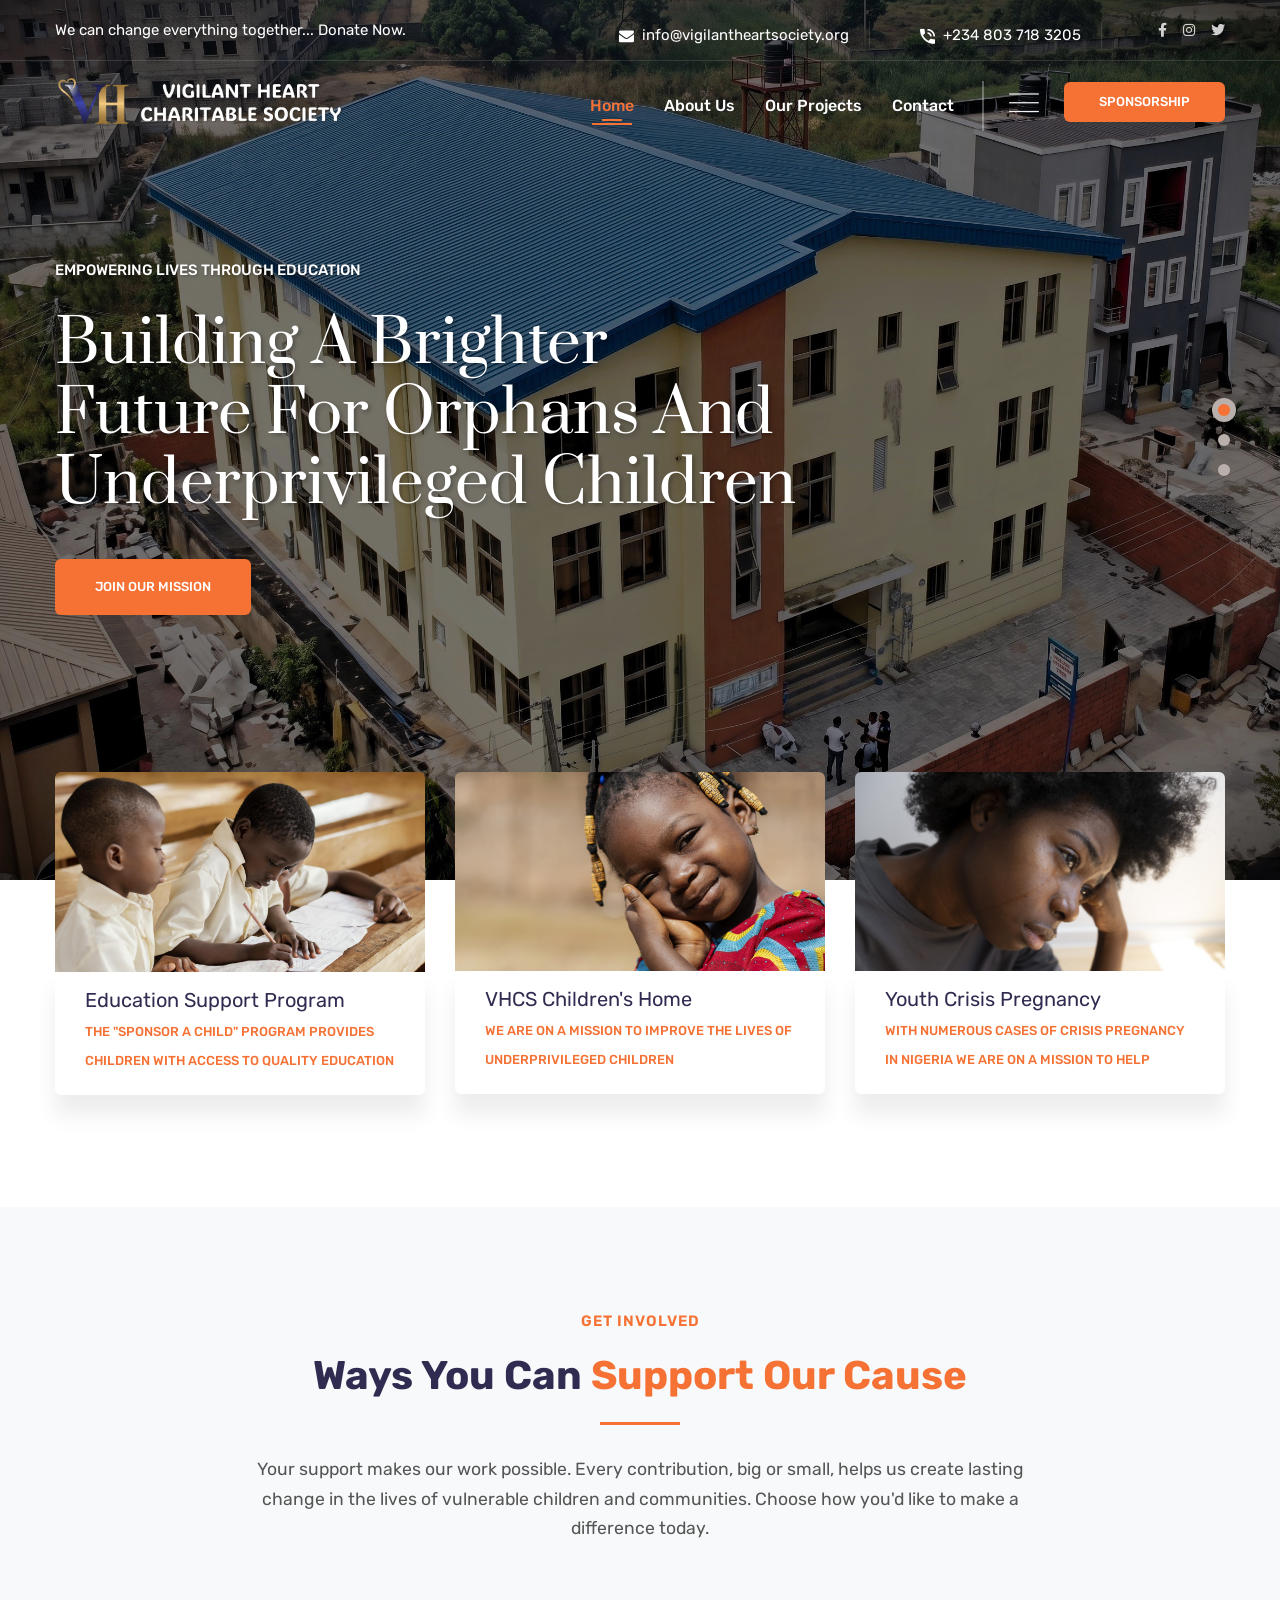
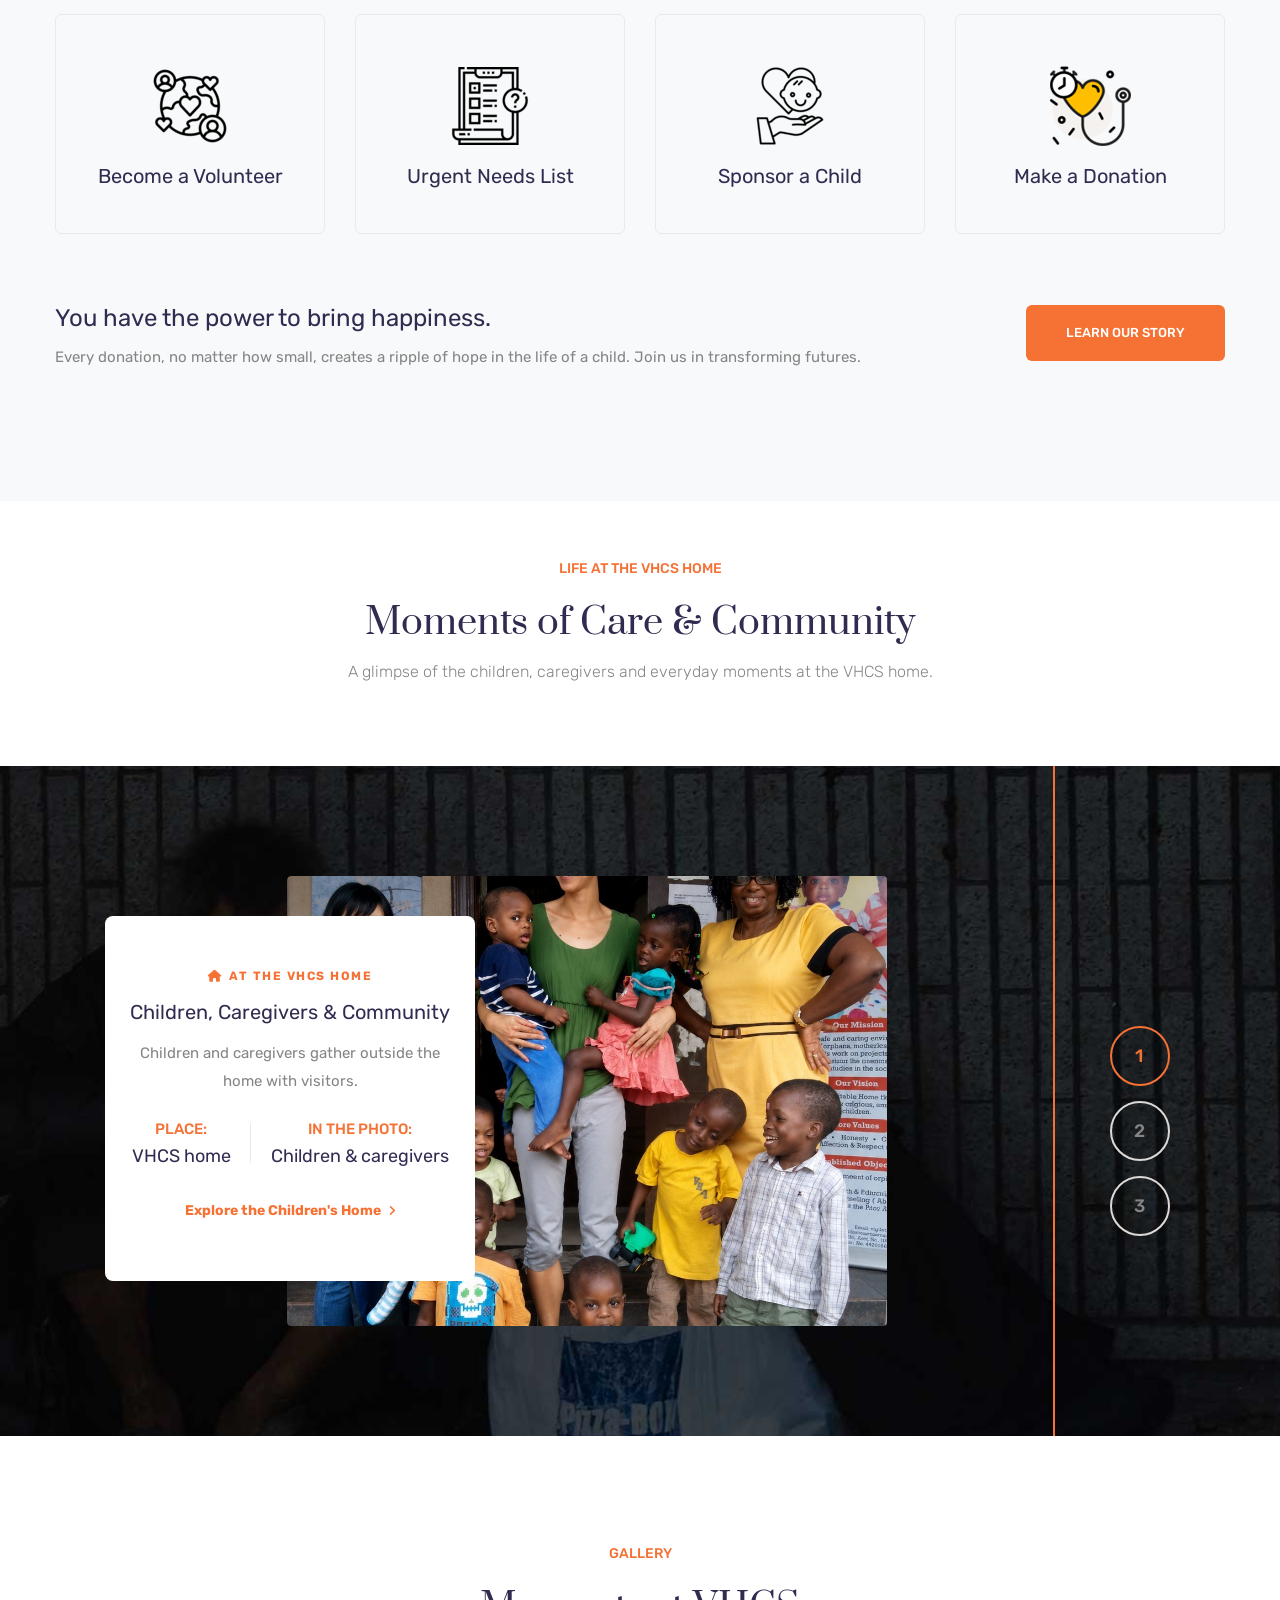
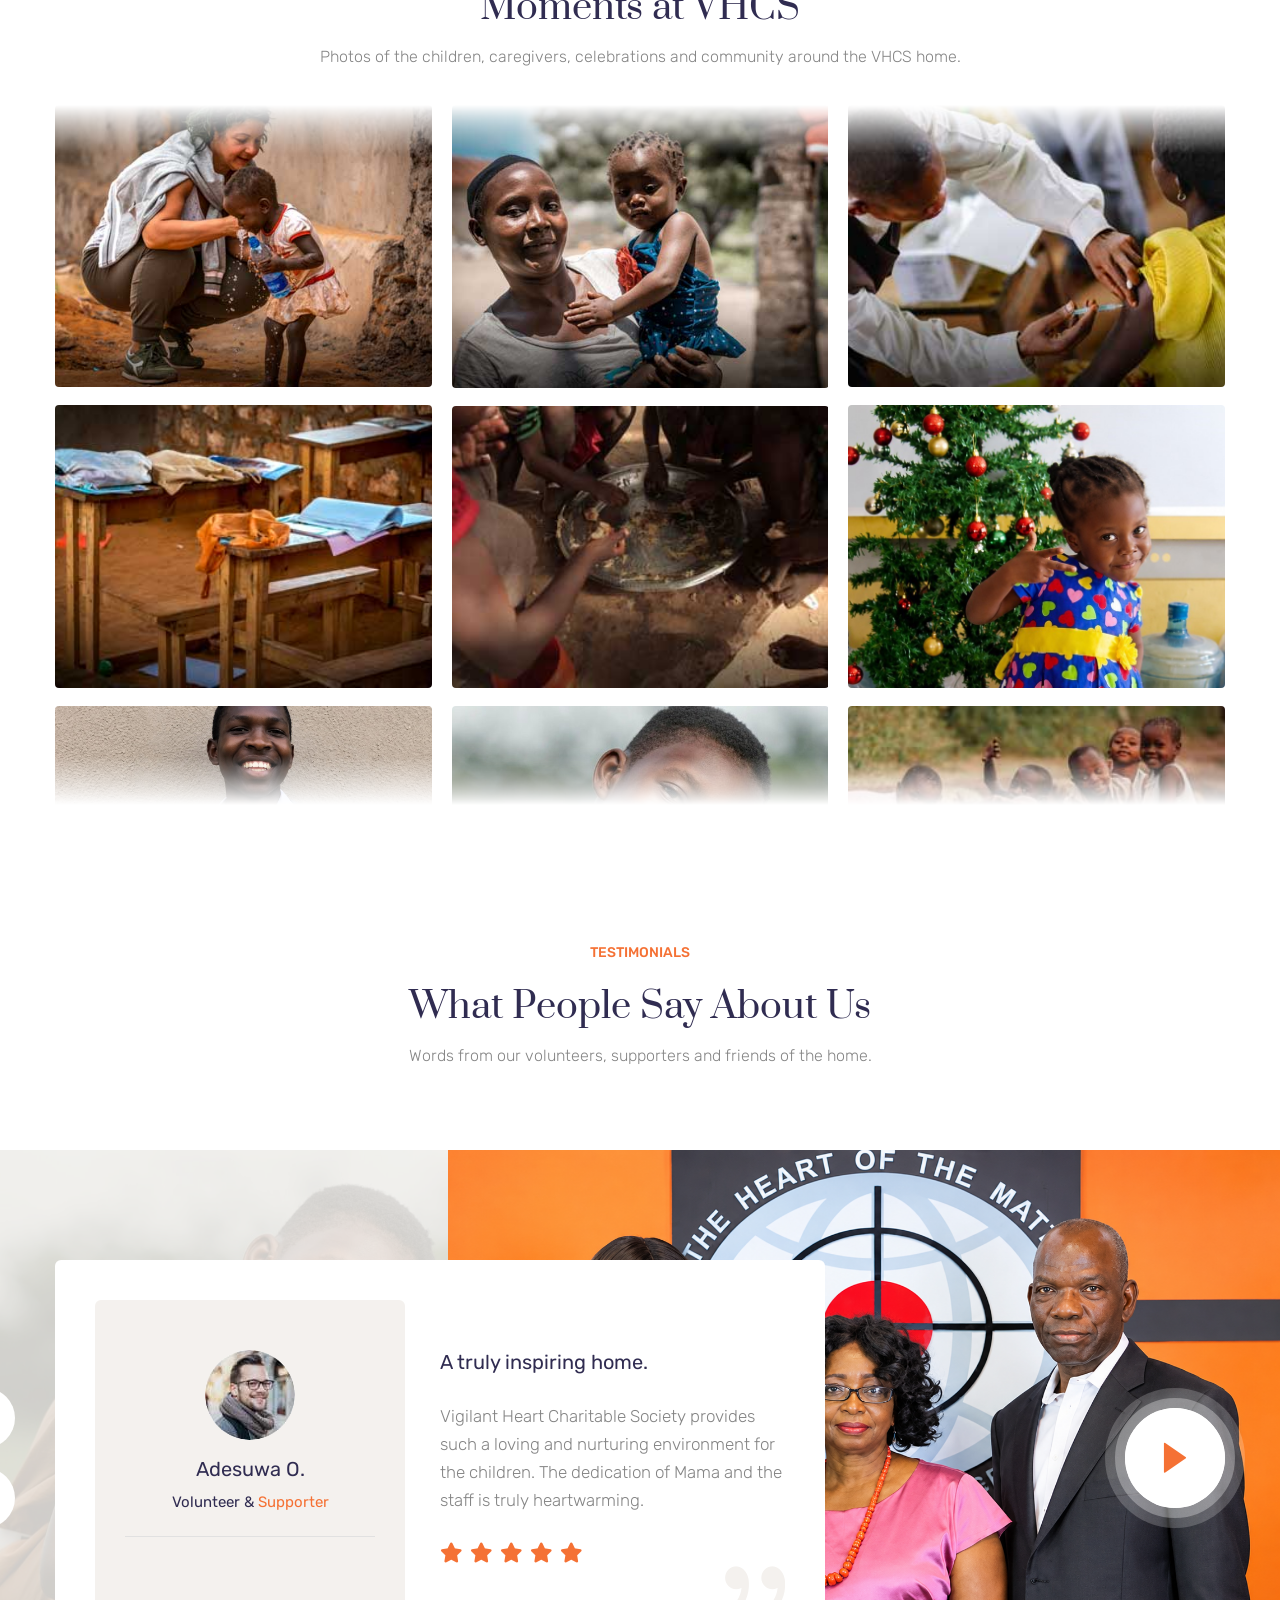
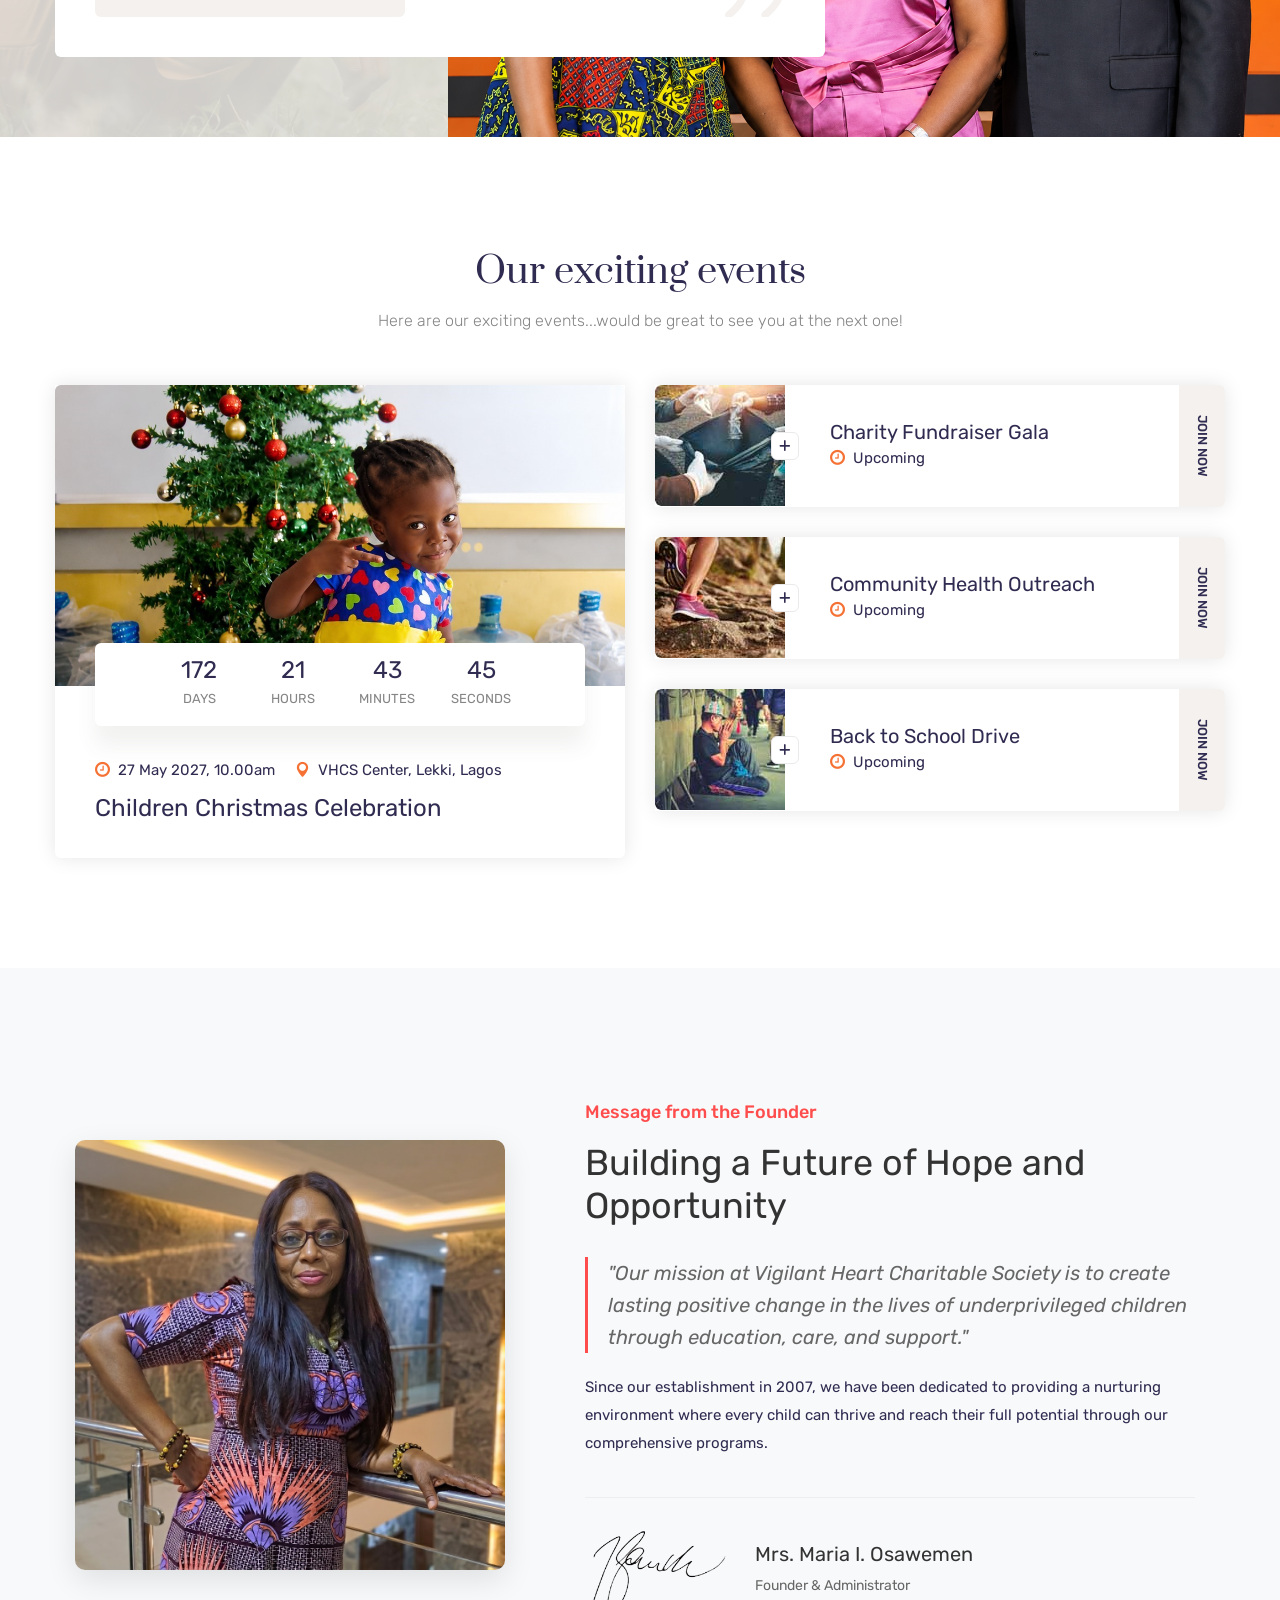
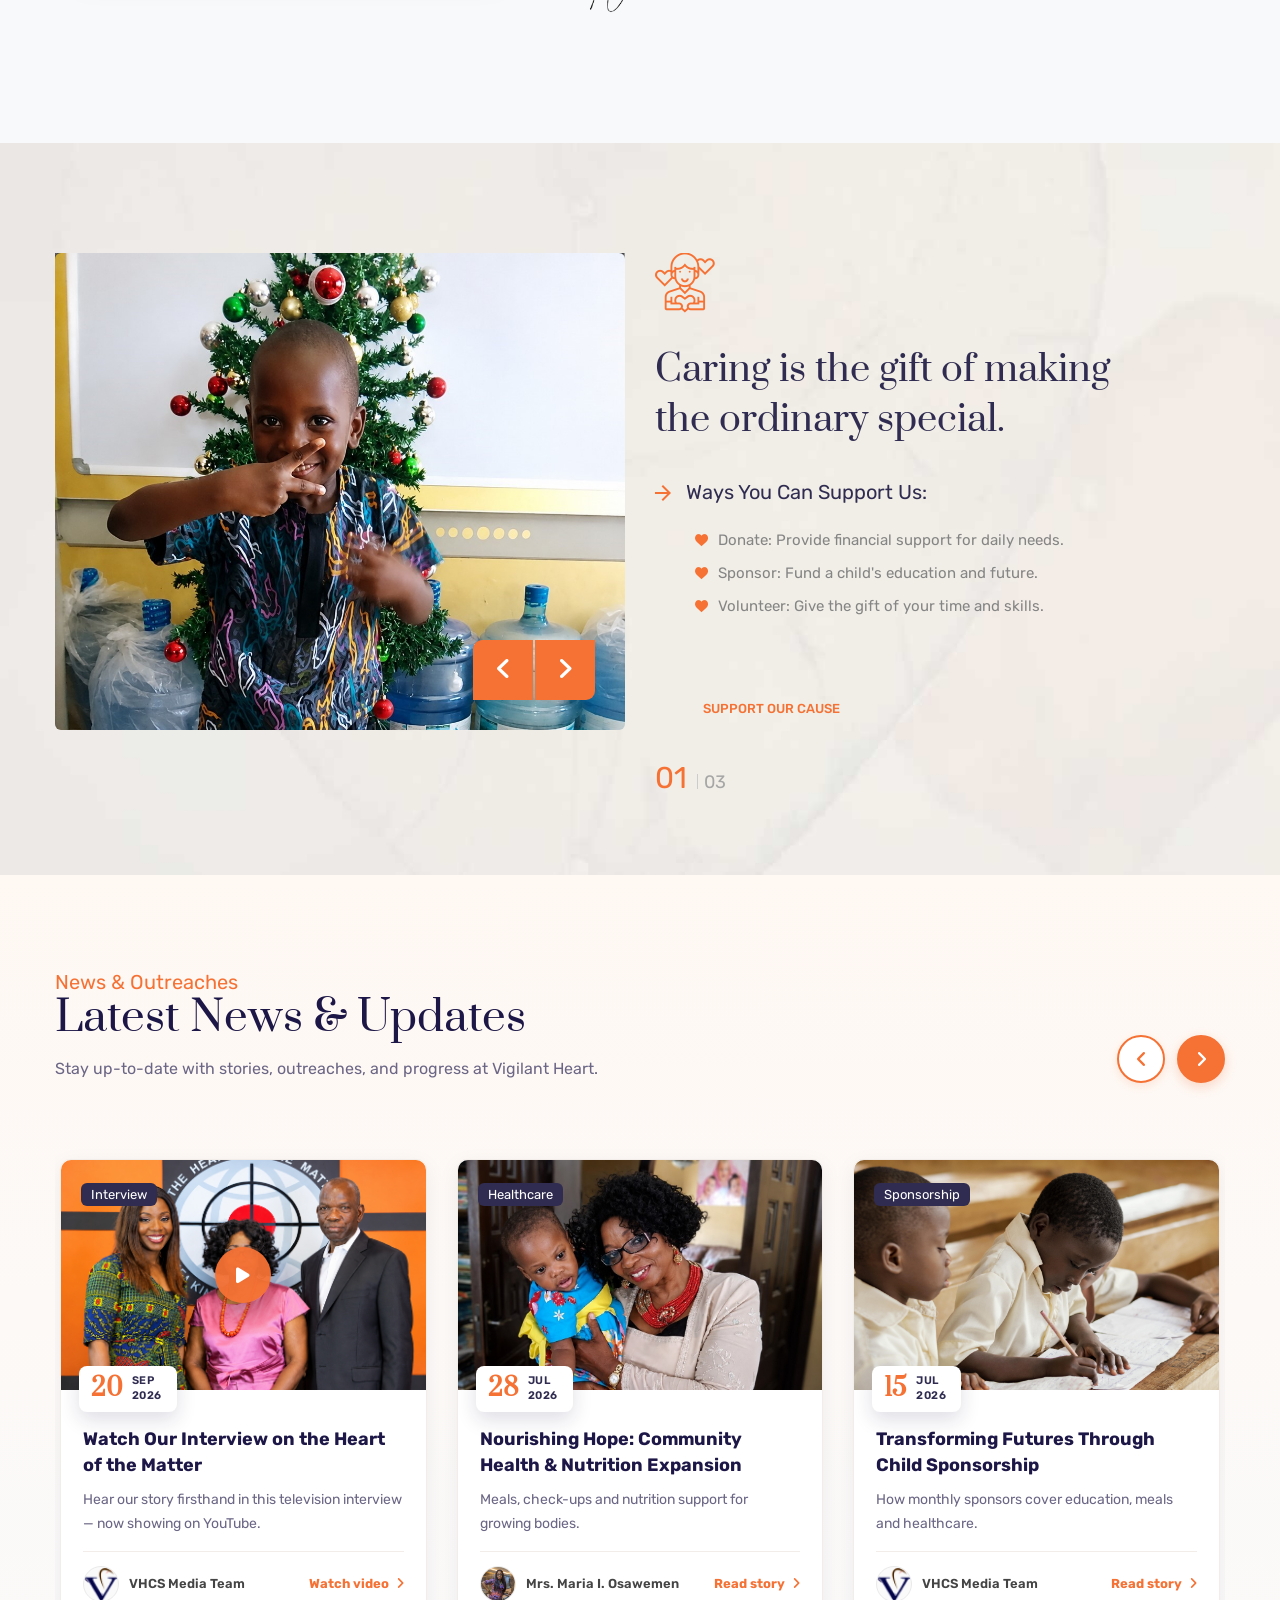
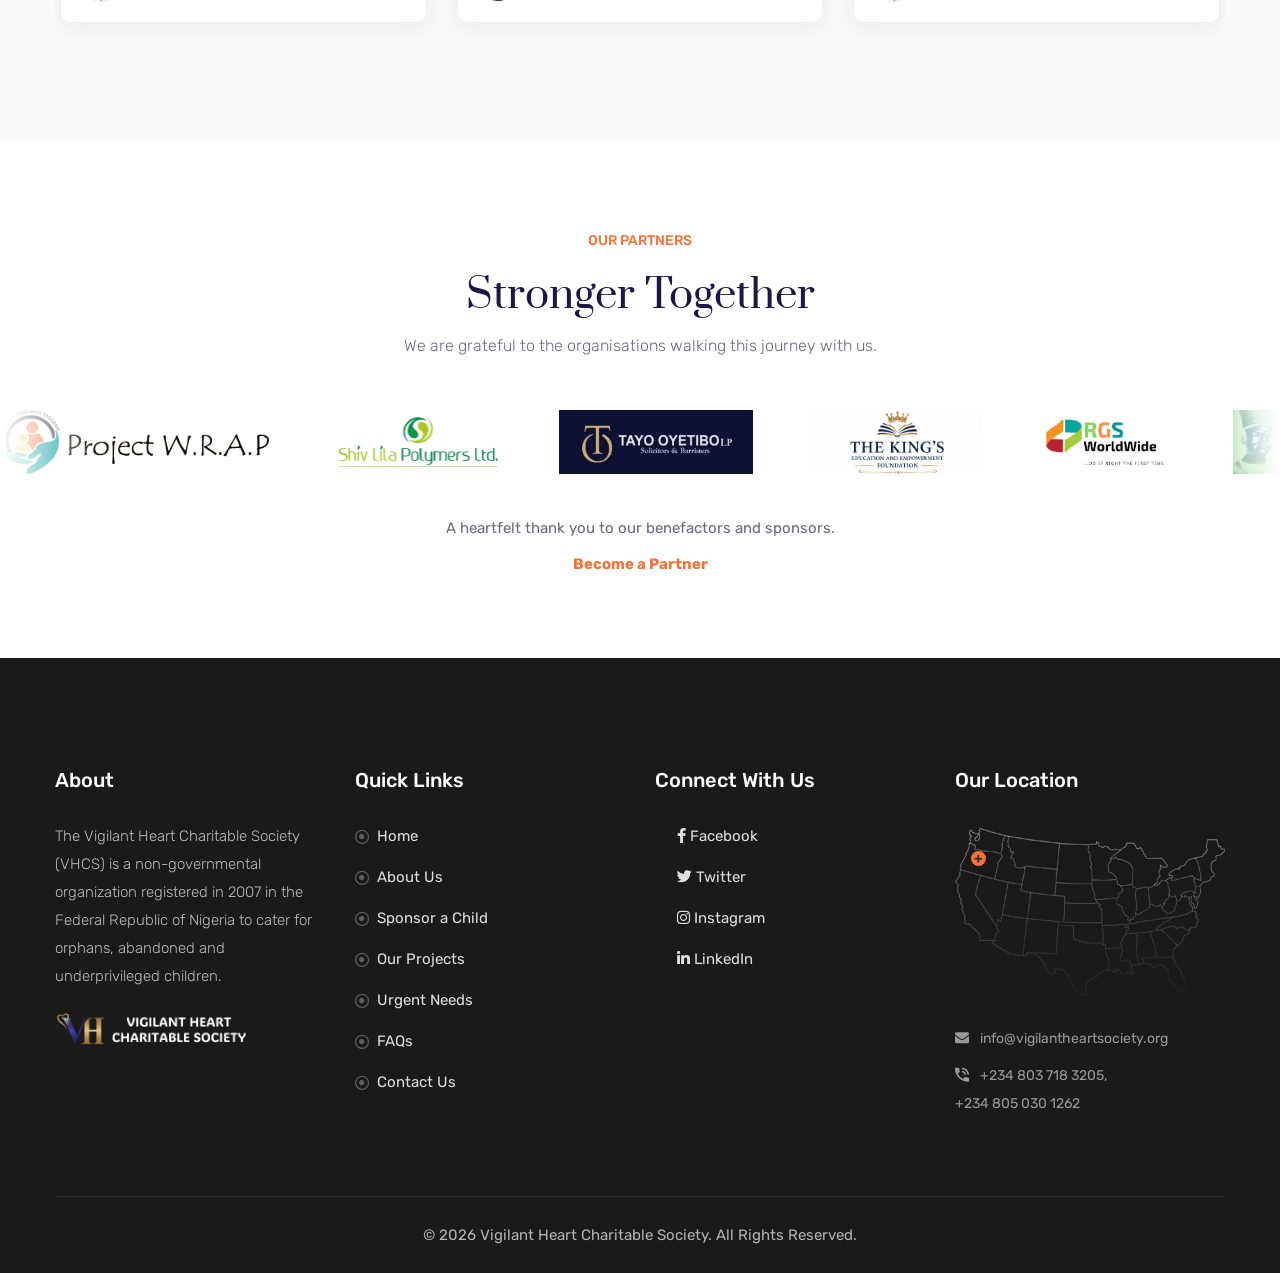
<file: index.html>
<!DOCTYPE html>
<html lang="en">

<head>
    <meta charset="utf-8">
    <meta name="description" content="Vigilant Heart Charitable Society is an orphanage and support center in Lagos, Nigeria, dedicated to caring for orphans, abandoned children, and underprivileged youth.">
    <title>We can change everything together | Vigilant Heart Charitable Society</title>

    <link rel="shortcut icon" href="images/favicon-2.png" type="image/x-icon">
    <link rel="icon" href="images/favicon-2.png" type="image/x-icon">

    <!-- Google Fonts -->
    <link href="https://fonts.googleapis.com/css?family=Prata|Rubik:300,400,500,700&amp;display=swap" rel="stylesheet">

    <!-- Stylesheets -->
    <link href="css/bootstrap.css" rel="stylesheet">
    <link href="css/jquery-ui.css" rel="stylesheet">
    <link href="css/swiper.min.css" rel="stylesheet">
    <link href="css/flaticon.css" rel="stylesheet">
    <link href="css/font-awesome.css" rel="stylesheet">
    <link href="css/animate.css" rel="stylesheet">
    <link href="css/custom-animate.css" rel="stylesheet">
    <link href="css/jquery.fancybox.min.css" rel="stylesheet">
    <link href="css/owl.css" rel="stylesheet">
    <link href="css/style.css" rel="stylesheet">
    <link href="css/sidebar-style.css" rel="stylesheet">
    <link href="css/responsive.css" rel="stylesheet">
    <link href="css/vhcs-custom.css" rel="stylesheet">
    <link href="https://cdnjs.cloudflare.com/ajax/libs/font-awesome/6.0.0-beta3/css/all.min.css" rel="stylesheet">

    <!-- Responsive -->
    <meta http-equiv="X-UA-Compatible" content="IE=edge">
    <meta name="viewport" content="width=device-width, initial-scale=1.0, maximum-scale=1.0, user-scalable=0">

</head>

<body>

    <div class="page-wrapper">
        <!-- Preloader -->
        <div class="loader-wrap">
            <div class="preloader"></div>
            <div class="layer layer-one"><span class="overlay"></span></div>
            <div class="layer layer-two"><span class="overlay"></span></div>
            <div class="layer layer-three"><span class="overlay"></span></div>
        </div>

        <!-- Main Header-->
        <header class="main-header style-two">
            <!-- Top bar -->
            <div class="top-bar style-two">
                <div class="auto-container">
                    <div class="wrapper-box">
                        <div class="left-content">
                            <div class="text">We can change everything together... <a href="#"
                                    class="donate-box-btn">Donate Now.</a></div>
                        </div>
                        <div class="right-content d-flex align-items-center">
                            <ul class="contact-info">
                                <li><span class="flaticon-mail"></span><a
                                        href="mailto:info@vigilantheartsociety.org">info@vigilantheartsociety.org</a>
                                </li>
                                <li><span class="flaticon-phone"></span><a href="tel:+2348050301262">+234 803 718 3205</a></li>
                            </ul>
                            <ul class="top-social-icons d-flex align-items-center">
                                <li><a href="#"><span class="fab fa-facebook-f"></span></a></li>
                                <li><a href="#"><span class="fab fa-instagram"></span></a></li>
                                <li><a href="#"><span class="fab fa-twitter"></span></a></li>
                            </ul>
                        </div>
                    </div>
                </div>
            </div>

            <!-- Header Upper -->
            <div class="header-upper style-two">
                <div class="auto-container">
                    <div class="wrapper-box">
                        <div class="logo-column">
                            <div class="logo-box">
                                <div class="logo"><a href="index.html"><img src="images/logo-2.png" alt="" title=""></a>
                                </div>
                            </div>
                        </div>
                        <div class="right-column">
                            <div class="option-wrapper">
                                <div class="nav-outer">

                                    <!-- Main Menu -->
                                    <nav class="main-menu navbar-expand-xl navbar-dark">

                                        <div class="collapse navbar-collapse">
                                            <ul class="navigation">
                                                <li class="current"><a href="index.html">Home</a>
                                                </li>
                                                <li class="dropdown"><a href="about.html">About Us</a>
                                                    <ul>
                                                        <li><a href="about.html#our-story">Our Story</a></li>
                                                        <li><a href="about.html#our-mission">Mission &amp; Vision</a></li>
                                                        <li><a href="about.html#our-team">Our Team</a></li>
                                                        <li><a href="about.html#faqs">FAQs</a>
                                                        </li>
                                                    </ul>
                                                </li>

                                                <li class="dropdown"><a href="projects.html">Our Projects</a>
                                                    <ul>
                                                        <li><a href="sponsor.html">Sponsor a Child</a></li>
                                                        <li><a href="child-welfare.html">VHCS Children's Home</a></li>
                                                        <li><a href="crisis-pregnancy.html">Youth Crisis Pregnancy</a></li>
                                                        <li><a href="documents/urgent-needs-list.pdf" target="_blank">Urgent Needs</a></li>
                                                    </ul>
                                                </li>
                                                <li><a href="contact.html">Contact</a></li>
                                            </ul>
                                        </div>
                                    </nav><!-- Main Menu End-->

                                </div>

                                <div class="navbar-btn-wrap">
                                    <button class="anim-menu-btn">
                                        <i class="flaticon-menu"></i>
                                    </button>
                                </div>
                                <div class="link-btn volunteer-btn">
                                    <a href="#" class="theme-btn btn-style-four"><span>Sponsorship</span></a>
                                </div>
                            </div>
                        </div>
                    </div>
                </div>
            </div>
            <!--End Header Upper-->

            <!--End Header Upper-->
            <div class="sticky-header style-two">
                <div class="auto-container">
                    <div class="wrapper-box">
                        <div class="logo-column">
                            <div class="logo-box">
                                <div class="logo"><a href="index.html"><img src="images/vhcs-logo.png" alt=""
                                            title=""></a></div>
                            </div>
                        </div>
                        <div class="menu-column">
                            <div class="nav-outer">

                                <div class="nav-inner">

                                    <!-- Main Menu -->
                                    <nav class="main-menu navbar-expand-xl navbar-dark">

                                        <div class="collapse navbar-collapse">
                                            <ul class="navigation">
                                            </ul>
                                        </div>
                                    </nav><!-- Main Menu End-->

                                </div>
                            </div>
                        </div>
                            <button type="button" class="anim-menu-btn sticky-menu-btn" aria-label="Open menu"><span class="flaticon-menu"></span></button>
                    </div>
                </div>
            </div>

            <!-- Mobile Menu  -->
            <div class="mobile-menu style-two">
                <div class="menu-box">
                    <div class="logo"><a href="index.html"><img src="images/logo-2.png" alt=""></a></div>
                    <!-- Main Menu -->
                    <nav class="main-menu navbar-expand-xl navbar-dark">
                        <div class="navbar-header">
                            <!-- Toggle Button -->
                            <button type="button" class="navbar-toggle" data-toggle="collapse"
                                data-target="#navbarSupportedContent" aria-controls="navbarSupportedContent"
                                aria-expanded="false" aria-label="Toggle navigation">
                                <span class="flaticon-menu"></span>
                            </button>
                        </div>

                        <div class="collapse navbar-collapse" id="navbarSupportedContent">
                            <ul class="navigation">

                            </ul>
                        </div>
                    </nav>
                    <!-- Main Menu End-->
                </div>

            </div>
            <!-- End Mobile Menu -->

            <div class="nav-overlay">
                <div class="cursor"></div>
                <div class="cursor-follower"></div>
            </div>
        </header>
        <!-- End Main Header -->

        <!-- Hidden Sidebar -->
        <section class="hidden-sidebar style-two close-sidebar">
            <div class="sidebar-backdrop"></div>
            <div class="sidebar-content">
                <div class="hidden-sidebar-close"><span class="flaticon-cross"></span></div>
                <div class="logo"><a href="#"><img src="images/vhcs-logo.png" alt=""></a></div>

                <div class="sidebar-inner-content">

                    <div class="sidebar-header">
                        <h3 class="title">A Glimpse of Hope</h3>
                        <p class="quote">"The smallest act of kindness is worth more than the grandest intention."</p>
                    </div>

                    <div class="stories-of-change">
                        <h4 class="stories-title">Stories of Change</h4>
                        <div class="story-card-wrapper">
                            <!-- Story Card 1 -->
                            <a href="#" class="story-card">
                                <div class="story-card-image"
                                    style="background-image: url('images/resource/cause-4.jpg');"></div>
                                <div class="story-card-content">
                                    <h5>Empowering Futures</h5>
                                    <p>Providing education to over 80 children in the home and rural communities.</p>
                                </div>
                            </a>
                            <!-- Story Card 2 -->
                            <a href="#" class="story-card">
                                <div class="story-card-image"
                                    style="background-image: url('images/resource/cause-5.jpg');"></div>
                                <div class="story-card-content">
                                    <h5>Nourishing Hope</h5>
                                    <p>Delivering daily meals to children and families in need.</p>
                                </div>
                            </a>
                            <!-- Story Card 3 -->
                            <a href="#" class="story-card">
                                <div class="story-card-image"
                                    style="background-image: url('images/resource/cause-6.jpg');"></div>
                                <div class="story-card-content">
                                    <h5>Building Health</h5>
                                    <p>Offering free medical check-ups and healthcare services.</p>
                                </div>
                            </a>
                        </div>
                    </div>

                    <div class="sidebar-footer">
                        <div class="action-icons">
                            <a href="#" class="action-icon donate-box-btn">
                                <i class="fa fa-heart"></i>
                                <span>Donate</span>
                            </a>
                            <a href="#" class="action-icon volunteer-btn">
                                <i class="fa fa-users"></i>
                                <span>Volunteer</span>
                            </a>
                            <a href="#project" class="action-icon">
                                <i class="fa fa-briefcase"></i>
                                <span>Projects</span>
                            </a>
                        </div>
                        <div class="social-links-sidebar">
                            <a href="#"><i class="fab fa-whatsapp"></i></a>
                            <a href="#"><i class="fab fa-twitter"></i></a>
                            <a href="#"><i class="fab fa-instagram"></i></a>
                            <a href="#"><i class="fab fa-linkedin"></i></a>
                        </div>
                    </div>

                </div>
            </div>
        </section>

        <!-- Bnner Section -->
        <section class="banner-section style-two">
            <div class="swiper-container banner-slider">
                <div class="swiper-wrapper">
                    <!-- Slide Item -->
                    <div class="swiper-slide" style="background-image: url(images/main-slider/1.jpg);">
                        <div class="content-outer">
                            <div class="content-box">
                                <div class="inner">
                                    <h4>Empowering Lives Through Education</h4>
                                    <h1>Building a Brighter <br>Future for Orphans and <br>Underprivileged Children</h1>
                                    <div class="link-box"><a href="#project" class="theme-btn btn-style-five"><span>Join Our
                                                Mission</span></a></div>
                                </div>
                            </div>
                        </div>
                    </div>

                    <!-- Slide Item -->
                    <div class="swiper-slide" style="background-image: url(images/main-slider/2.jpg);">
                        <div class="content-outer">
                            <div class="content-box justify-content-end">
                                <div class="inner">
                                    <h4>Making Dreams Possible</h4>
                                    <h1>Every Child Deserves <br>a Chance to <br>Thrive and Succeed</h1>
                                    <div class="link-box"><a href="#"
                                            class="theme-btn btn-style-five donate-box-btn"><span>Support Our
                                                Cause</span></a></div>
                                </div>
                            </div>
                        </div>
                    </div>

                    <!-- Slide Item -->
                    <div class="swiper-slide" style="background-image: url(images/main-slider/3.jpg);">
                        <div class="content-outer">
                            <div class="content-box">
                                <div class="inner">
                                    <h4>Creating Lasting Impact</h4>
                                    <h1>Transforming Lives <br>Through Care, <br>Education & Support</h1>
                                    <div class="link-box"><a href="#"
                                            class="theme-btn btn-style-five volunteer-btn"><span>Become a
                                                Volunteer</span></a></div>
                                </div>
                            </div>
                        </div>
                    </div>
                </div>
                <div class="banner-slider-pagination style-three"></div>
            </div>
        </section>
        <!-- End Bnner Section -->

        <!-- Causes Section Two -->
        <section class="causes-section-two">
            <div class="auto-container">
                <div class="cause-wrapper">
                    <div class="row">
                        <!-- Cause Block two -->
                        <div class="cause-block-two col-lg-4">
                            <div class="inner-box">
                                <div class="image">
                                    <img src="images/resource/sponosor-a-child.jpg" alt="">
                                    <div class="overlay">
                                        <a href="sponsor.html" class="theme-btn btn-style-seven"><span>Sponsor a
                                                Child</span></a>
                                    </div>
                                </div>
                                <div class="lower-content">
                                    <!--Progress Levels-->
                                    <div class="progress-levels style-two">

                                        <!--Skill Box-->
                                        <!-- <div class="progress-box wow fadeInRight" data-wow-delay="100ms" data-wow-duration="1500ms">
                                        <div class="inner">
                                            <div class="bar">
                                                <div class="bar-innner"><div class="bar-fill" data-percent="60"><div class="percent"></div></div></div>
                                            </div>
                                        </div>
                                    </div> -->
                                    </div>
                                    <div class="wrapper-box">
                                        <h4><a href="sponsor.html">Education Support Program</a></h4>
                                        <div class="info-box">
                                            <a href="sponsor.html"><span>The "Sponsor a Child" program provides children with
                                                    access to quality education</span></a>
                                        </div>
                                    </div>
                                </div>
                            </div>
                        </div>
                        <!-- Cause Block two -->
                        <div class="cause-block-two col-lg-4">
                            <div class="inner-box">
                                <div class="image">
                                    <img src="images/resource/portrait-smiley-young-african-boy_23-2148852718.jpg"
                                        alt="">
                                    <div class="overlay">
                                        <a href="child-welfare.html" class="theme-btn btn-style-seven"><span>More
                                                Details</span></a>
                                    </div>
                                </div>
                                <div class="lower-content">
                                    <!--Progress Levels-->
                                    <div class="progress-levels style-two">

                                        <!--Skill Box-->
                                        <!-- <div class="progress-box wow fadeInRight" data-wow-delay="100ms" data-wow-duration="1500ms">
                                        <div class="inner">
                                            <div class="bar">
                                                <div class="bar-innner"><div class="bar-fill" data-percent="82"><div class="percent"></div></div></div>
                                            </div>
                                        </div>
                                    </div> -->
                                    </div>
                                    <div class="wrapper-box">
                                        <h4><a href="child-welfare.html">VHCS Children's Home</a></h4>
                                        <div class="info-box">
                                            <a href="child-welfare.html"><span>We are on a mission to improve the lives of
                                                    underprivileged children</span></a>
                                        </div>
                                    </div>
                                </div>
                            </div>
                        </div>
                        <!-- Cause Block two -->
                        <div class="cause-block-two col-lg-4">
                            <div class="inner-box">
                                <div class="image">
                                    <img src="images/resource/young-depressed-adult-home.jpg" alt="">
                                    <div class="overlay">
                                        <a href="crisis-pregnancy.html" class="theme-btn btn-style-seven"><span>More
                                                Details</span></a>
                                    </div>
                                </div>
                                <div class="lower-content">
                                    <!--Progress Levels-->
                                    <div class="progress-levels style-two">

                                        <!--Skill Box-->
                                        <!-- <div class="progress-box wow fadeInRight" data-wow-delay="100ms" data-wow-duration="1500ms">
                                        <div class="inner">
                                            <div class="bar">
                                                <div class="bar-innner"><div class="bar-fill" data-percent="52"><div class="percent"></div></div></div>
                                            </div>
                                        </div>
                                    </div> -->
                                    </div>
                                    <div class="wrapper-box">
                                        <h4><a href="crisis-pregnancy.html">Youth Crisis Pregnancy</a></h4>
                                        <div class="info-box">
                                            <a href="crisis-pregnancy.html"><span>With numerous cases of crisis pregnancy in Nigeria we are
                                                    on a mission to help</span></a>
                                        </div>
                                    </div>
                                </div>
                            </div>
                        </div>
                    </div>
                </div>
            </div>
        </section>

        <!-- Feature Section -->
        <section class="feature-section bg-light" style="padding: 100px 0;">
            <div class="auto-container">
                <div class="text-center mb-5" style="margin-bottom: 70px !important;">
                    <span class="subtitle"
                        style="color: var(--theme-color-two); font-weight: 600; letter-spacing: 1px; text-transform: uppercase; display: block; margin-bottom: 15px;">Get
                        Involved</span>
                    <h1 style="font-size: 2.5rem; font-weight: 700; line-height: 1.3; margin-bottom: 20px;">Ways You Can
                        <span style="color: var(--theme-color-two);">Support Our Cause</span></h1>
                    <div class="divider mx-auto"
                        style="width: 80px; height: 3px; background: var(--theme-color-two); margin: 0 auto 30px;">
                    </div>
                    <p style="font-size: 1.1rem; color: #555; max-width: 800px; margin: 0 auto; line-height: 1.7;">
                        Your support makes our work possible. Every contribution, big or small, helps us create lasting
                        change in the lives of vulnerable children and communities.
                        Choose how you'd like to make a difference today.
                    </p>
                </div>
                <div class="row">
                    <!-- Feature Block Two -->
                    <div class="col-lg-3 col-md-6 feature-block-two">
                        <div class="inner-box">
                            <div class="icon-box">
                                <img src="images/icons/icon-6.png" alt="Volunteer">
                            </div>
                            <h4>Become a Volunteer</h4>
                            <div class="overlay">
                                <h4>Join Our Team</h4>
                                <div class="text">Make a direct impact by sharing your time and skills to support
                                    vulnerable children and communities.</div>
                                <div class="link-btn volunteer-btn"><a href="#" class="theme-btn btn-style-five"><span>Volunteer
                                            Now</span></a></div>
                            </div>
                        </div>
                    </div>
                    <!-- Feature Block Two -->
                    <div class="col-lg-3 col-md-6 feature-block-two">
                        <div class="inner-box">
                            <div class="icon-box">
                                <img src="images/icons/icon-7.png" alt="Urgent Needs">
                            </div>
                            <h4>Urgent Needs List</h4>
                            <div class="overlay">
                                <h4>Orphanage Needs</h4>
                                <div class="text">View and download our current list of urgent items needed at our
                                    orphanages and care centers.</div>
                                <div class="link-btn">
                                    <a href="documents/urgent-needs-list.pdf" class="theme-btn btn-style-five"
                                        target="_blank" download="VHCS-Urgent-Needs-List.pdf">
                                        <span>Download List</span>
                                    </a>
                                </div>
                            </div>
                        </div>
                    </div>
                    <!-- Feature Block Two -->
                    <div class="col-lg-3 col-md-6 feature-block-two">
                        <div class="inner-box">
                            <div class="icon-box">
                                <img src="images/icons/icon-8.png" alt="Sponsor">
                            </div>
                            <h4>Sponsor a Child</h4>
                            <div class="overlay">
                                <h4>Change a Life</h4>
                                <div class="text">Provide education, healthcare, and hope to a child in need through our
                                    sponsorship program.</div>
                                <div class="link-btn"><a href="#" class="theme-btn btn-style-five"><span>Sponsor
                                            Now</span></a></div>
                            </div>
                        </div>
                    </div>
                    <!-- Feature Block Two -->
                    <div class="col-lg-3 col-md-6 feature-block-two">
                        <div class="inner-box">
                            <div class="icon-box">
                                <img src="images/icons/icon-9.png" alt="Donate">
                            </div>
                            <h4>Make a Donation</h4>
                            <div class="overlay">
                                <h4>Support Our Cause</h4>
                                <div class="text">Your generous contribution helps us<br> provide essential services and
                                    <br>support to those in need.</div>
                                <div class="link-btn"><a href="#"
                                        class="theme-btn btn-style-five donate-box-btn"><span>Donate Now</span></a>
                                </div>
                            </div>
                        </div>
                    </div>
                </div>
            </div>
            <div class="call-to-action">
                <div class="auto-container">
                    <div class="wrapper-box">
                        <div class="left-content">
                            <h3>You have the power to bring happiness.</h3>
                            <div class="text">Every donation, no matter how small, creates a ripple of hope in the life of a child. Join us in transforming futures.</div>
                        </div>
                        <div class="right-content">
                            <a href="about.html" class="theme-btn btn-style-five"><span>Learn Our Story</span></a>
                        </div>
                    </div>
                </div>
            </div>
        </section>

        <!-- Recent Achievements Section -->
        <div class="auto-container">
            <div class="sec-title vhcs-sec-center">
                <h5 style="color: #f57134;">Life at the VHCS Home</h5>
                <h1>Moments of Care &amp; Community</h1>
                <div class="text">A glimpse of the children, caregivers and everyday moments at the VHCS home.</div>
            </div>
        </div>
        <section class="causes-section-three" style="background-image: url(images/background/bg-3.jpg);">
            <div class="auto-container">
                <div class="cause-carousel-wrapper">
                    <div class="single-item-carousel owl-theme owl-carousel owl-dot-style-one owl-nav-none">
                        <!-- Cause Block three -->
                        <div class="cause-block-three">
                            <div class="inner-box">
                                <div class="image">
                                    <img src="images/resource/image-14.jpg" alt="Children, caregivers and visitors gathered at the VHCS home">
                                </div>
                                <div class="content-wrapper">
                                    <div class="content">
                                        <span class="vhcs-achv-date"><i class="fa fa-home"></i>At the VHCS home</span>
                                        <h4><a href="child-welfare.html">Children, Caregivers &amp; Community</a></h4>
                                        <div class="text">Children and caregivers gather outside the home with visitors.</div>
                                        <ul class="info-box">
                                            <li><a href="child-welfare.html"><span>Place:</span> <br>VHCS home</a></li>
                                            <li><a href="child-welfare.html"><span>In the photo:</span> <br>Children &amp; caregivers</a></li>
                                        </ul>
                                        <a class="vhcs-read-more" href="child-welfare.html">Explore the Children's Home <i class="fa fa-angle-right"></i></a>
                                    </div>
                                </div>
                            </div>
                        </div>
                        <!-- Cause Block three -->
                        <div class="cause-block-three">
                            <div class="inner-box">
                                <div class="image">
                                    <img src="images/resource/image-12.jpg" alt="A child celebrating beside a Christmas tree">
                                </div>
                                <div class="content-wrapper">
                                    <div class="content">
                                        <span class="vhcs-achv-date"><i class="fa fa-gift"></i>Christmas at VHCS</span>
                                        <h4><a href="child-welfare.html">A Christmas Moment</a></h4>
                                        <div class="text">A child smiles beside the Christmas tree during the holiday season.</div>
                                        <ul class="info-box">
                                            <li><a href="child-welfare.html"><span>Occasion:</span> <br>Christmas</a></li>
                                            <li><a href="child-welfare.html"><span>Setting:</span> <br>Children's home</a></li>
                                        </ul>
                                        <a class="vhcs-read-more" href="child-welfare.html">Explore the Children's Home <i class="fa fa-angle-right"></i></a>
                                    </div>
                                </div>
                            </div>
                        </div>
                        <!-- Cause Block three -->
                        <div class="cause-block-three">
                            <div class="inner-box">
                                <div class="image">
                                    <img src="images/resource/image-13.jpg" alt="A caregiver holding a baby at the VHCS home">
                                </div>
                                <div class="content-wrapper">
                                    <div class="content">
                                        <span class="vhcs-achv-date"><i class="fa fa-heart"></i>Everyday care</span>
                                        <h4><a href="child-welfare.html">Care and Connection</a></h4>
                                        <div class="text">A caregiver holds a young child at the VHCS home.</div>
                                        <ul class="info-box">
                                            <li><a href="child-welfare.html"><span>Focus:</span> <br>Children's care</a></li>
                                            <li><a href="child-welfare.html"><span>In the photo:</span> <br>Caregiver &amp; child</a></li>
                                        </ul>
                                        <a class="vhcs-read-more" href="child-welfare.html">Explore the Children's Home <i class="fa fa-angle-right"></i></a>
                                    </div>
                                </div>
                            </div>
                        </div>
                    </div>
                </div>
            </div>
        </section>

        <!-- Projects Section -->
        <section class="projects-section vhcs-gallery-section" id="project">
            <div class="auto-container">
                <div class="sec-title text-center">
                    <h5 style="color: #f57134;">Gallery</h5>
                    <h1>Moments at VHCS</h1>
                    <div class="text">Photos of the children, caregivers, celebrations and community around the VHCS home.</div>
                </div>
                <div class="vhcs-photo-gallery" role="region" aria-label="A moving gallery of VHCS photos">
                    <div class="vhcs-photo-column vhcs-photo-up">
                        <div class="vhcs-photo-track">
                            <div class="vhcs-photo-group">
                                <figure class="vhcs-photo-card"><img src="images/resource/project-1.jpg" alt="A caregiver helping a child drink water outdoors" loading="lazy" decoding="async"></figure>
                                <figure class="vhcs-photo-card"><img src="images/resource/project-3.jpg" alt="A classroom prepared for learning" loading="lazy" decoding="async"></figure>
                                <figure class="vhcs-photo-card"><img src="images/main-slider/55.jpg" alt="A student in school uniform" loading="lazy" decoding="async"></figure>
                            </div>
                            <div class="vhcs-photo-group" aria-hidden="true">
                                <figure class="vhcs-photo-card"><img src="images/resource/project-1.jpg" alt="" loading="lazy" decoding="async"></figure>
                                <figure class="vhcs-photo-card"><img src="images/resource/project-3.jpg" alt="" loading="lazy" decoding="async"></figure>
                                <figure class="vhcs-photo-card"><img src="images/main-slider/55.jpg" alt="" loading="lazy" decoding="async"></figure>
                            </div>
                        </div>
                    </div>
                    <div class="vhcs-photo-column vhcs-photo-down">
                        <div class="vhcs-photo-track">
                            <div class="vhcs-photo-group">
                                <figure class="vhcs-photo-card"><img src="images/resource/project-2.jpg" alt="A caregiver holding a young child outdoors" loading="lazy" decoding="async"></figure>
                                <figure class="vhcs-photo-card"><img src="images/resource/project-4.jpg" alt="Children sharing a meal" loading="lazy" decoding="async"></figure>
                                <figure class="vhcs-photo-card"><img src="images/resource/event-n4.jpg" alt="A smiling boy outdoors" loading="lazy" decoding="async"></figure>
                            </div>
                            <div class="vhcs-photo-group" aria-hidden="true">
                                <figure class="vhcs-photo-card"><img src="images/resource/project-2.jpg" alt="" loading="lazy" decoding="async"></figure>
                                <figure class="vhcs-photo-card"><img src="images/resource/project-4.jpg" alt="" loading="lazy" decoding="async"></figure>
                                <figure class="vhcs-photo-card"><img src="images/resource/event-n4.jpg" alt="" loading="lazy" decoding="async"></figure>
                            </div>
                        </div>
                    </div>
                    <div class="vhcs-photo-column vhcs-photo-up vhcs-photo-third">
                        <div class="vhcs-photo-track">
                            <div class="vhcs-photo-group">
                                <figure class="vhcs-photo-card"><img src="images/resource/project-5.jpg" alt="A health worker caring for a child" loading="lazy" decoding="async"></figure>
                                <figure class="vhcs-photo-card"><img src="images/resource/event-4.jpg" alt="A child celebrating beside the Christmas tree" loading="lazy" decoding="async"></figure>
                                <figure class="vhcs-photo-card"><img src="images/resource/news-5.jpg" alt="Children together outdoors" loading="lazy" decoding="async"></figure>
                            </div>
                            <div class="vhcs-photo-group" aria-hidden="true">
                                <figure class="vhcs-photo-card"><img src="images/resource/project-5.jpg" alt="" loading="lazy" decoding="async"></figure>
                                <figure class="vhcs-photo-card"><img src="images/resource/event-4.jpg" alt="" loading="lazy" decoding="async"></figure>
                                <figure class="vhcs-photo-card"><img src="images/resource/news-5.jpg" alt="" loading="lazy" decoding="async"></figure>
                            </div>
                        </div>
                    </div>
                </div>
            </div>
        </section>

        <!-- Testimonial Section -->
        <div class="auto-container">
            <div class="sec-title vhcs-sec-center">
                <h5 style="color: #f57134;">Testimonials</h5>
                <h1>What People Say About Us</h1>
                <div class="text">Words from our volunteers, supporters and friends of the home.</div>
            </div>
        </div>
        <section class="testimonial-section">
            <div class="sec-bg-one" style="background-image: url(images/background/bg-6.jpg);"></div>
            <div class="sec-bg-two" style="background-image: url(images/background/bg-4.jpg);"></div>
            <div class="auto-container">
                <div class="row align-items-lg-center justify-content-lg-between">
                    <div class="col-lg-8">
                        <div class="testimonial-carousel-wrapper">
                            <div class="single-item-carousel owl-carousel owl-theme">
                                <div class="testimonial-block-one">
                                    <div class="inner-box">
                                        <div class="author-box">
                                            <div class="author-info">
                                                <div class="image"><img src="images/resource/client-thumb-1.jpg" alt="">
                                                </div>
                                                <div class="author-title">Adesuwa O.</div>
                                                <div class="designation">Volunteer & <a href="#">Supporter</a></div>
                                                <div class="logo"></div>
                                            </div>
                                        </div>
                                        <div class="content-box">
                                            <h4>A truly inspiring home.</h4>
                                            <div class="text">Vigilant Heart Charitable Society provides such a loving and nurturing environment for the children. The dedication of Mama and the staff is truly heartwarming.</div>
                                            <div class="rating">
                                                <a href="#"><span class="fa fa-star"></span></a>
                                                <a href="#"><span class="fa fa-star"></span></a>
                                                <a href="#"><span class="fa fa-star"></span></a>
                                                <a href="#"><span class="fa fa-star"></span></a>
                                                <a href="#"><span class="fa fa-star"></span></a>
                                            </div>
                                            <div class="quote"><span class="flaticon-quote"></span></div>
                                        </div>
                                    </div>
                                </div>
                                <div class="testimonial-block-one">
                                    <div class="inner-box">
                                        <div class="author-box">
                                            <div class="author-info">
                                                <div class="image"><img src="images/resource/client-thumb-1.jpg" alt="">
                                                </div>
                                                <div class="author-title">Adesuwa O.</div>
                                                <div class="designation">Volunteer & <a href="#">Supporter</a></div>
                                                <div class="logo"></div>
                                            </div>
                                        </div>
                                        <div class="content-box">
                                            <h4>A truly inspiring home.</h4>
                                            <div class="text">Vigilant Heart Charitable Society provides such a loving and nurturing environment for the children. The dedication of Mama and the staff is truly heartwarming.</div>
                                            <div class="rating">
                                                <a href="#"><span class="fa fa-star"></span></a>
                                                <a href="#"><span class="fa fa-star"></span></a>
                                                <a href="#"><span class="fa fa-star"></span></a>
                                                <a href="#"><span class="fa fa-star"></span></a>
                                                <a href="#"><span class="fa fa-star"></span></a>
                                            </div>
                                            <div class="quote"><span class="flaticon-quote"></span></div>
                                        </div>
                                    </div>
                                </div>
                            </div>
                        </div>
                    </div>
                    <div class="col-lg-4">
                        <div class="default-video-box">
                            <a href="https://www.youtube.com/watch?v=fhUwT9e5NNs"
                                class="overlay-link lightbox-image video-fancybox ripple"><span
                                    class="flaticon-multimedia-1"></span></a>
                        </div>
                    </div>
                </div>
            </div>
        </section>

        <!-- Events Section Two -->
        <section class="events-section-two">
            <div class="auto-container">
                <div class="sec-title text-center">
                    <h1>Our exciting events</h1>
                    <div class="text">Here are our exciting events...would be great to see you at the next one!</div>
                </div>
                <div class="row">
                    <div class="col-lg-6">
                        <div class="event-block-two">
                            <div class="inner-box">
                                <div class="image"><a href="event-details.html"><img src="images/resource/event-4.jpg"
                                            alt=""></a></div>
                                <div class="lower-content">
                                    <div class="countdown-timer">
                                        <div class="default-coundown">
                                            <div class="box">
                                                <div class="countdown time-countdown-two"
                                                    data-countdown-time="2027/05/27"></div>
                                            </div>
                                        </div>
                                    </div>
                                    <div class="event-info">
                                        <div class="time"><span class="flaticon-clock"></span>27 May 2027, 10.00am</div>
                                        <div class="location"><span class="flaticon-point"></span>VHCS Center, Lekki, Lagos
                                        </div>
                                    </div>
                                    <h3><a href="#">Children Christmas Celebration</a></h3>
                                </div>
                            </div>
                        </div>
                    </div>
                    <div class="col-lg-6">
                        <div class="event-block-three">
                            <div class="inner-box">
                                <div class="image"><a href="event-details.html"><img src="images/resource/event-5.jpg"
                                            alt=""></a></div>
                                <div class="content">
                                    <div class="toggle-btn"><span class="fa fa-plus"></span></div>
                                    <h4><a href="#">Charity Fundraiser Gala</a></h4>
                                    <div class="time"><span class="flaticon-clock"></span>Upcoming</div>
                                    <div class="text">Join us for an evening of giving back and supporting <br>the children's education fund.</div>
                                </div>
                                <a href="event-details.html" class="join-btn">Join Now</a>
                            </div>
                        </div>
                        <div class="event-block-three">
                            <div class="inner-box">
                                <div class="image"><a href="event-details.html"><img src="images/resource/event-6.jpg"
                                            alt=""></a></div>
                                <div class="content">
                                    <div class="toggle-btn"><span class="fa fa-plus"></span></div>
                                    <h4><a href="#">Community Health Outreach</a></h4>
                                    <div class="time"><span class="flaticon-clock"></span>Upcoming</div>
                                    <div class="text">Providing free medical check-ups and supplies <br>to underprivileged families in our community.</div>
                                </div>
                                <a href="event-details.html" class="join-btn">Join Now</a>
                            </div>
                        </div>
                        <div class="event-block-three">
                            <div class="inner-box">
                                <div class="image"><a href="event-details.html"><img src="images/resource/event-7.jpg"
                                            alt=""></a></div>
                                <div class="content">
                                    <div class="toggle-btn"><span class="fa fa-plus"></span></div>
                                    <h4><a href="#">Back to School Drive</a></h4>
                                    <div class="time"><span class="flaticon-clock"></span>Upcoming</div>
                                    <div class="text">Help us equip our children with the necessary <br>books, bags, and stationery for the new term.</div>
                                </div>
                                <a href="event-details.html" class="join-btn">Join Now</a>
                            </div>
                        </div>
                    </div>
                </div>
            </div>
        </section>

        <!-- Message from Founder Section -->
        <section class="founder-message-section" style="background-color: #f8f9fa;">
            <div class="auto-container">
                <div class="row align-items-center">
                    <!-- Founder Image Column -->
                    <div class="col-lg-5 col-md-12">
                        <div class="founder-image-wrapper">
                            <div class="image-box">
                                <img src="images/resource/founder-image.jpg" alt="Founder" class="main-image">
                            </div>
                        </div>
                    </div>
                    <!-- Founder Message Column -->
                    <div class="col-lg-7 col-md-12">
                        <div class="founder-content">
                            <div class="sec-title">
                                <span class="sub-title">Message from the Founder</span>
                                <h2>Building a Future of Hope and Opportunity</h2>
                            </div>
                            <div class="text-content">
                                <p class="lead-text">"Our mission at Vigilant Heart Charitable Society is to create
                                    lasting positive change in the lives of underprivileged children through education,
                                    care, and support."</p>
                                <p>Since our establishment in 2007, we have been dedicated to providing a nurturing
                                    environment where every child can thrive and reach their full potential through our
                                    comprehensive programs.</p>

                                <div class="founder-signature">
                                    <img src="images/resource/signature.png" alt="Founder's Signature">
                                    <div class="founder-info">
                                        <h4>Mrs. Maria I. Osawemen</h4>
                                        <span>Founder & Administrator</span>
                                    </div>
                                </div>
                            </div>
                        </div>
                    </div>
                </div>
            </div>
        </section>

        <!-- Volunteer Section Two -->
        <section class="volunteer-section-two" style="background-image: url(images/background/bg-7.jpg);">
            <div class="auto-container">
                <div class="volunteer-carousel">
                    <div class="row">
                        <div class="col-lg-6">
                            <div class="swiper-container volunteer-image">
                                <div class="swiper-wrapper">
                                    <div class="swiper-slide">
                                        <div class="author-thumb"><img src="images/resource/image-12.jpg" alt=""></div>
                                    </div>
                                    <div class="swiper-slide">
                                        <div class="author-thumb"><img src="images/resource/image-13.jpg" alt=""></div>
                                    </div>
                                    <div class="swiper-slide">
                                        <div class="author-thumb"><img src="images/resource/image-14.jpg" alt=""></div>
                                    </div>
                                </div>
                                <div class="swiper-nav-button">
                                    <!-- Add Arrows -->
                                    <div class="swiper-button-next"><i class="fa fa-angle-right"></i></div>
                                    <div class="swiper-button-prev"><i class="fa fa-angle-left"></i></div>
                                </div>
                            </div>
                        </div>
                        <div class="col-lg-6">
                            <div class="swiper-container volunteer-content">
                                <div class="swiper-wrapper">
                                    <div class="swiper-slide">
                                        <!-- Support Block 1: Ways to Support -->
                                        <div class="volunteer-block">
                                            <div class="inner-box">
                                                <div class="icon-box"><span class="flaticon-love"></span></div>
                                                <h1>Caring is the gift of making <br>the ordinary special.</h1>
                                                <h4><span class="flaticon-next"></span>Ways You Can Support Us:</h4>
                                                <ul class="list">
                                                    <li>Donate: Provide financial support for daily needs.</li>
                                                    <li>Sponsor: Fund a child's education and future.</li>
                                                    <li>Volunteer: Give the gift of your time and skills.</li>
                                                </ul>
                                                <a href="#" class="theme-btn btn-style-one donate-box-btn mt-4"><span>Support Our Cause</span></a>
                                            </div>
                                        </div>
                                    </div>
                                    <div class="swiper-slide">
                                        <!-- Support Block 2: Core Values -->
                                        <div class="volunteer-block">
                                            <div class="inner-box">
                                                <div class="icon-box"><span class="flaticon-love"></span></div>
                                                <h1>Our core values drive <br>everything we do.</h1>
                                                <h4><span class="flaticon-next"></span>Our Core Values:</h4>
                                                <ul class="list">
                                                    <li>Education: Nurturing every child's potential.</li>
                                                    <li>Family: Providing a loving, safe home.</li>
                                                    <li>Integrity: Building strong character for the future.</li>
                                                </ul>
                                                <a href="about.html" class="theme-btn btn-style-one mt-4"><span>Learn More</span></a>
                                            </div>
                                        </div>
                                    </div>
                                    <div class="swiper-slide">
                                        <!-- Support Block 3: Volunteer Guide -->
                                        <div class="volunteer-block">
                                            <div class="inner-box">
                                                <div class="icon-box"><span class="flaticon-love"></span></div>
                                                <h1>Give the gift of your <br>time and skills.</h1>
                                                <h4><span class="flaticon-next"></span>How to Start Volunteering:</h4>
                                                <ul class="list">
                                                    <li>Why: Make a direct impact on a child's life.</li>
                                                    <li>Roles: Mentoring, healthcare, event organization.</li>
                                                    <li>How: Fill out our simple online form to get started.</li>
                                                </ul>
                                                <a href="#" class="theme-btn btn-style-one volunteer-btn mt-4"><span>Volunteer Now</span></a>
                                            </div>
                                        </div>
                                    </div>
                                </div>
                                <div class="swiper-counter-two">
                                    <div id="current">01</div>
                                    <div id="total"></div>
                                </div>
                            </div>
                        </div>
                    </div>
                </div>
            </div>
        </section>

        <style>
            .founder-message-section {
                padding: 100px 0;
                position: relative;
                overflow: hidden;
            }

            .volunteer-block .btn-style-one {
                border-color: #f57134;
                color: #f57134;
            }
            
            .volunteer-block .btn-style-one:hover {
                background-color: #f57134;
                color: #ffffff;
            }

            .founder-image-wrapper {
                position: relative;
                padding: 20px;
            }

            .founder-image-wrapper .image-box {
                position: relative;
                border-radius: 10px;
                overflow: visible;
                box-shadow: 0 10px 30px rgba(0, 0, 0, 0.1);
            }

            .founder-image-wrapper .main-image {
                width: 100%;
                height: auto;
                border-radius: 10px;
                transition: transform 0.3s ease;
            }

            .founder-image-wrapper:hover .main-image {
                transform: scale(1.02);
            }

            .founder-content {
                padding: 30px;
            }

            .founder-content .sec-title {
                margin-bottom: 30px;
            }

            .founder-content .sub-title {
                color: #ff4d4d;
                font-size: 18px;
                font-weight: 500;
                margin-bottom: 15px;
                display: block;
            }

            .founder-content h2 {
                font-size: 36px;
                line-height: 1.2;
                margin-bottom: 20px;
                color: #333333;
            }

            .founder-content .lead-text {
                font-size: 20px;
                line-height: 1.6;
                color: #666666;
                font-style: italic;
                margin-bottom: 20px;
                padding-left: 20px;
                border-left: 3px solid #ff4d4d;
            }

            .feature-grid {
                display: grid;
                grid-template-columns: repeat(2, 1fr);
                gap: 30px;
                margin: 40px 0;
            }

            .feature-item {
                text-align: center;
                padding: 20px;
                background: #ffffff;
                border-radius: 10px;
                box-shadow: 0 5px 15px rgba(0, 0, 0, 0.05);
                transition: transform 0.3s ease;
            }

            .feature-item:hover {
                transform: translateY(-5px);
            }

            .feature-item .icon-box {
                width: 70px;
                height: 70px;
                background: #fff5f5;
                border-radius: 50%;
                display: flex;
                align-items: center;
                justify-content: center;
                margin: 0 auto 15px;
            }

            .feature-item .icon-box span {
                font-size: 30px;
                color: #ff4d4d;
            }

            .feature-item h4 {
                font-size: 18px;
                margin-bottom: 10px;
                color: #333333;
            }

            .feature-item p {
                font-size: 14px;
                color: #666666;
                margin: 0;
            }

            .founder-signature {
                display: flex;
                align-items: center;
                margin-top: 40px;
                padding-top: 30px;
                border-top: 1px solid #eeeeee;
            }

            .founder-signature img {
                max-width: 150px;
                margin-right: 20px;
            }

            .founder-info h4 {
                font-size: 20px;
                margin-bottom: 5px;
                color: #333333;
            }

            .founder-info span {
                font-size: 14px;
                color: #666666;
            }

            @media (max-width: 991px) {
                .founder-message-section {
                    padding: 60px 0;
                }

                .founder-content {
                    padding: 30px 0;
                }

                .feature-grid {
                    grid-template-columns: 1fr;
                }

                .founder-image-wrapper {
                    margin-bottom: 40px;
                }

                /* Social Media & Contact Styles */
                .social-links a {
                    transition: all 0.3s ease;
                    padding: 10px 0;
                    border-radius: 5px;
                }

                .social-links a:hover {
                    transform: translateX(5px);
                    color: #ff6b6b !important;
                }

                .social-icon {
                    width: 36px;
                    height: 36px;
                    background: rgba(255, 255, 255, 0.1);
                    border-radius: 5px;
                    transition: all 0.3s ease;
                }

                .social-links a:hover .social-icon {
                    background: #ff6b6b;
                }

                .contact-info i {
                    color: #ff6b6b;
                    min-width: 20px;
                    text-align: center;
                }

                .contact-info a:hover {
                    color: #ff6b6b !important;
                    text-decoration: none !important;
                }

                /* Social Media & Contact Icons */
                .social-icon {
                    display: inline-flex;
                    align-items: center;
                    justify-content: center;
                    width: 40px;
                    height: 40px;
                    background: rgba(255, 255, 255, 0.1);
                    border-radius: 5px;
                    font-size: 16px;
                    transition: all 0.3s ease;
                    margin-right: 0;
                }

                .social-icon i {
                    font-size: 18px;
                    color: #ffffff;
                }

                .social-item a {
                    transition: all 0.3s ease;
                    text-decoration: none !important;
                }

                .social-item:hover .social-icon {
                    background: #ff6b6b;
                    transform: translateX(5px);
                }

                .social-item:hover a {
                    color: #ff6b6b !important;
                }

                .contact-icon {
                    color: #ff6b6b;
                    font-size: 18px;
                    min-width: 24px;
                    margin-top: 2px;
                }

                .contact-item a {
                    transition: color 0.3s ease;
                    text-decoration: none !important;
                }

                .contact-item a:hover {
                    color: #ff6b6b !important;
                }
            } /* End of max-width: 991px */
                
            /* Top Bar Enhancements */
                .top-social-icons {
                    margin-bottom: 0;
                    padding-left: 5px;
                    margin-left: 15px;
                }
                .top-social-icons li a {
                    color: #ffffff;
                    opacity: 0.8;
                    transition: all 0.3s ease;
                    margin-left: 16px;
                    font-size: 14px;
                }
                .top-social-icons li a:hover {
                    opacity: 1;
                    color: #f57134;
                    transform: scale(1.1);
                }
                
                /* Dropdown Enhancements */
                .main-menu .navigation > li > ul {
                    box-shadow: 0 10px 30px rgba(0, 0, 0, 0.08) !important;
                    border-radius: 6px !important;
                    padding: 15px 0 !important;
                    border: none !important;
                }
                .main-menu .navigation > li > ul > li > a {
                    transition: all 0.3s ease !important;
                }
                .main-menu .navigation > li > ul > li:hover > a {
                    background-color: rgba(245, 113, 52, 0.05) !important;
                    color: #f57134 !important;
                    padding-left: 35px !important;
                }
        </style>

        <!-- Blog Section -->
        <section class="blog-section vhcs-blog">
            <div class="auto-container">
                <div class="vhcs-blog-head">
                    <div>
                        <h5 style="color: #f57134;">News &amp; Outreaches</h5>
                        <h2>Latest News &amp; Updates</h2>
                        <p>Stay up-to-date with stories, outreaches, and progress at Vigilant Heart.</p>
                    </div>
                    <div class="vhcs-blog-nav">
                        <button class="blog-slider-prev" aria-label="Previous stories"><i class="fa fa-angle-left"></i></button>
                        <button class="blog-slider-next" aria-label="Next stories"><i class="fa fa-angle-right"></i></button>
                    </div>
                </div>

                <!-- Swiper Container -->
                <div class="swiper-container blog-slider">
                    <div class="swiper-wrapper">
                        <!-- Slide 1 -->
                        <div class="swiper-slide">
                            <article class="vhcs-post">
                                <div class="vhcs-post-media">
                                    <a class="img-wrap" href="https://www.youtube.com/watch?v=fhUwT9e5NNs" target="_blank" rel="noopener"><img src="images/background/bg-4.jpg" alt="VHCS television interview"></a>
                                    <a class="vhcs-post-play" href="https://www.youtube.com/watch?v=fhUwT9e5NNs" target="_blank" rel="noopener" aria-label="Watch interview on YouTube"><i class="fa fa-play"></i></a>
                                    <div class="category"><a href="https://www.youtube.com/watch?v=fhUwT9e5NNs" target="_blank" rel="noopener">Interview</a></div>
                                    <div class="vhcs-post-date"><strong>20</strong><span>Sep<br>2026</span></div>
                                </div>
                                <div class="vhcs-post-body">
                                    <h4><a href="https://www.youtube.com/watch?v=fhUwT9e5NNs" target="_blank" rel="noopener">Watch Our Interview on the Heart of the Matter</a></h4>
                                    <p>Hear our story firsthand in this television interview — now showing on YouTube.</p>
                                    <div class="vhcs-post-foot">
                                        <div class="vhcs-post-author"><span class="ava"><img src="images/favicon-2.png" alt="VHCS"></span><span>VHCS Media Team</span></div>
                                        <a class="vhcs-post-link" href="https://www.youtube.com/watch?v=fhUwT9e5NNs" target="_blank" rel="noopener">Watch video <i class="fa fa-angle-right"></i></a>
                                    </div>
                                </div>
                            </article>
                        </div>
                        <!-- Slide 2 -->
                        <div class="swiper-slide">
                            <article class="vhcs-post">
                                <div class="vhcs-post-media">
                                    <a class="img-wrap" href="#"><img src="images/resource/cause-4.jpg" alt="Health and Nutrition"></a>
                                    <div class="category"><a href="#">Healthcare</a></div>
                                    <div class="vhcs-post-date"><strong>28</strong><span>Jul<br>2026</span></div>
                                </div>
                                <div class="vhcs-post-body">
                                    <h4><a href="#">Nourishing Hope: Community Health &amp; Nutrition Expansion</a></h4>
                                    <p>Meals, check-ups and nutrition support for growing bodies.</p>
                                    <div class="vhcs-post-foot">
                                        <div class="vhcs-post-author"><span class="ava"><img src="images/resource/founder-image.jpg" alt="Mrs. Maria I. Osawemen"></span><span>Mrs. Maria I. Osawemen</span></div>
                                        <a class="vhcs-post-link" href="#">Read story <i class="fa fa-angle-right"></i></a>
                                    </div>
                                </div>
                            </article>
                        </div>
                        <!-- Slide 3 -->
                        <div class="swiper-slide">
                            <article class="vhcs-post">
                                <div class="vhcs-post-media">
                                    <a class="img-wrap" href="sponsor.html"><img src="images/resource/sponosor-a-child.jpg" alt="Child Sponsorship"></a>
                                    <div class="category"><a href="sponsor.html">Sponsorship</a></div>
                                    <div class="vhcs-post-date"><strong>15</strong><span>Jul<br>2026</span></div>
                                </div>
                                <div class="vhcs-post-body">
                                    <h4><a href="sponsor.html">Transforming Futures Through Child Sponsorship</a></h4>
                                    <p>How monthly sponsors cover education, meals and healthcare.</p>
                                    <div class="vhcs-post-foot">
                                        <div class="vhcs-post-author"><span class="ava"><img src="images/favicon-2.png" alt="VHCS"></span><span>VHCS Media Team</span></div>
                                        <a class="vhcs-post-link" href="sponsor.html">Read story <i class="fa fa-angle-right"></i></a>
                                    </div>
                                </div>
                            </article>
                        </div>
                        <!-- Slide 4 -->
                        <div class="swiper-slide">
                            <article class="vhcs-post">
                                <div class="vhcs-post-media">
                                    <a class="img-wrap" href="#"><img src="images/resource/cause-5.jpg" alt="Recreation"></a>
                                    <div class="category"><a href="#">Recreation</a></div>
                                    <div class="vhcs-post-date"><strong>30</strong><span>Jun<br>2026</span></div>
                                </div>
                                <div class="vhcs-post-body">
                                    <h4><a href="#">Spreading Smiles: Weekend Skills &amp; Creative Outreaches</a></h4>
                                    <p>Weekend skills, games and creative sessions that spark joy.</p>
                                    <div class="vhcs-post-foot">
                                        <div class="vhcs-post-author"><span class="ava"><i class="fa fa-user"></i></span><span>VHCS Volunteer Team</span></div>
                                        <a class="vhcs-post-link" href="#">Read story <i class="fa fa-angle-right"></i></a>
                                    </div>
                                </div>
                            </article>
                        </div>
                        <!-- Slide 5 -->
                        <div class="swiper-slide">
                            <article class="vhcs-post">
                                <div class="vhcs-post-media">
                                    <a class="img-wrap" href="#"><img src="images/resource/project-1.jpg" alt="Facility Upgrades"></a>
                                    <div class="category"><a href="#">Facility</a></div>
                                    <div class="vhcs-post-date"><strong>12</strong><span>Jun<br>2026</span></div>
                                </div>
                                <div class="vhcs-post-body">
                                    <h4><a href="#">Building a Safer Home: Facility Upgrades at VHCS Center</a></h4>
                                    <p>Renovations and safety upgrades across the VHCS home.</p>
                                    <div class="vhcs-post-foot">
                                        <div class="vhcs-post-author"><span class="ava"><i class="fa fa-user"></i></span><span>Barr. Mathew Osawemen</span></div>
                                        <a class="vhcs-post-link" href="#">Read story <i class="fa fa-angle-right"></i></a>
                                    </div>
                                </div>
                            </article>
                        </div>
                        <!-- Slide 6 -->
                        <div class="swiper-slide">
                            <article class="vhcs-post">
                                <div class="vhcs-post-media">
                                    <a class="img-wrap" href="#"><img src="images/resource/project-2.jpg" alt="Volunteer Story"></a>
                                    <div class="category"><a href="#">Volunteers</a></div>
                                    <div class="vhcs-post-date"><strong>25</strong><span>May<br>2026</span></div>
                                </div>
                                <div class="vhcs-post-body">
                                    <h4><a href="#">Voices of Hope: How Giving Your Time Transforms Lives</a></h4>
                                    <p>Volunteer stories from tutors, mentors and weekend helpers.</p>
                                    <div class="vhcs-post-foot">
                                        <div class="vhcs-post-author"><span class="ava"><i class="fa fa-user"></i></span><span>Volunteer Coordinator</span></div>
                                        <a class="vhcs-post-link" href="#">Read story <i class="fa fa-angle-right"></i></a>
                                    </div>
                                </div>
                            </article>
                        </div>
                    </div>
                </div>
            </div>
        </section>
    
        <!-- Partners Section -->
        <section class="vhcs-partners">
            <div class="auto-container">
                <div class="sec-title text-center">
                    <h5 style="color: #f57134;">Our Partners</h5>
                    <h1>Stronger Together</h1>
                    <div class="text">We are grateful to the organisations walking this journey with us.</div>
                </div>
            </div>
            <!-- Add partner logos as images/partners/partner-1.png to partner-6.png -->
            <div class="vhcs-marquee" aria-label="Our partners">
                <div class="vhcs-marquee-track">
                    <img class="vhcs-partner-img" src="images/partners/partner-1.png" alt="Partner 1">
                    <img class="vhcs-partner-img" src="images/partners/partner-2.png" alt="Partner 2">
                    <img class="vhcs-partner-img" src="images/partners/partner-3.png" alt="Partner 3">
                    <img class="vhcs-partner-img" src="images/partners/partner-4.png" alt="Partner 4">
                    <img class="vhcs-partner-img" src="images/partners/partner-5.png" alt="Partner 5">
                    <img class="vhcs-partner-img" src="images/partners/partner-6.png" alt="Partner 6">
                    <img class="vhcs-partner-img" src="images/partners/partner-7.png" alt="Partner 7">
                    <img class="vhcs-partner-img" src="images/partners/partner-8.png" alt="Partner 8">
                    <img class="vhcs-partner-img" src="images/partners/partner-1.png" alt="" aria-hidden="true">
                    <img class="vhcs-partner-img" src="images/partners/partner-2.png" alt="" aria-hidden="true">
                    <img class="vhcs-partner-img" src="images/partners/partner-3.png" alt="" aria-hidden="true">
                    <img class="vhcs-partner-img" src="images/partners/partner-4.png" alt="" aria-hidden="true">
                    <img class="vhcs-partner-img" src="images/partners/partner-5.png" alt="" aria-hidden="true">
                    <img class="vhcs-partner-img" src="images/partners/partner-6.png" alt="" aria-hidden="true">
                    <img class="vhcs-partner-img" src="images/partners/partner-7.png" alt="" aria-hidden="true">
                    <img class="vhcs-partner-img" src="images/partners/partner-8.png" alt="" aria-hidden="true">
                </div>
            </div>
            <div class="auto-container text-center">
                <p class="vhcs-thanks">A heartfelt thank you to our benefactors and sponsors.</p>
                <a href="contact.html" class="vhcs-partner-link">Become a Partner</a>
            </div>
        </section>

        <!-- Main Footer -->
        <footer class="main-footer style-two">
            <div class="auto-container">
                <div class="widget-wrapper">
                    <div class="row">
                        <!-- About Widget -->
                        <div class="col-lg-3 col-md-6 about-widget-two footer-widget">
                            <h4 class="widget-title">About</h4>
                            <div class="text-small">The Vigilant Heart Charitable Society (VHCS) is a non-governmental
                                organization registered in 2007 in the Federal Republic of Nigeria to cater for orphans,
                                abandoned and underprivileged children.</div>
                            <div class="logo"><a href="index.html"><img src="images/logo-2.png" alt="" width="200"></a>
                            </div>
                        </div>
                        <!-- Link Widget -->
                        <div class="col-lg-3 col-md-6 link-widget-two footer-widget">
                            <h4 class="widget-title">Quick Links</h4>
                            <ul>
                                <li><a href="index.html">Home</a></li>
                                <li><a href="about.html">About Us</a></li>
                                <li><a href="sponsor.html">Sponsor a Child</a></li>
                                <li><a href="projects.html">Our Projects</a></li>
                                <li><a href="documents/urgent-needs-list.pdf" target="_blank">Urgent Needs</a></li>
                                <li><a href="about.html#faqs">FAQs</a></li>
                                <li><a href="contact.html">Contact Us</a></li>
                            </ul>
                        </div>
                        <!-- Post Widget -->
                        <div class="col-lg-3 col-md-6 social-widget-two link-widget-two footer-widget">
                            <h4 class="widget-title">Connect With Us</h4>
                            <ul>
                                <li><a href="#"><i class="fab fa-facebook-f"></i> Facebook</a></li>
                                <li><a href="#"><i class="fab fa-twitter"></i> Twitter</a></li>
                                <li><a href="#"><i class="fab fa-instagram"></i> Instagram</a></li>
                                <li><a href="#"><i class="fab fa-linkedin-in"></i> LinkedIn</a></li>
                            </ul>
                        </div>
                        <!-- Location Widget -->
                        <div class="col-lg-3 col-md-6 office-location-widget footer-widget">
                            <h4 class="widget-title">Our Location</h4>
                            <div class="wrapper-box">
                                <div class="location-point">
                                    <div class="content">
                                        <div class="text">No 18, Matthew Osawemen Street, Aro Ologo Road, Lekki, Lagos, Nigeria</div>
                                    </div>
                                    <span class="point"></span>
                                </div>
                            </div>
                            <div class="footer-contact-info" style="margin-top: 15px;">
                                <p style="color: #999; font-size: 14px; margin-bottom: 8px;"><i class="flaticon-mail" style="margin-right: 8px;"></i> info@vigilantheartsociety.org</p>
                                <p style="color: #999; font-size: 14px; margin-bottom: 8px;"><i class="flaticon-phone" style="margin-right: 8px;"></i> +234 803 718 3205, <br> +234 805 030 1262</p>
                            </div>
                        </div>
                    </div>
                </div>
                <div class="footer-bottom-two">
                    <div class="copy-right-text">© <span id="current-year"></span> Vigilant Heart Charitable Society.
                        All Rights Reserved.</div>
                </div>
            </div>
            <!--Scroll to top-->
            <div class="scroll-to-top scroll-to-target style-two" data-target="html"><span
                    class="icon flaticon-next"></span></div>
        </footer>

        <!-- Donate Popup -->
        <div id="donate-popup" class="donate-popup style-two">

            <div class="popup-overlay"></div>

            <!-- Donate Modal Cursor Overlay -->
            <div class="donate-nav-overlay">
                <div class="cursor-follower">
                    <div class="cursor"></div>
                </div>
            </div>

            <div class="donate-form-area">
                <div class="donate-form-wrapper">
                    <div class="close-donate theme-btn"><span class="flaticon-close"></span></div>

                    <!-- Bank Account Details -->
                    <div class="bank-details">
                        <h3>Bank Transfer Details</h3>
                        <div class="account-cards">
                            <div class="account-card">
                                <div class="bank-logo">
                                    <img src="./images/zenith.png" width="35">
                                </div>
                                <div class="account-info">
                                    <h4>Vigilant Heart Charitable Society</h4>
                                    <div class="account-number">
                                        <span class="label">Account Number:</span>
                                        <span class="number">1011941681</span>
                                        <button class="copy-btn" data-clipboard-text="1011941681">
                                            <i class="fa fa-copy"></i>
                                            <span class="copy-text">Copy</span>
                                        </button>
                                    </div>
                                    <div class="bank-name">Zenith Bank</div>
                                </div>
                            </div>

                            <div class="account-card">
                                <div class="bank-logo">
                                    <img src="./images/globus.png">
                                </div>
                                <div class="account-info">
                                    <h4>Vigilant Heart Charitable Society</h4>
                                    <div class="account-number">
                                        <span class="label">Account Number:</span>
                                        <span class="number">1000002999</span>
                                        <button class="copy-btn" data-clipboard-text="1000002999">
                                            <i class="fa fa-copy"></i>
                                            <span class="copy-text">Copy</span>
                                        </button>
                                    </div>
                                    <div class="bank-name">Globus Bank</div>
                                </div>
                            </div>

                            <div class="account-card">
                                <div class="bank-logo">
                                    <img src="./images/eco.jpg">
                                </div>
                                <div class="account-info">
                                    <h4>Vigilant Heart Charitable Society</h4>
                                    <div class="account-number">
                                        <span class="label">Account Number:</span>
                                        <span class="number">4242016282</span>
                                        <button class="copy-btn" data-clipboard-text="4242016282">
                                            <i class="fa fa-copy"></i>
                                            <span class="copy-text">Copy</span>
                                        </button>
                                    </div>
                                    <div class="bank-name">EcoBank</div>
                                </div>
                            </div>
                        </div>
                    </div>

                    <!-- In-Kind Donations Accepted -->

                    <div class="inkind-note">

                        <i class="fa fa-gift"></i>

                        <p><strong>More ways to give:</strong> beyond cash transfers, we gladly welcome in-kind donations &mdash; clothing, books, foodstuffs, toiletries and other essentials for the children. Our home is open from 9am to 6pm for drop-offs.</p>

                    </div>

                    <!-- Alternative Payment Methods -->
                    <div class="payment-methods">
                        <h3>Other Payment Options</h3>
                        <div class="method-grid">
                            <div class="method-card">
                                <div class="method-icon">
                                    <i class="flaticon-phone"></i>
                                </div>
                                <h4>USSD Transfer</h4>
                                <p>Dial *966# and follow the procedures to transfer instantly</p>
                            </div>
                            <div class="method-card">
                                <div class="method-icon">
                                    <i class="fa fa-whatsapp"></i>
                                </div>
                                <h4>WhatsApp Payment</h4>
                                <p>Send us a message at +234 803 718 3205, <br> +234 805 030 1262</p>
                            </div>
                        </div>
                    </div>

                    <!-- Call to Action -->
                    <div class="donate-cta">
                        <div class="cta-message">
                            <p><strong>After making your transfer, please send us a screenshot or reference number
                                    to:</strong></p>
                            <div class="contact-info">
                                <div class="contact-item">
                                    <i class="flaticon-mail"></i>
                                    <span>info@vigilantheartsociety.org</span>
                                </div>
                                <div class="contact-item">
                                    <i class="flaticon-phone"></i>
                                    <span>+234 803 718 3205, +234 805 030 1262</span>
                                </div>
                            </div>
                        </div>
                        <div class="cta-buttons">
                            <button class="theme-btn btn-style-eight share-btn">
                                <i class="flaticon-share"></i>
                                <span>Share Our Cause</span>
                            </button>
                            <button class="theme-btn btn-style-five volunteer-btn">
                                <i class="flaticon-volunteer"></i>
                                <span>Become a Volunteer</span>
                            </button>
                        </div>
                    </div>

                    <!-- Gratitude Message -->
                    <div class="gratitude-message">
                        <div class="quote-icon">
                            <i class="flaticon-quote"></i>
                        </div>
                        <p>"Your generosity today creates a brighter tomorrow for children who need it most. Thank you
                            for being part of our mission to transform lives through education."</p>
                        <div class="signature">
                            <span>- VHCS Team</span>
                        </div>
                    </div>
                </div>
            </div>
        </div>

        <!-- Volunteer Contact Popup Modal -->
        <div id="volunteer-popup" class="donate-popup style-two">
            <div class="popup-overlay"></div>
            <div class="donate-form-area">
                <div class="donate-form-wrapper">
                    <div class="donate-header">
                        <h1>Become a Volunteer</h1>
                        <p class="subtitle">We are excited to have you join our mission!</p>
                    </div>
                    <div class="impact-message">
                        <div class="message-card">
                            <div class="message-icon"><i class="fa fa-users"></i></div>
                            <h3>Contact Us to Volunteer</h3>
                            <p>To become a volunteer, please contact us using the details below. Our team will get in
                                touch with you as soon as possible!</p>
                            <div class="contact-info">
                                <div class="contact-item">
                                    <i class="flaticon-mail"></i>
                                    <span>info@vigilantheartsociety.org</span>
                                </div>
                                <div class="contact-item">
                                    <i class="flaticon-phone"></i>
                                    <span>+234 803 718 3205, +234 805 030 1262</span>
                                </div>
                            </div>
                        </div>
                    </div>
                    <div class="cta-buttons">
                        <button class="theme-btn btn-style-eight close-volunteer"><span>Close</span></button>
                    </div>
                </div>
            </div>
        </div>

    </div>
<!-- Home Flyer Popup -->
        <style>
            .flyer-popup {
                position: fixed;
                top: 0;
                left: 0;
                width: 100%;
                height: 100%;
                z-index: 10000;
                display: flex;
                align-items: center;
                justify-content: center;
                padding: 20px;
                opacity: 0;
                visibility: hidden;
                transition: opacity .45s ease, visibility .45s ease;
            }
            .flyer-popup.flyer-popup-open {
                opacity: 1;
                visibility: visible;
            }
            .flyer-popup-overlay {
                position: absolute;
                top: 0;
                left: 0;
                right: 0;
                bottom: 0;
                background: rgba(20, 17, 40, 0.82);
                -webkit-backdrop-filter: blur(3px);
                backdrop-filter: blur(3px);
            }
            .flyer-popup-content {
                position: relative;
                max-width: 90vw;
                max-height: 90vh;
                display: flex;
                align-items: center;
                justify-content: center;
                transform: scale(0.92);
                transition: transform .45s ease;
            }
            .flyer-popup.flyer-popup-open .flyer-popup-content {
                transform: scale(1);
            }
            .flyer-popup-content img {
                max-width: 90vw;
                max-height: 90vh;
                width: auto;
                height: auto;
                object-fit: contain;
                display: block;
                box-shadow: 0 25px 60px rgba(0, 0, 0, 0.5);
            }
            .flyer-popup-close {
                position: absolute;
                top: 14px;
                right: 14px;
                z-index: 2;
                width: 42px;
                height: 42px;
                display: flex;
                align-items: center;
                justify-content: center;
                border-radius: 50%;
                background: #ffffff;
                color: #302c51;
                border: none;
                font-size: 18px;
                cursor: pointer;
                box-shadow: 0 8px 20px rgba(0, 0, 0, 0.25);
                transition: all .3s ease;
            }
            .flyer-popup-close:hover {
                background: #f57134;
                color: #ffffff;
                transform: rotate(90deg);
            }
            .flyer-actions {
                position: absolute;
                top: 22px;
                right: 22px;
                display: flex;
                gap: 18px;
                z-index: 3;
            }
            .flyer-action-link {
                background: none;
                border: none;
                padding: 0;
                font-size: 15px;
                font-weight: 500;
                font-family: 'Rubik', sans-serif;
                color: rgba(255, 255, 255, 0.92);
                text-decoration: none;
                cursor: pointer;
                transition: color .25s ease;
                text-shadow: 0 1px 3px rgba(0, 0, 0, 0.55);
            }
            .flyer-action-link:hover,
            .flyer-action-link:focus {
                color: #f57134;
            }
            @media (max-width: 575px) {
                .flyer-popup {
                    padding: 10px;
                }
                .flyer-popup-content,
                .flyer-popup-content img {
                    max-height: 85vh;
                }
                .flyer-actions {
                    top: 14px;
                    right: 14px;
                    gap: 12px;
                }
                .flyer-action-link {
                    font-size: 13px;
                }
            }
        </style>
        <div id="flyer-popup" class="flyer-popup" role="dialog" aria-modal="true" aria-label="Welcome to Vigilant Heart Charitable Society">
            <div class="flyer-popup-overlay"></div>
            <div class="flyer-actions">
                <a class="flyer-action-link" href="images/home-flyer.jpg" download="VHCS-Flyer.jpg" id="flyer-download">Download Flyer</a>
                <button type="button" class="flyer-action-link" id="flyer-share">Share Flyer</button>
            </div>
            <div class="flyer-popup-content">
                <button type="button" class="flyer-popup-close" aria-label="Close"><span class="fa fa-times"></span></button>
                <a href="index.html" aria-label="View VHCS home flyer">
                    <img src="images/home-flyer.jpg" alt="VHCS Home Flyer - Welcome to Vigilant Heart Charitable Society">
                </a>
            </div>
        </div>

    
<!-- JS -->
    <script src="js/jquery.js"></script>
    <script src="js/popper.min.js"></script>
    <script src="js/bootstrap.min.js"></script>
    <script src="js/TweenMax.min.js"></script>
    <script src="js/wow.js"></script>
    <script src="js/owl.js"></script>
    <script src="js/appear.js"></script>
    <script src="js/swiper.min.js"></script>
    <script src="js/jquery.fancybox.js"></script>
    <script src="js/menu-nav-btn.js"></script>
    <script src="js/jquery-ui.js"></script>
    <script src="js/jquery.countdown.min.js"></script>
    <!-- Custom JS -->
    <script src="js/script.js"></script>
    <script>
        // Update copyright year automatically
        document.getElementById('current-year').textContent = new Date().getFullYear();

        // Add custom styles for banner overlay and mobile navigation
        document.addEventListener('DOMContentLoaded', function () {
            const style = document.createElement('style');
            style.textContent = `
            /* Banner overlay for better text readability */
            .banner-section .swiper-slide::before {
                content: '';
                position: absolute;
                top: 0;
                left: 0;
                right: 0;
                bottom: 0;
                background: linear-gradient(to bottom, rgba(0, 0, 0, 0.7), rgba(0, 0, 0, 0.5));
                z-index: 1;
            }
            .banner-section .content-outer {
                position: relative;
                z-index: 2;
            }
            .banner-section .content-box {
                position: relative;
                z-index: 2;
            }
            .banner-section .inner {
                position: relative;
                z-index: 2;
            }
            .banner-section .inner h1 {
                text-shadow: 2px 2px 4px rgba(0, 0, 0, 0.3);
            }
            .banner-section .inner h4 {
                text-shadow: 1px 1px 3px rgba(0, 0, 0, 0.3);
            }

            /* New Donate Modal Styles */
            .donate-popup {
                position: fixed;
                top: 0;
                left: 0;
                width: 100%;
                height: 100%;
                z-index: 9999;
                opacity: 0;
                visibility: hidden;
                transition: all 0.3s ease;
            }

            .donate-popup.popup-visible {
                opacity: 1;
                visibility: visible;
            }

            .popup-overlay {
                position: absolute;
                top: 0;
                left: 0;
                width: 100%;
                height: 100%;
                background: rgba(0, 0, 0, 0.8);
                backdrop-filter: blur(5px);
            }

            .donate-form-area {
                position: absolute;
                top: 50%;
                left: 50%;
                transform: translate(-50%, -50%);
                width: 90%;
                max-width: 800px;
                max-height: 90vh;
                overflow-y: auto;
                scrollbar-width: none; /* Firefox */
                -ms-overflow-style: none; /* Internet Explorer 10+ */
            }

            .donate-form-area::-webkit-scrollbar {
                display: none; /* Chrome, Safari, Opera */
            }

            .donate-form-wrapper {
                background: linear-gradient(135deg, #ffffff 0%, #f8f9fa 100%);
                border-radius: 20px;
                padding: 40px;
                box-shadow: 0 20px 60px rgba(0, 0, 0, 0.3);
                position: relative;
                border: 1px solid rgba(245, 113, 52, 0.1);
            }

            .close-donate {
                position: absolute;
                top: 20px;
                right: 20px;
                width: 40px;
                height: 40px;
                border-radius: 50%;
                color: white;
                border: none;
                cursor: pointer;
                display: flex;
                align-items: center;
                justify-content: center;
                transition: all 0.3s ease;
                z-index: 10;
            }

            .close-donate:hover {
                background: #d40032;
                transform: scale(1.1);
            }

            /* Header Section */
            .donate-header {
                margin-bottom: 30px;
                text-align: center;
                padding-bottom: 30px;
                border-bottom: 2px solid rgba(245, 113, 52, 0.1);
            }

            .heart-icon {
                width: 80px;
                height: 80px;
                background: linear-gradient(135deg, #f57134, #d40032);
                border-radius: 50%;
                display: flex;
                align-items: center;
                justify-content: center;
                margin: 0 auto 20px;
                box-shadow: 0 10px 30px rgba(245, 113, 52, 0.3);
            }

            .heart-icon i {
                font-size: 36px;
                color: white;
            }

            .donate-header h1 {
                font-size: 2.5rem;
                color: #302c51;
                margin-bottom: 10px;
                font-weight: 700;
            }

            .donate-header .subtitle {
                font-size: 1.1rem;
                color: #858585;
                margin: 0;
            }

            /* Impact Message */
            .impact-message {
                margin-bottom: 30px;
            }

            .message-card {
                background: linear-gradient(135deg, #f57134, #d40032);
                color: white;
                padding: 30px;
                border-radius: 15px;
                text-align: center;
                position: relative;
                overflow: hidden;
            }

            .message-card::before {
                content: '';
                position: absolute;
                top: -50%;
                right: -50%;
                width: 200%;
                height: 200%;
                background: rgba(255, 255, 255, 0.1);
                border-radius: 50%;
                animation: float 6s ease-in-out infinite;
            }

            @keyframes float {
                0%, 100% { transform: translateY(0px) rotate(0deg); }
                50% { transform: translateY(-20px) rotate(180deg); }
            }

            .message-icon {
                font-size: 48px;
                margin-bottom: 20px;
                position: relative;
                z-index: 2;
            }

            .message-card h3 {
                font-size: 1.8rem;
                margin-bottom: 15px;
                position: relative;
                z-index: 2;
            }

            .message-card p {
                font-size: 1rem;
                line-height: 1.6;
                margin-bottom: 25px;
                position: relative;
                z-index: 2;
            }

            .impact-stats {
                display: flex;
                justify-content: space-around;
                position: relative;
                z-index: 2;
            }

            .stat {
                text-align: center;
            }

            .stat .number {
                display: block;
                font-size: 2rem;
                font-weight: 700;
                margin-bottom: 5px;
            }

            .stat .label {
                font-size: 0.9rem;
                opacity: 0.9;
            }

            /* Donation Options */
            .donation-options {
                margin-bottom: 30px;
            }

            .donation-options h3 {
                text-align: center;
                color: #302c51;
                margin-bottom: 20px;
                font-size: 1.5rem;
            }

            .amount-grid {
                display: grid;
                grid-template-columns: repeat(auto-fit, minmax(150px, 1fr));
                gap: 15px;
            }

            .amount-card {
                background: white;
                border: 2px solid #e9ecef;
                border-radius: 12px;
                padding: 20px;
                text-align: center;
                cursor: pointer;
                transition: all 0.3s ease;
                position: relative;
                overflow: hidden;
            }

            .amount-card::before {
                content: '';
                position: absolute;
                top: 0;
                left: -100%;
                width: 100%;
                height: 100%;
                background: linear-gradient(90deg, transparent, rgba(245, 113, 52, 0.1), transparent);
                transition: left 0.5s ease;
            }

            .amount-card:hover::before {
                left: 100%;
            }

            .amount-card:hover,
            .amount-card.active {
                border-color: #f57134;
                transform: translateY(-5px);
                box-shadow: 0 10px 30px rgba(245, 113, 52, 0.2);
            }

            .amount-card .amount {
                font-size: 1.5rem;
                font-weight: 700;
                color: #f57134;
                margin-bottom: 8px;
            }

            .amount-card .description {
                font-size: 0.9rem;
                color: #858585;
                line-height: 1.4;
            }

            /* Bank Details */
            .bank-details {
                margin-bottom: 30px;
                padding-top: 20px;
            }

            .bank-details h3 {
                text-align: center;
                color: #302c51;
                margin-bottom: 30px;
                font-size: 2rem;
                font-weight: 700;
            }

            .account-cards {
                display: grid;
                grid-template-columns: repeat(auto-fit, minmax(300px, 1fr));
                gap: 20px;
            }

            .account-card {
                background: white;
                border: 2px solid #e9ecef;
                border-radius: 15px;
                padding: 25px;
                display: flex;
                align-items: flex-start;
                gap: 20px;
                transition: all 0.3s ease;
                position: relative;
                overflow: visible;
            }

            .account-card::before {
                content: '';
                position: absolute;
                top: 0;
                left: 0;
                width: 4px;
                height: 100%;
                background: linear-gradient(to bottom, #f57134, #d40032);
                transition: width 0.3s ease;
            }

            .account-card:hover::before {
                width: 100%;
                opacity: 0.1;
            }

            .account-card:hover {
                border-color: #f57134;
                transform: translateY(-3px);
                box-shadow: 0 10px 30px rgba(245, 113, 52, 0.15);
            }

            .bank-logo {
                width: 60px;
                height: 60px;
                display: flex;
                align-items: center;
                justify-content: center;
                flex-shrink: 0;
            }

            .account-info {
                flex: 1;
            }

            .account-info h4 {
                color: #302c51;
                margin-bottom: 10px;
                font-size: 1.1rem;
            }

            .account-number {
                display: flex;
                align-items: center;
                gap: 10px;
                margin-bottom: 8px;
                background: #f8f9fa;
                padding: 12px;
                border-radius: 8px;
                border: 1px solid #e9ecef;
                position: relative;
                flex-wrap: wrap;
                min-height: 50px;
            }

            .account-number .label {
                font-size: 0.9rem;
                color: #858585;
                font-weight: 500;
                white-space: nowrap;
                min-width: 120px;
            }

            .account-number .number {
                font-family: 'Courier New', monospace;
                font-size: 1.1rem;
                font-weight: 700;
                color: #302c51;
                letter-spacing: 1px;
                background: white;
                padding: 6px 10px;
                border-radius: 4px;
                border: 1px solid #dee2e6;
                flex: 1;
                min-width: 150px;
                text-align: center;
            }

            .copy-btn {
                background: #f57134;
                color: white;
                border: 2px solid #f57134;
                border-radius: 6px;
                padding: 8px 12px;
                cursor: pointer;
                transition: all 0.3s ease;
                font-size: 0.8rem;
                display: flex;
                align-items: center;
                gap: 5px;
                font-weight: 500;
                min-width: 70px;
                justify-content: center;
                position: relative;
                flex-shrink: 0;
                white-space: nowrap;
                height: 36px;
                box-shadow: 0 2px 8px rgba(245, 113, 52, 0.2);
            }

            .copy-btn:hover {
                background: #d40032;
                border-color: #d40032;
                transform: scale(1.05);
                box-shadow: 0 4px 12px rgba(245, 113, 52, 0.3);
            }

            .copy-btn.copied {
                background: #02c06d;
                animation: pulse 0.6s ease;
            }

            .copy-btn .copy-text {
                font-size: 0.75rem;
                font-weight: 600;
            }

            .copy-btn i {
                font-size: 0.9rem;
            }

            @keyframes pulse {
                0% { transform: scale(1); }
                50% { transform: scale(1.1); }
                100% { transform: scale(1); }
            }

            .bank-name {
                font-size: 0.9rem;
                color: #858585;
                font-weight: 500;
            }

            /* Payment Methods */
            .payment-methods {
                margin-bottom: 30px;
            }

            .payment-methods h3 {
                text-align: center;
                color: #302c51;
                margin-bottom: 20px;
                font-size: 1.5rem;
            }

            .method-grid {
                display: grid;
                grid-template-columns: repeat(auto-fit, minmax(200px, 1fr));
                gap: 20px;
            }

            .method-card {
                background: white;
                border: 2px solid #e9ecef;
                border-radius: 12px;
                padding: 25px;
                text-align: center;
                transition: all 0.3s ease;
            }

            .method-card:hover {
                border-color: #f57134;
                transform: translateY(-3px);
                box-shadow: 0 10px 30px rgba(245, 113, 52, 0.15);
            }

            .method-icon {
                width: 60px;
                height: 60px;
                background: linear-gradient(135deg, #02c06d, #18bec2);
                border-radius: 50%;
                display: flex;
                align-items: center;
                justify-content: center;
                margin: 0 auto 15px;
            }

            .method-icon i {
                font-size: 28px;
                color: white;
            }

            .method-card h4 {
                color: #302c51;
                margin-bottom: 10px;
                font-size: 1.1rem;
            }

            .method-card p {
                color: #858585;
                font-size: 0.9rem;
                margin: 0;
            }

            /* CTA Section */
            .donate-cta {
                background: linear-gradient(135deg, #f8f9fa, #e9ecef);
                border-radius: 15px;
                padding: 30px;
                margin-bottom: 30px;
                text-align: center;
            }

            .cta-message {
                margin-bottom: 25px;
            }

            .cta-message p {
                color: #302c51;
                font-size: 1rem;
                margin-bottom: 20px;
            }

            .contact-info {
                display: flex;
                justify-content: center;
                gap: 30px;
                flex-wrap: wrap;
                margin-top: 10px;
            }

            .contact-item {
                display: flex;
                align-items: center;
                gap: 10px;
                background: white;
                padding: 12px 20px;
                border-radius: 25px;
                color: #302c51;
                font-weight: 600;
                box-shadow: 0 5px 15px rgba(0, 0, 0, 0.1);
                cursor: pointer;
                transition: all 0.3s ease;
                word-break: break-all;
                justify-content: center;
            }

            .contact-item:hover {
                transform: translateY(-2px);
                box-shadow: 0 8px 25px rgba(0, 0, 0, 0.15);
            }

            @media (max-width: 600px) {
                .contact-info {
                    flex-direction: column;
                    align-items: center;
                    gap: 15px;
                }
                .contact-item {
                    width: 100%;
                    min-width: 0;
                    justify-content: center;
                    text-align: center;
                    padding: 14px 10px;
                    font-size: 1rem;
                }
            }

            .cta-buttons {
                display: flex;
                justify-content: center;
                gap: 20px;
                flex-wrap: wrap;
            }

            .cta-buttons .theme-btn {
                padding: 12px 25px;
                border-radius: 25px;
                font-weight: 600;
                transition: all 0.3s ease;
            }

            .cta-buttons .theme-btn:hover {
                transform: translateY(-3px);
                box-shadow: 0 10px 30px rgba(245, 113, 52, 0.3);
            }

            /* Gratitude Message */
            .gratitude-message {
                background: linear-gradient(135deg, #302c51, #4a4a6a);
                color: white;
                padding: 30px;
                border-radius: 15px;
                text-align: center;
                position: relative;
                overflow: hidden;
            }

            .gratitude-message::before {
                content: '';
                position: absolute;
                top: 0;
                left: 0;
                right: 0;
                bottom: 0;
                background: url('data:image/svg+xml,<svg xmlns="http://www.w3.org/2000/svg" viewBox="0 0 100 100"><defs><pattern id="grain" width="100" height="100" patternUnits="userSpaceOnUse"><circle cx="25" cy="25" r="1" fill="white" opacity="0.1"/><circle cx="75" cy="75" r="1" fill="white" opacity="0.1"/><circle cx="50" cy="10" r="0.5" fill="white" opacity="0.1"/><circle cx="10" cy="60" r="0.5" fill="white" opacity="0.1"/><circle cx="90" cy="40" r="0.5" fill="white" opacity="0.1"/></pattern></defs><rect width="100" height="100" fill="url(%23grain)"/></svg>');
                opacity: 0.3;
            }

            .quote-icon {
                font-size: 48px;
                color: rgba(255, 255, 255, 0.3);
                margin-bottom: 20px;
                position: relative;
                z-index: 2;
            }

            .gratitude-message p {
                font-size: 1.1rem;
                line-height: 1.6;
                margin-bottom: 20px;
                position: relative;
                z-index: 2;
                font-style: italic;
            }

            .signature {
                font-weight: 600;
                color: #f57134;
                position: relative;
                z-index: 2;
            }

            /* Responsive Design */
            @media (max-width: 768px) {
                .donate-form-wrapper {
                    padding: 25px;
                    margin: 20px;
                }

                .donate-header h1 {
                    font-size: 2rem;
                }

                .amount-grid {
                    grid-template-columns: repeat(2, 1fr);
                }

                .account-cards {
                    grid-template-columns: 1fr;
                }

                .method-grid {
                    grid-template-columns: 1fr;
                }

                .contact-info {
                    flex-direction: column;
                    align-items: center;
                }

                .cta-buttons {
                    flex-direction: column;
                    align-items: center;
                }

                .impact-stats {
                    flex-direction: column;
                    gap: 15px;
                }

                /* Mobile account number improvements */
                .account-number {
                    flex-direction: column;
                    align-items: stretch;
                    gap: 8px;
                }

                .account-number .label {
                    min-width: auto;
                    text-align: center;
                }

                .account-number .number {
                    min-width: auto;
                    text-align: center;
                }

                .copy-btn {
                    align-self: center;
                    margin-top: 5px;
                }
            }

            @media (max-width: 480px) {
                .donate-form-wrapper {
                    padding: 20px;
                }

                .amount-grid {
                    grid-template-columns: 1fr;
                }

                .account-card {
                    flex-direction: column;
                    text-align: center;
                }

                .account-number {
                    flex-direction: column;
                    align-items: stretch;
                    gap: 8px;
                }

                .account-number .label {
                    min-width: auto;
                    text-align: center;
                }

                .account-number .number {
                    min-width: auto;
                    text-align: center;
                }

                .copy-btn {
                    align-self: center;
                    margin-top: 5px;
                    width: 100%;
                    max-width: 120px;
                }
            }

            /* Existing mobile navigation styles */
            @media (max-width: 991px) {
                .header-upper .logo-box,
                .header-upper .navbar-btn-wrap {
                    background: transparent !important;
                }
                .header-upper .logo-box .logo,
                .header-upper .navbar-btn-wrap .anim-menu-btn {
                    background: transparent !important;
                }
                .mobile-menu .menu-box {
                    background: transparent !important;
                }
                .mobile-menu .navbar-toggle {
                    background: transparent !important;
                }
                /* Mobile logo size adjustments */
                .header-upper .logo-box .logo img {
                    max-width: 120px !important;
                    height: auto !important;
                }
                .mobile-menu .logo img {
                    max-width: 170px !important;
                    height: auto !important;
                }
                .sticky-header .logo img {
                    max-width: 120px !important;
                    height: auto !important;
                }
                /* Mobile navigation styles */
                .mobile-menu .navigation {
                    background: #ffffff !important;
                }
                .mobile-menu .navigation li {
                    background: #ffffff !important;
                }
                .mobile-menu .navigation li a {
                    color: #333333 !important;
                    border-bottom: 1px solid #f0f0f0 !important;
                }
                .mobile-menu .navigation li.dropdown .dropdown-btn {
                    color: #333333 !important;
                }
                .mobile-menu .navigation li.dropdown .dropdown-menu {
                    background: #ffffff !important;
                }
                .mobile-menu .navigation li.dropdown .dropdown-menu li a {
                    color: #333333 !important;
                }
                /* White collapse icon */
                .navbar-toggle .icon-bar,
                .navbar-toggle .icon-bar:before,
                .navbar-toggle .icon-bar:after {
                    background-color: #ffffff !important;
                }
                .navbar-toggle:hover .icon-bar,
                .navbar-toggle:hover .icon-bar:before,
                .navbar-toggle:hover .icon-bar:after {
                    background-color: #ffffff !important;
                }
                .navbar-toggle .flaticon-menu {
                    color: #ffffff !important;
                }
                .navbar-toggle:hover .flaticon-menu {
                    color: #ffffff !important;
                }
                .anim-menu-btn .flaticon-menu {
                    color: #ffffff !important;
                }
                .anim-menu-btn:hover .flaticon-menu {
                    color: #ffffff !important;
                }
            }

            /* Donate Modal Cursor Overlay */
            .donate-nav-overlay {
                position: fixed;
                top: 0;
                left: 0;
                width: 100%;
                height: 100%;
                pointer-events: none;
                z-index: 9998;
                display: none;
            }

            .donate-nav-overlay.active {
                display: block;
            }

            .donate-nav-overlay .cursor-follower {
                position: fixed;
                width: 60px;
                height: 60px;
                background: rgba(255, 255, 255, 0.3);
                border-radius: 50%;
                pointer-events: none;
                z-index: 9998;
                transform: translate(-50%, -50%);
                display: flex;
                align-items: center;
                justify-content: center;
            }

            .donate-nav-overlay .cursor {
                position: absolute;
                width: 12px;
                height: 12px;
                background: rgba(255, 255, 255, 0.8);
                border-radius: 50%;
                pointer-events: none;
                z-index: 9999;
                transform: translate(-50%, -50%);
            }

            .donate-nav-overlay .cursor-follower.active {
                transform: translate(-50%, -50%) scale(1.2);
                background: rgba(255, 255, 255, 0.5);
            }

            .donate-nav-overlay .cursor.active {
                background: rgba(255, 255, 255, 1);
                transform: translate(-50%, -50%) scale(1.2);
            }

            .donate-nav-overlay .cursor-follower.close-cursor {
                background: rgba(255, 255, 255, 0.8);
                transform: translate(-50%, -50%) scale(1.1);
            }

            /* Donate Modal Styles */
        `;
            document.head.appendChild(style);

            // Enhanced Donate Modal Functionality
            function initDonateModal() {
                console.log('Initializing donate modal...');

                // Copy to clipboard functionality
                const copyButtons = document.querySelectorAll('.copy-btn');
                console.log('Found copy buttons:', copyButtons.length);
                copyButtons.forEach((button, index) => {
                    console.log(`Setting up copy button ${index + 1}:`, button);
                    button.addEventListener('click', async function (e) {
                        e.preventDefault();
                        e.stopPropagation();

                        const textToCopy = this.getAttribute('data-clipboard-text');
                        console.log('Copying text:', textToCopy);

                        try {
                            await navigator.clipboard.writeText(textToCopy);

                            // Visual feedback
                            this.classList.add('copied');
                            this.innerHTML = '<i class="fa fa-check"></i><span class="copy-text">Copied!</span>';

                            // Reset after 2 seconds
                            setTimeout(() => {
                                this.classList.remove('copied');
                                this.innerHTML = '<i class="fa fa-copy"></i><span class="copy-text">Copy</span>';
                            }, 2000);

                            // Show success message
                            showNotification('Account number copied to clipboard!', 'success');

                        } catch (err) {
                            console.log('Clipboard API failed, using fallback:', err);
                            // Fallback for older browsers
                            const textArea = document.createElement('textarea');
                            textArea.value = textToCopy;
                            document.body.appendChild(textArea);
                            textArea.select();
                            document.execCommand('copy');
                            document.body.removeChild(textArea);

                            // Visual feedback
                            this.classList.add('copied');
                            this.innerHTML = '<i class="fa fa-check"></i><span class="copy-text">Copied!</span>';

                            setTimeout(() => {
                                this.classList.remove('copied');
                                this.innerHTML = '<i class="fa fa-copy"></i><span class="copy-text">Copy</span>';
                            }, 2000);

                            showNotification('Account number copied to clipboard!', 'success');
                        }
                    });
                });

                // Contact item click functionality
                const contactItems = document.querySelectorAll('.contact-item');
                contactItems.forEach(item => {
                    item.addEventListener('click', function () {
                        const text = this.querySelector('span').textContent;

                        if (text.includes('@')) {
                            // Email
                            window.open(`mailto:${text}?subject=Donation Confirmation&body=Hi, I have made a donation to VHCS. Please find the transaction details attached.`);
                        } else if (text.includes('+')) {
                            // Phone
                            window.open(`tel:${text}`);
                        }
                    });
                });

                // Share functionality
                const shareBtn = document.querySelector('.share-btn');
                if (shareBtn) {
                    shareBtn.addEventListener('click', function () {
                        const shareData = {
                            title: 'Support VHCS - Make a Difference Today',
                            text: 'Join us in transforming lives through education. Every donation helps underprivileged children access quality education.',
                            url: window.location.href
                        };

                        if (navigator.share) {
                            navigator.share(shareData);
                        } else {
                            // Fallback: copy URL to clipboard
                            navigator.clipboard.writeText(window.location.href);
                            showNotification('Link copied to clipboard!', 'success');
                        }
                    });
                }

                // Volunteer button functionality
                const volunteerBtn = document.querySelector('.volunteer-btn');
                if (volunteerBtn) {
                    volunteerBtn.addEventListener('click', function () {
                        // Close donate modal
                        const donatePopup = document.getElementById('donate-popup');
                        if (donatePopup) {
                            donatePopup.classList.remove('popup-visible');
                            document.querySelector('.popup-overlay').style.display = 'none';
                        }

                        // Scroll to volunteer section or show volunteer modal
                        showNotification('Thank you for your interest in volunteering! We\'ll contact you soon.', 'info');
                    });
                }

                // Enhanced close functionality
                const closeBtn = document.querySelector('.close-donate');
                const overlay = document.querySelector('.popup-overlay');

                if (closeBtn) {
                    closeBtn.addEventListener('click', closeDonateModal);
                }

                if (overlay) {
                    overlay.addEventListener('click', closeDonateModal);
                }

                // ESC key to close
                document.addEventListener('keydown', function (e) {
                    if (e.key === 'Escape') {
                        closeDonateModal();
                    }
                });
            }

            // Close donate modal function
            function closeDonateModal() {
                const donatePopup = document.getElementById('donate-popup');
                if (donatePopup) {
                    donatePopup.classList.remove('popup-visible');
                    document.querySelector('.popup-overlay').style.display = 'none';
                }
            }

            // Notification system
            function showNotification(message, type = 'info') {
                // Remove existing notifications
                const existingNotifications = document.querySelectorAll('.notification');
                existingNotifications.forEach(notification => notification.remove());

                // Create notification element
                const notification = document.createElement('div');
                notification.className = `notification notification-${type}`;
                notification.innerHTML = `
                <div class="notification-content">
                    <i class="flaticon-${type === 'success' ? 'check' : type === 'error' ? 'close' : 'info'}"></i>
                    <span>${message}</span>
                </div>
            `;

                // Add styles for notification
                const notificationStyles = document.createElement('style');
                notificationStyles.textContent = `
                .notification {
                    position: fixed;
                    top: 20px;
                    right: 20px;
                    background: white;
                    border-radius: 10px;
                    padding: 15px 20px;
                    box-shadow: 0 10px 30px rgba(0, 0, 0, 0.2);
                    z-index: 10000;
                    transform: translateX(400px);
                    transition: transform 0.3s ease;
                    border-left: 4px solid #f57134;
                }
                .notification.notification-success {
                    border-left-color: #02c06d;
                }
                .notification.notification-error {
                    border-left-color: #d40032;
                }
                .notification.notification-info {
                    border-left-color: #18bec2;
                }
                .notification.show {
                    transform: translateX(0);
                }
                .notification-content {
                    display: flex;
                    align-items: center;
                    gap: 10px;
                }
                .notification-content i {
                    font-size: 1.2rem;
                    color: #f57134;
                }
                .notification.notification-success .notification-content i {
                    color: #02c06d;
                }
                .notification.notification-error .notification-content i {
                    color: #d40032;
                }
                .notification.notification-info .notification-content i {
                    color: #18bec2;
                }
                .notification-content span {
                    color: #302c51;
                    font-weight: 500;
                }
            `;
                document.head.appendChild(notificationStyles);

                // Add to page
                document.body.appendChild(notification);

                // Show notification
                setTimeout(() => {
                    notification.classList.add('show');
                }, 100);

                // Hide after 4 seconds
                setTimeout(() => {
                    notification.classList.remove('show');
                    setTimeout(() => {
                        notification.remove();
                    }, 300);
                }, 4000);
            }

            // Initialize donate modal when DOM is loaded
            if (document.getElementById('donate-popup')) {
                initDonateModal();
            }

            // Enhanced donate button functionality
            const donateButtons = document.querySelectorAll('.donate-box-btn');
            donateButtons.forEach(button => {
                button.addEventListener('click', function (e) {
                    e.preventDefault();

                    // Show donate modal
                    const donatePopup = document.getElementById('donate-popup');
                    if (donatePopup) {
                        donatePopup.classList.add('popup-visible');
                        document.querySelector('.popup-overlay').style.display = 'block';

                        // Analytics tracking
                        if (typeof gtag !== 'undefined') {
                            gtag('event', 'open_donate_modal', {
                                'event_category': 'donation',
                                'event_label': 'donate_modal_opened'
                            });
                        }
                    }
                });
            });

            // Donate Modal Functionality
        });

        // Donate Modal Cursor System
        function initDonateCursor() {
            const donateNavOverlay = document.querySelector('.donate-nav-overlay');
            const donateCursor = document.querySelector('.donate-nav-overlay .cursor');
            const donateCursorFollower = document.querySelector('.donate-nav-overlay .cursor-follower');
            const donateFormArea = document.querySelector('.donate-form-area');
            const donatePopup = document.getElementById('donate-popup');

            if (!donateNavOverlay || !donateCursor || !donateCursorFollower) return;

            let posX = 0, posY = 0;
            let mouseX = 0, mouseY = 0;

            // Animation loop using requestAnimationFrame
            function animateCursor() {
                if (donateNavOverlay.classList.contains('active')) {
                    // Smaller circle follows mouse directly
                    mouseX = mouseX;
                    mouseY = mouseY;

                    // Bigger circle follows smaller circle with delay
                    posX += (mouseX - posX) / 6;
                    posY += (mouseY - posY) / 6;

                    // Position the bigger circle (follower)
                    donateCursorFollower.style.left = posX + 'px';
                    donateCursorFollower.style.top = posY + 'px';

                    // Position the smaller circle at the center of the bigger circle
                    donateCursor.style.left = '50%';
                    donateCursor.style.top = '50%';
                }
                requestAnimationFrame(animateCursor);
            }

            // Track mouse movement
            document.addEventListener('mousemove', function (e) {
                const scrollTop = window.pageYOffset || document.documentElement.scrollTop;
                mouseX = e.pageX;
                mouseY = e.pageY - scrollTop;
            });

            // Show cursor when mouse is outside modal content
            document.addEventListener('mousemove', function (e) {
                if (donatePopup && donatePopup.classList.contains('popup-visible')) {
                    const rect = donateFormArea.getBoundingClientRect();
                    const isInsideModal = e.clientX >= rect.left && e.clientX <= rect.right &&
                        e.clientY >= rect.top && e.clientY <= rect.bottom;

                    if (!isInsideModal) {
                        donateNavOverlay.classList.add('active');
                    } else {
                        donateNavOverlay.classList.remove('active');
                    }
                }
            });

            // Button hover effects
            document.addEventListener('mouseenter', function (e) {
                if (e.target.matches('button, a') && donateNavOverlay.classList.contains('active')) {
                    donateCursor.classList.add('active');
                    donateCursorFollower.classList.add('active');
                }
            });

            document.addEventListener('mouseleave', function (e) {
                if (e.target.matches('button, a')) {
                    donateCursor.classList.remove('active');
                    donateCursorFollower.classList.remove('active');
                }
            });

            // Close cursor effect when hovering over overlay
            donateNavOverlay.addEventListener('mouseenter', function () {
                if (donateNavOverlay.classList.contains('active')) {
                    donateCursor.classList.add('close-cursor');
                    donateCursorFollower.classList.add('close-cursor');
                }
            });

            donateNavOverlay.addEventListener('mouseleave', function () {
                donateCursor.classList.remove('close-cursor');
                donateCursorFollower.classList.remove('close-cursor');
            });

            // Start animation
            animateCursor();
        }

        // Initialize donate cursor when DOM is loaded
        if (document.querySelector('.donate-nav-overlay')) {
            initDonateCursor();
        }

        // Donate Modal Functionality

        // Volunteer Modal Functionality
        document.addEventListener('DOMContentLoaded', function () {
            // Open volunteer modal
            document.querySelectorAll('.volunteer-btn').forEach(function (btn) {
                btn.addEventListener('click', function (e) {
                    e.preventDefault();
                    var volunteerPopup = document.getElementById('volunteer-popup');
                    if (volunteerPopup) {
                        volunteerPopup.classList.add('popup-visible');
                        volunteerPopup.querySelector('.popup-overlay').style.display = 'block';
                    }
                });
            });
            // Close volunteer modal
            document.querySelectorAll('.close-volunteer, #volunteer-popup .popup-overlay').forEach(function (btn) {
                btn.addEventListener('click', function () {
                    var volunteerPopup = document.getElementById('volunteer-popup');
                    if (volunteerPopup) {
                        volunteerPopup.classList.remove('popup-visible');
                        volunteerPopup.querySelector('.popup-overlay').style.display = 'none';
                    }
                });
            });
        });

        $(function () {
            $('.volunteer-btn').on('click', function (e) {
                e.preventDefault();
                $('#volunteer-popup').addClass('popup-visible');
                $('#volunteer-popup .popup-overlay').show();
            });
            $('.close-volunteer, #volunteer-popup .popup-overlay').on('click', function () {
                $('#volunteer-popup').removeClass('popup-visible');
                $('#volunteer-popup .popup-overlay').hide();
            });

            // Initialize Blog Slider
            if ($('.blog-slider').length && typeof Swiper !== 'undefined') {
                var blogSwiper = new Swiper('.blog-slider', {
                    slidesPerView: 3,
                    spaceBetween: 30,
                    loop: true,
                    autoplay: {
                        delay: 4500,
                        disableOnInteraction: false,
                    },
                    navigation: {
                        nextEl: '.blog-slider-next',
                        prevEl: '.blog-slider-prev',
                    },
                    breakpoints: {
                        1023: {
                            slidesPerView: 2,
                            spaceBetween: 20
                        },
                        767: {
                            slidesPerView: 1,
                            spaceBetween: 12
                        }
                    }
                });
            }
        });
    </script>

<script>
        (function() {
            var popup = document.getElementById('flyer-popup');
            if (!popup) return;
            var shown = false;

            function show() {
                if (shown) return;
                shown = true;
                popup.classList.add('flyer-popup-open');
                document.body.style.overflow = 'hidden';
            }

            function hide() {
                popup.classList.remove('flyer-popup-open');
                document.body.style.overflow = '';
            }
            setTimeout(show, 7000);
            var closeBtn = popup.querySelector('.flyer-popup-close');
            var overlay = popup.querySelector('.flyer-popup-overlay');
            var img = popup.querySelector('img');
            var shareBtn = popup.querySelector('#flyer-share');
            var downloadLink = popup.querySelector('#flyer-download');
            if (closeBtn) closeBtn.addEventListener('click', hide);
            if (overlay) overlay.addEventListener('click', hide);
            if (img) img.addEventListener('error', hide);
            document.addEventListener('keydown', function(e) {
                if (e.key === 'Escape') hide();
            });
            if (shareBtn) {
                shareBtn.addEventListener('click', function(e) {
                    e.preventDefault();
                    if (navigator.share) {
                        navigator.share({
                            title: 'Vigilant Heart Charitable Society',
                            text: 'Vigilant Heart Charitable Society (VHCS) - Help us bring hope to vulnerable children.',
                            url: window.location.href
                        }).catch(function() { fallbackShare(); });
                    } else {
                        fallbackShare();
                    }
                });
            }
            function fallbackShare() {
                var dummy = document.createElement('textarea');
                dummy.value = window.location.href;
                document.body.appendChild(dummy);
                dummy.select();
                try { document.execCommand('copy'); } catch (err) {}
                document.body.removeChild(dummy);
                shareBtn.textContent = 'Link copied!';
                setTimeout(function() { shareBtn.textContent = 'Share Flyer'; }, 2500);
            }
            if (downloadLink) {
                downloadLink.addEventListener('click', function(e) {
                    e.preventDefault();
                    var href = downloadLink.getAttribute('href');
                    function saveBlob(blob) {
                        var url = URL.createObjectURL(blob);
                        var a = document.createElement('a');
                        a.href = url;
                        a.download = 'VHCS-Flyer.jpg';
                        document.body.appendChild(a);
                        a.click();
                        document.body.removeChild(a);
                        setTimeout(function() { URL.revokeObjectURL(url); }, 1000);
                    }
                    try {
                        var xhr = new XMLHttpRequest();
                        xhr.open('GET', href, true);
                        xhr.responseType = 'blob';
                        xhr.onload = function() {
                            if (xhr.status === 200 || xhr.status === 0) {
                                saveBlob(xhr.response);
                            } else {
                                window.location.href = href;
                            }
                        };
                        xhr.onerror = function() { window.location.href = href; };
                        xhr.send();
                    } catch (err) {
                        window.location.href = href;
                    }
                });
            }
        })();
    </script>



</body></html>
</file>
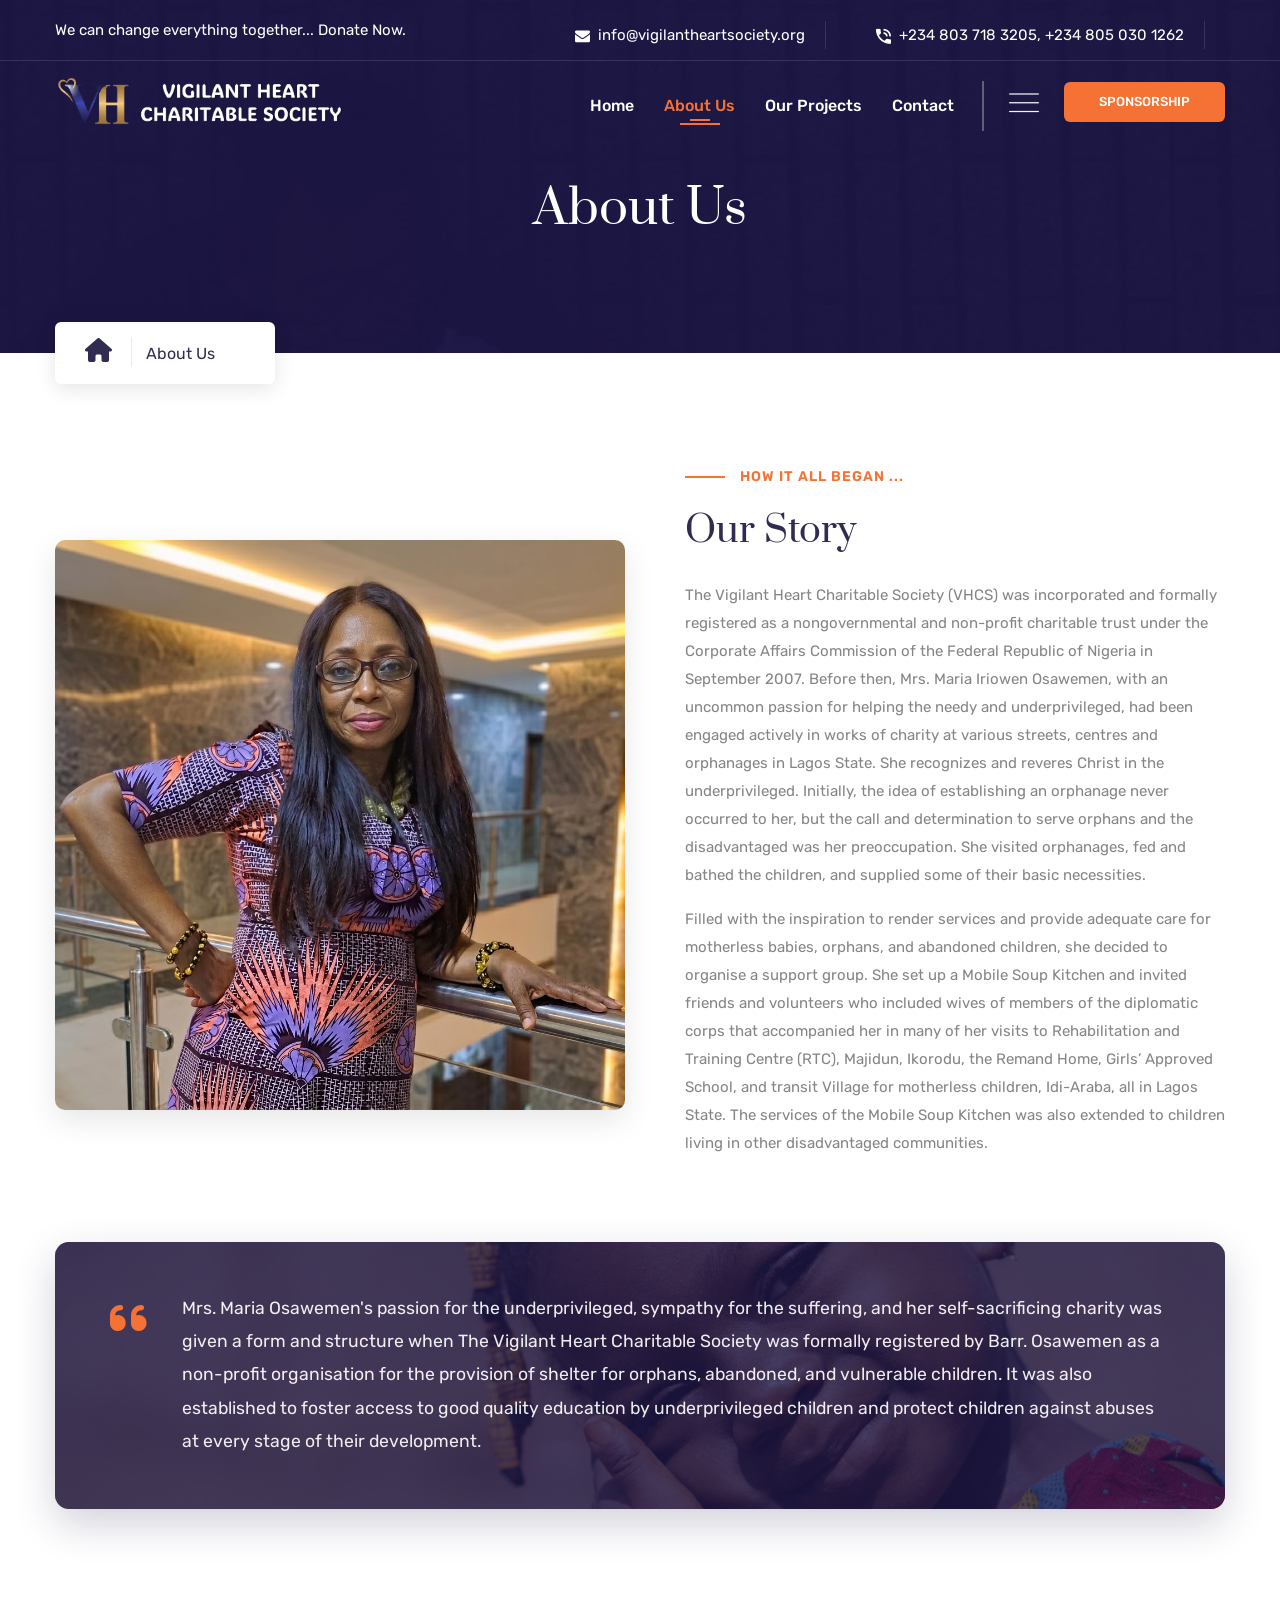
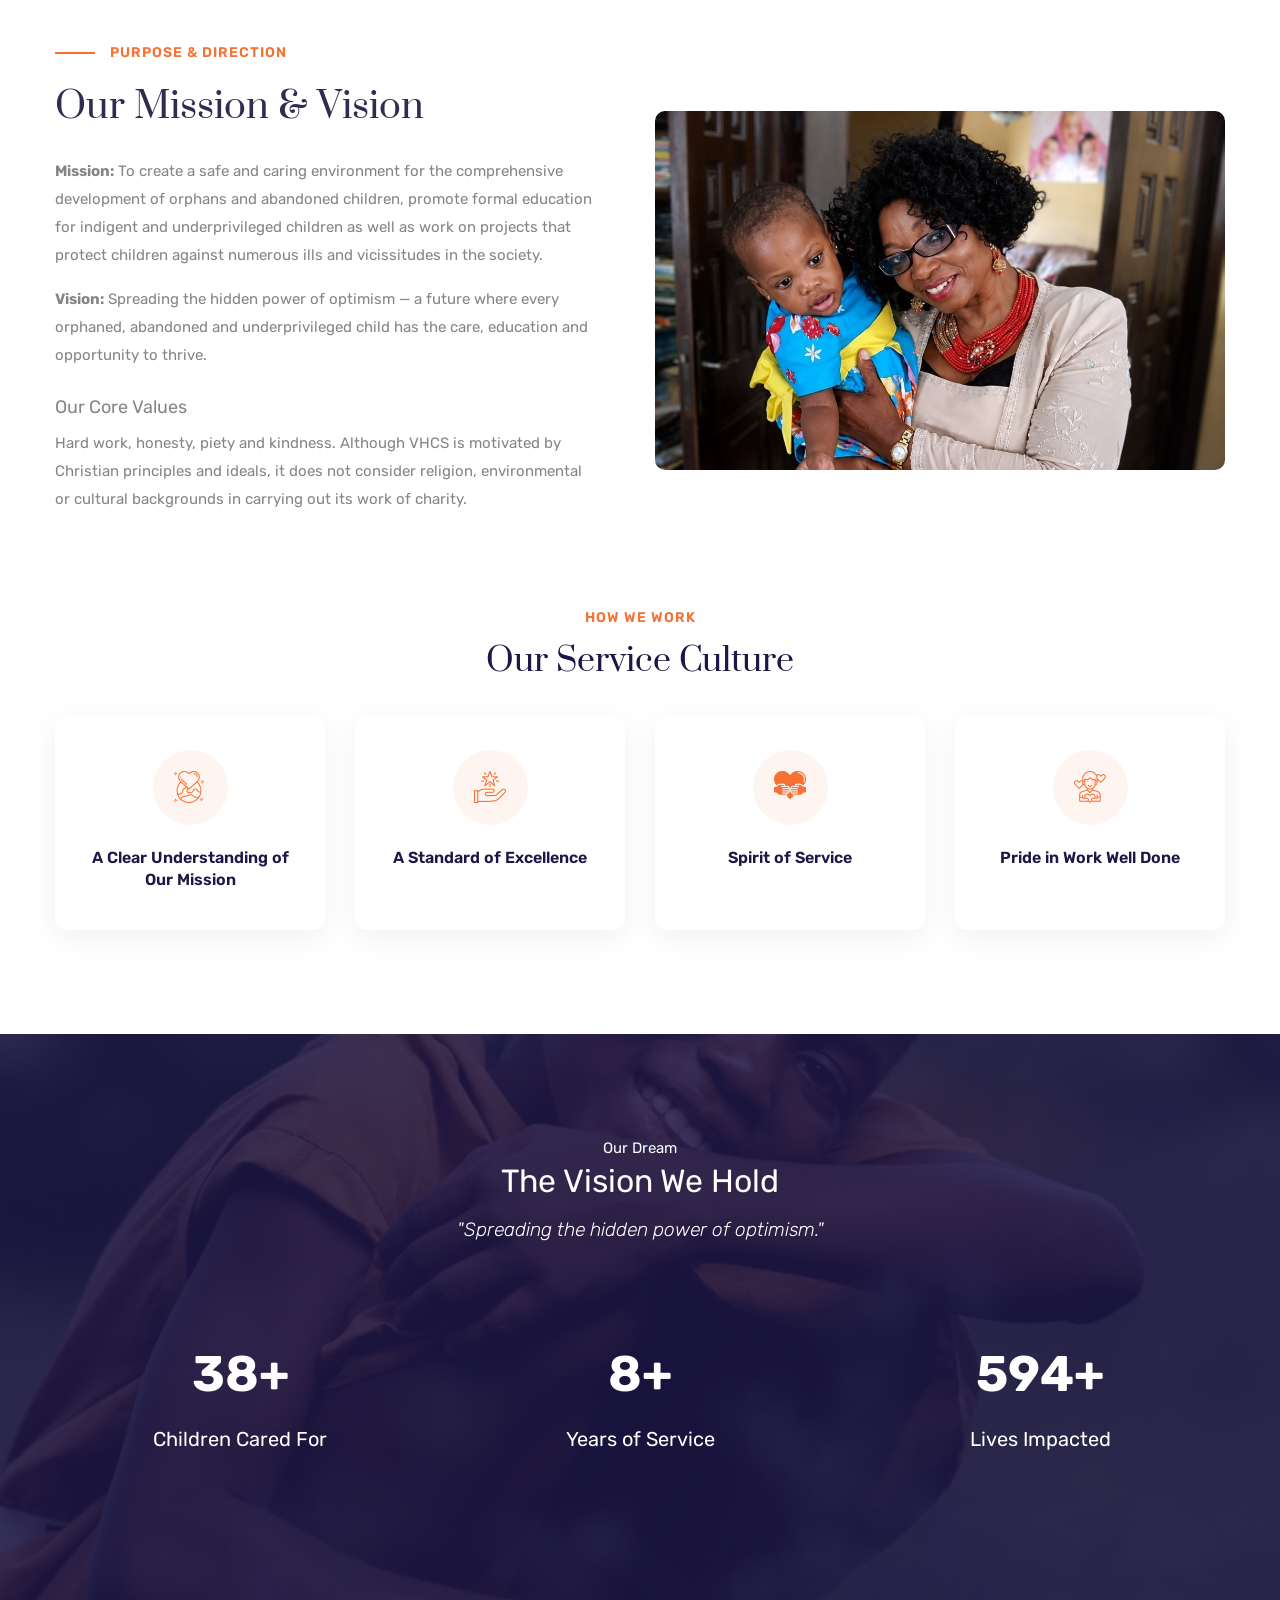
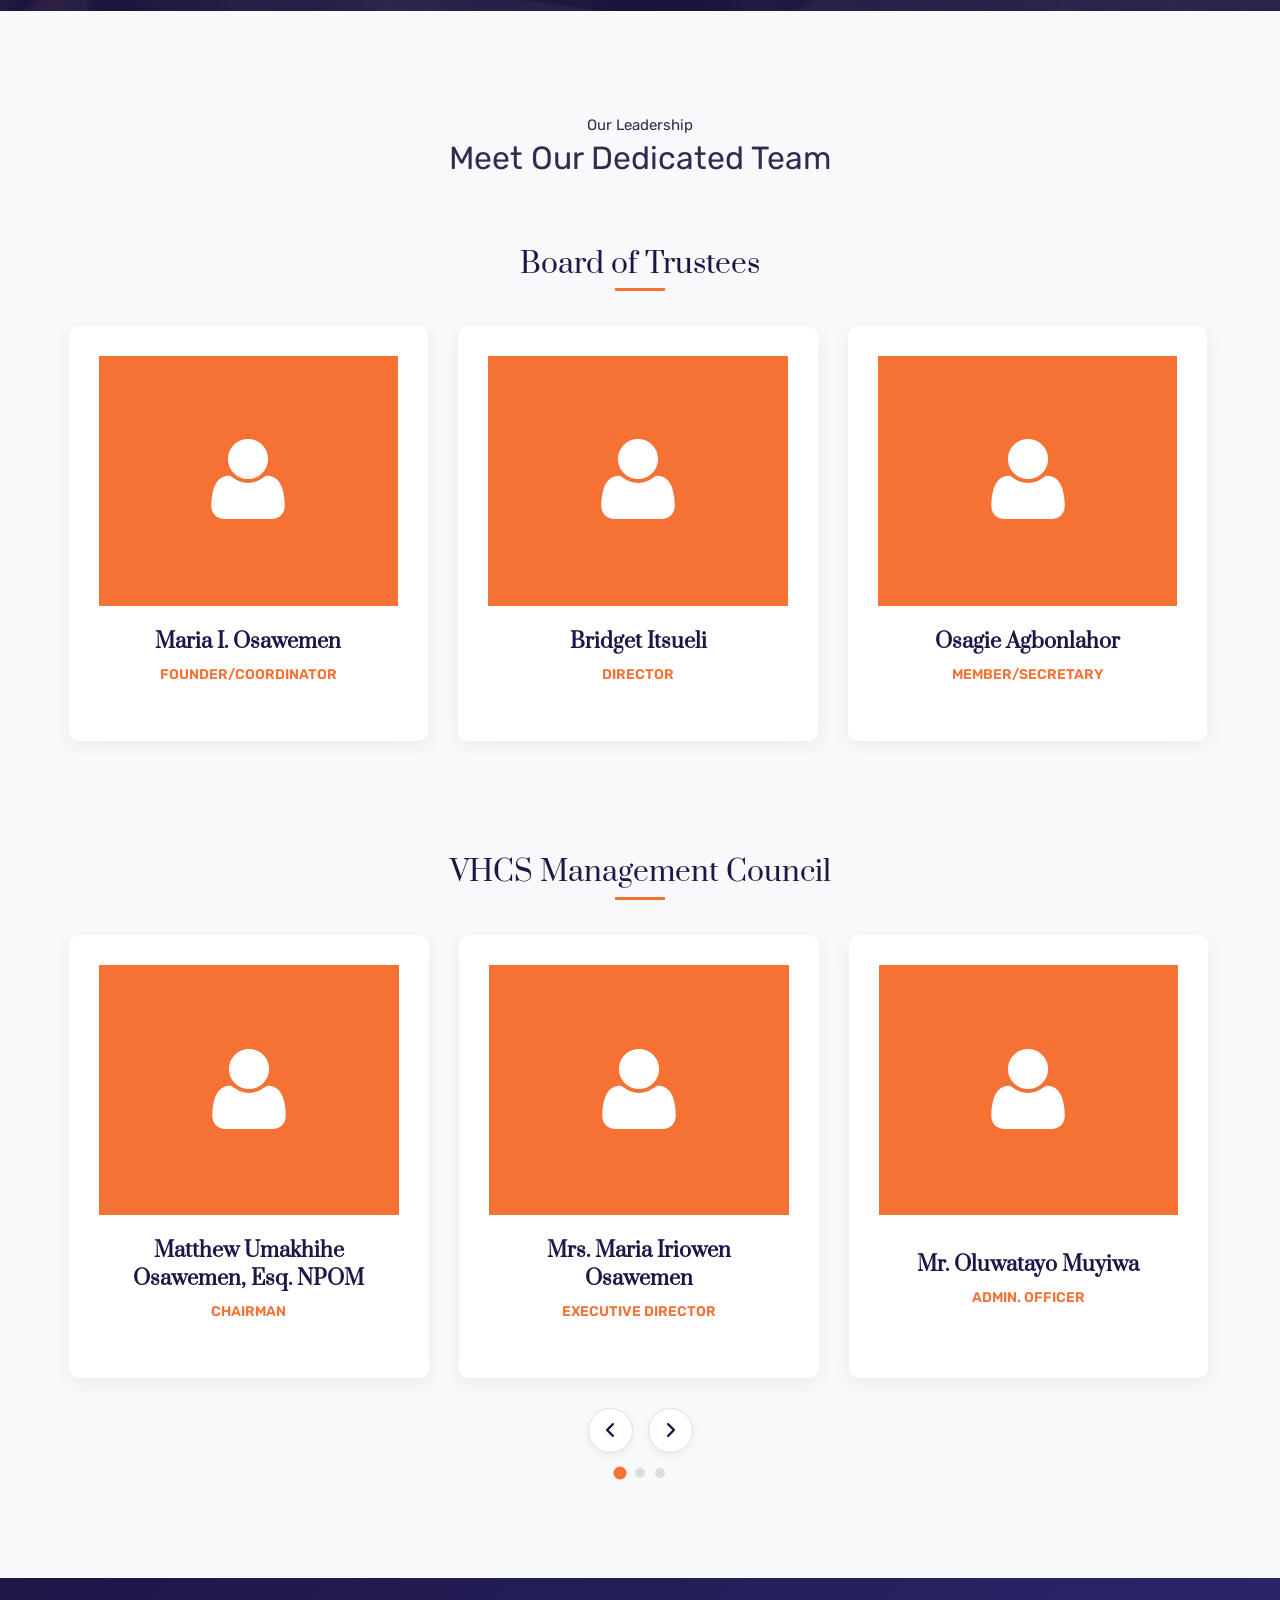
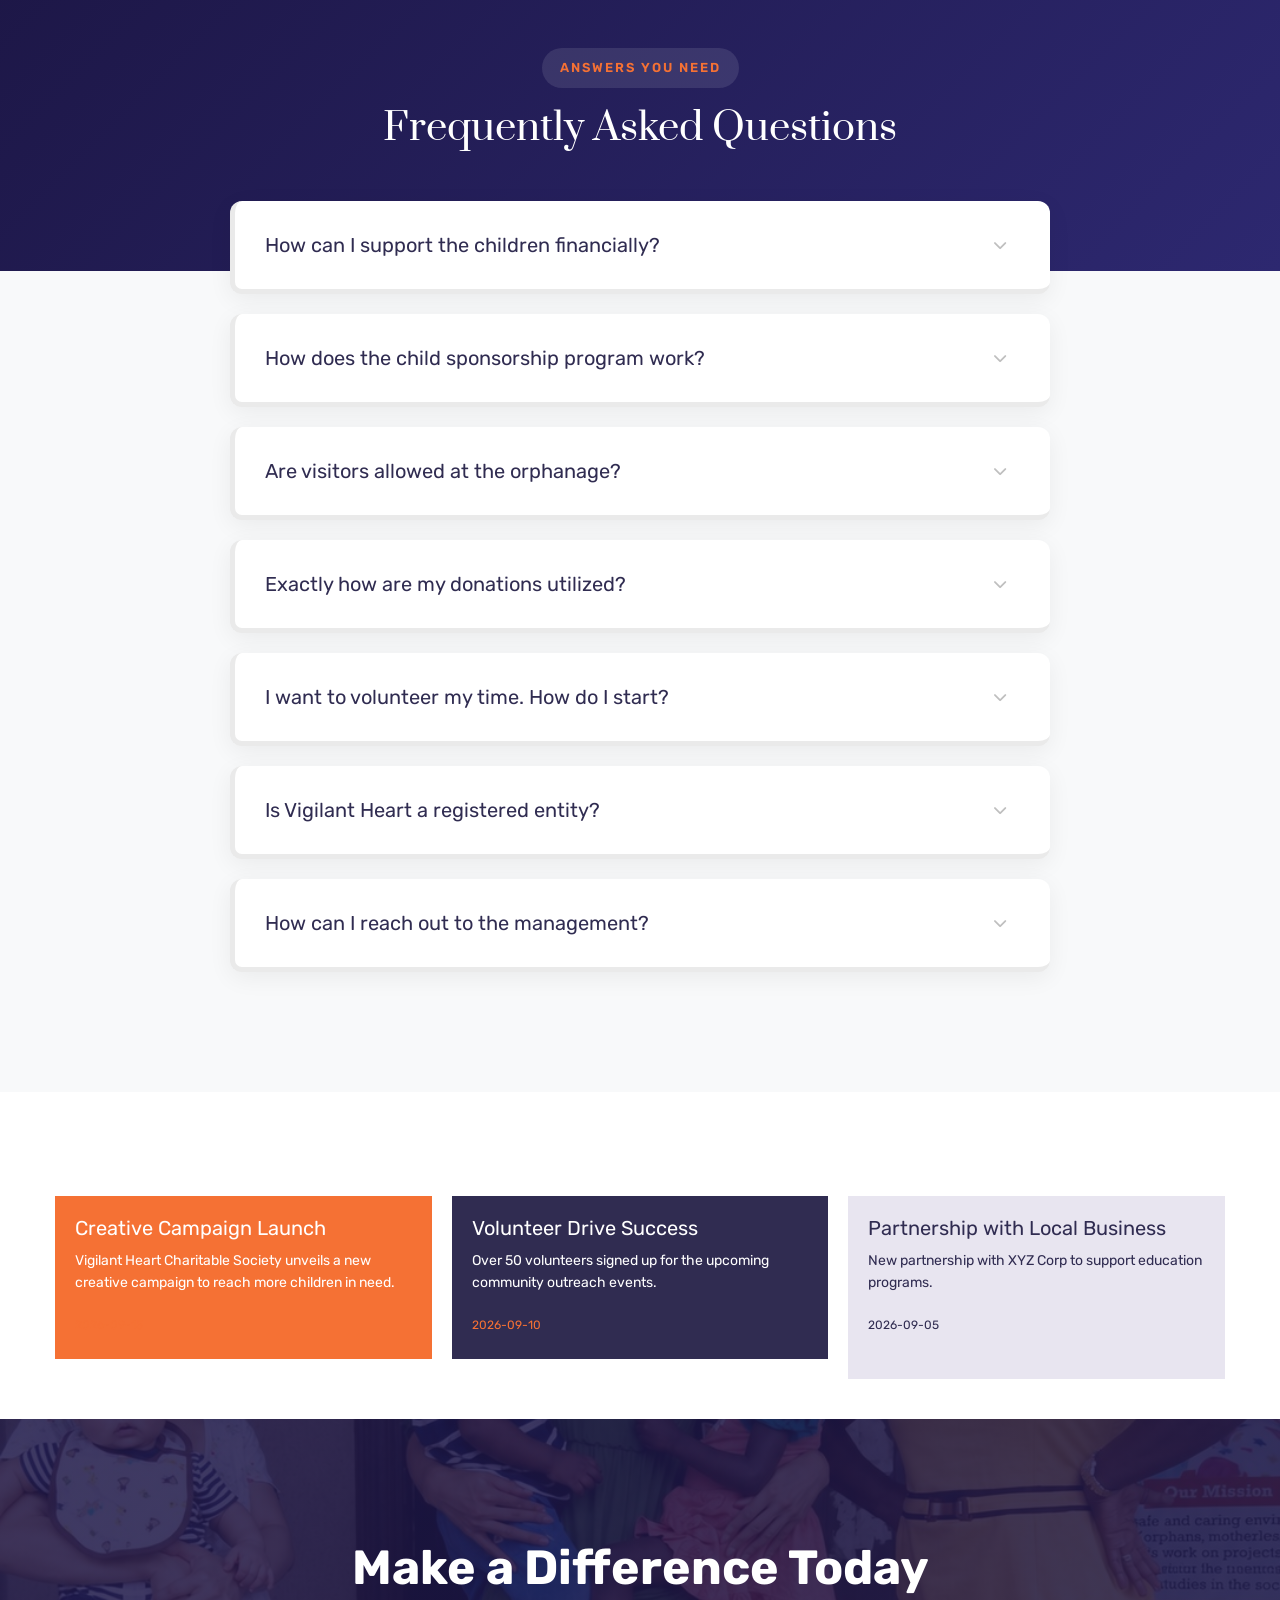
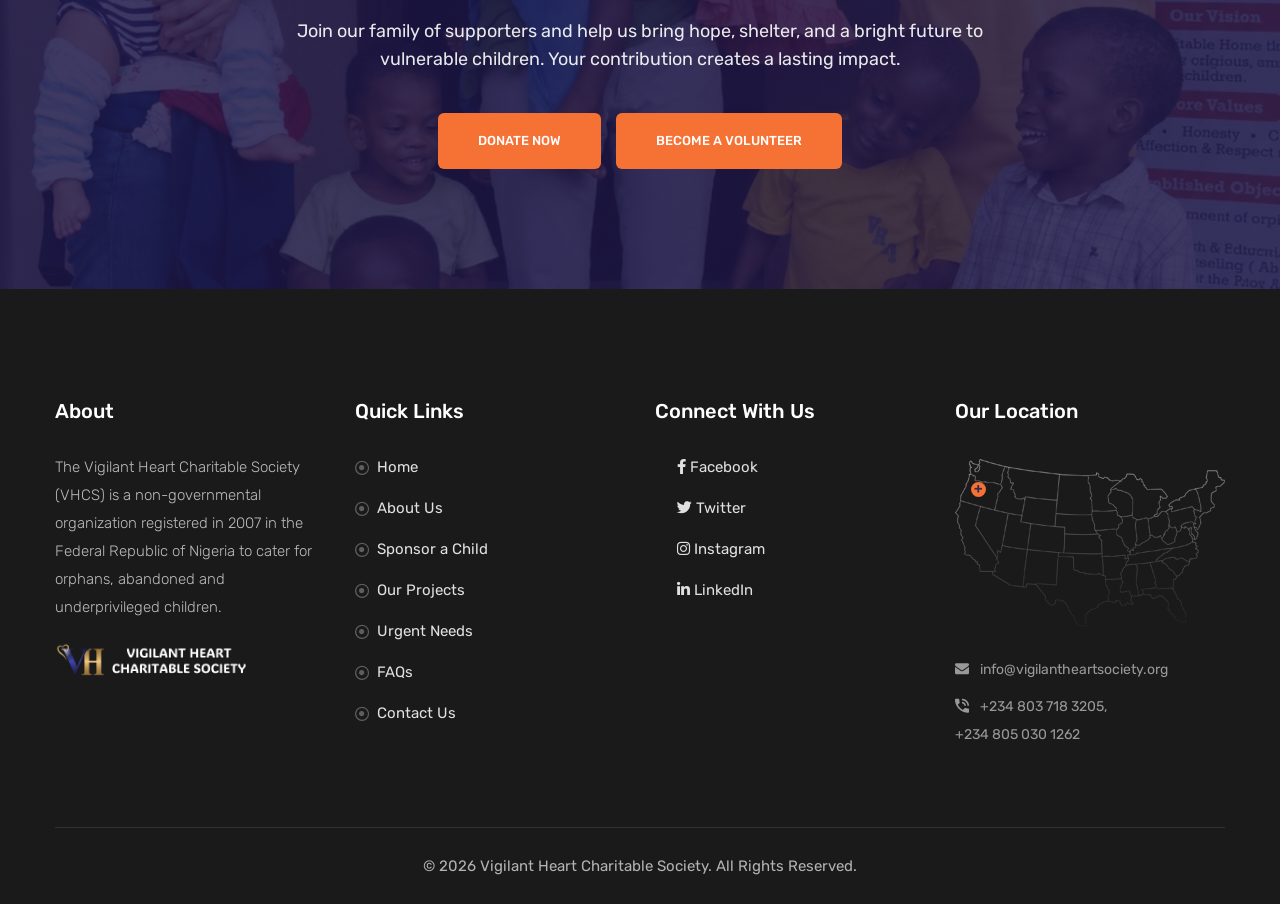
<file: about.html>
<!DOCTYPE html>
<html lang="en">

<head>
    <meta charset="utf-8">
    <meta name="description" content="Vigilant Heart Charitable Society is an orphanage and support center in Lagos, Nigeria, dedicated to caring for orphans, abandoned children, and underprivileged youth.">
    <title>We can change everything together | Vigilant Heart Charitable Society</title>

    <link rel="shortcut icon" href="images/favicon-2.png" type="image/x-icon">
    <link rel="icon" href="images/favicon-2.png" type="image/x-icon">

    <!-- Google Fonts -->
    <link href="https://fonts.googleapis.com/css?family=Prata|Rubik:300,400,500,700&amp;display=swap" rel="stylesheet">

    <!-- Stylesheets -->
    <link href="css/bootstrap.css" rel="stylesheet">
    <link href="css/jquery-ui.css" rel="stylesheet">
    <link href="css/swiper.min.css" rel="stylesheet">
    <link href="css/flaticon.css" rel="stylesheet">
    <link href="css/font-awesome.css" rel="stylesheet">
    <link href="css/animate.css" rel="stylesheet">
    <link href="css/custom-animate.css" rel="stylesheet">
    <link href="css/jquery.fancybox.min.css" rel="stylesheet">
    <link href="css/owl.css" rel="stylesheet">
    <link href="css/style.css" rel="stylesheet">
    <link href="css/sidebar-style.css" rel="stylesheet">
    <link href="css/responsive.css" rel="stylesheet">
    <link href="https://cdnjs.cloudflare.com/ajax/libs/font-awesome/6.0.0-beta3/css/all.min.css" rel="stylesheet">

    <!-- Responsive -->
    <meta http-equiv="X-UA-Compatible" content="IE=edge">
    <meta name="viewport" content="width=device-width, initial-scale=1.0, maximum-scale=1.0, user-scalable=0">

</head>

<body>

    <div class="page-wrapper">
        <!-- Preloader -->
        <div class="loader-wrap">
            <div class="preloader"></div>
            <div class="layer layer-one"><span class="overlay"></span></div>
            <div class="layer layer-two"><span class="overlay"></span></div>
            <div class="layer layer-three"><span class="overlay"></span></div>
        </div>

        <!-- Main Header-->
        <header class="main-header style-two">
            <!-- Top bar -->
            <div class="top-bar style-two">
                <div class="auto-container">
                    <div class="wrapper-box">
                        <div class="left-content">
                            <div class="text">We can change everything together... <a href="#"
                                    class="donate-box-btn">Donate Now.</a></div>
                        </div>
                        <div class="right-content">
                            <ul class="contact-info">
                                <li><span class="flaticon-mail"></span><a
                                        href="mailto:info@vigilantheartsociety.org">info@vigilantheartsociety.org</a>
                                </li>
                                <li><span class="flaticon-phone"></span><a href="tel:+2348050301262">+234 803 718 3205, </a><a href="tel:+2348050301262">+234 805 030 1262</a></li>
                            </ul>
                        </div>
                    </div>
                </div>
            </div>

            <!-- Header Upper -->
            <div class="header-upper style-two">
                <div class="auto-container">
                    <div class="wrapper-box">
                        <div class="logo-column">
                            <div class="logo-box">
                                <div class="logo"><a href="index.html"><img src="images/logo-2.png" alt="" title=""></a>
                                </div>
                            </div>
                        </div>
                        <div class="right-column">
                            <div class="option-wrapper">
                                <div class="nav-outer">

                                    <!-- Main Menu -->
                                    <nav class="main-menu navbar-expand-xl navbar-dark">

                                        <div class="collapse navbar-collapse">
                                            <ul class="navigation">
                                                <li><a href="index.html">Home</a>
                                                </li>
                                                <li class="dropdown current"><a href="about.html">About Us</a>
                                                    <ul>
                                                        <li><a href="about.html#our-story">Our Story</a></li>
                                                        <li><a href="about.html#our-mission">Mission &amp; Vision</a></li>
                                                        <li><a href="about.html#our-team">Our Team</a></li>
                                                        <li><a href="about.html#faqs">FAQs</a>
                                                        </li>
                                                    </ul>
                                                </li>

                                                <li class="dropdown"><a href="projects.html">Our Projects</a>
                                                    <ul>
                                                        <li><a href="sponsor.html">Sponsor a Child</a></li>
                                                        <li><a href="child-welfare.html">VHCS Children's Home</a></li>
                                                        <li><a href="crisis-pregnancy.html">Youth Crisis Pregnancy</a></li>
                                                        <li><a href="documents/urgent-needs-list.pdf" target="_blank">Urgent Needs</a></li>
                                                    </ul>
                                                </li>
                                                <li><a href="contact.html">Contact</a></li>
                                            </ul>
                                        </div>
                                    </nav><!-- Main Menu End-->

                                </div>

                                <div class="navbar-btn-wrap">
                                    <button class="anim-menu-btn">
                                        <i class="flaticon-menu"></i>
                                    </button>
                                </div>
                                <div class="link-btn volunteer-btn">
                                    <a href="#" class="theme-btn btn-style-four"><span>Sponsorship</span></a>
                                </div>
                            </div>
                        </div>
                    </div>
                </div>
            </div>
            <!--End Header Upper-->

            <!--End Header Upper-->
            <div class="sticky-header style-two">
                <div class="auto-container">
                    <div class="wrapper-box">
                        <div class="logo-column">
                            <div class="logo-box">
                                <div class="logo"><a href="index.html"><img src="images/vhcs-logo.png" alt=""
                                            title=""></a></div>
                            </div>
                        </div>
                        <div class="menu-column">
                            <div class="nav-outer">

                                <div class="nav-inner">

                                    <!-- Main Menu -->
                                    <nav class="main-menu navbar-expand-xl navbar-dark">

                                        <div class="collapse navbar-collapse">
                                            <ul class="navigation">
                                            </ul>
                                        </div>
                                    </nav><!-- Main Menu End-->

                                </div>
                            </div>
                        </div>
                            <button type="button" class="anim-menu-btn sticky-menu-btn" aria-label="Open menu"><span class="flaticon-menu"></span></button>
                    </div>
                </div>
            </div>

            <!-- Mobile Menu  -->
            <div class="mobile-menu style-two">
                <div class="menu-box">
                    <div class="logo"><a href="index.html"><img src="images/logo-2.png" alt=""></a></div>
                    <!-- Main Menu -->
                    <nav class="main-menu navbar-expand-xl navbar-dark">
                        <div class="navbar-header">
                            <!-- Toggle Button -->
                            <button type="button" class="navbar-toggle" data-toggle="collapse"
                                data-target="#navbarSupportedContent" aria-controls="navbarSupportedContent"
                                aria-expanded="false" aria-label="Toggle navigation">
                                <span class="flaticon-menu"></span>
                            </button>
                        </div>

                        <div class="collapse navbar-collapse" id="navbarSupportedContent">
                            <ul class="navigation">

                            </ul>
                        </div>
                    </nav>
                    <!-- Main Menu End-->
                </div>

            </div>
            <!-- End Mobile Menu -->

            <div class="nav-overlay">
                <div class="cursor"></div>
                <div class="cursor-follower"></div>
            </div>
        </header>
        <!-- End Main Header -->

        <!-- Hidden Sidebar -->
        <section class="hidden-sidebar style-two close-sidebar">
            <div class="sidebar-backdrop"></div>
            <div class="sidebar-content">
                <div class="hidden-sidebar-close"><span class="flaticon-cross"></span></div>
                <div class="logo"><a href="#"><img src="images/vhcs-logo.png" alt=""></a></div>

                <div class="sidebar-inner-content">

                    <div class="sidebar-header">
                        <h3 class="title">A Glimpse of Hope</h3>
                        <p class="quote">"The smallest act of kindness is worth more than the grandest intention."</p>
                    </div>

                    <div class="stories-of-change">
                        <h4 class="stories-title">Stories of Change</h4>
                        <div class="story-card-wrapper">
                            <!-- Story Card 1 -->
                            <a href="#" class="story-card">
                                <div class="story-card-image"
                                    style="background-image: url('images/resource/cause-4.jpg');"></div>
                                <div class="story-card-content">
                                    <h5>Empowering Futures</h5>
                                    <p>Providing education to over 80 children in the home and rural communities.</p>
                                </div>
                            </a>
                            <!-- Story Card 2 -->
                            <a href="#" class="story-card">
                                <div class="story-card-image"
                                    style="background-image: url('images/resource/cause-5.jpg');"></div>
                                <div class="story-card-content">
                                    <h5>Nourishing Hope</h5>
                                    <p>Delivering daily meals to children and families in need.</p>
                                </div>
                            </a>
                            <!-- Story Card 3 -->
                            <a href="#" class="story-card">
                                <div class="story-card-image"
                                    style="background-image: url('images/resource/cause-6.jpg');"></div>
                                <div class="story-card-content">
                                    <h5>Building Health</h5>
                                    <p>Offering free medical check-ups and healthcare services.</p>
                                </div>
                            </a>
                        </div>
                    </div>

                    <div class="sidebar-footer">
                        <div class="action-icons">
                            <a href="#" class="action-icon donate-box-btn">
                                <i class="fa fa-heart"></i>
                                <span>Donate</span>
                            </a>
                            <a href="#" class="action-icon volunteer-btn">
                                <i class="fa fa-users"></i>
                                <span>Volunteer</span>
                            </a>
                            <a href="#project" class="action-icon">
                                <i class="fa fa-briefcase"></i>
                                <span>Projects</span>
                            </a>
                        </div>
                        <div class="social-links-sidebar">
                            <a href="#"><i class="fab fa-whatsapp"></i></a>
                            <a href="#"><i class="fab fa-twitter"></i></a>
                            <a href="#"><i class="fab fa-instagram"></i></a>
                            <a href="#"><i class="fab fa-linkedin"></i></a>
                        </div>
                    </div>

                </div>
            </div>
        </section>

        <!-- Page Title -->
        <section class="page-title" style="background-image: url(images/background/bg-3.jpg);">
            <div class="auto-container">
                <div class="content-box">
                    <h1>About Us</h1>
                    <ul class="bread-crumb">
                        <li><a class="home" href="index.html"><span class="fa fa-home"></span></a></li>
                        <li>About Us</li>
                    </ul>
                </div>
            </div>
        </section>

        <!-- Our Story Section -->
        <section id="our-story" class="about-section" style="padding-bottom: 0px;">
            <div class="auto-container">
                <div class="row align-items-center">
                    <div class="col-lg-6 mb-4 mb-lg-0">
                        <div class="image-box">
                            <img src="images/resource/founder-image.jpg" alt="Mama Osawemen - Founder of VHCS" style="border-radius: 10px; width: 100%; box-shadow: 0 10px 30px rgba(0,0,0,0.1);">
                        </div>
                    </div>
                    <div class="col-lg-6">
                        <div class="about-content-block" style="padding-left: 30px;">
                            <div class="sec-title" style="margin-bottom: 25px;">
                                <span style="color: var(--theme-color-two); font-size: 14px; font-weight: 600; text-transform: uppercase; letter-spacing: 1px; display: flex; align-items: center; gap: 15px; margin-bottom: 15px;">
                                    <span style="display: inline-block; width: 40px; height: 2px; background-color: var(--theme-color-two);"></span>
                                    How It All Began ...
                                </span>
                                <h1>Our Story</h1>
                            </div>
                            <div class="text">
                                <p>The Vigilant Heart Charitable Society (VHCS) was incorporated and formally registered as a nongovernmental and non-profit charitable trust under the Corporate Affairs Commission of the Federal Republic of Nigeria in September 2007. Before then, Mrs. Maria Iriowen Osawemen, with an uncommon passion for helping the needy and underprivileged, had been engaged actively in works of charity at various streets, centres and orphanages in Lagos State. She recognizes and reveres Christ in the underprivileged. Initially, the idea of establishing an orphanage never occurred to her, but the call and determination to serve orphans and the disadvantaged was her preoccupation. She visited orphanages, fed and bathed the children, and supplied some of their basic necessities.</p>
                                <p>Filled with the inspiration to render services and provide adequate care for motherless babies, orphans, and abandoned children, she decided to organise a support group. She set up a Mobile Soup Kitchen and invited friends and volunteers who included wives of members of the diplomatic corps that accompanied her in many of her visits to Rehabilitation and Training Centre (RTC), Majidun, Ikorodu, the Remand Home, Girls’ Approved School, and transit Village for motherless children, Idi-Araba, all in Lagos State. The services of the Mobile Soup Kitchen was also extended to children living in other disadvantaged communities.</p>
                            </div>
                        </div>
                    </div>
                </div>
                <div class="row" style="margin-top: 55px; margin-bottom: 20px;">
                    <div class="col-12">
                        <div style="position: relative; border-radius: 14px; overflow: hidden; box-shadow: 0 15px 40px rgba(29,23,71,0.2);">
                            <div style="position: absolute; inset: 0; background: url('images/resource/portrait-smiley-young-african-boy_23-2148852718.jpg') center/cover no-repeat;"></div>
                            <div style="position: relative; background: rgba(29, 23, 71, 0.78); padding: 50px 55px; display: flex; align-items: flex-start; gap: 35px;">
                                <div style="flex-shrink: 0; padding-top: 5px;">
                                    <i class="fa fa-quote-left" style="font-size: 42px; color: var(--theme-color-two);"></i>
                                </div>
                                <p style="margin: 0; font-family: 'Rubik', sans-serif; font-size: 1.1rem; line-height: 1.9; color: rgba(255,255,255,0.92);">Mrs. Maria Osawemen's passion for the underprivileged, sympathy for the suffering, and her self-sacrificing charity was given a form and structure when The Vigilant Heart Charitable Society was formally registered by Barr. Osawemen as a non-profit organisation for the provision of shelter for orphans, abandoned, and vulnerable children. It was also established to foster access to good quality education by underprivileged children and protect children against abuses at every stage of their development.</p>
                            </div>
                        </div>
                    </div>
                </div>
            </div>
        </section>


        <!-- Our Mission & Vision -->
        <section id="our-mission" class="about-section">
            <div class="auto-container">
                <div class="row align-items-center">
                    <div class="col-lg-6">
                        <div class="about-content-block" style="padding-right: 30px;">
                            <div class="sec-title" style="margin-bottom: 25px;">
                                <span style="color: var(--theme-color-two); font-size: 14px; font-weight: 600; text-transform: uppercase; letter-spacing: 1px; display: flex; align-items: center; gap: 15px; margin-bottom: 15px;">
                                    <span style="display: inline-block; width: 40px; height: 2px; background-color: var(--theme-color-two);"></span>
                                    Purpose & Direction
                                </span>
                                <h1>Our Mission & Vision</h1>
                            </div>
                            <div class="text">
                                <p><strong>Mission:</strong> To create a safe and caring environment for the comprehensive development of orphans and abandoned children, promote formal education for indigent and underprivileged children as well as work on projects that protect children against numerous ills and vicissitudes in the society.</p>
                                <p><strong>Vision:</strong> Spreading the hidden power of optimism &mdash; a future where every orphaned, abandoned and underprivileged child has the care, education and opportunity to thrive.</p>
                                
                                <h4 class="mt-4 mb-2">Our Core Values</h4>
                                <p>Hard work, honesty, piety and kindness. Although VHCS is motivated by Christian principles and ideals, it does not consider religion, environmental or cultural backgrounds in carrying out its work of charity.</p>
                            </div>
                        </div>
                    </div>
                    <div class="col-lg-6">
                        <div class="image-box">
                            <img src="images/resource/cause-4.jpg" alt="Children at VHCS" style="border-radius: 10px; width: 100%;">
                        </div>
                    </div>
                </div>

                <!-- Service Culture Cards -->
                <style>
                    .service-culture-card {
                        background: #fff;
                        border-radius: 12px;
                        padding: 35px 25px;
                        text-align: center;
                        box-shadow: 0 8px 30px rgba(0,0,0,0.06);
                        transition: all 0.35s ease;
                        height: 100%;
                        border-bottom: 3px solid transparent;
                    }
                    .service-culture-card:hover {
                        transform: translateY(-8px);
                        border-bottom: 3px solid var(--theme-color-two);
                        box-shadow: 0 15px 40px rgba(0,0,0,0.1);
                    }
                    .service-culture-card .icon-wrap {
                        width: 75px;
                        height: 75px;
                        border-radius: 50%;
                        background: #fff5f0;
                        display: flex;
                        align-items: center;
                        justify-content: center;
                        margin: 0 auto 22px;
                        transition: all 0.35s ease;
                    }
                    .service-culture-card:hover .icon-wrap {
                        background: var(--theme-color-two);
                    }
                    .service-culture-card .icon-wrap span {
                        font-size: 32px;
                        color: var(--theme-color-two);
                        transition: all 0.35s ease;
                    }
                    .service-culture-card:hover .icon-wrap span {
                        color: #fff;
                    }
                    .service-culture-card h5 {
                        font-family: 'Rubik', sans-serif;
                        font-size: 16px;
                        font-weight: 600;
                        color: #1d1747;
                        margin: 0;
                        line-height: 1.4;
                    }
                </style>
                <div class="row" style="margin-top: 60px;">
                    <div class="col-12 text-center" style="margin-bottom: 35px;">
                        <span style="color: var(--theme-color-two); font-size: 14px; font-weight: 600; text-transform: uppercase; letter-spacing: 1px;">How We Work</span>
                        <h2 style="font-family: 'Prata', serif; color: #1d1747; margin-top: 10px;">Our Service Culture</h2>
                    </div>
                    <div class="col-lg-3 col-md-6 mb-4">
                        <div class="service-culture-card">
                            <div class="icon-wrap">
                                <span class="flaticon-world"></span>
                            </div>
                            <h5>A Clear Understanding of Our Mission</h5>
                        </div>
                    </div>
                    <div class="col-lg-3 col-md-6 mb-4">
                        <div class="service-culture-card">
                            <div class="icon-wrap">
                                <span class="flaticon-reward"></span>
                            </div>
                            <h5>A Standard of Excellence</h5>
                        </div>
                    </div>
                    <div class="col-lg-3 col-md-6 mb-4">
                        <div class="service-culture-card">
                            <div class="icon-wrap">
                                <span class="flaticon-hands-and-gestures"></span>
                            </div>
                            <h5>Spirit of Service</h5>
                        </div>
                    </div>
                    <div class="col-lg-3 col-md-6 mb-4">
                        <div class="service-culture-card">
                            <div class="icon-wrap">
                                <span class="flaticon-love"></span>
                            </div>
                            <h5>Pride in Work Well Done</h5>
                        </div>
                    </div>
                </div>
            </div>
        </section>

        <!-- Our Vision Section / Funfacts -->
        <section id="our-vision" class="funfacts-section" style="background: linear-gradient(rgba(29, 23, 71, 0.85), rgba(29, 23, 71, 0.85)), url(images/background/bg-6.jpg) center/cover; padding: 100px 0;">
            <div class="auto-container">
                <div class="sec-title text-center text-white mb-5">
                    <span class="subtitle">Our Dream</span>
                    <h2 class="text-white">The Vision We Hold</h2>
                    <div class="text text-white mt-3">
                        <p class="quote-text" style="font-size: 1.2rem; font-style: italic;">"Spreading the hidden power of optimism."</p>
                    </div>
                </div>
                <div class="row">
                    <div class="col-lg-4 col-md-6 counter-block">
                        <div class="inner-box text-center" style="border: none;">
                            <div class="count-outer count-box" style="font-size: 50px; font-weight: 700; color: #fff;">
                                <span class="count-text" data-speed="3000" data-stop="80">0</span>+
                            </div>
                            <h4 style="color: #fff; margin-top: 15px;">Children Cared For</h4>
                        </div>
                    </div>
                    <div class="col-lg-4 col-md-6 counter-block">
                        <div class="inner-box text-center" style="border: none;">
                            <div class="count-outer count-box" style="font-size: 50px; font-weight: 700; color: #fff;">
                                <span class="count-text" data-speed="3000" data-stop="18">0</span>+
                            </div>
                            <h4 style="color: #fff; margin-top: 15px;">Years of Service</h4>
                        </div>
                    </div>
                    <div class="col-lg-4 col-md-6 counter-block">
                        <div class="inner-box text-center" style="border: none;">
                            <div class="count-outer count-box" style="font-size: 50px; font-weight: 700; color: #fff;">
                                <span class="count-text" data-speed="3000" data-stop="1250">0</span>+
                            </div>
                            <h4 style="color: #fff; margin-top: 15px;">Lives Impacted</h4>
                        </div>
                    </div>
                </div>
            </div>
        </section>

        <!-- Our Team Section -->
        <section id="our-team" class="team-section-custom" style="padding: 100px 0; background: #f8f9fa;">
            <style>
                .team-section-custom .group-title {
                    font-family: 'Prata', serif;
                    color: #1d1747;
                    font-size: 28px;
                    margin-bottom: 20px;
                    margin-top: 40px;
                    padding-bottom: 10px;
                    position: relative;
                    display: inline-block;
                }
                .team-section-custom .group-title::after {
                    content: '';
                    position: absolute;
                    left: 50%;
                    transform: translateX(-50%);
                    bottom: 0;
                    width: 50px;
                    height: 3px;
                    background: var(--theme-color-two);
                }
                .team-placeholder-img {
                    height: 250px; 
                    background-color: var(--theme-color-two); 
                    display: flex; 
                    align-items: center; 
                    justify-content: center;
                    transition: all 0.3s ease;
                }
                .news-block-two .inner-box:hover .team-placeholder-img {
                    background-color: #1d1747;
                }
                .team-section-custom .owl-nav {
                    display: flex;
                    justify-content: center;
                    gap: 15px;
                    margin-top: 15px;
                }
                .team-section-custom .owl-nav .owl-prev,
                .team-section-custom .owl-nav .owl-next {
                    width: 45px;
                    height: 45px;
                    background: #fff !important;
                    border: 1px solid #e0e0e0 !important;
                    border-radius: 50% !important;
                    display: flex !important;
                    align-items: center;
                    justify-content: center;
                    color: #1d1747 !important;
                    font-size: 18px !important;
                    transition: all 0.3s ease !important;
                    box-shadow: 0 4px 10px rgba(0,0,0,0.05);
                }
                .team-section-custom .owl-nav .owl-prev:hover,
                .team-section-custom .owl-nav .owl-next:hover {
                    background: var(--theme-color-two) !important;
                    color: #fff !important;
                    border-color: var(--theme-color-two) !important;
                    box-shadow: 0 4px 15px rgba(245, 113, 52, 0.3);
                }
                .team-section-custom .owl-dots {
                    display: flex;
                    justify-content: center;
                    margin-top: 15px;
                }
                .team-section-custom .owl-dots .owl-dot {
                    width: 10px;
                    height: 10px;
                    border-radius: 50%;
                    background: #ddd !important;
                    margin: 0 5px;
                    transition: all 0.3s ease;
                }
                .team-section-custom .owl-dots .owl-dot.active {
                    background: var(--theme-color-two) !important;
                    transform: scale(1.3);
                }
                /* Equal height cards for carousel */
                .team-section-custom .owl-stage {
                    display: flex;
                    align-items: stretch;
                }
                .team-section-custom .owl-item {
                    display: flex;
                }
                .team-section-custom .news-block-two {
                    display: flex;
                    width: 100%;
                }
                .team-section-custom .news-block-two .inner-box {
                    display: flex;
                    flex-direction: column;
                    width: 100%;
                }
                .team-section-custom .news-block-two .lower-content {
                    flex-grow: 1;
                    display: flex;
                    flex-direction: column;
                    justify-content: center;
                }
            </style>
            <div class="auto-container">
                <div class="sec-title text-center" style="margin-bottom: 30px;">
                    <span class="subtitle">Our Leadership</span>
                    <h2>Meet Our Dedicated Team</h2>
                </div>
                
                <!-- Board of Trustees -->
                <div class="row">
                    <div class="col-12 text-center">
                        <h3 class="group-title">Board of Trustees</h3>
                    </div>
                </div>
                <div class="three-item-carousel owl-carousel owl-theme">
                    <!-- Card 1 -->
                    <div class="news-block-two" style="margin-bottom: 0;">
                        <div class="inner-box" style="border-radius: 10px; overflow: hidden; box-shadow: 0 5px 20px rgba(0,0,0,0.06); background: #fff; margin: 15px;">
                            <div class="image">
                                <!-- 
                                IMPORTANT: To use a real photo, uncomment the <img> tag below 
                                and delete the <div class="team-placeholder-img"> block.
                                -->
                                <!-- <img src="images/resource/team-1.jpg" alt="Team Member" style="height: 250px; width: 100%; object-fit: cover;"> -->
                                <div class="team-placeholder-img">
                                    <span class="flaticon-user" style="font-size: 80px; color: #fff;"></span>
                                </div>
                            </div>
                            <div class="lower-content" style="padding: 22px 20px; text-align: center;">
                                <h4 style="font-size: 20px; line-height: 1.4; font-weight: 700; margin-bottom: 5px; font-family: 'Prata', serif; color: #1d1747;">Maria I. Osawemen</h4>
                                <div class="designation" style="color: var(--theme-color-two); font-size: 14px; font-weight: 600; text-transform: uppercase;">Founder/Coordinator</div>
                            </div>
                        </div>
                    </div>
                    <!-- Card 2 -->
                    <div class="news-block-two" style="margin-bottom: 0;">
                        <div class="inner-box" style="border-radius: 10px; overflow: hidden; box-shadow: 0 5px 20px rgba(0,0,0,0.06); background: #fff; margin: 15px;">
                            <div class="image">
                                <!-- 
                                IMPORTANT: To use a real photo, uncomment the <img> tag below 
                                and delete the <div class="team-placeholder-img"> block.
                                -->
                                <!-- <img src="images/resource/team-1.jpg" alt="Team Member" style="height: 250px; width: 100%; object-fit: cover;"> -->
                                <div class="team-placeholder-img">
                                    <span class="flaticon-user" style="font-size: 80px; color: #fff;"></span>
                                </div>
                            </div>
                            <div class="lower-content" style="padding: 22px 20px; text-align: center;">
                                <h4 style="font-size: 20px; line-height: 1.4; font-weight: 700; margin-bottom: 5px; font-family: 'Prata', serif; color: #1d1747;">Bridget Itsueli</h4>
                                <div class="designation" style="color: var(--theme-color-two); font-size: 14px; font-weight: 600; text-transform: uppercase;">Director</div>
                            </div>
                        </div>
                    </div>
                    <!-- Card 3 -->
                    <div class="news-block-two" style="margin-bottom: 0;">
                        <div class="inner-box" style="border-radius: 10px; overflow: hidden; box-shadow: 0 5px 20px rgba(0,0,0,0.06); background: #fff; margin: 15px;">
                            <div class="image">
                                <!-- 
                                IMPORTANT: To use a real photo, uncomment the <img> tag below 
                                and delete the <div class="team-placeholder-img"> block.
                                -->
                                <!-- <img src="images/resource/team-1.jpg" alt="Team Member" style="height: 250px; width: 100%; object-fit: cover;"> -->
                                <div class="team-placeholder-img">
                                    <span class="flaticon-user" style="font-size: 80px; color: #fff;"></span>
                                </div>
                            </div>
                            <div class="lower-content" style="padding: 22px 20px; text-align: center;">
                                <h4 style="font-size: 20px; line-height: 1.4; font-weight: 700; margin-bottom: 5px; font-family: 'Prata', serif; color: #1d1747;">Osagie Agbonlahor</h4>
                                <div class="designation" style="color: var(--theme-color-two); font-size: 14px; font-weight: 600; text-transform: uppercase;">Member/Secretary</div>
                            </div>
                        </div>
                    </div>
                </div>

                
                <!-- VHCS Management Council -->
                <div class="row" style="margin-top: 60px;">
                    <div class="col-12 text-center">
                        <h3 class="group-title">VHCS Management Council</h3>
                    </div>
                </div>
                <div class="three-item-carousel owl-carousel owl-theme">
                    <!-- Card 1 -->
                    <div class="news-block-two" style="margin-bottom: 0;">
                        <div class="inner-box" style="border-radius: 10px; overflow: hidden; box-shadow: 0 5px 20px rgba(0,0,0,0.06); background: #fff; margin: 15px;">
                            <div class="image">
                                <div class="team-placeholder-img">
                                    <span class="flaticon-user" style="font-size: 80px; color: #fff;"></span>
                                </div>
                            </div>
                            <div class="lower-content" style="padding: 22px 20px; text-align: center;">
                                <h4 style="font-size: 20px; line-height: 1.4; font-weight: 700; margin-bottom: 5px; font-family: 'Prata', serif; color: #1d1747;">Matthew Umakhihe Osawemen, Esq. NPOM</h4>
                                <div class="designation" style="color: var(--theme-color-two); font-size: 14px; font-weight: 600; text-transform: uppercase;">Chairman</div>
                            </div>
                        </div>
                    </div>
                    <!-- Card 2 -->
                    <div class="news-block-two" style="margin-bottom: 0;">
                        <div class="inner-box" style="border-radius: 10px; overflow: hidden; box-shadow: 0 5px 20px rgba(0,0,0,0.06); background: #fff; margin: 15px;">
                            <div class="image">
                                <div class="team-placeholder-img">
                                    <span class="flaticon-user" style="font-size: 80px; color: #fff;"></span>
                                </div>
                            </div>
                            <div class="lower-content" style="padding: 22px 20px; text-align: center;">
                                <h4 style="font-size: 20px; line-height: 1.4; font-weight: 700; margin-bottom: 5px; font-family: 'Prata', serif; color: #1d1747;">Mrs. Maria Iriowen Osawemen</h4>
                                <div class="designation" style="color: var(--theme-color-two); font-size: 14px; font-weight: 600; text-transform: uppercase;">Executive Director</div>
                            </div>
                        </div>
                    </div>
                    <!-- Card 3 -->
                    <div class="news-block-two" style="margin-bottom: 0;">
                        <div class="inner-box" style="border-radius: 10px; overflow: hidden; box-shadow: 0 5px 20px rgba(0,0,0,0.06); background: #fff; margin: 15px;">
                            <div class="image">
                                <div class="team-placeholder-img">
                                    <span class="flaticon-user" style="font-size: 80px; color: #fff;"></span>
                                </div>
                            </div>
                            <div class="lower-content" style="padding: 22px 20px; text-align: center;">
                                <h4 style="font-size: 20px; line-height: 1.4; font-weight: 700; margin-bottom: 5px; font-family: 'Prata', serif; color: #1d1747;">Mr. Oluwatayo Muyiwa</h4>
                                <div class="designation" style="color: var(--theme-color-two); font-size: 14px; font-weight: 600; text-transform: uppercase;">Admin. Officer</div>
                            </div>
                        </div>
                    </div>
                    <!-- Card 4 -->
                    <div class="news-block-two" style="margin-bottom: 0;">
                        <div class="inner-box" style="border-radius: 10px; overflow: hidden; box-shadow: 0 5px 20px rgba(0,0,0,0.06); background: #fff; margin: 15px;">
                            <div class="image">
                                <div class="team-placeholder-img">
                                    <span class="flaticon-user" style="font-size: 80px; color: #fff;"></span>
                                </div>
                            </div>
                            <div class="lower-content" style="padding: 22px 20px; text-align: center;">
                                <h4 style="font-size: 20px; line-height: 1.4; font-weight: 700; margin-bottom: 5px; font-family: 'Prata', serif; color: #1d1747;">Mrs. Izekeo Adegoke</h4>
                                <div class="designation" style="color: var(--theme-color-two); font-size: 14px; font-weight: 600; text-transform: uppercase;">Welfare Officer</div>
                            </div>
                        </div>
                    </div>
                    <!-- Card 5 -->
                    <div class="news-block-two" style="margin-bottom: 0;">
                        <div class="inner-box" style="border-radius: 10px; overflow: hidden; box-shadow: 0 5px 20px rgba(0,0,0,0.06); background: #fff; margin: 15px;">
                            <div class="image">
                                <div class="team-placeholder-img">
                                    <span class="flaticon-user" style="font-size: 80px; color: #fff;"></span>
                                </div>
                            </div>
                            <div class="lower-content" style="padding: 22px 20px; text-align: center;">
                                <h4 style="font-size: 20px; line-height: 1.4; font-weight: 700; margin-bottom: 5px; font-family: 'Prata', serif; color: #1d1747;">Mr. Iraoya Osawemen</h4>
                                <div class="designation" style="color: var(--theme-color-two); font-size: 14px; font-weight: 600; text-transform: uppercase;">Social worker</div>
                            </div>
                        </div>
                    </div>
                    <!-- Card 6 -->
                    <div class="news-block-two" style="margin-bottom: 0;">
                        <div class="inner-box" style="border-radius: 10px; overflow: hidden; box-shadow: 0 5px 20px rgba(0,0,0,0.06); background: #fff; margin: 15px;">
                            <div class="image">
                                <div class="team-placeholder-img">
                                    <span class="flaticon-user" style="font-size: 80px; color: #fff;"></span>
                                </div>
                            </div>
                            <div class="lower-content" style="padding: 22px 20px; text-align: center;">
                                <h4 style="font-size: 20px; line-height: 1.4; font-weight: 700; margin-bottom: 5px; font-family: 'Prata', serif; color: #1d1747;">Arinze Nwafor</h4>
                                <div class="designation" style="color: var(--theme-color-two); font-size: 14px; font-weight: 600; text-transform: uppercase;">Member</div>
                            </div>
                        </div>
                    </div>
                    <!-- Card 7 -->
                    <div class="news-block-two" style="margin-bottom: 0;">
                        <div class="inner-box" style="border-radius: 10px; overflow: hidden; box-shadow: 0 5px 20px rgba(0,0,0,0.06); background: #fff; margin: 15px;">
                            <div class="image">
                                <div class="team-placeholder-img">
                                    <span class="flaticon-user" style="font-size: 80px; color: #fff;"></span>
                                </div>
                            </div>
                            <div class="lower-content" style="padding: 22px 20px; text-align: center;">
                                <h4 style="font-size: 20px; line-height: 1.4; font-weight: 700; margin-bottom: 5px; font-family: 'Prata', serif; color: #1d1747;">Eromonsei Osamemen</h4>
                                <div class="designation" style="color: var(--theme-color-two); font-size: 14px; font-weight: 600; text-transform: uppercase;">Member</div>
                            </div>
                        </div>
                    </div>
                    <!-- Card 8 -->
                    <div class="news-block-two" style="margin-bottom: 0;">
                        <div class="inner-box" style="border-radius: 10px; overflow: hidden; box-shadow: 0 5px 20px rgba(0,0,0,0.06); background: #fff; margin: 15px;">
                            <div class="image">
                                <div class="team-placeholder-img">
                                    <span class="flaticon-user" style="font-size: 80px; color: #fff;"></span>
                                </div>
                            </div>
                            <div class="lower-content" style="padding: 22px 20px; text-align: center;">
                                <h4 style="font-size: 20px; line-height: 1.4; font-weight: 700; margin-bottom: 5px; font-family: 'Prata', serif; color: #1d1747;">Ohiwei Osawemen</h4>
                                <div class="designation" style="color: var(--theme-color-two); font-size: 14px; font-weight: 600; text-transform: uppercase;">Member</div>
                            </div>
                        </div>
                    </div>
                </div>
            </div>
        </section>

        <!-- FAQs Section -->
        <section id="faqs" style="padding: 0 0 100px; background-color: #f8f9fa;">
            <style>
                .faq-header-band {
                    background: linear-gradient(135deg, #1d1747 0%, #2d2870 100%);
                    padding: 70px 0 120px;
                    text-align: center;
                    margin-bottom: -70px;
                }
                .faq-header-band .subtitle-label {
                    display: inline-block;
                    background: rgba(255,255,255,0.1);
                    color: var(--theme-color-two);
                    font-size: 13px;
                    font-weight: 600;
                    text-transform: uppercase;
                    letter-spacing: 2px;
                    padding: 6px 18px;
                    border-radius: 30px;
                    margin-bottom: 18px;
                    font-family: 'Rubik', sans-serif;
                }
                .faq-header-band h2 {
                    color: #fff;
                    font-family: 'Prata', serif;
                    font-size: 38px;
                    margin: 0;
                }
                .faq-cards-wrap {
                    position: relative;
                    max-width: 820px;
                    margin: 0 auto;
                }
                .faq-card {
                    background: #fff;
                    border-radius: 12px;
                    margin-bottom: 12px;
                    box-shadow: 0 6px 24px rgba(0,0,0,0.06);
                    overflow: hidden;
                    transition: all 0.3s ease;
                }
                .faq-card:hover {
                    box-shadow: 0 10px 32px rgba(0,0,0,0.1);
                    transform: translateY(-2px);
                }
                .faq-card .accord-btn {
                    padding: 22px 28px;
                    cursor: pointer;
                    display: flex !important;
                    align-items: center;
                    justify-content: space-between;
                    gap: 15px;
                    background: #fff;
                    transition: background 0.3s ease;
                }
                .faq-card .accord-btn.active {
                    background: #fff;
                    border-bottom: 1px solid #f0ebe8;
                }
                .faq-card .accord-btn h4 {
                    margin: 0;
                    font-size: 16px;
                    font-weight: 600;
                    color: #1d1747;
                    font-family: 'Rubik', sans-serif;
                    line-height: 1.4;
                }
                .faq-card .accord-btn.active h4 {
                    color: var(--theme-color-two);
                }
                .faq-card .faq-toggle {
                    flex-shrink: 0;
                    width: 36px;
                    height: 36px;
                    border-radius: 50%;
                    background: #f0f0f0;
                    display: flex !important;
                    align-items: center;
                    justify-content: center;
                    font-size: 13px;
                    color: #555;
                    transition: all 0.3s ease;
                    /* Override theme positioning that moves span off-screen */
                    position: static !important;
                    left: auto !important;
                    top: auto !important;
                    line-height: normal !important;
                }
                .faq-card .accord-btn.active .faq-toggle {
                    background: var(--theme-color-two);
                    color: #fff;
                    transform: rotate(180deg);
                }
                /* Suppress theme's default ::after pin icon and span counter on our FAQ cards */
                .faq-card .accord-btn::after,
                .faq-card.active .accord-btn::after,
                .faq-card.accordion.active .accord-btn:after {
                    display: none !important;
                    content: none !important;
                }
                .faq-card .accord-btn span.faq-toggle:before {
                    display: none !important;
                    content: none !important;
                }
                /* Content styling only - display is controlled by jQuery slideDown/slideUp via inline styles */
                .faq-card .accord-content {
                    padding: 18px 28px 22px;
                    background: #fffcfb;
                }
                .faq-card .accord-content p {
                    margin: 0;
                    color: #666;
                    font-size: 15px;
                    line-height: 1.85;
                    font-family: 'Rubik', sans-serif;
                }
            </style>

            <!-- Dark Header Band -->
            <div class="faq-header-band">
                <div class="auto-container">
                    <div class="subtitle-label">Answers You Need</div>
                    <h2>Frequently Asked Questions</h2>
                </div>
            </div>

            <!-- Cards -->
            <div class="auto-container">
                <div class="faq-cards-wrap">
                    <ul class="accordion-box" style="margin: 0; padding: 0; list-style: none;">

                        <li class="faq-card accordion block">
                            <div class="accord-btn">
                                <h4>How can I support the children financially?</h4>
                                <span class="faq-toggle"><i class="fa fa-chevron-down"></i></span>
                            </div>
                            <div class="accord-content" style="display:none;">
                                <p>You can make a direct bank transfer to any of our dedicated accounts (Zenith Bank, Globus Bank, or EcoBank). Simply click the "Donate" button located at the top of our website for complete details and account numbers.</p>
                            </div>
                        </li>

                        <li class="faq-card accordion block">
                            <div class="accord-btn">
                                <h4>How does the child sponsorship program work?</h4>
                                <span class="faq-toggle"><i class="fa fa-chevron-down"></i></span>
                            </div>
                            <div class="accord-content" style="display:none;">
                                <p>Child sponsorship is one of the most personal ways you can help. You can choose to cover a child's education, their daily meals, or their healthcare needs. Visit our 'Sponsor a Child' page to learn how you can start changing a life today.</p>
                            </div>
                        </li>

                        <li class="faq-card accordion block">
                            <div class="accord-btn">
                                <h4>Are visitors allowed at the orphanage?</h4>
                                <span class="faq-toggle"><i class="fa fa-chevron-down"></i></span>
                            </div>
                            <div class="accord-content" style="display:none;">
                                <p>Absolutely! We always welcome kind-hearted visitors. Spending time with the children means the world to them. We just ask that you contact us in advance to schedule your visit so our staff can properly welcome you.</p>
                            </div>
                        </li>

                        <li class="faq-card accordion block">
                            <div class="accord-btn">
                                <h4>Exactly how are my donations utilized?</h4>
                                <span class="faq-toggle"><i class="fa fa-chevron-down"></i></span>
                            </div>
                            <div class="accord-content" style="display:none;">
                                <p>Every single naira you give goes straight toward the welfare of our children. This covers their daily nutritious meals, school fees and supplies, routine healthcare, and keeping our home environment safe and well-maintained.</p>
                            </div>
                        </li>

                        <li class="faq-card accordion block">
                            <div class="accord-btn">
                                <h4>I want to volunteer my time. How do I start?</h4>
                                <span class="faq-toggle"><i class="fa fa-chevron-down"></i></span>
                            </div>
                            <div class="accord-content" style="display:none;">
                                <p>We are always thrilled to welcome passionate volunteers to the VHCS family. Whether you want to tutor, help with administration, or organize weekend activities, there's a place for you here. Use the 'Volunteer' button to get in touch!</p>
                            </div>
                        </li>

                        <li class="faq-card accordion block">
                            <div class="accord-btn">
                                <h4>Is Vigilant Heart a registered entity?</h4>
                                <span class="faq-toggle"><i class="fa fa-chevron-down"></i></span>
                            </div>
                            <div class="accord-content" style="display:none;">
                                <p>Yes. The Vigilant Heart Charitable Society (VHCS) is fully registered and recognized as a non-governmental, non-profit organization by the Federal Republic of Nigeria.</p>
                            </div>
                        </li>

                        <li class="faq-card accordion block">
                            <div class="accord-btn">
                                <h4>How can I reach out to the management?</h4>
                                <span class="faq-toggle"><i class="fa fa-chevron-down"></i></span>
                            </div>
                            <div class="accord-content" style="display:none;">
                                <p>You can easily reach us via email at info@vigilantheartsociety.org, or by calling our office line at +234 803 718 3205, +234 805 030 1262. We'd love to hear from you.</p>
                            </div>
                        </li>

                    </ul>
                </div>
            </div>
        </section>

        <!-- CTA Section -->
<section class="news-section" style="padding: 40px 0;">
    <div class="auto-container">
        <h2 style="color: #fff; font-size: 36px; font-weight: 700; margin-bottom: 20px;">Latest News & Updates</h2>
        <div class="news-grid" style="display: grid; grid-template-columns: repeat(auto-fit, minmax(250px, 1fr)); gap: 20px;">
            <div class="news-card" style="background: var(--theme-color-two); color: #fff; padding: 20px; margin-bottom: 20px;">
                <h3 style="font-size: 20px; margin-bottom: 10px;">Creative Campaign Launch</h3>
                <p style="font-size: 14px; line-height: 1.6;">Vigilant Heart Charitable Society unveils a new creative campaign to reach more children in need.</p>
                <span style="font-size: 12px; color: #f57134;">2026-09-15</span>
            </div>
            <div class="news-card" style="background: #302c51; color: #fff; padding: 20px; margin-bottom: 20px;">
                <h3 style="font-size: 20px; margin-bottom: 10px;">Volunteer Drive Success</h3>
                <p style="font-size: 14px; line-height: 1.6;">Over 50 volunteers signed up for the upcoming community outreach events.</p>
                <span style="font-size: 12px; color: #f57134;">2026-09-10</span>
            </div>
            <div class="news-card" style="background: #e8e5f0; color: #302c51; padding: 20px;">
                <h3 style="font-size: 20px; margin-bottom: 10px;">Partnership with Local Business</h3>
                <p style="font-size: 14px; line-height: 1.6;">New partnership with XYZ Corp to support education programs.</p>
                <span style="font-size: 12px;">2026-09-05</span>
            </div>
        </div>
    </div>
</section>

<!-- CTA Section -->
        <section class="vhcs-cta-section" style="background: linear-gradient(rgba(29, 23, 71, 0.85), rgba(29, 23, 71, 0.85)), url(images/resource/image-14.jpg) center/cover; padding: 120px 0;">
            <div class="auto-container text-center">
                <h2 style="color: #fff; font-size: 48px; font-weight: 700; margin-bottom: 20px;">Make a Difference Today</h2>
                <div class="text" style="color: rgba(255,255,255,0.9); font-size: 18px; margin-bottom: 40px; max-width: 700px; margin-left: auto; margin-right: auto;">Join our family of supporters and help us bring hope, shelter, and a bright future to vulnerable children. Your contribution creates a lasting impact.</div>
                <div class="link-btn d-flex justify-content-center align-items-center flex-wrap" style="gap: 15px;">
                    <a href="#" class="theme-btn btn-style-five donate-box-btn"><span>Donate Now</span></a>
                    <a href="#" class="theme-btn btn-style-five volunteer-btn"><span>Become a Volunteer</span></a>
                </div>
            </div>
        </section>

<!-- Main Footer -->
        <footer class="main-footer style-two">
            <div class="auto-container">
                <div class="widget-wrapper">
                    <div class="row">
                        <!-- About Widget -->
                        <div class="col-lg-3 col-md-6 about-widget-two footer-widget">
                            <h4 class="widget-title">About</h4>
                            <div class="text-small">The Vigilant Heart Charitable Society (VHCS) is a non-governmental
                                organization registered in 2007 in the Federal Republic of Nigeria to cater for orphans,
                                abandoned and underprivileged children.</div>
                            <div class="logo"><a href="index.html"><img src="images/logo-2.png" alt="" width="200"></a>
                            </div>
                        </div>
                        <!-- Link Widget -->
                        <div class="col-lg-3 col-md-6 link-widget-two footer-widget">
                            <h4 class="widget-title">Quick Links</h4>
                            <ul>
                                <li><a href="index.html">Home</a></li>
                                <li><a href="about.html">About Us</a></li>
                                <li><a href="sponsor.html">Sponsor a Child</a></li>
                                <li><a href="projects.html">Our Projects</a></li>
                                <li><a href="documents/urgent-needs-list.pdf" target="_blank">Urgent Needs</a></li>
                                <li><a href="about.html#faqs">FAQs</a></li>
                                <li><a href="contact.html">Contact Us</a></li>
                            </ul>
                        </div>
                        <!-- Post Widget -->
                        <div class="col-lg-3 col-md-6 social-widget-two link-widget-two footer-widget">
                            <h4 class="widget-title">Connect With Us</h4>
                            <ul>
                                <li><a href="#"><i class="fab fa-facebook-f"></i> Facebook</a></li>
                                <li><a href="#"><i class="fab fa-twitter"></i> Twitter</a></li>
                                <li><a href="#"><i class="fab fa-instagram"></i> Instagram</a></li>
                                <li><a href="#"><i class="fab fa-linkedin-in"></i> LinkedIn</a></li>
                            </ul>
                        </div>
                        <!-- Location Widget -->
                        <div class="col-lg-3 col-md-6 office-location-widget footer-widget">
                            <h4 class="widget-title">Our Location</h4>
                            <div class="wrapper-box">
                                <div class="location-point">
                                    <div class="content">
                                        <div class="text">No 18, Matthew Osawemen Street, Aro Ologo Road, Lekki, Lagos, Nigeria</div>
                                    </div>
                                    <span class="point"></span>
                                </div>
                            </div>
                            <div class="footer-contact-info" style="margin-top: 15px;">
                                <p style="color: #999; font-size: 14px; margin-bottom: 8px;"><i class="flaticon-mail" style="margin-right: 8px;"></i> info@vigilantheartsociety.org</p>
                                <p style="color: #999; font-size: 14px; margin-bottom: 8px;"><i class="flaticon-phone" style="margin-right: 8px;"></i> +234 803 718 3205, <br> +234 805 030 1262</p>
                            </div>
                        </div>
                    </div>
                </div>
                <div class="footer-bottom-two">
                    <div class="copy-right-text">© <span id="current-year"></span> Vigilant Heart Charitable Society.
                        All Rights Reserved.</div>
                </div>
            </div>
            <!--Scroll to top-->
            <div class="scroll-to-top scroll-to-target style-two" data-target="html"><span
                    class="icon flaticon-next"></span></div>
        </footer>

        <!-- Donate Popup -->
        <div id="donate-popup" class="donate-popup style-two">

            <div class="popup-overlay"></div>

            <!-- Donate Modal Cursor Overlay -->
            <div class="donate-nav-overlay">
                <div class="cursor-follower">
                    <div class="cursor"></div>
                </div>
            </div>

            <div class="donate-form-area">
                <div class="donate-form-wrapper">
                    <div class="close-donate theme-btn"><span class="flaticon-close"></span></div>

                    <!-- Bank Account Details -->
                    <div class="bank-details">
                        <h3>Bank Transfer Details</h3>
                        <div class="account-cards">
                            <div class="account-card">
                                <div class="bank-logo">
                                    <img src="./images/zenith.png" width="35">
                                </div>
                                <div class="account-info">
                                    <h4>Vigilant Heart Charitable Society</h4>
                                    <div class="account-number">
                                        <span class="label">Account Number:</span>
                                        <span class="number">1011941681</span>
                                        <button class="copy-btn" data-clipboard-text="1011941681">
                                            <i class="fa fa-copy"></i>
                                            <span class="copy-text">Copy</span>
                                        </button>
                                    </div>
                                    <div class="bank-name">Zenith Bank</div>
                                </div>
                            </div>

                            <div class="account-card">
                                <div class="bank-logo">
                                    <img src="./images/globus.png">
                                </div>
                                <div class="account-info">
                                    <h4>Vigilant Heart Charitable Society</h4>
                                    <div class="account-number">
                                        <span class="label">Account Number:</span>
                                        <span class="number">1000002999</span>
                                        <button class="copy-btn" data-clipboard-text="1000002999">
                                            <i class="fa fa-copy"></i>
                                            <span class="copy-text">Copy</span>
                                        </button>
                                    </div>
                                    <div class="bank-name">Globus Bank</div>
                                </div>
                            </div>

                            <div class="account-card">
                                <div class="bank-logo">
                                    <img src="./images/eco.jpg">
                                </div>
                                <div class="account-info">
                                    <h4>Vigilant Heart Charitable Society</h4>
                                    <div class="account-number">
                                        <span class="label">Account Number:</span>
                                        <span class="number">4242016282</span>
                                        <button class="copy-btn" data-clipboard-text="4242016282">
                                            <i class="fa fa-copy"></i>
                                            <span class="copy-text">Copy</span>
                                        </button>
                                    </div>
                                    <div class="bank-name">EcoBank</div>
                                </div>
                            </div>
                        </div>
                    </div>

                    <!-- In-Kind Donations Accepted -->

                    <div class="inkind-note">

                        <i class="fa fa-gift"></i>

                        <p><strong>More ways to give:</strong> beyond cash transfers, we gladly welcome in-kind donations &mdash; clothing, books, foodstuffs, toiletries and other essentials for the children. Our home is open from 9am to 6pm for drop-offs.</p>

                    </div>

                    <!-- Alternative Payment Methods -->
                    <div class="payment-methods">
                        <h3>Other Payment Options</h3>
                        <div class="method-grid">
                            <div class="method-card">
                                <div class="method-icon">
                                    <i class="flaticon-phone"></i>
                                </div>
                                <h4>USSD Transfer</h4>
                                <p>Dial *966# and follow the procedures to transfer instantly</p>
                            </div>
                            <div class="method-card">
                                <div class="method-icon">
                                    <i class="fa fa-whatsapp"></i>
                                </div>
                                <h4>WhatsApp Payment</h4>
                                <p>Send us a message at +234 803 718 3205, <br> +234 805 030 1262</p>
                            </div>
                        </div>
                    </div>

                    <!-- Call to Action -->
                    <div class="donate-cta">
                        <div class="cta-message">
                            <p><strong>After making your transfer, please send us a screenshot or reference number
                                    to:</strong></p>
                            <div class="contact-info">
                                <div class="contact-item">
                                    <i class="flaticon-mail"></i>
                                    <span>info@vigilantheartsociety.org</span>
                                </div>
                                <div class="contact-item">
                                    <i class="flaticon-phone"></i>
                                    <span>+234 803 718 3205, +234 805 030 1262</span>
                                </div>
                            </div>
                        </div>
                        <div class="cta-buttons">
                            <button class="theme-btn btn-style-eight share-btn">
                                <i class="flaticon-share"></i>
                                <span>Share Our Cause</span>
                            </button>
                            <button class="theme-btn btn-style-five volunteer-btn">
                                <i class="flaticon-volunteer"></i>
                                <span>Become a Volunteer</span>
                            </button>
                        </div>
                    </div>

                    <!-- Gratitude Message -->
                    <div class="gratitude-message">
                        <div class="quote-icon">
                            <i class="flaticon-quote"></i>
                        </div>
                        <p>"Your generosity today creates a brighter tomorrow for children who need it most. Thank you
                            for being part of our mission to transform lives through education."</p>
                        <div class="signature">
                            <span>- VHCS Team</span>
                        </div>
                    </div>
                </div>
            </div>
        </div>

        <!-- Volunteer Contact Popup Modal -->
        <div id="volunteer-popup" class="donate-popup style-two">
            <div class="popup-overlay"></div>
            <div class="donate-form-area">
                <div class="donate-form-wrapper">
                    <div class="donate-header">
                        <h1>Become a Volunteer</h1>
                        <p class="subtitle">We are excited to have you join our mission!</p>
                    </div>
                    <div class="impact-message">
                        <div class="message-card">
                            <div class="message-icon"><i class="fa fa-users"></i></div>
                            <h3>Contact Us to Volunteer</h3>
                            <p>To become a volunteer, please contact us using the details below. Our team will get in
                                touch with you as soon as possible!</p>
                            <div class="contact-info">
                                <div class="contact-item">
                                    <i class="flaticon-mail"></i>
                                    <span>info@vigilantheartsociety.org</span>
                                </div>
                                <div class="contact-item">
                                    <i class="flaticon-phone"></i>
                                    <span>+234 803 718 3205, +234 805 030 1262</span>
                                </div>
                            </div>
                        </div>
                    </div>
                    <div class="cta-buttons">
                        <button class="theme-btn btn-style-eight close-volunteer"><span>Close</span></button>
                    </div>
                </div>
            </div>
        </div>

    </div>
<!-- Home Flyer Popup -->
        <style>
            .flyer-popup {
                position: fixed;
                top: 0;
                left: 0;
                width: 100%;
                height: 100%;
                z-index: 10000;
                display: flex;
                align-items: center;
                justify-content: center;
                padding: 20px;
                opacity: 0;
                visibility: hidden;
                transition: opacity .45s ease, visibility .45s ease;
            }
            .flyer-popup.flyer-popup-open {
                opacity: 1;
                visibility: visible;
            }
            .flyer-popup-overlay {
                position: absolute;
                top: 0;
                left: 0;
                right: 0;
                bottom: 0;
                background: rgba(20, 17, 40, 0.82);
                -webkit-backdrop-filter: blur(3px);
                backdrop-filter: blur(3px);
            }
            .flyer-popup-content {
                position: relative;
                max-width: 90vw;
                max-height: 90vh;
                display: flex;
                align-items: center;
                justify-content: center;
                transform: scale(0.92);
                transition: transform .45s ease;
            }
            .flyer-popup.flyer-popup-open .flyer-popup-content {
                transform: scale(1);
            }
            .flyer-popup-content img {
                max-width: 90vw;
                max-height: 90vh;
                width: auto;
                height: auto;
                object-fit: contain;
                display: block;
                box-shadow: 0 25px 60px rgba(0, 0, 0, 0.5);
            }
            .flyer-popup-close {
                position: absolute;
                top: 14px;
                right: 14px;
                z-index: 2;
                width: 42px;
                height: 42px;
                display: flex;
                align-items: center;
                justify-content: center;
                border-radius: 50%;
                background: #ffffff;
                color: #302c51;
                border: none;
                font-size: 18px;
                cursor: pointer;
                box-shadow: 0 8px 20px rgba(0, 0, 0, 0.25);
                transition: all .3s ease;
            }
            .flyer-popup-close:hover {
                background: #f57134;
                color: #ffffff;
                transform: rotate(90deg);
            }
            .flyer-actions {
                position: absolute;
                top: 22px;
                right: 22px;
                display: flex;
                gap: 18px;
                z-index: 3;
            }
            .flyer-action-link {
                background: none;
                border: none;
                padding: 0;
                font-size: 15px;
                font-weight: 500;
                font-family: 'Rubik', sans-serif;
                color: rgba(255, 255, 255, 0.92);
                text-decoration: none;
                cursor: pointer;
                transition: color .25s ease;
                text-shadow: 0 1px 3px rgba(0, 0, 0, 0.55);
            }
            .flyer-action-link:hover,
            .flyer-action-link:focus {
                color: #f57134;
            }
            @media (max-width: 575px) {
                .flyer-popup {
                    padding: 10px;
                }
                .flyer-popup-content,
                .flyer-popup-content img {
                    max-height: 85vh;
                }
                .flyer-actions {
                    top: 14px;
                    right: 14px;
                    gap: 12px;
                }
                .flyer-action-link {
                    font-size: 13px;
                }
            }
        </style>
        <div id="flyer-popup" class="flyer-popup" role="dialog" aria-modal="true" aria-label="Welcome to Vigilant Heart Charitable Society">
            <div class="flyer-popup-overlay"></div>
            <div class="flyer-actions">
                <a class="flyer-action-link" href="images/home-flyer.jpg" download="VHCS-Flyer.jpg" id="flyer-download">Download Flyer</a>
                <button type="button" class="flyer-action-link" id="flyer-share">Share Flyer</button>
            </div>
            <div class="flyer-popup-content">
                <button type="button" class="flyer-popup-close" aria-label="Close"><span class="fa fa-times"></span></button>
                <a href="index.html" aria-label="View VHCS home flyer">
                    <img src="images/home-flyer.jpg" alt="VHCS Home Flyer - Welcome to Vigilant Heart Charitable Society">
                </a>
            </div>
        </div>

    <!--End pagewrapper-->



    <!-- JS -->
    <script src="js/jquery.js"></script>
    <script src="js/popper.min.js"></script>
    <script src="js/bootstrap.min.js"></script>
    <script src="js/TweenMax.min.js"></script>
    <script src="js/wow.js"></script>
    <script src="js/owl.js"></script>
    <script src="js/appear.js"></script>
    <script src="js/swiper.min.js"></script>
    <script src="js/jquery.fancybox.js"></script>
    <script src="js/menu-nav-btn.js"></script>
    <script src="js/jquery-ui.js"></script>
    <script src="js/jquery.countdown.min.js"></script>
    <!-- Custom JS -->
    <script src="js/script.js"></script>
    <script>
        // Update copyright year automatically
        document.getElementById('current-year').textContent = new Date().getFullYear();

        // Add custom styles for banner overlay and mobile navigation
        document.addEventListener('DOMContentLoaded', function () {
            const style = document.createElement('style');
            style.textContent = `
            /* Banner overlay for better text readability */
            .banner-section .swiper-slide::before {
                content: '';
                position: absolute;
                top: 0;
                left: 0;
                right: 0;
                bottom: 0;
                background: linear-gradient(to bottom, rgba(0, 0, 0, 0.7), rgba(0, 0, 0, 0.5));
                z-index: 1;
            }
            .banner-section .content-outer {
                position: relative;
                z-index: 2;
            }
            .banner-section .content-box {
                position: relative;
                z-index: 2;
            }
            .banner-section .inner {
                position: relative;
                z-index: 2;
            }
            .banner-section .inner h1 {
                text-shadow: 2px 2px 4px rgba(0, 0, 0, 0.3);
            }
            .banner-section .inner h4 {
                text-shadow: 1px 1px 3px rgba(0, 0, 0, 0.3);
            }

            /* New Donate Modal Styles */
            .donate-popup {
                position: fixed;
                top: 0;
                left: 0;
                width: 100%;
                height: 100%;
                z-index: 9999;
                opacity: 0;
                visibility: hidden;
                transition: all 0.3s ease;
            }

            .donate-popup.popup-visible {
                opacity: 1;
                visibility: visible;
            }

            .popup-overlay {
                position: absolute;
                top: 0;
                left: 0;
                width: 100%;
                height: 100%;
                background: rgba(0, 0, 0, 0.8);
                backdrop-filter: blur(5px);
            }

            .donate-form-area {
                position: absolute;
                top: 50%;
                left: 50%;
                transform: translate(-50%, -50%);
                width: 90%;
                max-width: 800px;
                max-height: 90vh;
                overflow-y: auto;
                scrollbar-width: none; /* Firefox */
                -ms-overflow-style: none; /* Internet Explorer 10+ */
            }

            .donate-form-area::-webkit-scrollbar {
                display: none; /* Chrome, Safari, Opera */
            }

            .donate-form-wrapper {
                background: linear-gradient(135deg, #ffffff 0%, #f8f9fa 100%);
                border-radius: 20px;
                padding: 40px;
                box-shadow: 0 20px 60px rgba(0, 0, 0, 0.3);
                position: relative;
                border: 1px solid rgba(245, 113, 52, 0.1);
            }

            .close-donate {
                position: absolute;
                top: 20px;
                right: 20px;
                width: 40px;
                height: 40px;
                border-radius: 50%;
                color: white;
                border: none;
                cursor: pointer;
                display: flex;
                align-items: center;
                justify-content: center;
                transition: all 0.3s ease;
                z-index: 10;
            }

            .close-donate:hover {
                background: #d40032;
                transform: scale(1.1);
            }

            /* Header Section */
            .donate-header {
                margin-bottom: 30px;
                text-align: center;
                padding-bottom: 30px;
                border-bottom: 2px solid rgba(245, 113, 52, 0.1);
            }

            .heart-icon {
                width: 80px;
                height: 80px;
                background: linear-gradient(135deg, #f57134, #d40032);
                border-radius: 50%;
                display: flex;
                align-items: center;
                justify-content: center;
                margin: 0 auto 20px;
                box-shadow: 0 10px 30px rgba(245, 113, 52, 0.3);
            }

            .heart-icon i {
                font-size: 36px;
                color: white;
            }

            .donate-header h1 {
                font-size: 2.5rem;
                color: #302c51;
                margin-bottom: 10px;
                font-weight: 700;
            }

            .donate-header .subtitle {
                font-size: 1.1rem;
                color: #858585;
                margin: 0;
            }

            /* Impact Message */
            .impact-message {
                margin-bottom: 30px;
            }

            .message-card {
                background: linear-gradient(135deg, #f57134, #d40032);
                color: white;
                padding: 30px;
                border-radius: 15px;
                text-align: center;
                position: relative;
                overflow: hidden;
            }

            .message-card::before {
                content: '';
                position: absolute;
                top: -50%;
                right: -50%;
                width: 200%;
                height: 200%;
                background: rgba(255, 255, 255, 0.1);
                border-radius: 50%;
                animation: float 6s ease-in-out infinite;
            }

            @keyframes float {
                0%, 100% { transform: translateY(0px) rotate(0deg); }
                50% { transform: translateY(-20px) rotate(180deg); }
            }

            .message-icon {
                font-size: 48px;
                margin-bottom: 20px;
                position: relative;
                z-index: 2;
            }

            .message-card h3 {
                font-size: 1.8rem;
                margin-bottom: 15px;
                position: relative;
                z-index: 2;
            }

            .message-card p {
                font-size: 1rem;
                line-height: 1.6;
                margin-bottom: 25px;
                position: relative;
                z-index: 2;
            }

            .impact-stats {
                display: flex;
                justify-content: space-around;
                position: relative;
                z-index: 2;
            }

            .stat {
                text-align: center;
            }

            .stat .number {
                display: block;
                font-size: 2rem;
                font-weight: 700;
                margin-bottom: 5px;
            }

            .stat .label {
                font-size: 0.9rem;
                opacity: 0.9;
            }

            /* Donation Options */
            .donation-options {
                margin-bottom: 30px;
            }

            .donation-options h3 {
                text-align: center;
                color: #302c51;
                margin-bottom: 20px;
                font-size: 1.5rem;
            }

            .amount-grid {
                display: grid;
                grid-template-columns: repeat(auto-fit, minmax(150px, 1fr));
                gap: 15px;
            }

            .amount-card {
                background: white;
                border: 2px solid #e9ecef;
                border-radius: 12px;
                padding: 20px;
                text-align: center;
                cursor: pointer;
                transition: all 0.3s ease;
                position: relative;
                overflow: hidden;
            }

            .amount-card::before {
                content: '';
                position: absolute;
                top: 0;
                left: -100%;
                width: 100%;
                height: 100%;
                background: linear-gradient(90deg, transparent, rgba(245, 113, 52, 0.1), transparent);
                transition: left 0.5s ease;
            }

            .amount-card:hover::before {
                left: 100%;
            }

            .amount-card:hover,
            .amount-card.active {
                border-color: #f57134;
                transform: translateY(-5px);
                box-shadow: 0 10px 30px rgba(245, 113, 52, 0.2);
            }

            .amount-card .amount {
                font-size: 1.5rem;
                font-weight: 700;
                color: #f57134;
                margin-bottom: 8px;
            }

            .amount-card .description {
                font-size: 0.9rem;
                color: #858585;
                line-height: 1.4;
            }

            /* Bank Details */
            .bank-details {
                margin-bottom: 30px;
                padding-top: 20px;
            }

            .bank-details h3 {
                text-align: center;
                color: #302c51;
                margin-bottom: 30px;
                font-size: 2rem;
                font-weight: 700;
            }

            .account-cards {
                display: grid;
                grid-template-columns: repeat(auto-fit, minmax(300px, 1fr));
                gap: 20px;
            }

            .account-card {
                background: white;
                border: 2px solid #e9ecef;
                border-radius: 15px;
                padding: 25px;
                display: flex;
                align-items: flex-start;
                gap: 20px;
                transition: all 0.3s ease;
                position: relative;
                overflow: visible;
            }

            .account-card::before {
                content: '';
                position: absolute;
                top: 0;
                left: 0;
                width: 4px;
                height: 100%;
                background: linear-gradient(to bottom, #f57134, #d40032);
                transition: width 0.3s ease;
            }

            .account-card:hover::before {
                width: 100%;
                opacity: 0.1;
            }

            .account-card:hover {
                border-color: #f57134;
                transform: translateY(-3px);
                box-shadow: 0 10px 30px rgba(245, 113, 52, 0.15);
            }

            .bank-logo {
                width: 60px;
                height: 60px;
                display: flex;
                align-items: center;
                justify-content: center;
                flex-shrink: 0;
            }

            .account-info {
                flex: 1;
            }

            .account-info h4 {
                color: #302c51;
                margin-bottom: 10px;
                font-size: 1.1rem;
            }

            .account-number {
                display: flex;
                align-items: center;
                gap: 10px;
                margin-bottom: 8px;
                background: #f8f9fa;
                padding: 12px;
                border-radius: 8px;
                border: 1px solid #e9ecef;
                position: relative;
                flex-wrap: wrap;
                min-height: 50px;
            }

            .account-number .label {
                font-size: 0.9rem;
                color: #858585;
                font-weight: 500;
                white-space: nowrap;
                min-width: 120px;
            }

            .account-number .number {
                font-family: 'Courier New', monospace;
                font-size: 1.1rem;
                font-weight: 700;
                color: #302c51;
                letter-spacing: 1px;
                background: white;
                padding: 6px 10px;
                border-radius: 4px;
                border: 1px solid #dee2e6;
                flex: 1;
                min-width: 150px;
                text-align: center;
            }

            .copy-btn {
                background: #f57134;
                color: white;
                border: 2px solid #f57134;
                border-radius: 6px;
                padding: 8px 12px;
                cursor: pointer;
                transition: all 0.3s ease;
                font-size: 0.8rem;
                display: flex;
                align-items: center;
                gap: 5px;
                font-weight: 500;
                min-width: 70px;
                justify-content: center;
                position: relative;
                flex-shrink: 0;
                white-space: nowrap;
                height: 36px;
                box-shadow: 0 2px 8px rgba(245, 113, 52, 0.2);
            }

            .copy-btn:hover {
                background: #d40032;
                border-color: #d40032;
                transform: scale(1.05);
                box-shadow: 0 4px 12px rgba(245, 113, 52, 0.3);
            }

            .copy-btn.copied {
                background: #02c06d;
                animation: pulse 0.6s ease;
            }

            .copy-btn .copy-text {
                font-size: 0.75rem;
                font-weight: 600;
            }

            .copy-btn i {
                font-size: 0.9rem;
            }

            @keyframes pulse {
                0% { transform: scale(1); }
                50% { transform: scale(1.1); }
                100% { transform: scale(1); }
            }

            .bank-name {
                font-size: 0.9rem;
                color: #858585;
                font-weight: 500;
            }

            /* Payment Methods */
            .payment-methods {
                margin-bottom: 30px;
            }

            .payment-methods h3 {
                text-align: center;
                color: #302c51;
                margin-bottom: 20px;
                font-size: 1.5rem;
            }

            .method-grid {
                display: grid;
                grid-template-columns: repeat(auto-fit, minmax(200px, 1fr));
                gap: 20px;
            }

            .method-card {
                background: white;
                border: 2px solid #e9ecef;
                border-radius: 12px;
                padding: 25px;
                text-align: center;
                transition: all 0.3s ease;
            }

            .method-card:hover {
                border-color: #f57134;
                transform: translateY(-3px);
                box-shadow: 0 10px 30px rgba(245, 113, 52, 0.15);
            }

            .method-icon {
                width: 60px;
                height: 60px;
                background: linear-gradient(135deg, #02c06d, #18bec2);
                border-radius: 50%;
                display: flex;
                align-items: center;
                justify-content: center;
                margin: 0 auto 15px;
            }

            .method-icon i {
                font-size: 28px;
                color: white;
            }

            .method-card h4 {
                color: #302c51;
                margin-bottom: 10px;
                font-size: 1.1rem;
            }

            .method-card p {
                color: #858585;
                font-size: 0.9rem;
                margin: 0;
            }

            /* CTA Section */
            .donate-cta {
                background: linear-gradient(135deg, #f8f9fa, #e9ecef);
                border-radius: 15px;
                padding: 30px;
                margin-bottom: 30px;
                text-align: center;
            }

            .cta-message {
                margin-bottom: 25px;
            }

            .cta-message p {
                color: #302c51;
                font-size: 1rem;
                margin-bottom: 20px;
            }

            .contact-info {
                display: flex;
                justify-content: center;
                gap: 30px;
                flex-wrap: wrap;
                margin-top: 10px;
            }

            .contact-item {
                display: flex;
                align-items: center;
                gap: 10px;
                background: white;
                padding: 12px 20px;
                border-radius: 25px;
                color: #302c51;
                font-weight: 600;
                box-shadow: 0 5px 15px rgba(0, 0, 0, 0.1);
                cursor: pointer;
                transition: all 0.3s ease;
                word-break: break-all;
                justify-content: center;
            }

            .contact-item:hover {
                transform: translateY(-2px);
                box-shadow: 0 8px 25px rgba(0, 0, 0, 0.15);
            }

            @media (max-width: 600px) {
                .contact-info {
                    flex-direction: column;
                    align-items: center;
                    gap: 15px;
                }
                .contact-item {
                    width: 100%;
                    min-width: 0;
                    justify-content: center;
                    text-align: center;
                    padding: 14px 10px;
                    font-size: 1rem;
                }
            }

            .cta-buttons {
                display: flex;
                justify-content: center;
                gap: 20px;
                flex-wrap: wrap;
            }

            .cta-buttons .theme-btn {
                padding: 12px 25px;
                border-radius: 25px;
                font-weight: 600;
                transition: all 0.3s ease;
            }

            .cta-buttons .theme-btn:hover {
                transform: translateY(-3px);
                box-shadow: 0 10px 30px rgba(245, 113, 52, 0.3);
            }

            /* Gratitude Message */
            .gratitude-message {
                background: linear-gradient(135deg, #302c51, #4a4a6a);
                color: white;
                padding: 30px;
                border-radius: 15px;
                text-align: center;
                position: relative;
                overflow: hidden;
            }

            .gratitude-message::before {
                content: '';
                position: absolute;
                top: 0;
                left: 0;
                right: 0;
                bottom: 0;
                background: url('data:image/svg+xml,<svg xmlns="http://www.w3.org/2000/svg" viewBox="0 0 100 100"><defs><pattern id="grain" width="100" height="100" patternUnits="userSpaceOnUse"><circle cx="25" cy="25" r="1" fill="white" opacity="0.1"/><circle cx="75" cy="75" r="1" fill="white" opacity="0.1"/><circle cx="50" cy="10" r="0.5" fill="white" opacity="0.1"/><circle cx="10" cy="60" r="0.5" fill="white" opacity="0.1"/><circle cx="90" cy="40" r="0.5" fill="white" opacity="0.1"/></pattern></defs><rect width="100" height="100" fill="url(%23grain)"/></svg>');
                opacity: 0.3;
            }

            .quote-icon {
                font-size: 48px;
                color: rgba(255, 255, 255, 0.3);
                margin-bottom: 20px;
                position: relative;
                z-index: 2;
            }

            .gratitude-message p {
                font-size: 1.1rem;
                line-height: 1.6;
                margin-bottom: 20px;
                position: relative;
                z-index: 2;
                font-style: italic;
            }

            .signature {
                font-weight: 600;
                color: #f57134;
                position: relative;
                z-index: 2;
            }

            /* Responsive Design */
            @media (max-width: 768px) {
                .donate-form-wrapper {
                    padding: 25px;
                    margin: 20px;
                }

                .donate-header h1 {
                    font-size: 2rem;
                }

                .amount-grid {
                    grid-template-columns: repeat(2, 1fr);
                }

                .account-cards {
                    grid-template-columns: 1fr;
                }

                .method-grid {
                    grid-template-columns: 1fr;
                }

                .contact-info {
                    flex-direction: column;
                    align-items: center;
                }

                .cta-buttons {
                    flex-direction: column;
                    align-items: center;
                }

                .impact-stats {
                    flex-direction: column;
                    gap: 15px;
                }

                /* Mobile account number improvements */
                .account-number {
                    flex-direction: column;
                    align-items: stretch;
                    gap: 8px;
                }

                .account-number .label {
                    min-width: auto;
                    text-align: center;
                }

                .account-number .number {
                    min-width: auto;
                    text-align: center;
                }

                .copy-btn {
                    align-self: center;
                    margin-top: 5px;
                }
            }

            @media (max-width: 480px) {
                .donate-form-wrapper {
                    padding: 20px;
                }

                .amount-grid {
                    grid-template-columns: 1fr;
                }

                .account-card {
                    flex-direction: column;
                    text-align: center;
                }

                .account-number {
                    flex-direction: column;
                    align-items: stretch;
                    gap: 8px;
                }

                .account-number .label {
                    min-width: auto;
                    text-align: center;
                }

                .account-number .number {
                    min-width: auto;
                    text-align: center;
                }

                .copy-btn {
                    align-self: center;
                    margin-top: 5px;
                    width: 100%;
                    max-width: 120px;
                }
            }

            /* Existing mobile navigation styles */
            @media (max-width: 991px) {
                .header-upper .logo-box,
                .header-upper .navbar-btn-wrap {
                    background: transparent !important;
                }
                .header-upper .logo-box .logo,
                .header-upper .navbar-btn-wrap .anim-menu-btn {
                    background: transparent !important;
                }
                .mobile-menu .menu-box {
                    background: transparent !important;
                }
                .mobile-menu .navbar-toggle {
                    background: transparent !important;
                }
                /* Mobile logo size adjustments */
                .header-upper .logo-box .logo img {
                    max-width: 120px !important;
                    height: auto !important;
                }
                .mobile-menu .logo img {
                    max-width: 170px !important;
                    height: auto !important;
                }
                .sticky-header .logo img {
                    max-width: 120px !important;
                    height: auto !important;
                }
                /* Mobile navigation styles */
                .mobile-menu .navigation {
                    background: #ffffff !important;
                }
                .mobile-menu .navigation li {
                    background: #ffffff !important;
                }
                .mobile-menu .navigation li a {
                    color: #333333 !important;
                    border-bottom: 1px solid #f0f0f0 !important;
                }
                .mobile-menu .navigation li.dropdown .dropdown-btn {
                    color: #333333 !important;
                }
                .mobile-menu .navigation li.dropdown .dropdown-menu {
                    background: #ffffff !important;
                }
                .mobile-menu .navigation li.dropdown .dropdown-menu li a {
                    color: #333333 !important;
                }
                /* White collapse icon */
                .navbar-toggle .icon-bar,
                .navbar-toggle .icon-bar:before,
                .navbar-toggle .icon-bar:after {
                    background-color: #ffffff !important;
                }
                .navbar-toggle:hover .icon-bar,
                .navbar-toggle:hover .icon-bar:before,
                .navbar-toggle:hover .icon-bar:after {
                    background-color: #ffffff !important;
                }
                .navbar-toggle .flaticon-menu {
                    color: #ffffff !important;
                }
                .navbar-toggle:hover .flaticon-menu {
                    color: #ffffff !important;
                }
                .anim-menu-btn .flaticon-menu {
                    color: #ffffff !important;
                }
                .anim-menu-btn:hover .flaticon-menu {
                    color: #ffffff !important;
                }
            }

            /* Donate Modal Cursor Overlay */
            .donate-nav-overlay {
                position: fixed;
                top: 0;
                left: 0;
                width: 100%;
                height: 100%;
                pointer-events: none;
                z-index: 9998;
                display: none;
            }

            .donate-nav-overlay.active {
                display: block;
            }

            .donate-nav-overlay .cursor-follower {
                position: fixed;
                width: 60px;
                height: 60px;
                background: rgba(255, 255, 255, 0.3);
                border-radius: 50%;
                pointer-events: none;
                z-index: 9998;
                transform: translate(-50%, -50%);
                display: flex;
                align-items: center;
                justify-content: center;
            }

            .donate-nav-overlay .cursor {
                position: absolute;
                width: 12px;
                height: 12px;
                background: rgba(255, 255, 255, 0.8);
                border-radius: 50%;
                pointer-events: none;
                z-index: 9999;
                transform: translate(-50%, -50%);
            }

            .donate-nav-overlay .cursor-follower.active {
                transform: translate(-50%, -50%) scale(1.2);
                background: rgba(255, 255, 255, 0.5);
            }

            .donate-nav-overlay .cursor.active {
                background: rgba(255, 255, 255, 1);
                transform: translate(-50%, -50%) scale(1.2);
            }

            .donate-nav-overlay .cursor-follower.close-cursor {
                background: rgba(255, 255, 255, 0.8);
                transform: translate(-50%, -50%) scale(1.1);
            }

            /* Donate Modal Styles */
        `;
            document.head.appendChild(style);

            // Enhanced Donate Modal Functionality
            function initDonateModal() {
                console.log('Initializing donate modal...');

                // Copy to clipboard functionality
                const copyButtons = document.querySelectorAll('.copy-btn');
                console.log('Found copy buttons:', copyButtons.length);
                copyButtons.forEach((button, index) => {
                    console.log(`Setting up copy button ${index + 1}:`, button);
                    button.addEventListener('click', async function (e) {
                        e.preventDefault();
                        e.stopPropagation();

                        const textToCopy = this.getAttribute('data-clipboard-text');
                        console.log('Copying text:', textToCopy);

                        try {
                            await navigator.clipboard.writeText(textToCopy);

                            // Visual feedback
                            this.classList.add('copied');
                            this.innerHTML = '<i class="fa fa-check"></i><span class="copy-text">Copied!</span>';

                            // Reset after 2 seconds
                            setTimeout(() => {
                                this.classList.remove('copied');
                                this.innerHTML = '<i class="fa fa-copy"></i><span class="copy-text">Copy</span>';
                            }, 2000);

                            // Show success message
                            showNotification('Account number copied to clipboard!', 'success');

                        } catch (err) {
                            console.log('Clipboard API failed, using fallback:', err);
                            // Fallback for older browsers
                            const textArea = document.createElement('textarea');
                            textArea.value = textToCopy;
                            document.body.appendChild(textArea);
                            textArea.select();
                            document.execCommand('copy');
                            document.body.removeChild(textArea);

                            // Visual feedback
                            this.classList.add('copied');
                            this.innerHTML = '<i class="fa fa-check"></i><span class="copy-text">Copied!</span>';

                            setTimeout(() => {
                                this.classList.remove('copied');
                                this.innerHTML = '<i class="fa fa-copy"></i><span class="copy-text">Copy</span>';
                            }, 2000);

                            showNotification('Account number copied to clipboard!', 'success');
                        }
                    });
                });

                // Contact item click functionality
                const contactItems = document.querySelectorAll('.contact-item');
                contactItems.forEach(item => {
                    item.addEventListener('click', function () {
                        const text = this.querySelector('span').textContent;

                        if (text.includes('@')) {
                            // Email
                            window.open(`mailto:${text}?subject=Donation Confirmation&body=Hi, I have made a donation to VHCS. Please find the transaction details attached.`);
                        } else if (text.includes('+')) {
                            // Phone
                            window.open(`tel:${text}`);
                        }
                    });
                });

                // Share functionality
                const shareBtn = document.querySelector('.share-btn');
                if (shareBtn) {
                    shareBtn.addEventListener('click', function () {
                        const shareData = {
                            title: 'Support VHCS - Make a Difference Today',
                            text: 'Join us in transforming lives through education. Every donation helps underprivileged children access quality education.',
                            url: window.location.href
                        };

                        if (navigator.share) {
                            navigator.share(shareData);
                        } else {
                            // Fallback: copy URL to clipboard
                            navigator.clipboard.writeText(window.location.href);
                            showNotification('Link copied to clipboard!', 'success');
                        }
                    });
                }

                // Volunteer button functionality
                const volunteerBtn = document.querySelector('.volunteer-btn');
                if (volunteerBtn) {
                    volunteerBtn.addEventListener('click', function () {
                        // Close donate modal
                        const donatePopup = document.getElementById('donate-popup');
                        if (donatePopup) {
                            donatePopup.classList.remove('popup-visible');
                            document.querySelector('.popup-overlay').style.display = 'none';
                        }

                        // Scroll to volunteer section or show volunteer modal
                        showNotification('Thank you for your interest in volunteering! We\'ll contact you soon.', 'info');
                    });
                }

                // Enhanced close functionality
                const closeBtn = document.querySelector('.close-donate');
                const overlay = document.querySelector('.popup-overlay');

                if (closeBtn) {
                    closeBtn.addEventListener('click', closeDonateModal);
                }

                if (overlay) {
                    overlay.addEventListener('click', closeDonateModal);
                }

                // ESC key to close
                document.addEventListener('keydown', function (e) {
                    if (e.key === 'Escape') {
                        closeDonateModal();
                    }
                });
            }

            // Close donate modal function
            function closeDonateModal() {
                const donatePopup = document.getElementById('donate-popup');
                if (donatePopup) {
                    donatePopup.classList.remove('popup-visible');
                    document.querySelector('.popup-overlay').style.display = 'none';
                }
            }

            // Notification system
            function showNotification(message, type = 'info') {
                // Remove existing notifications
                const existingNotifications = document.querySelectorAll('.notification');
                existingNotifications.forEach(notification => notification.remove());

                // Create notification element
                const notification = document.createElement('div');
                notification.className = `notification notification-${type}`;
                notification.innerHTML = `
                <div class="notification-content">
                    <i class="flaticon-${type === 'success' ? 'check' : type === 'error' ? 'close' : 'info'}"></i>
                    <span>${message}</span>
                </div>
            `;

                // Add styles for notification
                const notificationStyles = document.createElement('style');
                notificationStyles.textContent = `
                .notification {
                    position: fixed;
                    top: 20px;
                    right: 20px;
                    background: white;
                    border-radius: 10px;
                    padding: 15px 20px;
                    box-shadow: 0 10px 30px rgba(0, 0, 0, 0.2);
                    z-index: 10000;
                    transform: translateX(400px);
                    transition: transform 0.3s ease;
                    border-left: 4px solid #f57134;
                }
                .notification.notification-success {
                    border-left-color: #02c06d;
                }
                .notification.notification-error {
                    border-left-color: #d40032;
                }
                .notification.notification-info {
                    border-left-color: #18bec2;
                }
                .notification.show {
                    transform: translateX(0);
                }
                .notification-content {
                    display: flex;
                    align-items: center;
                    gap: 10px;
                }
                .notification-content i {
                    font-size: 1.2rem;
                    color: #f57134;
                }
                .notification.notification-success .notification-content i {
                    color: #02c06d;
                }
                .notification.notification-error .notification-content i {
                    color: #d40032;
                }
                .notification.notification-info .notification-content i {
                    color: #18bec2;
                }
                .notification-content span {
                    color: #302c51;
                    font-weight: 500;
                }
            `;
                document.head.appendChild(notificationStyles);

                // Add to page
                document.body.appendChild(notification);

                // Show notification
                setTimeout(() => {
                    notification.classList.add('show');
                }, 100);

                // Hide after 4 seconds
                setTimeout(() => {
                    notification.classList.remove('show');
                    setTimeout(() => {
                        notification.remove();
                    }, 300);
                }, 4000);
            }

            // Initialize donate modal when DOM is loaded
            if (document.getElementById('donate-popup')) {
                initDonateModal();
            }

            // Enhanced donate button functionality
            const donateButtons = document.querySelectorAll('.donate-box-btn');
            donateButtons.forEach(button => {
                button.addEventListener('click', function (e) {
                    e.preventDefault();

                    // Show donate modal
                    const donatePopup = document.getElementById('donate-popup');
                    if (donatePopup) {
                        donatePopup.classList.add('popup-visible');
                        document.querySelector('.popup-overlay').style.display = 'block';

                        // Analytics tracking
                        if (typeof gtag !== 'undefined') {
                            gtag('event', 'open_donate_modal', {
                                'event_category': 'donation',
                                'event_label': 'donate_modal_opened'
                            });
                        }
                    }
                });
            });

            // Donate Modal Functionality
        });

        // Donate Modal Cursor System
        function initDonateCursor() {
            const donateNavOverlay = document.querySelector('.donate-nav-overlay');
            const donateCursor = document.querySelector('.donate-nav-overlay .cursor');
            const donateCursorFollower = document.querySelector('.donate-nav-overlay .cursor-follower');
            const donateFormArea = document.querySelector('.donate-form-area');
            const donatePopup = document.getElementById('donate-popup');

            if (!donateNavOverlay || !donateCursor || !donateCursorFollower) return;

            let posX = 0, posY = 0;
            let mouseX = 0, mouseY = 0;

            // Animation loop using requestAnimationFrame
            function animateCursor() {
                if (donateNavOverlay.classList.contains('active')) {
                    // Smaller circle follows mouse directly
                    mouseX = mouseX;
                    mouseY = mouseY;

                    // Bigger circle follows smaller circle with delay
                    posX += (mouseX - posX) / 6;
                    posY += (mouseY - posY) / 6;

                    // Position the bigger circle (follower)
                    donateCursorFollower.style.left = posX + 'px';
                    donateCursorFollower.style.top = posY + 'px';

                    // Position the smaller circle at the center of the bigger circle
                    donateCursor.style.left = '50%';
                    donateCursor.style.top = '50%';
                }
                requestAnimationFrame(animateCursor);
            }

            // Track mouse movement
            document.addEventListener('mousemove', function (e) {
                const scrollTop = window.pageYOffset || document.documentElement.scrollTop;
                mouseX = e.pageX;
                mouseY = e.pageY - scrollTop;
            });

            // Show cursor when mouse is outside modal content
            document.addEventListener('mousemove', function (e) {
                if (donatePopup && donatePopup.classList.contains('popup-visible')) {
                    const rect = donateFormArea.getBoundingClientRect();
                    const isInsideModal = e.clientX >= rect.left && e.clientX <= rect.right &&
                        e.clientY >= rect.top && e.clientY <= rect.bottom;

                    if (!isInsideModal) {
                        donateNavOverlay.classList.add('active');
                    } else {
                        donateNavOverlay.classList.remove('active');
                    }
                }
            });

            // Button hover effects
            document.addEventListener('mouseenter', function (e) {
                if (e.target.matches('button, a') && donateNavOverlay.classList.contains('active')) {
                    donateCursor.classList.add('active');
                    donateCursorFollower.classList.add('active');
                }
            });

            document.addEventListener('mouseleave', function (e) {
                if (e.target.matches('button, a')) {
                    donateCursor.classList.remove('active');
                    donateCursorFollower.classList.remove('active');
                }
            });

            // Close cursor effect when hovering over overlay
            donateNavOverlay.addEventListener('mouseenter', function () {
                if (donateNavOverlay.classList.contains('active')) {
                    donateCursor.classList.add('close-cursor');
                    donateCursorFollower.classList.add('close-cursor');
                }
            });

            donateNavOverlay.addEventListener('mouseleave', function () {
                donateCursor.classList.remove('close-cursor');
                donateCursorFollower.classList.remove('close-cursor');
            });

            // Start animation
            animateCursor();
        }

        // Initialize donate cursor when DOM is loaded
        if (document.querySelector('.donate-nav-overlay')) {
            initDonateCursor();
        }

        // Donate Modal Functionality

        // Volunteer Modal Functionality
        document.addEventListener('DOMContentLoaded', function () {
            // Open volunteer modal
            document.querySelectorAll('.volunteer-btn').forEach(function (btn) {
                btn.addEventListener('click', function (e) {
                    e.preventDefault();
                    var volunteerPopup = document.getElementById('volunteer-popup');
                    if (volunteerPopup) {
                        volunteerPopup.classList.add('popup-visible');
                        volunteerPopup.querySelector('.popup-overlay').style.display = 'block';
                    }
                });
            });
            // Close volunteer modal
            document.querySelectorAll('.close-volunteer, #volunteer-popup .popup-overlay').forEach(function (btn) {
                btn.addEventListener('click', function () {
                    var volunteerPopup = document.getElementById('volunteer-popup');
                    if (volunteerPopup) {
                        volunteerPopup.classList.remove('popup-visible');
                        volunteerPopup.querySelector('.popup-overlay').style.display = 'none';
                    }
                });
            });
        });

        $(function () {
            $('.volunteer-btn').on('click', function (e) {
                e.preventDefault();
                $('#volunteer-popup').addClass('popup-visible');
                $('#volunteer-popup .popup-overlay').show();
            });
            $('.close-volunteer, #volunteer-popup .popup-overlay').on('click', function () {
                $('#volunteer-popup').removeClass('popup-visible');
                $('#volunteer-popup .popup-overlay').hide();
            });
        });
    </script>

    <script>
        (function() {
            var popup = document.getElementById('flyer-popup');
            if (!popup) return;
            var shown = false;

            function show() {
                if (shown) return;
                shown = true;
                popup.classList.add('flyer-popup-open');
                document.body.style.overflow = 'hidden';
            }

            function hide() {
                popup.classList.remove('flyer-popup-open');
                document.body.style.overflow = '';
            }
            setTimeout(show, 7000);
            var closeBtn = popup.querySelector('.flyer-popup-close');
            var overlay = popup.querySelector('.flyer-popup-overlay');
            var img = popup.querySelector('img');
            var shareBtn = popup.querySelector('#flyer-share');
            var downloadLink = popup.querySelector('#flyer-download');
            if (closeBtn) closeBtn.addEventListener('click', hide);
            if (overlay) overlay.addEventListener('click', hide);
            if (img) img.addEventListener('error', hide);
            document.addEventListener('keydown', function(e) {
                if (e.key === 'Escape') hide();
            });
            if (shareBtn) {
                shareBtn.addEventListener('click', function(e) {
                    e.preventDefault();
                    if (navigator.share) {
                        navigator.share({
                            title: 'Vigilant Heart Charitable Society',
                            text: 'Vigilant Heart Charitable Society (VHCS) - Help us bring hope to vulnerable children.',
                            url: window.location.href
                        }).catch(function() { fallbackShare(); });
                    } else {
                        fallbackShare();
                    }
                });
            }
            function fallbackShare() {
                var dummy = document.createElement('textarea');
                dummy.value = window.location.href;
                document.body.appendChild(dummy);
                dummy.select();
                try { document.execCommand('copy'); } catch (err) {}
                document.body.removeChild(dummy);
                shareBtn.textContent = 'Link copied!';
                setTimeout(function() { shareBtn.textContent = 'Share Flyer'; }, 2500);
            }
            if (downloadLink) {
                downloadLink.addEventListener('click', function(e) {
                    e.preventDefault();
                    var href = downloadLink.getAttribute('href');
                    function saveBlob(blob) {
                        var url = URL.createObjectURL(blob);
                        var a = document.createElement('a');
                        a.href = url;
                        a.download = 'VHCS-Flyer.jpg';
                        document.body.appendChild(a);
                        a.click();
                        document.body.removeChild(a);
                        setTimeout(function() { URL.revokeObjectURL(url); }, 1000);
                    }
                    try {
                        var xhr = new XMLHttpRequest();
                        xhr.open('GET', href, true);
                        xhr.responseType = 'blob';
                        xhr.onload = function() {
                            if (xhr.status === 200 || xhr.status === 0) {
                                saveBlob(xhr.response);
                            } else {
                                window.location.href = href;
                            }
                        };
                        xhr.onerror = function() { window.location.href = href; };
                        xhr.send();
                    } catch (err) {
                        window.location.href = href;
                    }
                });
            }
        })();
    </script>


</body></html>
</file>
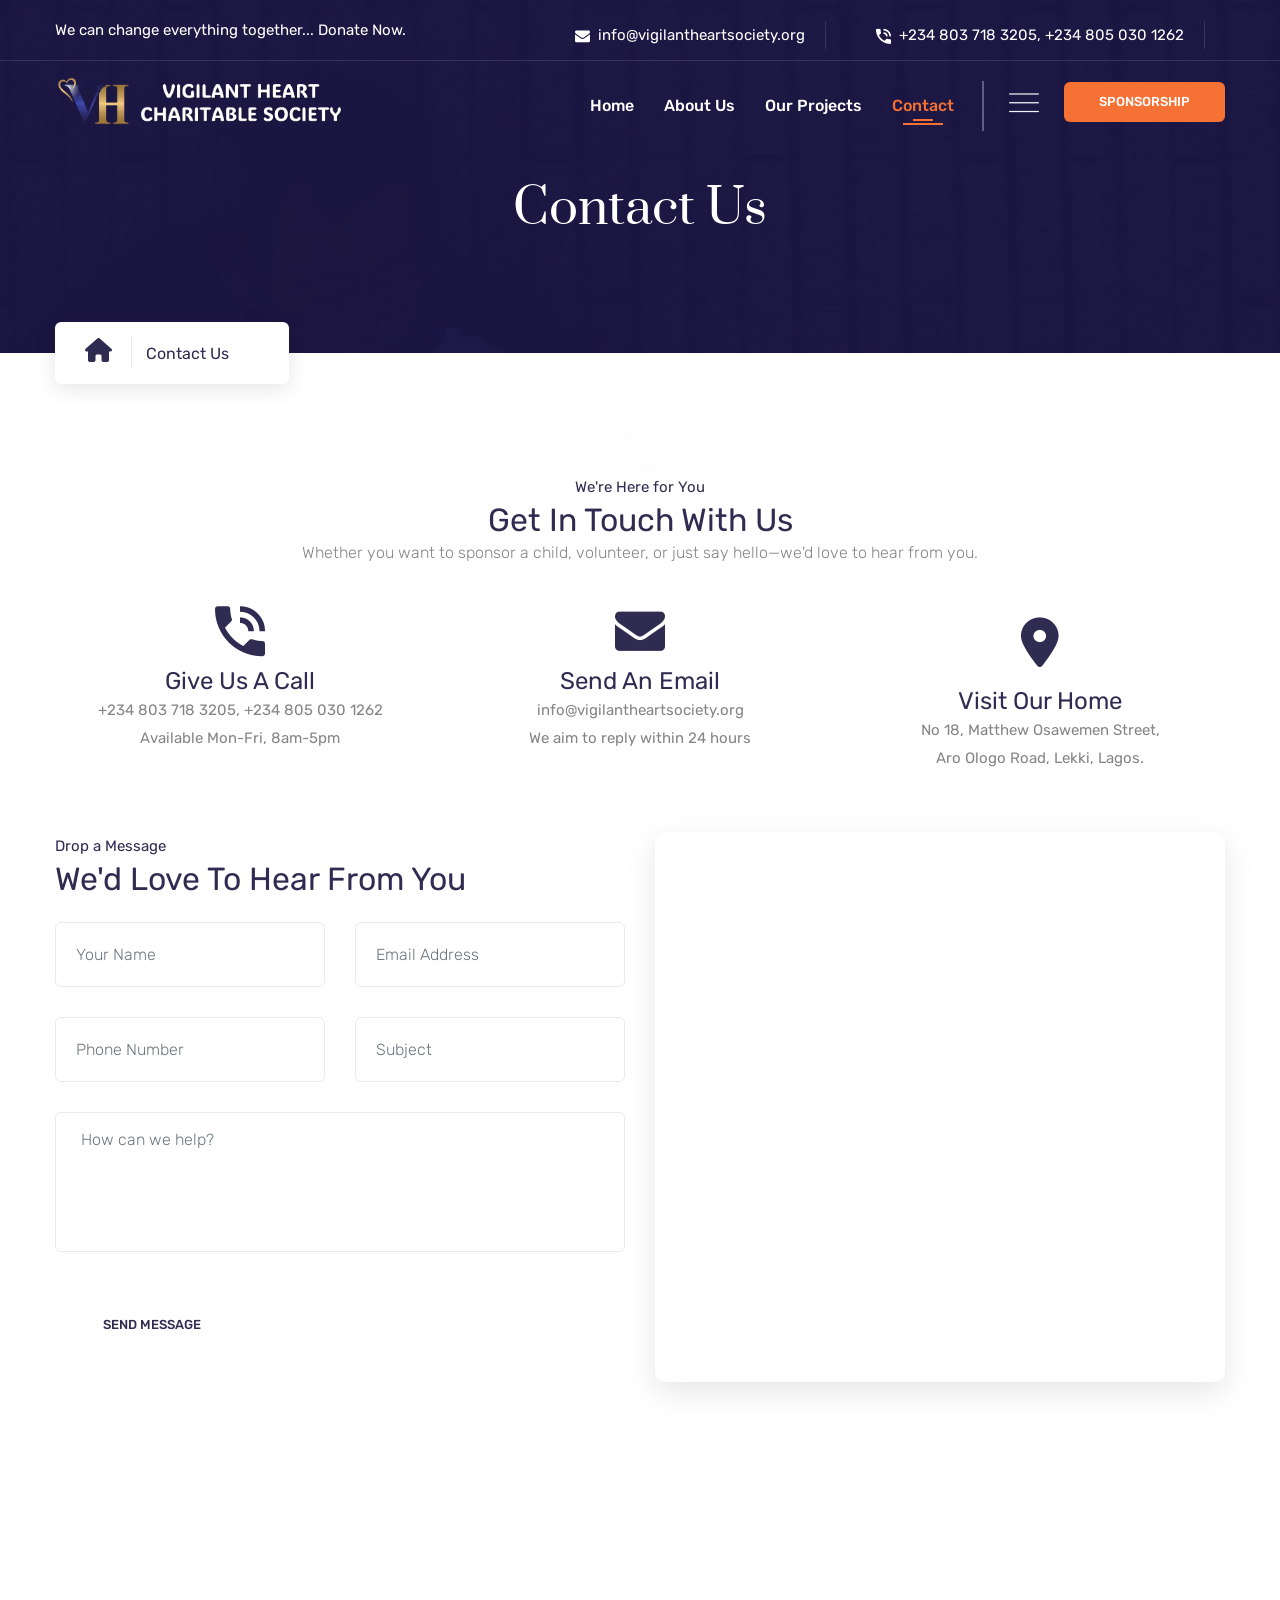
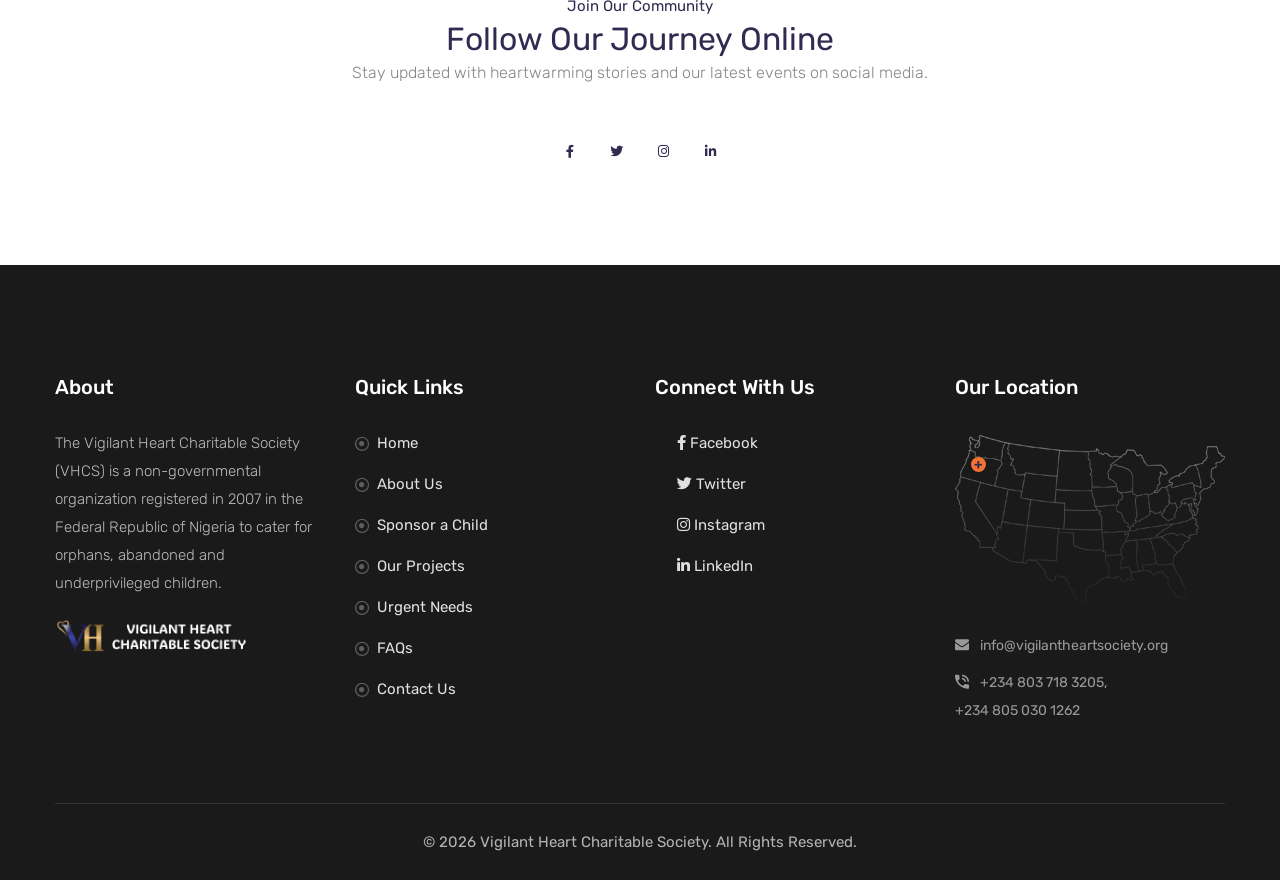
<file: contact.html>
<!DOCTYPE html>
<html lang="en">

<head>
    <meta charset="utf-8">
    <meta name="description" content="Vigilant Heart Charitable Society is an orphanage and support center in Lagos, Nigeria, dedicated to caring for orphans, abandoned children, and underprivileged youth.">
    <title>We can change everything together | Vigilant Heart Charitable Society</title>

    <link rel="shortcut icon" href="images/favicon-2.png" type="image/x-icon">
    <link rel="icon" href="images/favicon-2.png" type="image/x-icon">

    <!-- Google Fonts -->
    <link href="https://fonts.googleapis.com/css?family=Prata|Rubik:300,400,500,700&amp;display=swap" rel="stylesheet">

    <!-- Stylesheets -->
    <link href="css/bootstrap.css" rel="stylesheet">
    <link href="css/jquery-ui.css" rel="stylesheet">
    <link href="css/swiper.min.css" rel="stylesheet">
    <link href="css/flaticon.css" rel="stylesheet">
    <link href="css/font-awesome.css" rel="stylesheet">
    <link href="css/animate.css" rel="stylesheet">
    <link href="css/custom-animate.css" rel="stylesheet">
    <link href="css/jquery.fancybox.min.css" rel="stylesheet">
    <link href="css/owl.css" rel="stylesheet">
    <link href="css/style.css" rel="stylesheet">
    <link href="css/sidebar-style.css" rel="stylesheet">
    <link href="css/responsive.css" rel="stylesheet">
    <link href="https://cdnjs.cloudflare.com/ajax/libs/font-awesome/6.0.0-beta3/css/all.min.css" rel="stylesheet">

    <!-- Responsive -->
    <meta http-equiv="X-UA-Compatible" content="IE=edge">
    <meta name="viewport" content="width=device-width, initial-scale=1.0, maximum-scale=1.0, user-scalable=0">

</head>

<body>

    <div class="page-wrapper">
        <!-- Preloader -->
        <div class="loader-wrap">
            <div class="preloader"></div>
            <div class="layer layer-one"><span class="overlay"></span></div>
            <div class="layer layer-two"><span class="overlay"></span></div>
            <div class="layer layer-three"><span class="overlay"></span></div>
        </div>

        <!-- Main Header-->
        <header class="main-header style-two">
            <!-- Top bar -->
            <div class="top-bar style-two">
                <div class="auto-container">
                    <div class="wrapper-box">
                        <div class="left-content">
                            <div class="text">We can change everything together... <a href="#"
                                    class="donate-box-btn">Donate Now.</a></div>
                        </div>
                        <div class="right-content">
                            <ul class="contact-info">
                                <li><span class="flaticon-mail"></span><a
                                        href="mailto:info@vigilantheartsociety.org">info@vigilantheartsociety.org</a>
                                </li>
                                <li><span class="flaticon-phone"></span><a href="tel:+2348050301262">+234 803 718 3205, </a><a href="tel:+2348050301262">+234 805 030 1262</a></li>
                            </ul>
                        </div>
                    </div>
                </div>
            </div>

            <!-- Header Upper -->
            <div class="header-upper style-two">
                <div class="auto-container">
                    <div class="wrapper-box">
                        <div class="logo-column">
                            <div class="logo-box">
                                <div class="logo"><a href="index.html"><img src="images/logo-2.png" alt="" title=""></a>
                                </div>
                            </div>
                        </div>
                        <div class="right-column">
                            <div class="option-wrapper">
                                <div class="nav-outer">

                                    <!-- Main Menu -->
                                    <nav class="main-menu navbar-expand-xl navbar-dark">

                                        <div class="collapse navbar-collapse">
                                            <ul class="navigation">
                                                <li><a href="index.html">Home</a>
                                                </li>
                                                <li class="dropdown"><a href="about.html">About Us</a>
                                                    <ul>
                                                        <li><a href="about.html#our-story">Our Story</a></li>
                                                        <li><a href="about.html#our-mission">Mission &amp; Vision</a></li>
                                                        <li><a href="about.html#our-team">Our Team</a></li>
                                                        <li><a href="about.html#faqs">FAQs</a>
                                                        </li>
                                                    </ul>
                                                </li>

                                                <li class="dropdown"><a href="projects.html">Our Projects</a>
                                                    <ul>
                                                        <li><a href="sponsor.html">Sponsor a Child</a></li>
                                                        <li><a href="child-welfare.html">VHCS Children's Home</a></li>
                                                        <li><a href="crisis-pregnancy.html">Youth Crisis Pregnancy</a></li>
                                                        <li><a href="documents/urgent-needs-list.pdf" target="_blank">Urgent Needs</a></li>
                                                    </ul>
                                                </li>
                                                <li class="current"><a href="contact.html">Contact</a></li>
                                            </ul>
                                        </div>
                                    </nav><!-- Main Menu End-->

                                </div>

                                <div class="navbar-btn-wrap">
                                    <button class="anim-menu-btn">
                                        <i class="flaticon-menu"></i>
                                    </button>
                                </div>
                                <div class="link-btn volunteer-btn">
                                    <a href="#" class="theme-btn btn-style-four"><span>Sponsorship</span></a>
                                </div>
                            </div>
                        </div>
                    </div>
                </div>
            </div>
            <!--End Header Upper-->

            <!--End Header Upper-->
            <div class="sticky-header style-two">
                <div class="auto-container">
                    <div class="wrapper-box">
                        <div class="logo-column">
                            <div class="logo-box">
                                <div class="logo"><a href="index.html"><img src="images/vhcs-logo.png" alt=""
                                            title=""></a></div>
                            </div>
                        </div>
                        <div class="menu-column">
                            <div class="nav-outer">

                                <div class="nav-inner">

                                    <!-- Main Menu -->
                                    <nav class="main-menu navbar-expand-xl navbar-dark">

                                        <div class="collapse navbar-collapse">
                                            <ul class="navigation">
                                            </ul>
                                        </div>
                                    </nav><!-- Main Menu End-->

                                </div>
                            </div>
                        </div>
                            <button type="button" class="anim-menu-btn sticky-menu-btn" aria-label="Open menu"><span class="flaticon-menu"></span></button>
                    </div>
                </div>
            </div>

            <!-- Mobile Menu  -->
            <div class="mobile-menu style-two">
                <div class="menu-box">
                    <div class="logo"><a href="index.html"><img src="images/logo-2.png" alt=""></a></div>
                    <!-- Main Menu -->
                    <nav class="main-menu navbar-expand-xl navbar-dark">
                        <div class="navbar-header">
                            <!-- Toggle Button -->
                            <button type="button" class="navbar-toggle" data-toggle="collapse"
                                data-target="#navbarSupportedContent" aria-controls="navbarSupportedContent"
                                aria-expanded="false" aria-label="Toggle navigation">
                                <span class="flaticon-menu"></span>
                            </button>
                        </div>

                        <div class="collapse navbar-collapse" id="navbarSupportedContent">
                            <ul class="navigation">

                            </ul>
                        </div>
                    </nav>
                    <!-- Main Menu End-->
                </div>

            </div>
            <!-- End Mobile Menu -->

            <div class="nav-overlay">
                <div class="cursor"></div>
                <div class="cursor-follower"></div>
            </div>
        </header>
        <!-- End Main Header -->

        <!-- Hidden Sidebar -->
        <section class="hidden-sidebar style-two close-sidebar">
            <div class="sidebar-backdrop"></div>
            <div class="sidebar-content">
                <div class="hidden-sidebar-close"><span class="flaticon-cross"></span></div>
                <div class="logo"><a href="#"><img src="images/vhcs-logo.png" alt=""></a></div>

                <div class="sidebar-inner-content">

                    <div class="sidebar-header">
                        <h3 class="title">A Glimpse of Hope</h3>
                        <p class="quote">"The smallest act of kindness is worth more than the grandest intention."</p>
                    </div>

                    <div class="stories-of-change">
                        <h4 class="stories-title">Stories of Change</h4>
                        <div class="story-card-wrapper">
                            <!-- Story Card 1 -->
                            <a href="#" class="story-card">
                                <div class="story-card-image"
                                    style="background-image: url('images/resource/cause-4.jpg');"></div>
                                <div class="story-card-content">
                                    <h5>Empowering Futures</h5>
                                    <p>Providing education to over 80 children in the home and rural communities.</p>
                                </div>
                            </a>
                            <!-- Story Card 2 -->
                            <a href="#" class="story-card">
                                <div class="story-card-image"
                                    style="background-image: url('images/resource/cause-5.jpg');"></div>
                                <div class="story-card-content">
                                    <h5>Nourishing Hope</h5>
                                    <p>Delivering daily meals to children and families in need.</p>
                                </div>
                            </a>
                            <!-- Story Card 3 -->
                            <a href="#" class="story-card">
                                <div class="story-card-image"
                                    style="background-image: url('images/resource/cause-6.jpg');"></div>
                                <div class="story-card-content">
                                    <h5>Building Health</h5>
                                    <p>Offering free medical check-ups and healthcare services.</p>
                                </div>
                            </a>
                        </div>
                    </div>

                    <div class="sidebar-footer">
                        <div class="action-icons">
                            <a href="#" class="action-icon donate-box-btn">
                                <i class="fa fa-heart"></i>
                                <span>Donate</span>
                            </a>
                            <a href="#" class="action-icon volunteer-btn">
                                <i class="fa fa-users"></i>
                                <span>Volunteer</span>
                            </a>
                            <a href="#project" class="action-icon">
                                <i class="fa fa-briefcase"></i>
                                <span>Projects</span>
                            </a>
                        </div>
                        <div class="social-links-sidebar">
                            <a href="#"><i class="fab fa-whatsapp"></i></a>
                            <a href="#"><i class="fab fa-twitter"></i></a>
                            <a href="#"><i class="fab fa-instagram"></i></a>
                            <a href="#"><i class="fab fa-linkedin"></i></a>
                        </div>
                    </div>

                </div>
            </div>
        </section>

        <!-- Page Title -->
        <section class="page-title" style="background-image: url(images/background/bg-3.jpg);">
            <div class="auto-container">
                <div class="content-box">
                    <h1>Contact Us</h1>
                    <ul class="bread-crumb">
                        <li><a class="home" href="index.html"><span class="fa fa-home"></span></a></li>
                        <li>Contact Us</li>
                    </ul>
                </div>
            </div>
        </section>

        <!-- Contact Info Section -->
        <section class="contact-info-section" style="padding-top: 120px;">
            <div class="auto-container">
                <div class="sec-title text-center">
                    <span class="subtitle">We're Here for You</span>
                    <h2>Get In Touch With Us</h2>
                    <div class="text">Whether you want to sponsor a child, volunteer, or just say hello—we'd love to hear from you.</div>
                </div>
                <div class="row">
                    <!-- Contact Info Block -->
                    <div class="col-lg-4 col-md-6 contact-info-block">
                        <div class="inner-box text-center">
                            <div class="icon-box" style="font-size: 50px; color: var(--theme-color); margin-bottom: 20px;"><span class="flaticon-phone"></span></div>
                            <h4>Give Us A Call</h4>
                            <div class="text">
                                <a href="tel:+2348050301262">+234 803 718 3205, </a><a href="tel:+2348050301262">+234 805 030 1262</a><br>
                                Available Mon-Fri, 8am-5pm
                            </div>
                        </div>
                    </div>
                    <!-- Contact Info Block -->
                    <div class="col-lg-4 col-md-6 contact-info-block">
                        <div class="inner-box text-center">
                            <div class="icon-box" style="font-size: 50px; color: var(--theme-color); margin-bottom: 20px;"><span class="flaticon-mail"></span></div>
                            <h4>Send An Email</h4>
                            <div class="text">
                                <a href="mailto:info@vigilantheartsociety.org">info@vigilantheartsociety.org</a><br>
                                We aim to reply within 24 hours
                            </div>
                        </div>
                    </div>
                    <!-- Contact Info Block -->
                    <div class="col-lg-4 col-md-6 contact-info-block">
                        <div class="inner-box text-center">
                            <div class="icon-box" style="font-size: 50px; color: var(--theme-color); margin-bottom: 20px;"><span class="fa fa-map-marker-alt"></span></div>
                            <h4>Visit Our Home</h4>
                            <div class="text">
                                No 18, Matthew Osawemen Street,<br>Aro Ologo Road, Lekki, Lagos.
                            </div>
                        </div>
                    </div>
                </div>
            </div>
        </section>

        <!-- Contact Form Section -->
        <section class="contact-form-section" style="padding-top: 60px;">
            <div class="auto-container">
                <div class="row">
                    <div class="col-lg-6 form-column">
                        <div class="sec-title mb-4">
                            <span class="subtitle">Drop a Message</span>
                            <h2>We'd Love To Hear From You</h2>
                        </div>
                        <div class="default-form-area">
                            <form method="post" action="#" class="contact-form">
                                <div class="row">
                                    <div class="col-md-6 form-group">
                                        <input type="text" name="username" placeholder="Your Name" required class="form-control">
                                    </div>
                                    <div class="col-md-6 form-group">
                                        <input type="email" name="email" placeholder="Email Address" required class="form-control">
                                    </div>
                                    <div class="col-md-6 form-group">
                                        <input type="text" name="phone" placeholder="Phone Number" required class="form-control">
                                    </div>
                                    <div class="col-md-6 form-group">
                                        <input type="text" name="subject" placeholder="Subject" required class="form-control">
                                    </div>
                                    <div class="col-md-12 form-group">
                                        <textarea name="message" placeholder="How can we help?" required class="form-control"></textarea>
                                    </div>
                                    <div class="col-md-12 form-group mt-3">
                                        <button class="theme-btn btn-style-one" type="submit" name="submit-form"><span>Send Message</span></button>
                                    </div>
                                </div>
                            </form>
                        </div>
                    </div>
                    
                    <div class="col-lg-6 map-column">
                        <div class="map-outer mt-5 mt-lg-0" style="height: 100%; min-height: 400px; border-radius: 10px; overflow: hidden; box-shadow: 0 10px 30px rgba(0,0,0,0.1);">
                            <iframe src="https://www.google.com/maps/embed?pb=!1m18!1m12!1m3!1d126848.4064366629!2d3.479524654924845!3d6.438515320786523!2m3!1f0!2f0!3f0!3m2!1i1024!2i768!4f13.1!3m3!1m2!1s0x103bf4524aa4c45b%3A0xb35a0ce8e84a26be!2sLekki%2C%20Lagos!5e0!3m2!1sen!2sng!4v1689255013098!5m2!1sen!2sng" width="100%" height="100%" style="border:0;" allowfullscreen="" loading="lazy" referrerpolicy="no-referrer-when-downgrade"></iframe>
                        </div>
                    </div>
                </div>
            </div>
        </section>

        <!-- Social Media Section -->
        <section class="about-section text-center" style="padding: 100px 0;">
            <div class="auto-container">
                <div class="sec-title text-center">
                    <span class="subtitle">Join Our Community</span>
                    <h2>Follow Our Journey Online</h2>
                    <div class="text">Stay updated with heartwarming stories and our latest events on social media.</div>
                </div>
                <div class="mt-4">
                    <ul class="social-icon-one" style="display:inline-flex; justify-content:center; gap: 15px;">
                        <li><a href="#"><span class="fab fa-facebook-f"></span></a></li>
                        <li><a href="#"><span class="fab fa-twitter"></span></a></li>
                        <li><a href="#"><span class="fab fa-instagram"></span></a></li>
                        <li><a href="#"><span class="fab fa-linkedin-in"></span></a></li>
                    </ul>
                </div>
            </div>
        </section>

<!-- Main Footer -->
        <footer class="main-footer style-two">
            <div class="auto-container">
                <div class="widget-wrapper">
                    <div class="row">
                        <!-- About Widget -->
                        <div class="col-lg-3 col-md-6 about-widget-two footer-widget">
                            <h4 class="widget-title">About</h4>
                            <div class="text-small">The Vigilant Heart Charitable Society (VHCS) is a non-governmental
                                organization registered in 2007 in the Federal Republic of Nigeria to cater for orphans,
                                abandoned and underprivileged children.</div>
                            <div class="logo"><a href="index.html"><img src="images/logo-2.png" alt="" width="200"></a>
                            </div>
                        </div>
                        <!-- Link Widget -->
                        <div class="col-lg-3 col-md-6 link-widget-two footer-widget">
                            <h4 class="widget-title">Quick Links</h4>
                            <ul>
                                <li><a href="index.html">Home</a></li>
                                <li><a href="about.html">About Us</a></li>
                                <li><a href="sponsor.html">Sponsor a Child</a></li>
                                <li><a href="projects.html">Our Projects</a></li>
                                <li><a href="documents/urgent-needs-list.pdf" target="_blank">Urgent Needs</a></li>
                                <li><a href="about.html#faqs">FAQs</a></li>
                                <li><a href="contact.html">Contact Us</a></li>
                            </ul>
                        </div>
                        <!-- Post Widget -->
                        <div class="col-lg-3 col-md-6 social-widget-two link-widget-two footer-widget">
                            <h4 class="widget-title">Connect With Us</h4>
                            <ul>
                                <li><a href="#"><i class="fab fa-facebook-f"></i> Facebook</a></li>
                                <li><a href="#"><i class="fab fa-twitter"></i> Twitter</a></li>
                                <li><a href="#"><i class="fab fa-instagram"></i> Instagram</a></li>
                                <li><a href="#"><i class="fab fa-linkedin-in"></i> LinkedIn</a></li>
                            </ul>
                        </div>
                        <!-- Location Widget -->
                        <div class="col-lg-3 col-md-6 office-location-widget footer-widget">
                            <h4 class="widget-title">Our Location</h4>
                            <div class="wrapper-box">
                                <div class="location-point">
                                    <div class="content">
                                        <div class="text">No 18, Matthew Osawemen Street, Aro Ologo Road, Lekki, Lagos, Nigeria</div>
                                    </div>
                                    <span class="point"></span>
                                </div>
                            </div>
                            <div class="footer-contact-info" style="margin-top: 15px;">
                                <p style="color: #999; font-size: 14px; margin-bottom: 8px;"><i class="flaticon-mail" style="margin-right: 8px;"></i> info@vigilantheartsociety.org</p>
                                <p style="color: #999; font-size: 14px; margin-bottom: 8px;"><i class="flaticon-phone" style="margin-right: 8px;"></i> +234 803 718 3205, <br> +234 805 030 1262</p>
                            </div>
                        </div>
                    </div>
                </div>
                <div class="footer-bottom-two">
                    <div class="copy-right-text">© <span id="current-year"></span> Vigilant Heart Charitable Society.
                        All Rights Reserved.</div>
                </div>
            </div>
            <!--Scroll to top-->
            <div class="scroll-to-top scroll-to-target style-two" data-target="html"><span
                    class="icon flaticon-next"></span></div>
        </footer>

        <!-- Donate Popup -->
        <div id="donate-popup" class="donate-popup style-two">

            <div class="popup-overlay"></div>

            <!-- Donate Modal Cursor Overlay -->
            <div class="donate-nav-overlay">
                <div class="cursor-follower">
                    <div class="cursor"></div>
                </div>
            </div>

            <div class="donate-form-area">
                <div class="donate-form-wrapper">
                    <div class="close-donate theme-btn"><span class="flaticon-close"></span></div>

                    <!-- Bank Account Details -->
                    <div class="bank-details">
                        <h3>Bank Transfer Details</h3>
                        <div class="account-cards">
                            <div class="account-card">
                                <div class="bank-logo">
                                    <img src="./images/zenith.png" width="35">
                                </div>
                                <div class="account-info">
                                    <h4>Vigilant Heart Charitable Society</h4>
                                    <div class="account-number">
                                        <span class="label">Account Number:</span>
                                        <span class="number">1011941681</span>
                                        <button class="copy-btn" data-clipboard-text="1011941681">
                                            <i class="fa fa-copy"></i>
                                            <span class="copy-text">Copy</span>
                                        </button>
                                    </div>
                                    <div class="bank-name">Zenith Bank</div>
                                </div>
                            </div>

                            <div class="account-card">
                                <div class="bank-logo">
                                    <img src="./images/globus.png">
                                </div>
                                <div class="account-info">
                                    <h4>Vigilant Heart Charitable Society</h4>
                                    <div class="account-number">
                                        <span class="label">Account Number:</span>
                                        <span class="number">1000002999</span>
                                        <button class="copy-btn" data-clipboard-text="1000002999">
                                            <i class="fa fa-copy"></i>
                                            <span class="copy-text">Copy</span>
                                        </button>
                                    </div>
                                    <div class="bank-name">Globus Bank</div>
                                </div>
                            </div>

                            <div class="account-card">
                                <div class="bank-logo">
                                    <img src="./images/eco.jpg">
                                </div>
                                <div class="account-info">
                                    <h4>Vigilant Heart Charitable Society</h4>
                                    <div class="account-number">
                                        <span class="label">Account Number:</span>
                                        <span class="number">4242016282</span>
                                        <button class="copy-btn" data-clipboard-text="4242016282">
                                            <i class="fa fa-copy"></i>
                                            <span class="copy-text">Copy</span>
                                        </button>
                                    </div>
                                    <div class="bank-name">EcoBank</div>
                                </div>
                            </div>
                        </div>
                    </div>

                    <!-- In-Kind Donations Accepted -->

                    <div class="inkind-note">

                        <i class="fa fa-gift"></i>

                        <p><strong>More ways to give:</strong> beyond cash transfers, we gladly welcome in-kind donations &mdash; clothing, books, foodstuffs, toiletries and other essentials for the children. Our home is open from 9am to 6pm for drop-offs.</p>

                    </div>

                    <!-- Alternative Payment Methods -->
                    <div class="payment-methods">
                        <h3>Other Payment Options</h3>
                        <div class="method-grid">
                            <div class="method-card">
                                <div class="method-icon">
                                    <i class="flaticon-phone"></i>
                                </div>
                                <h4>USSD Transfer</h4>
                                <p>Dial *966# and follow the procedures to transfer instantly</p>
                            </div>
                            <div class="method-card">
                                <div class="method-icon">
                                    <i class="fa fa-whatsapp"></i>
                                </div>
                                <h4>WhatsApp Payment</h4>
                                <p>Send us a message at +234 803 718 3205, <br> +234 805 030 1262</p>
                            </div>
                        </div>
                    </div>

                    <!-- Call to Action -->
                    <div class="donate-cta">
                        <div class="cta-message">
                            <p><strong>After making your transfer, please send us a screenshot or reference number
                                    to:</strong></p>
                            <div class="contact-info">
                                <div class="contact-item">
                                    <i class="flaticon-mail"></i>
                                    <span>info@vigilantheartsociety.org</span>
                                </div>
                                <div class="contact-item">
                                    <i class="flaticon-phone"></i>
                                    <span>+234 803 718 3205, +234 805 030 1262</span>
                                </div>
                            </div>
                        </div>
                        <div class="cta-buttons">
                            <button class="theme-btn btn-style-eight share-btn">
                                <i class="flaticon-share"></i>
                                <span>Share Our Cause</span>
                            </button>
                            <button class="theme-btn btn-style-five volunteer-btn">
                                <i class="flaticon-volunteer"></i>
                                <span>Become a Volunteer</span>
                            </button>
                        </div>
                    </div>

                    <!-- Gratitude Message -->
                    <div class="gratitude-message">
                        <div class="quote-icon">
                            <i class="flaticon-quote"></i>
                        </div>
                        <p>"Your generosity today creates a brighter tomorrow for children who need it most. Thank you
                            for being part of our mission to transform lives through education."</p>
                        <div class="signature">
                            <span>- VHCS Team</span>
                        </div>
                    </div>
                </div>
            </div>
        </div>

        <!-- Volunteer Contact Popup Modal -->
        <div id="volunteer-popup" class="donate-popup style-two">
            <div class="popup-overlay"></div>
            <div class="donate-form-area">
                <div class="donate-form-wrapper">
                    <div class="donate-header">
                        <h1>Become a Volunteer</h1>
                        <p class="subtitle">We are excited to have you join our mission!</p>
                    </div>
                    <div class="impact-message">
                        <div class="message-card">
                            <div class="message-icon"><i class="fa fa-users"></i></div>
                            <h3>Contact Us to Volunteer</h3>
                            <p>To become a volunteer, please contact us using the details below. Our team will get in
                                touch with you as soon as possible!</p>
                            <div class="contact-info">
                                <div class="contact-item">
                                    <i class="flaticon-mail"></i>
                                    <span>info@vigilantheartsociety.org</span>
                                </div>
                                <div class="contact-item">
                                    <i class="flaticon-phone"></i>
                                    <span>+234 803 718 3205, +234 805 030 1262</span>
                                </div>
                            </div>
                        </div>
                    </div>
                    <div class="cta-buttons">
                        <button class="theme-btn btn-style-eight close-volunteer"><span>Close</span></button>
                    </div>
                </div>
            </div>
        </div>

    </div>
<!-- Home Flyer Popup -->
        <style>
            .flyer-popup {
                position: fixed;
                top: 0;
                left: 0;
                width: 100%;
                height: 100%;
                z-index: 10000;
                display: flex;
                align-items: center;
                justify-content: center;
                padding: 20px;
                opacity: 0;
                visibility: hidden;
                transition: opacity .45s ease, visibility .45s ease;
            }
            .flyer-popup.flyer-popup-open {
                opacity: 1;
                visibility: visible;
            }
            .flyer-popup-overlay {
                position: absolute;
                top: 0;
                left: 0;
                right: 0;
                bottom: 0;
                background: rgba(20, 17, 40, 0.82);
                -webkit-backdrop-filter: blur(3px);
                backdrop-filter: blur(3px);
            }
            .flyer-popup-content {
                position: relative;
                max-width: 90vw;
                max-height: 90vh;
                display: flex;
                align-items: center;
                justify-content: center;
                transform: scale(0.92);
                transition: transform .45s ease;
            }
            .flyer-popup.flyer-popup-open .flyer-popup-content {
                transform: scale(1);
            }
            .flyer-popup-content img {
                max-width: 90vw;
                max-height: 90vh;
                width: auto;
                height: auto;
                object-fit: contain;
                display: block;
                box-shadow: 0 25px 60px rgba(0, 0, 0, 0.5);
            }
            .flyer-popup-close {
                position: absolute;
                top: 14px;
                right: 14px;
                z-index: 2;
                width: 42px;
                height: 42px;
                display: flex;
                align-items: center;
                justify-content: center;
                border-radius: 50%;
                background: #ffffff;
                color: #302c51;
                border: none;
                font-size: 18px;
                cursor: pointer;
                box-shadow: 0 8px 20px rgba(0, 0, 0, 0.25);
                transition: all .3s ease;
            }
            .flyer-popup-close:hover {
                background: #f57134;
                color: #ffffff;
                transform: rotate(90deg);
            }
            .flyer-actions {
                position: absolute;
                top: 22px;
                right: 22px;
                display: flex;
                gap: 18px;
                z-index: 3;
            }
            .flyer-action-link {
                background: none;
                border: none;
                padding: 0;
                font-size: 15px;
                font-weight: 500;
                font-family: 'Rubik', sans-serif;
                color: rgba(255, 255, 255, 0.92);
                text-decoration: none;
                cursor: pointer;
                transition: color .25s ease;
                text-shadow: 0 1px 3px rgba(0, 0, 0, 0.55);
            }
            .flyer-action-link:hover,
            .flyer-action-link:focus {
                color: #f57134;
            }
            @media (max-width: 575px) {
                .flyer-popup {
                    padding: 10px;
                }
                .flyer-popup-content,
                .flyer-popup-content img {
                    max-height: 85vh;
                }
                .flyer-actions {
                    top: 14px;
                    right: 14px;
                    gap: 12px;
                }
                .flyer-action-link {
                    font-size: 13px;
                }
            }
        </style>
        <div id="flyer-popup" class="flyer-popup" role="dialog" aria-modal="true" aria-label="Welcome to Vigilant Heart Charitable Society">
            <div class="flyer-popup-overlay"></div>
            <div class="flyer-actions">
                <a class="flyer-action-link" href="images/home-flyer.jpg" download="VHCS-Flyer.jpg" id="flyer-download">Download Flyer</a>
                <button type="button" class="flyer-action-link" id="flyer-share">Share Flyer</button>
            </div>
            <div class="flyer-popup-content">
                <button type="button" class="flyer-popup-close" aria-label="Close"><span class="fa fa-times"></span></button>
                <a href="index.html" aria-label="View VHCS home flyer">
                    <img src="images/home-flyer.jpg" alt="VHCS Home Flyer - Welcome to Vigilant Heart Charitable Society">
                </a>
            </div>
        </div>

    <!--End pagewrapper-->



    <!-- JS -->
    <script src="js/jquery.js"></script>
    <script src="js/popper.min.js"></script>
    <script src="js/bootstrap.min.js"></script>
    <script src="js/TweenMax.min.js"></script>
    <script src="js/wow.js"></script>
    <script src="js/owl.js"></script>
    <script src="js/appear.js"></script>
    <script src="js/swiper.min.js"></script>
    <script src="js/jquery.fancybox.js"></script>
    <script src="js/menu-nav-btn.js"></script>
    <script src="js/jquery-ui.js"></script>
    <script src="js/jquery.countdown.min.js"></script>
    <!-- Custom JS -->
    <script src="js/script.js"></script>
    <script>
        // Update copyright year automatically
        document.getElementById('current-year').textContent = new Date().getFullYear();

        // Add custom styles for banner overlay and mobile navigation
        document.addEventListener('DOMContentLoaded', function () {
            const style = document.createElement('style');
            style.textContent = `
            /* Banner overlay for better text readability */
            .banner-section .swiper-slide::before {
                content: '';
                position: absolute;
                top: 0;
                left: 0;
                right: 0;
                bottom: 0;
                background: linear-gradient(to bottom, rgba(0, 0, 0, 0.7), rgba(0, 0, 0, 0.5));
                z-index: 1;
            }
            .banner-section .content-outer {
                position: relative;
                z-index: 2;
            }
            .banner-section .content-box {
                position: relative;
                z-index: 2;
            }
            .banner-section .inner {
                position: relative;
                z-index: 2;
            }
            .banner-section .inner h1 {
                text-shadow: 2px 2px 4px rgba(0, 0, 0, 0.3);
            }
            .banner-section .inner h4 {
                text-shadow: 1px 1px 3px rgba(0, 0, 0, 0.3);
            }

            /* New Donate Modal Styles */
            .donate-popup {
                position: fixed;
                top: 0;
                left: 0;
                width: 100%;
                height: 100%;
                z-index: 9999;
                opacity: 0;
                visibility: hidden;
                transition: all 0.3s ease;
            }

            .donate-popup.popup-visible {
                opacity: 1;
                visibility: visible;
            }

            .popup-overlay {
                position: absolute;
                top: 0;
                left: 0;
                width: 100%;
                height: 100%;
                background: rgba(0, 0, 0, 0.8);
                backdrop-filter: blur(5px);
            }

            .donate-form-area {
                position: absolute;
                top: 50%;
                left: 50%;
                transform: translate(-50%, -50%);
                width: 90%;
                max-width: 800px;
                max-height: 90vh;
                overflow-y: auto;
                scrollbar-width: none; /* Firefox */
                -ms-overflow-style: none; /* Internet Explorer 10+ */
            }

            .donate-form-area::-webkit-scrollbar {
                display: none; /* Chrome, Safari, Opera */
            }

            .donate-form-wrapper {
                background: linear-gradient(135deg, #ffffff 0%, #f8f9fa 100%);
                border-radius: 20px;
                padding: 40px;
                box-shadow: 0 20px 60px rgba(0, 0, 0, 0.3);
                position: relative;
                border: 1px solid rgba(245, 113, 52, 0.1);
            }

            .close-donate {
                position: absolute;
                top: 20px;
                right: 20px;
                width: 40px;
                height: 40px;
                border-radius: 50%;
                color: white;
                border: none;
                cursor: pointer;
                display: flex;
                align-items: center;
                justify-content: center;
                transition: all 0.3s ease;
                z-index: 10;
            }

            .close-donate:hover {
                background: #d40032;
                transform: scale(1.1);
            }

            /* Header Section */
            .donate-header {
                margin-bottom: 30px;
                text-align: center;
                padding-bottom: 30px;
                border-bottom: 2px solid rgba(245, 113, 52, 0.1);
            }

            .heart-icon {
                width: 80px;
                height: 80px;
                background: linear-gradient(135deg, #f57134, #d40032);
                border-radius: 50%;
                display: flex;
                align-items: center;
                justify-content: center;
                margin: 0 auto 20px;
                box-shadow: 0 10px 30px rgba(245, 113, 52, 0.3);
            }

            .heart-icon i {
                font-size: 36px;
                color: white;
            }

            .donate-header h1 {
                font-size: 2.5rem;
                color: #302c51;
                margin-bottom: 10px;
                font-weight: 700;
            }

            .donate-header .subtitle {
                font-size: 1.1rem;
                color: #858585;
                margin: 0;
            }

            /* Impact Message */
            .impact-message {
                margin-bottom: 30px;
            }

            .message-card {
                background: linear-gradient(135deg, #f57134, #d40032);
                color: white;
                padding: 30px;
                border-radius: 15px;
                text-align: center;
                position: relative;
                overflow: hidden;
            }

            .message-card::before {
                content: '';
                position: absolute;
                top: -50%;
                right: -50%;
                width: 200%;
                height: 200%;
                background: rgba(255, 255, 255, 0.1);
                border-radius: 50%;
                animation: float 6s ease-in-out infinite;
            }

            @keyframes float {
                0%, 100% { transform: translateY(0px) rotate(0deg); }
                50% { transform: translateY(-20px) rotate(180deg); }
            }

            .message-icon {
                font-size: 48px;
                margin-bottom: 20px;
                position: relative;
                z-index: 2;
            }

            .message-card h3 {
                font-size: 1.8rem;
                margin-bottom: 15px;
                position: relative;
                z-index: 2;
            }

            .message-card p {
                font-size: 1rem;
                line-height: 1.6;
                margin-bottom: 25px;
                position: relative;
                z-index: 2;
            }

            .impact-stats {
                display: flex;
                justify-content: space-around;
                position: relative;
                z-index: 2;
            }

            .stat {
                text-align: center;
            }

            .stat .number {
                display: block;
                font-size: 2rem;
                font-weight: 700;
                margin-bottom: 5px;
            }

            .stat .label {
                font-size: 0.9rem;
                opacity: 0.9;
            }

            /* Donation Options */
            .donation-options {
                margin-bottom: 30px;
            }

            .donation-options h3 {
                text-align: center;
                color: #302c51;
                margin-bottom: 20px;
                font-size: 1.5rem;
            }

            .amount-grid {
                display: grid;
                grid-template-columns: repeat(auto-fit, minmax(150px, 1fr));
                gap: 15px;
            }

            .amount-card {
                background: white;
                border: 2px solid #e9ecef;
                border-radius: 12px;
                padding: 20px;
                text-align: center;
                cursor: pointer;
                transition: all 0.3s ease;
                position: relative;
                overflow: hidden;
            }

            .amount-card::before {
                content: '';
                position: absolute;
                top: 0;
                left: -100%;
                width: 100%;
                height: 100%;
                background: linear-gradient(90deg, transparent, rgba(245, 113, 52, 0.1), transparent);
                transition: left 0.5s ease;
            }

            .amount-card:hover::before {
                left: 100%;
            }

            .amount-card:hover,
            .amount-card.active {
                border-color: #f57134;
                transform: translateY(-5px);
                box-shadow: 0 10px 30px rgba(245, 113, 52, 0.2);
            }

            .amount-card .amount {
                font-size: 1.5rem;
                font-weight: 700;
                color: #f57134;
                margin-bottom: 8px;
            }

            .amount-card .description {
                font-size: 0.9rem;
                color: #858585;
                line-height: 1.4;
            }

            /* Bank Details */
            .bank-details {
                margin-bottom: 30px;
                padding-top: 20px;
            }

            .bank-details h3 {
                text-align: center;
                color: #302c51;
                margin-bottom: 30px;
                font-size: 2rem;
                font-weight: 700;
            }

            .account-cards {
                display: grid;
                grid-template-columns: repeat(auto-fit, minmax(300px, 1fr));
                gap: 20px;
            }

            .account-card {
                background: white;
                border: 2px solid #e9ecef;
                border-radius: 15px;
                padding: 25px;
                display: flex;
                align-items: flex-start;
                gap: 20px;
                transition: all 0.3s ease;
                position: relative;
                overflow: visible;
            }

            .account-card::before {
                content: '';
                position: absolute;
                top: 0;
                left: 0;
                width: 4px;
                height: 100%;
                background: linear-gradient(to bottom, #f57134, #d40032);
                transition: width 0.3s ease;
            }

            .account-card:hover::before {
                width: 100%;
                opacity: 0.1;
            }

            .account-card:hover {
                border-color: #f57134;
                transform: translateY(-3px);
                box-shadow: 0 10px 30px rgba(245, 113, 52, 0.15);
            }

            .bank-logo {
                width: 60px;
                height: 60px;
                display: flex;
                align-items: center;
                justify-content: center;
                flex-shrink: 0;
            }

            .account-info {
                flex: 1;
            }

            .account-info h4 {
                color: #302c51;
                margin-bottom: 10px;
                font-size: 1.1rem;
            }

            .account-number {
                display: flex;
                align-items: center;
                gap: 10px;
                margin-bottom: 8px;
                background: #f8f9fa;
                padding: 12px;
                border-radius: 8px;
                border: 1px solid #e9ecef;
                position: relative;
                flex-wrap: wrap;
                min-height: 50px;
            }

            .account-number .label {
                font-size: 0.9rem;
                color: #858585;
                font-weight: 500;
                white-space: nowrap;
                min-width: 120px;
            }

            .account-number .number {
                font-family: 'Courier New', monospace;
                font-size: 1.1rem;
                font-weight: 700;
                color: #302c51;
                letter-spacing: 1px;
                background: white;
                padding: 6px 10px;
                border-radius: 4px;
                border: 1px solid #dee2e6;
                flex: 1;
                min-width: 150px;
                text-align: center;
            }

            .copy-btn {
                background: #f57134;
                color: white;
                border: 2px solid #f57134;
                border-radius: 6px;
                padding: 8px 12px;
                cursor: pointer;
                transition: all 0.3s ease;
                font-size: 0.8rem;
                display: flex;
                align-items: center;
                gap: 5px;
                font-weight: 500;
                min-width: 70px;
                justify-content: center;
                position: relative;
                flex-shrink: 0;
                white-space: nowrap;
                height: 36px;
                box-shadow: 0 2px 8px rgba(245, 113, 52, 0.2);
            }

            .copy-btn:hover {
                background: #d40032;
                border-color: #d40032;
                transform: scale(1.05);
                box-shadow: 0 4px 12px rgba(245, 113, 52, 0.3);
            }

            .copy-btn.copied {
                background: #02c06d;
                animation: pulse 0.6s ease;
            }

            .copy-btn .copy-text {
                font-size: 0.75rem;
                font-weight: 600;
            }

            .copy-btn i {
                font-size: 0.9rem;
            }

            @keyframes pulse {
                0% { transform: scale(1); }
                50% { transform: scale(1.1); }
                100% { transform: scale(1); }
            }

            .bank-name {
                font-size: 0.9rem;
                color: #858585;
                font-weight: 500;
            }

            /* Payment Methods */
            .payment-methods {
                margin-bottom: 30px;
            }

            .payment-methods h3 {
                text-align: center;
                color: #302c51;
                margin-bottom: 20px;
                font-size: 1.5rem;
            }

            .method-grid {
                display: grid;
                grid-template-columns: repeat(auto-fit, minmax(200px, 1fr));
                gap: 20px;
            }

            .method-card {
                background: white;
                border: 2px solid #e9ecef;
                border-radius: 12px;
                padding: 25px;
                text-align: center;
                transition: all 0.3s ease;
            }

            .method-card:hover {
                border-color: #f57134;
                transform: translateY(-3px);
                box-shadow: 0 10px 30px rgba(245, 113, 52, 0.15);
            }

            .method-icon {
                width: 60px;
                height: 60px;
                background: linear-gradient(135deg, #02c06d, #18bec2);
                border-radius: 50%;
                display: flex;
                align-items: center;
                justify-content: center;
                margin: 0 auto 15px;
            }

            .method-icon i {
                font-size: 28px;
                color: white;
            }

            .method-card h4 {
                color: #302c51;
                margin-bottom: 10px;
                font-size: 1.1rem;
            }

            .method-card p {
                color: #858585;
                font-size: 0.9rem;
                margin: 0;
            }

            /* CTA Section */
            .donate-cta {
                background: linear-gradient(135deg, #f8f9fa, #e9ecef);
                border-radius: 15px;
                padding: 30px;
                margin-bottom: 30px;
                text-align: center;
            }

            .cta-message {
                margin-bottom: 25px;
            }

            .cta-message p {
                color: #302c51;
                font-size: 1rem;
                margin-bottom: 20px;
            }

            .contact-info {
                display: flex;
                justify-content: center;
                gap: 30px;
                flex-wrap: wrap;
                margin-top: 10px;
            }

            .contact-item {
                display: flex;
                align-items: center;
                gap: 10px;
                background: white;
                padding: 12px 20px;
                border-radius: 25px;
                color: #302c51;
                font-weight: 600;
                box-shadow: 0 5px 15px rgba(0, 0, 0, 0.1);
                cursor: pointer;
                transition: all 0.3s ease;
                word-break: break-all;
                justify-content: center;
            }

            .contact-item:hover {
                transform: translateY(-2px);
                box-shadow: 0 8px 25px rgba(0, 0, 0, 0.15);
            }

            @media (max-width: 600px) {
                .contact-info {
                    flex-direction: column;
                    align-items: center;
                    gap: 15px;
                }
                .contact-item {
                    width: 100%;
                    min-width: 0;
                    justify-content: center;
                    text-align: center;
                    padding: 14px 10px;
                    font-size: 1rem;
                }
            }

            .cta-buttons {
                display: flex;
                justify-content: center;
                gap: 20px;
                flex-wrap: wrap;
            }

            .cta-buttons .theme-btn {
                padding: 12px 25px;
                border-radius: 25px;
                font-weight: 600;
                transition: all 0.3s ease;
            }

            .cta-buttons .theme-btn:hover {
                transform: translateY(-3px);
                box-shadow: 0 10px 30px rgba(245, 113, 52, 0.3);
            }

            /* Gratitude Message */
            .gratitude-message {
                background: linear-gradient(135deg, #302c51, #4a4a6a);
                color: white;
                padding: 30px;
                border-radius: 15px;
                text-align: center;
                position: relative;
                overflow: hidden;
            }

            .gratitude-message::before {
                content: '';
                position: absolute;
                top: 0;
                left: 0;
                right: 0;
                bottom: 0;
                background: url('data:image/svg+xml,<svg xmlns="http://www.w3.org/2000/svg" viewBox="0 0 100 100"><defs><pattern id="grain" width="100" height="100" patternUnits="userSpaceOnUse"><circle cx="25" cy="25" r="1" fill="white" opacity="0.1"/><circle cx="75" cy="75" r="1" fill="white" opacity="0.1"/><circle cx="50" cy="10" r="0.5" fill="white" opacity="0.1"/><circle cx="10" cy="60" r="0.5" fill="white" opacity="0.1"/><circle cx="90" cy="40" r="0.5" fill="white" opacity="0.1"/></pattern></defs><rect width="100" height="100" fill="url(%23grain)"/></svg>');
                opacity: 0.3;
            }

            .quote-icon {
                font-size: 48px;
                color: rgba(255, 255, 255, 0.3);
                margin-bottom: 20px;
                position: relative;
                z-index: 2;
            }

            .gratitude-message p {
                font-size: 1.1rem;
                line-height: 1.6;
                margin-bottom: 20px;
                position: relative;
                z-index: 2;
                font-style: italic;
            }

            .signature {
                font-weight: 600;
                color: #f57134;
                position: relative;
                z-index: 2;
            }

            /* Responsive Design */
            @media (max-width: 768px) {
                .donate-form-wrapper {
                    padding: 25px;
                    margin: 20px;
                }

                .donate-header h1 {
                    font-size: 2rem;
                }

                .amount-grid {
                    grid-template-columns: repeat(2, 1fr);
                }

                .account-cards {
                    grid-template-columns: 1fr;
                }

                .method-grid {
                    grid-template-columns: 1fr;
                }

                .contact-info {
                    flex-direction: column;
                    align-items: center;
                }

                .cta-buttons {
                    flex-direction: column;
                    align-items: center;
                }

                .impact-stats {
                    flex-direction: column;
                    gap: 15px;
                }

                /* Mobile account number improvements */
                .account-number {
                    flex-direction: column;
                    align-items: stretch;
                    gap: 8px;
                }

                .account-number .label {
                    min-width: auto;
                    text-align: center;
                }

                .account-number .number {
                    min-width: auto;
                    text-align: center;
                }

                .copy-btn {
                    align-self: center;
                    margin-top: 5px;
                }
            }

            @media (max-width: 480px) {
                .donate-form-wrapper {
                    padding: 20px;
                }

                .amount-grid {
                    grid-template-columns: 1fr;
                }

                .account-card {
                    flex-direction: column;
                    text-align: center;
                }

                .account-number {
                    flex-direction: column;
                    align-items: stretch;
                    gap: 8px;
                }

                .account-number .label {
                    min-width: auto;
                    text-align: center;
                }

                .account-number .number {
                    min-width: auto;
                    text-align: center;
                }

                .copy-btn {
                    align-self: center;
                    margin-top: 5px;
                    width: 100%;
                    max-width: 120px;
                }
            }

            /* Existing mobile navigation styles */
            @media (max-width: 991px) {
                .header-upper .logo-box,
                .header-upper .navbar-btn-wrap {
                    background: transparent !important;
                }
                .header-upper .logo-box .logo,
                .header-upper .navbar-btn-wrap .anim-menu-btn {
                    background: transparent !important;
                }
                .mobile-menu .menu-box {
                    background: transparent !important;
                }
                .mobile-menu .navbar-toggle {
                    background: transparent !important;
                }
                /* Mobile logo size adjustments */
                .header-upper .logo-box .logo img {
                    max-width: 120px !important;
                    height: auto !important;
                }
                .mobile-menu .logo img {
                    max-width: 170px !important;
                    height: auto !important;
                }
                .sticky-header .logo img {
                    max-width: 120px !important;
                    height: auto !important;
                }
                /* Mobile navigation styles */
                .mobile-menu .navigation {
                    background: #ffffff !important;
                }
                .mobile-menu .navigation li {
                    background: #ffffff !important;
                }
                .mobile-menu .navigation li a {
                    color: #333333 !important;
                    border-bottom: 1px solid #f0f0f0 !important;
                }
                .mobile-menu .navigation li.dropdown .dropdown-btn {
                    color: #333333 !important;
                }
                .mobile-menu .navigation li.dropdown .dropdown-menu {
                    background: #ffffff !important;
                }
                .mobile-menu .navigation li.dropdown .dropdown-menu li a {
                    color: #333333 !important;
                }
                /* White collapse icon */
                .navbar-toggle .icon-bar,
                .navbar-toggle .icon-bar:before,
                .navbar-toggle .icon-bar:after {
                    background-color: #ffffff !important;
                }
                .navbar-toggle:hover .icon-bar,
                .navbar-toggle:hover .icon-bar:before,
                .navbar-toggle:hover .icon-bar:after {
                    background-color: #ffffff !important;
                }
                .navbar-toggle .flaticon-menu {
                    color: #ffffff !important;
                }
                .navbar-toggle:hover .flaticon-menu {
                    color: #ffffff !important;
                }
                .anim-menu-btn .flaticon-menu {
                    color: #ffffff !important;
                }
                .anim-menu-btn:hover .flaticon-menu {
                    color: #ffffff !important;
                }
            }

            /* Donate Modal Cursor Overlay */
            .donate-nav-overlay {
                position: fixed;
                top: 0;
                left: 0;
                width: 100%;
                height: 100%;
                pointer-events: none;
                z-index: 9998;
                display: none;
            }

            .donate-nav-overlay.active {
                display: block;
            }

            .donate-nav-overlay .cursor-follower {
                position: fixed;
                width: 60px;
                height: 60px;
                background: rgba(255, 255, 255, 0.3);
                border-radius: 50%;
                pointer-events: none;
                z-index: 9998;
                transform: translate(-50%, -50%);
                display: flex;
                align-items: center;
                justify-content: center;
            }

            .donate-nav-overlay .cursor {
                position: absolute;
                width: 12px;
                height: 12px;
                background: rgba(255, 255, 255, 0.8);
                border-radius: 50%;
                pointer-events: none;
                z-index: 9999;
                transform: translate(-50%, -50%);
            }

            .donate-nav-overlay .cursor-follower.active {
                transform: translate(-50%, -50%) scale(1.2);
                background: rgba(255, 255, 255, 0.5);
            }

            .donate-nav-overlay .cursor.active {
                background: rgba(255, 255, 255, 1);
                transform: translate(-50%, -50%) scale(1.2);
            }

            .donate-nav-overlay .cursor-follower.close-cursor {
                background: rgba(255, 255, 255, 0.8);
                transform: translate(-50%, -50%) scale(1.1);
            }

            /* Donate Modal Styles */
        `;
            document.head.appendChild(style);

            // Enhanced Donate Modal Functionality
            function initDonateModal() {
                console.log('Initializing donate modal...');

                // Copy to clipboard functionality
                const copyButtons = document.querySelectorAll('.copy-btn');
                console.log('Found copy buttons:', copyButtons.length);
                copyButtons.forEach((button, index) => {
                    console.log(`Setting up copy button ${index + 1}:`, button);
                    button.addEventListener('click', async function (e) {
                        e.preventDefault();
                        e.stopPropagation();

                        const textToCopy = this.getAttribute('data-clipboard-text');
                        console.log('Copying text:', textToCopy);

                        try {
                            await navigator.clipboard.writeText(textToCopy);

                            // Visual feedback
                            this.classList.add('copied');
                            this.innerHTML = '<i class="fa fa-check"></i><span class="copy-text">Copied!</span>';

                            // Reset after 2 seconds
                            setTimeout(() => {
                                this.classList.remove('copied');
                                this.innerHTML = '<i class="fa fa-copy"></i><span class="copy-text">Copy</span>';
                            }, 2000);

                            // Show success message
                            showNotification('Account number copied to clipboard!', 'success');

                        } catch (err) {
                            console.log('Clipboard API failed, using fallback:', err);
                            // Fallback for older browsers
                            const textArea = document.createElement('textarea');
                            textArea.value = textToCopy;
                            document.body.appendChild(textArea);
                            textArea.select();
                            document.execCommand('copy');
                            document.body.removeChild(textArea);

                            // Visual feedback
                            this.classList.add('copied');
                            this.innerHTML = '<i class="fa fa-check"></i><span class="copy-text">Copied!</span>';

                            setTimeout(() => {
                                this.classList.remove('copied');
                                this.innerHTML = '<i class="fa fa-copy"></i><span class="copy-text">Copy</span>';
                            }, 2000);

                            showNotification('Account number copied to clipboard!', 'success');
                        }
                    });
                });

                // Contact item click functionality
                const contactItems = document.querySelectorAll('.contact-item');
                contactItems.forEach(item => {
                    item.addEventListener('click', function () {
                        const text = this.querySelector('span').textContent;

                        if (text.includes('@')) {
                            // Email
                            window.open(`mailto:${text}?subject=Donation Confirmation&body=Hi, I have made a donation to VHCS. Please find the transaction details attached.`);
                        } else if (text.includes('+')) {
                            // Phone
                            window.open(`tel:${text}`);
                        }
                    });
                });

                // Share functionality
                const shareBtn = document.querySelector('.share-btn');
                if (shareBtn) {
                    shareBtn.addEventListener('click', function () {
                        const shareData = {
                            title: 'Support VHCS - Make a Difference Today',
                            text: 'Join us in transforming lives through education. Every donation helps underprivileged children access quality education.',
                            url: window.location.href
                        };

                        if (navigator.share) {
                            navigator.share(shareData);
                        } else {
                            // Fallback: copy URL to clipboard
                            navigator.clipboard.writeText(window.location.href);
                            showNotification('Link copied to clipboard!', 'success');
                        }
                    });
                }

                // Volunteer button functionality
                const volunteerBtn = document.querySelector('.volunteer-btn');
                if (volunteerBtn) {
                    volunteerBtn.addEventListener('click', function () {
                        // Close donate modal
                        const donatePopup = document.getElementById('donate-popup');
                        if (donatePopup) {
                            donatePopup.classList.remove('popup-visible');
                            document.querySelector('.popup-overlay').style.display = 'none';
                        }

                        // Scroll to volunteer section or show volunteer modal
                        showNotification('Thank you for your interest in volunteering! We\'ll contact you soon.', 'info');
                    });
                }

                // Enhanced close functionality
                const closeBtn = document.querySelector('.close-donate');
                const overlay = document.querySelector('.popup-overlay');

                if (closeBtn) {
                    closeBtn.addEventListener('click', closeDonateModal);
                }

                if (overlay) {
                    overlay.addEventListener('click', closeDonateModal);
                }

                // ESC key to close
                document.addEventListener('keydown', function (e) {
                    if (e.key === 'Escape') {
                        closeDonateModal();
                    }
                });
            }

            // Close donate modal function
            function closeDonateModal() {
                const donatePopup = document.getElementById('donate-popup');
                if (donatePopup) {
                    donatePopup.classList.remove('popup-visible');
                    document.querySelector('.popup-overlay').style.display = 'none';
                }
            }

            // Notification system
            function showNotification(message, type = 'info') {
                // Remove existing notifications
                const existingNotifications = document.querySelectorAll('.notification');
                existingNotifications.forEach(notification => notification.remove());

                // Create notification element
                const notification = document.createElement('div');
                notification.className = `notification notification-${type}`;
                notification.innerHTML = `
                <div class="notification-content">
                    <i class="flaticon-${type === 'success' ? 'check' : type === 'error' ? 'close' : 'info'}"></i>
                    <span>${message}</span>
                </div>
            `;

                // Add styles for notification
                const notificationStyles = document.createElement('style');
                notificationStyles.textContent = `
                .notification {
                    position: fixed;
                    top: 20px;
                    right: 20px;
                    background: white;
                    border-radius: 10px;
                    padding: 15px 20px;
                    box-shadow: 0 10px 30px rgba(0, 0, 0, 0.2);
                    z-index: 10000;
                    transform: translateX(400px);
                    transition: transform 0.3s ease;
                    border-left: 4px solid #f57134;
                }
                .notification.notification-success {
                    border-left-color: #02c06d;
                }
                .notification.notification-error {
                    border-left-color: #d40032;
                }
                .notification.notification-info {
                    border-left-color: #18bec2;
                }
                .notification.show {
                    transform: translateX(0);
                }
                .notification-content {
                    display: flex;
                    align-items: center;
                    gap: 10px;
                }
                .notification-content i {
                    font-size: 1.2rem;
                    color: #f57134;
                }
                .notification.notification-success .notification-content i {
                    color: #02c06d;
                }
                .notification.notification-error .notification-content i {
                    color: #d40032;
                }
                .notification.notification-info .notification-content i {
                    color: #18bec2;
                }
                .notification-content span {
                    color: #302c51;
                    font-weight: 500;
                }
            `;
                document.head.appendChild(notificationStyles);

                // Add to page
                document.body.appendChild(notification);

                // Show notification
                setTimeout(() => {
                    notification.classList.add('show');
                }, 100);

                // Hide after 4 seconds
                setTimeout(() => {
                    notification.classList.remove('show');
                    setTimeout(() => {
                        notification.remove();
                    }, 300);
                }, 4000);
            }

            // Initialize donate modal when DOM is loaded
            if (document.getElementById('donate-popup')) {
                initDonateModal();
            }

            // Enhanced donate button functionality
            const donateButtons = document.querySelectorAll('.donate-box-btn');
            donateButtons.forEach(button => {
                button.addEventListener('click', function (e) {
                    e.preventDefault();

                    // Show donate modal
                    const donatePopup = document.getElementById('donate-popup');
                    if (donatePopup) {
                        donatePopup.classList.add('popup-visible');
                        document.querySelector('.popup-overlay').style.display = 'block';

                        // Analytics tracking
                        if (typeof gtag !== 'undefined') {
                            gtag('event', 'open_donate_modal', {
                                'event_category': 'donation',
                                'event_label': 'donate_modal_opened'
                            });
                        }
                    }
                });
            });

            // Donate Modal Functionality
        });

        // Donate Modal Cursor System
        function initDonateCursor() {
            const donateNavOverlay = document.querySelector('.donate-nav-overlay');
            const donateCursor = document.querySelector('.donate-nav-overlay .cursor');
            const donateCursorFollower = document.querySelector('.donate-nav-overlay .cursor-follower');
            const donateFormArea = document.querySelector('.donate-form-area');
            const donatePopup = document.getElementById('donate-popup');

            if (!donateNavOverlay || !donateCursor || !donateCursorFollower) return;

            let posX = 0, posY = 0;
            let mouseX = 0, mouseY = 0;

            // Animation loop using requestAnimationFrame
            function animateCursor() {
                if (donateNavOverlay.classList.contains('active')) {
                    // Smaller circle follows mouse directly
                    mouseX = mouseX;
                    mouseY = mouseY;

                    // Bigger circle follows smaller circle with delay
                    posX += (mouseX - posX) / 6;
                    posY += (mouseY - posY) / 6;

                    // Position the bigger circle (follower)
                    donateCursorFollower.style.left = posX + 'px';
                    donateCursorFollower.style.top = posY + 'px';

                    // Position the smaller circle at the center of the bigger circle
                    donateCursor.style.left = '50%';
                    donateCursor.style.top = '50%';
                }
                requestAnimationFrame(animateCursor);
            }

            // Track mouse movement
            document.addEventListener('mousemove', function (e) {
                const scrollTop = window.pageYOffset || document.documentElement.scrollTop;
                mouseX = e.pageX;
                mouseY = e.pageY - scrollTop;
            });

            // Show cursor when mouse is outside modal content
            document.addEventListener('mousemove', function (e) {
                if (donatePopup && donatePopup.classList.contains('popup-visible')) {
                    const rect = donateFormArea.getBoundingClientRect();
                    const isInsideModal = e.clientX >= rect.left && e.clientX <= rect.right &&
                        e.clientY >= rect.top && e.clientY <= rect.bottom;

                    if (!isInsideModal) {
                        donateNavOverlay.classList.add('active');
                    } else {
                        donateNavOverlay.classList.remove('active');
                    }
                }
            });

            // Button hover effects
            document.addEventListener('mouseenter', function (e) {
                if (e.target.matches('button, a') && donateNavOverlay.classList.contains('active')) {
                    donateCursor.classList.add('active');
                    donateCursorFollower.classList.add('active');
                }
            });

            document.addEventListener('mouseleave', function (e) {
                if (e.target.matches('button, a')) {
                    donateCursor.classList.remove('active');
                    donateCursorFollower.classList.remove('active');
                }
            });

            // Close cursor effect when hovering over overlay
            donateNavOverlay.addEventListener('mouseenter', function () {
                if (donateNavOverlay.classList.contains('active')) {
                    donateCursor.classList.add('close-cursor');
                    donateCursorFollower.classList.add('close-cursor');
                }
            });

            donateNavOverlay.addEventListener('mouseleave', function () {
                donateCursor.classList.remove('close-cursor');
                donateCursorFollower.classList.remove('close-cursor');
            });

            // Start animation
            animateCursor();
        }

        // Initialize donate cursor when DOM is loaded
        if (document.querySelector('.donate-nav-overlay')) {
            initDonateCursor();
        }

        // Donate Modal Functionality

        // Volunteer Modal Functionality
        document.addEventListener('DOMContentLoaded', function () {
            // Open volunteer modal
            document.querySelectorAll('.volunteer-btn').forEach(function (btn) {
                btn.addEventListener('click', function (e) {
                    e.preventDefault();
                    var volunteerPopup = document.getElementById('volunteer-popup');
                    if (volunteerPopup) {
                        volunteerPopup.classList.add('popup-visible');
                        volunteerPopup.querySelector('.popup-overlay').style.display = 'block';
                    }
                });
            });
            // Close volunteer modal
            document.querySelectorAll('.close-volunteer, #volunteer-popup .popup-overlay').forEach(function (btn) {
                btn.addEventListener('click', function () {
                    var volunteerPopup = document.getElementById('volunteer-popup');
                    if (volunteerPopup) {
                        volunteerPopup.classList.remove('popup-visible');
                        volunteerPopup.querySelector('.popup-overlay').style.display = 'none';
                    }
                });
            });
        });

        $(function () {
            $('.volunteer-btn').on('click', function (e) {
                e.preventDefault();
                $('#volunteer-popup').addClass('popup-visible');
                $('#volunteer-popup .popup-overlay').show();
            });
            $('.close-volunteer, #volunteer-popup .popup-overlay').on('click', function () {
                $('#volunteer-popup').removeClass('popup-visible');
                $('#volunteer-popup .popup-overlay').hide();
            });
        });
    </script>

    <script>
        (function() {
            var popup = document.getElementById('flyer-popup');
            if (!popup) return;
            var shown = false;

            function show() {
                if (shown) return;
                shown = true;
                popup.classList.add('flyer-popup-open');
                document.body.style.overflow = 'hidden';
            }

            function hide() {
                popup.classList.remove('flyer-popup-open');
                document.body.style.overflow = '';
            }
            setTimeout(show, 7000);
            var closeBtn = popup.querySelector('.flyer-popup-close');
            var overlay = popup.querySelector('.flyer-popup-overlay');
            var img = popup.querySelector('img');
            var shareBtn = popup.querySelector('#flyer-share');
            var downloadLink = popup.querySelector('#flyer-download');
            if (closeBtn) closeBtn.addEventListener('click', hide);
            if (overlay) overlay.addEventListener('click', hide);
            if (img) img.addEventListener('error', hide);
            document.addEventListener('keydown', function(e) {
                if (e.key === 'Escape') hide();
            });
            if (shareBtn) {
                shareBtn.addEventListener('click', function(e) {
                    e.preventDefault();
                    if (navigator.share) {
                        navigator.share({
                            title: 'Vigilant Heart Charitable Society',
                            text: 'Vigilant Heart Charitable Society (VHCS) - Help us bring hope to vulnerable children.',
                            url: window.location.href
                        }).catch(function() { fallbackShare(); });
                    } else {
                        fallbackShare();
                    }
                });
            }
            function fallbackShare() {
                var dummy = document.createElement('textarea');
                dummy.value = window.location.href;
                document.body.appendChild(dummy);
                dummy.select();
                try { document.execCommand('copy'); } catch (err) {}
                document.body.removeChild(dummy);
                shareBtn.textContent = 'Link copied!';
                setTimeout(function() { shareBtn.textContent = 'Share Flyer'; }, 2500);
            }
            if (downloadLink) {
                downloadLink.addEventListener('click', function(e) {
                    e.preventDefault();
                    var href = downloadLink.getAttribute('href');
                    function saveBlob(blob) {
                        var url = URL.createObjectURL(blob);
                        var a = document.createElement('a');
                        a.href = url;
                        a.download = 'VHCS-Flyer.jpg';
                        document.body.appendChild(a);
                        a.click();
                        document.body.removeChild(a);
                        setTimeout(function() { URL.revokeObjectURL(url); }, 1000);
                    }
                    try {
                        var xhr = new XMLHttpRequest();
                        xhr.open('GET', href, true);
                        xhr.responseType = 'blob';
                        xhr.onload = function() {
                            if (xhr.status === 200 || xhr.status === 0) {
                                saveBlob(xhr.response);
                            } else {
                                window.location.href = href;
                            }
                        };
                        xhr.onerror = function() { window.location.href = href; };
                        xhr.send();
                    } catch (err) {
                        window.location.href = href;
                    }
                });
            }
        })();
    </script>


</body></html>
</file>
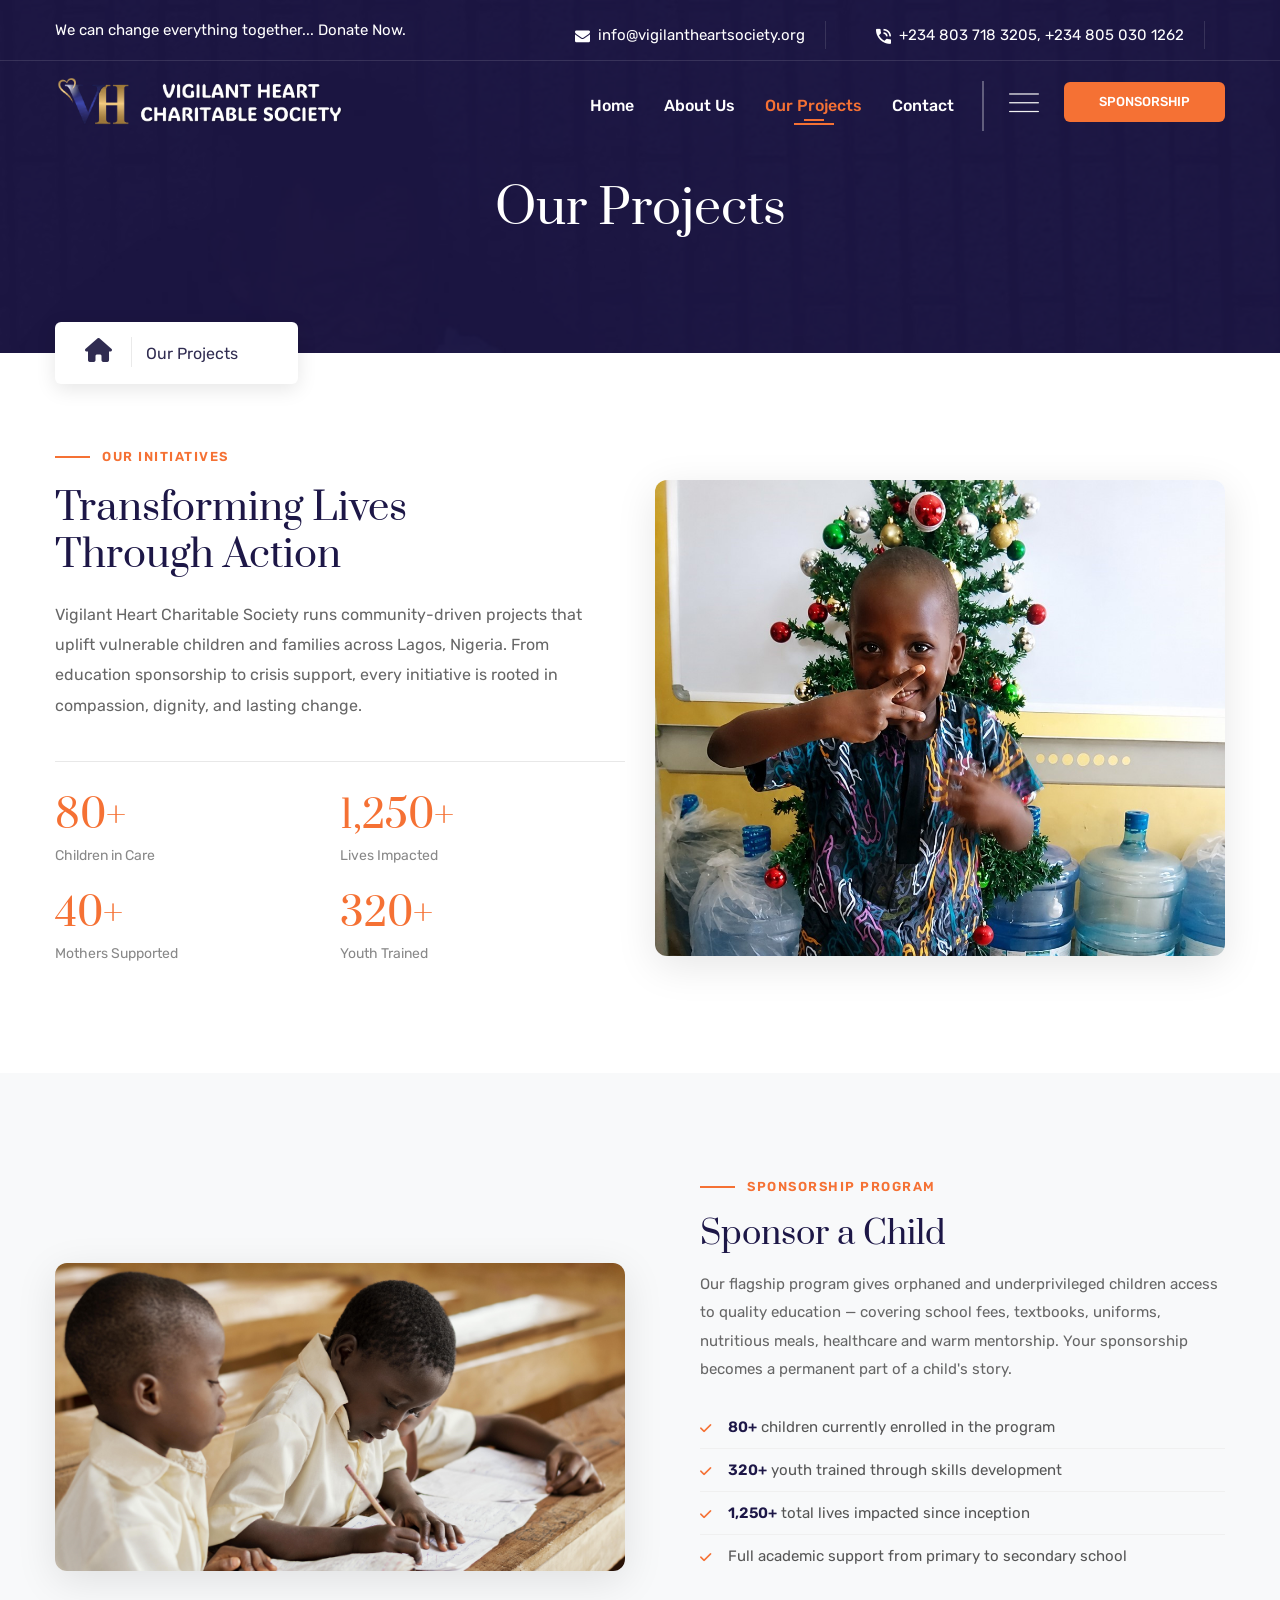
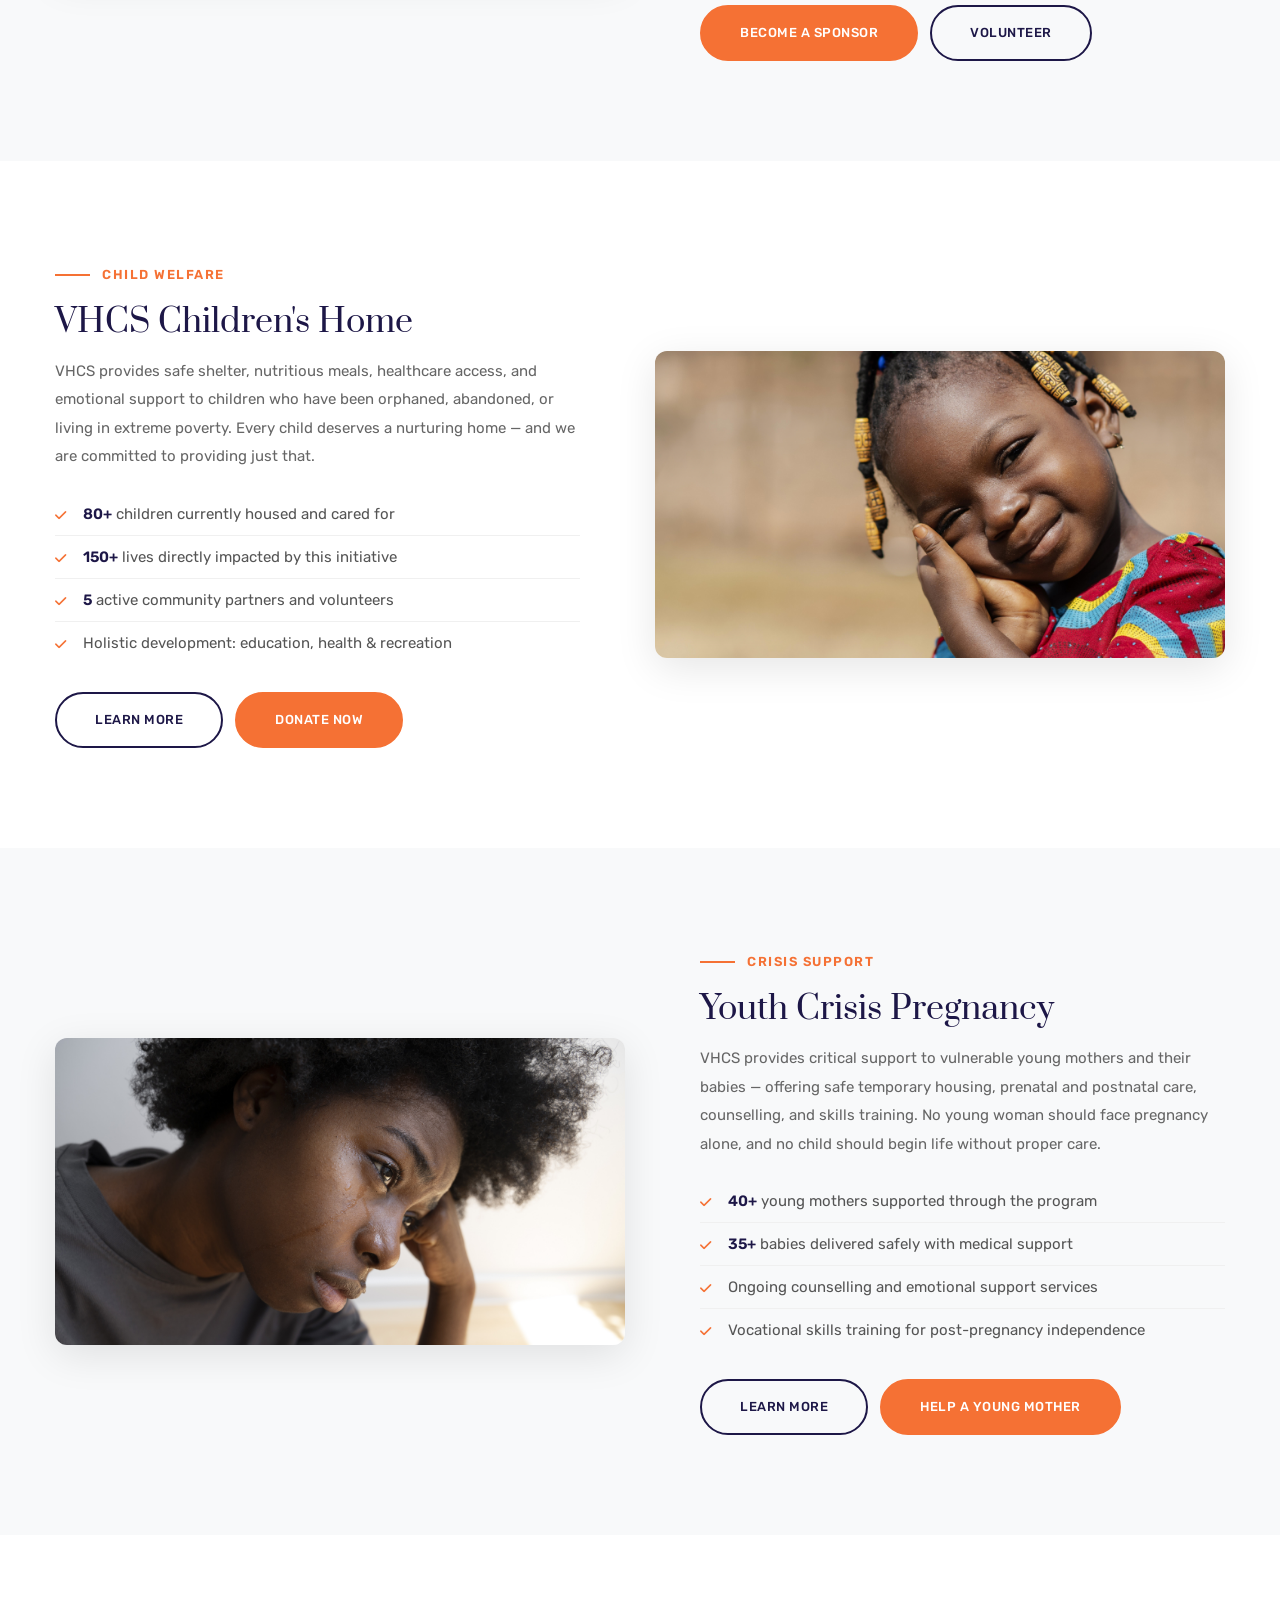
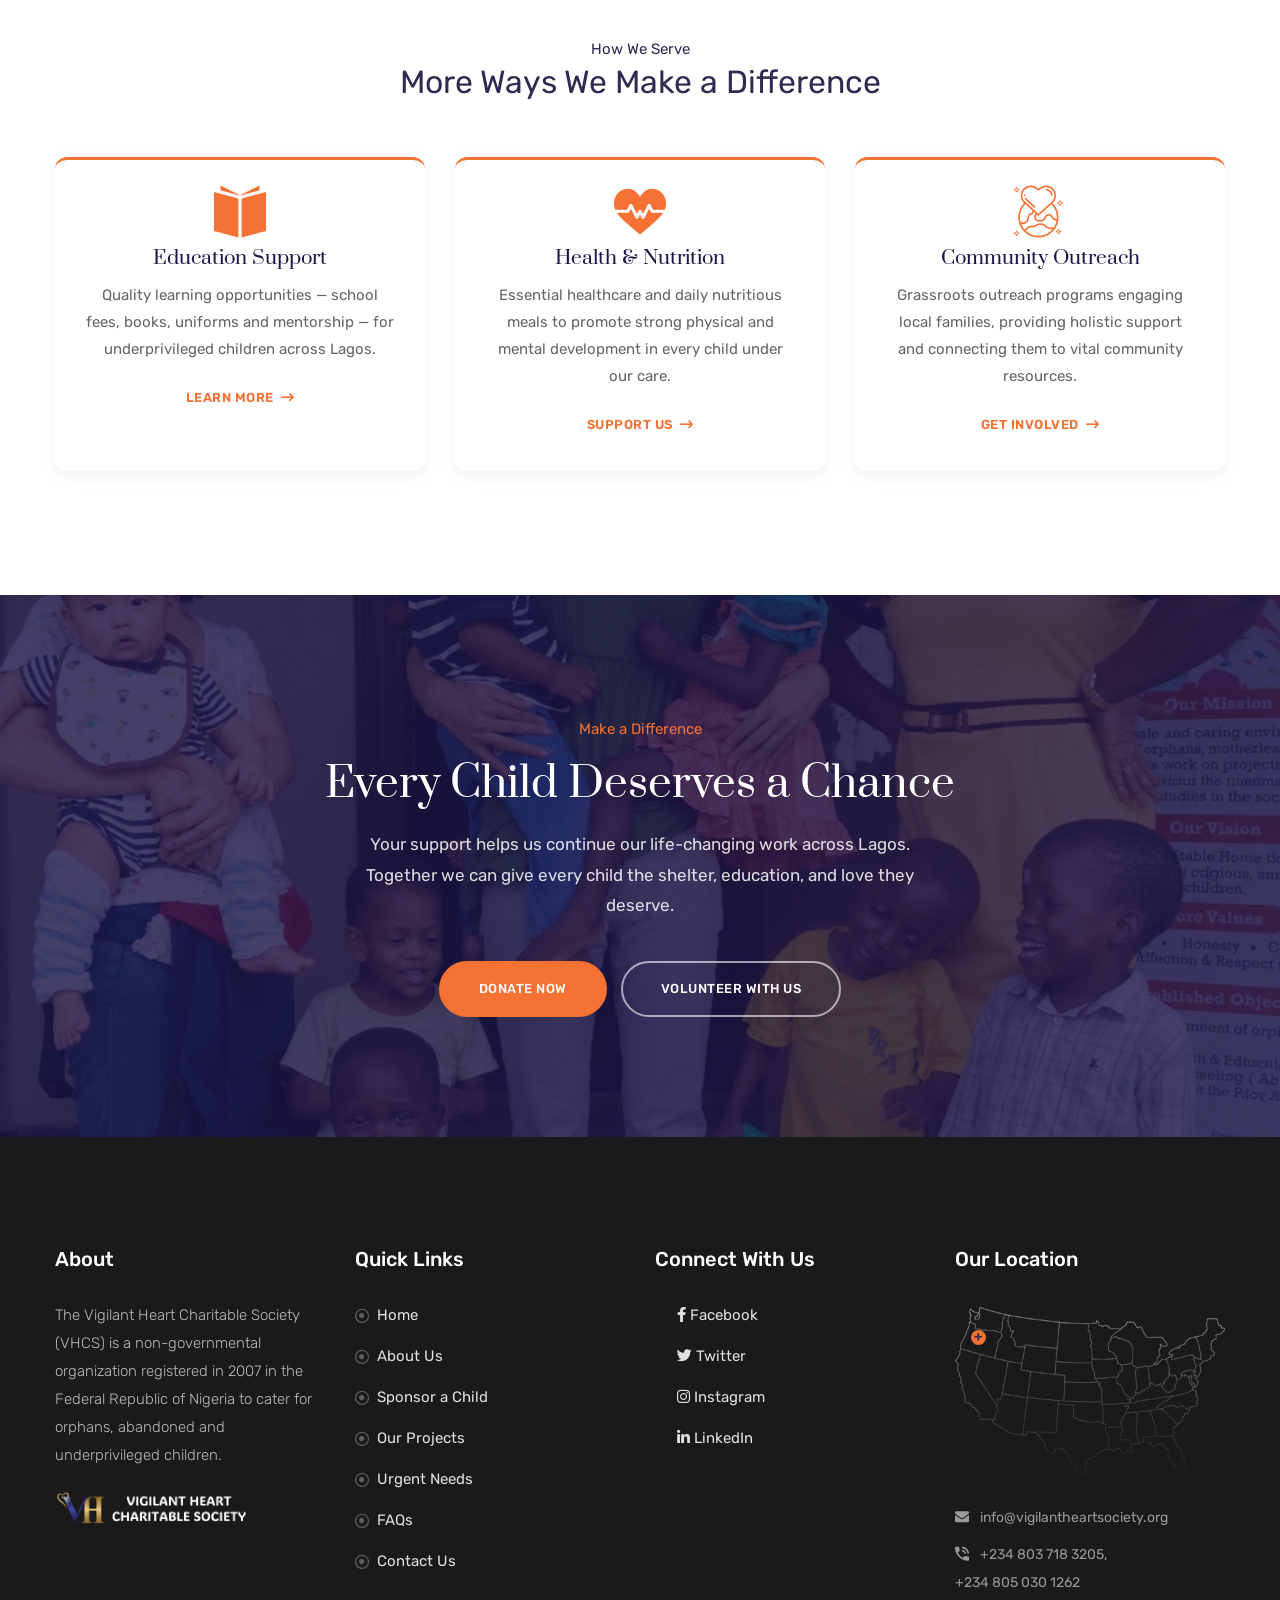
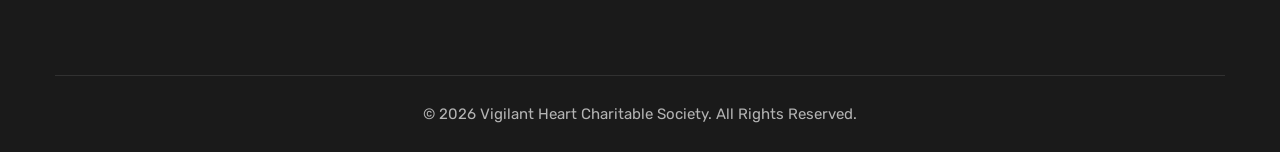
<file: projects.html>
<!DOCTYPE html>
<html lang="en">

<head>
    <meta charset="utf-8">
    <meta name="description" content="Discover the various projects and initiatives run by the Vigilant Heart Charitable Society in Lagos, Nigeria.">
    <title>Our Projects | Vigilant Heart Charitable Society</title>

    <link rel="shortcut icon" href="images/favicon-2.png" type="image/x-icon">
    <link rel="icon" href="images/favicon-2.png" type="image/x-icon">

    <!-- Google Fonts -->
    <link href="https://fonts.googleapis.com/css?family=Prata|Rubik:300,400,500,700&amp;display=swap" rel="stylesheet">

    <!-- Stylesheets -->
    <link href="css/bootstrap.css" rel="stylesheet">
    <link href="css/jquery-ui.css" rel="stylesheet">
    <link href="css/swiper.min.css" rel="stylesheet">
    <link href="css/flaticon.css" rel="stylesheet">
    <link href="css/font-awesome.css" rel="stylesheet">
    <link href="css/animate.css" rel="stylesheet">
    <link href="css/custom-animate.css" rel="stylesheet">
    <link href="css/jquery.fancybox.min.css" rel="stylesheet">
    <link href="css/owl.css" rel="stylesheet">
    <link href="css/style.css" rel="stylesheet">
    <link href="css/sidebar-style.css" rel="stylesheet">
    <link href="css/responsive.css" rel="stylesheet">
    <link href="https://cdnjs.cloudflare.com/ajax/libs/font-awesome/6.0.0-beta3/css/all.min.css" rel="stylesheet">

    <!-- Responsive -->
    <meta http-equiv="X-UA-Compatible" content="IE=edge">
    <meta name="viewport" content="width=device-width, initial-scale=1.0, maximum-scale=1.0, user-scalable=0">

</head>

<body>

    <div class="page-wrapper">
        <!-- Preloader -->
        <div class="loader-wrap">
            <div class="preloader"></div>
            <div class="layer layer-one"><span class="overlay"></span></div>
            <div class="layer layer-two"><span class="overlay"></span></div>
            <div class="layer layer-three"><span class="overlay"></span></div>
        </div>

        <!-- Main Header-->
        <header class="main-header style-two">
            <!-- Top bar -->
            <div class="top-bar style-two">
                <div class="auto-container">
                    <div class="wrapper-box">
                        <div class="left-content">
                            <div class="text">We can change everything together... <a href="#"
                                    class="donate-box-btn">Donate Now.</a></div>
                        </div>
                        <div class="right-content">
                            <ul class="contact-info">
                                <li><span class="flaticon-mail"></span><a
                                        href="mailto:info@vigilantheartsociety.org">info@vigilantheartsociety.org</a>
                                </li>
                                <li><span class="flaticon-phone"></span><a href="tel:+2348050301262">+234 803 718 3205, </a><a href="tel:+2348050301262">+234 805 030 1262</a></li>
                            </ul>
                        </div>
                    </div>
                </div>
            </div>

            <!-- Header Upper -->
            <div class="header-upper style-two">
                <div class="auto-container">
                    <div class="wrapper-box">
                        <div class="logo-column">
                            <div class="logo-box">
                                <div class="logo"><a href="index.html"><img src="images/logo-2.png" alt="" title=""></a>
                                </div>
                            </div>
                        </div>
                        <div class="right-column">
                            <div class="option-wrapper">
                                <div class="nav-outer">

                                    <!-- Main Menu -->
                                    <nav class="main-menu navbar-expand-xl navbar-dark">

                                        <div class="collapse navbar-collapse">
                                            <ul class="navigation">
                                                <li><a href="index.html">Home</a>
                                                </li>
                                                <li class="dropdown"><a href="about.html">About Us</a>
                                                    <ul>
                                                        <li><a href="about.html#our-story">Our Story</a></li>
                                                        <li><a href="about.html#our-mission">Mission &amp; Vision</a></li>
                                                        <li><a href="about.html#our-team">Our Team</a></li>
                                                        <li><a href="about.html#faqs">FAQs</a>
                                                        </li>
                                                    </ul>
                                                </li>

                                                <li class="dropdown current"><a href="projects.html">Our Projects</a>
                                                    <ul>
                                                        <li><a href="sponsor.html">Sponsor a Child</a></li>
                                                        <li><a href="child-welfare.html">VHCS Children's Home</a></li>
                                                        <li><a href="crisis-pregnancy.html">Youth Crisis Pregnancy</a></li>
                                                        <li><a href="documents/urgent-needs-list.pdf" target="_blank">Urgent Needs</a></li>
                                                    </ul>
                                                </li>
                                                <li><a href="contact.html">Contact</a></li>
                                            </ul>
                                        </div>
                                    </nav><!-- Main Menu End-->

                                </div>

                                <div class="navbar-btn-wrap">
                                    <button class="anim-menu-btn">
                                        <i class="flaticon-menu"></i>
                                    </button>
                                </div>
                                <div class="link-btn volunteer-btn">
                                    <a href="#" class="theme-btn btn-style-four"><span>Sponsorship</span></a>
                                </div>
                            </div>
                        </div>
                    </div>
                </div>
            </div>
            <!--End Header Upper-->

            <!--End Header Upper-->
            <div class="sticky-header style-two">
                <div class="auto-container">
                    <div class="wrapper-box">
                        <div class="logo-column">
                            <div class="logo-box">
                                <div class="logo"><a href="index.html"><img src="images/vhcs-logo.png" alt=""
                                            title=""></a></div>
                            </div>
                        </div>
                        <div class="menu-column">
                            <div class="nav-outer">

                                <div class="nav-inner">

                                    <!-- Main Menu -->
                                    <nav class="main-menu navbar-expand-xl navbar-dark">

                                        <div class="collapse navbar-collapse">
                                            <ul class="navigation">
                                            </ul>
                                        </div>
                                    </nav><!-- Main Menu End-->

                                </div>
                            </div>
                        </div>
                            <button type="button" class="anim-menu-btn sticky-menu-btn" aria-label="Open menu"><span class="flaticon-menu"></span></button>
                    </div>
                </div>
            </div>

            <!-- Mobile Menu  -->
            <div class="mobile-menu style-two">
                <div class="menu-box">
                    <div class="logo"><a href="index.html"><img src="images/logo-2.png" alt=""></a></div>
                    <!-- Main Menu -->
                    <nav class="main-menu navbar-expand-xl navbar-dark">
                        <div class="navbar-header">
                            <!-- Toggle Button -->
                            <button type="button" class="navbar-toggle" data-toggle="collapse"
                                data-target="#navbarSupportedContent" aria-controls="navbarSupportedContent"
                                aria-expanded="false" aria-label="Toggle navigation">
                                <span class="flaticon-menu"></span>
                            </button>
                        </div>

                        <div class="collapse navbar-collapse" id="navbarSupportedContent">
                            <ul class="navigation">

                            </ul>
                        </div>
                    </nav>
                    <!-- Main Menu End-->
                </div>

            </div>
            <!-- End Mobile Menu -->

            <div class="nav-overlay">
                <div class="cursor"></div>
                <div class="cursor-follower"></div>
            </div>
        </header>
        <!-- End Main Header -->

        <!-- Hidden Sidebar -->
        <section class="hidden-sidebar style-two close-sidebar">
            <div class="sidebar-backdrop"></div>
            <div class="sidebar-content">
                <div class="hidden-sidebar-close"><span class="flaticon-cross"></span></div>
                <div class="logo"><a href="#"><img src="images/vhcs-logo.png" alt=""></a></div>

                <div class="sidebar-inner-content">

                    <div class="sidebar-header">
                        <h3 class="title">A Glimpse of Hope</h3>
                        <p class="quote">"The smallest act of kindness is worth more than the grandest intention."</p>
                    </div>

                    <div class="stories-of-change">
                        <h4 class="stories-title">Stories of Change</h4>
                        <div class="story-card-wrapper">
                            <!-- Story Card 1 -->
                            <a href="#" class="story-card">
                                <div class="story-card-image"
                                    style="background-image: url('images/resource/cause-4.jpg');"></div>
                                <div class="story-card-content">
                                    <h5>Empowering Futures</h5>
                                    <p>Providing education to over 80 children in the home and rural communities.</p>
                                </div>
                            </a>
                            <!-- Story Card 2 -->
                            <a href="#" class="story-card">
                                <div class="story-card-image"
                                    style="background-image: url('images/resource/cause-5.jpg');"></div>
                                <div class="story-card-content">
                                    <h5>Nourishing Hope</h5>
                                    <p>Delivering daily meals to children and families in need.</p>
                                </div>
                            </a>
                            <!-- Story Card 3 -->
                            <a href="#" class="story-card">
                                <div class="story-card-image"
                                    style="background-image: url('images/resource/cause-6.jpg');"></div>
                                <div class="story-card-content">
                                    <h5>Building Health</h5>
                                    <p>Offering free medical check-ups and healthcare services.</p>
                                </div>
                            </a>
                        </div>
                    </div>

                    <div class="sidebar-footer">
                        <div class="action-icons">
                            <a href="#" class="action-icon donate-box-btn">
                                <i class="fa fa-heart"></i>
                                <span>Donate</span>
                            </a>
                            <a href="#" class="action-icon volunteer-btn">
                                <i class="fa fa-users"></i>
                                <span>Volunteer</span>
                            </a>
                            <a href="#project" class="action-icon">
                                <i class="fa fa-briefcase"></i>
                                <span>Projects</span>
                            </a>
                        </div>
                        <div class="social-links-sidebar">
                            <a href="#"><i class="fab fa-whatsapp"></i></a>
                            <a href="#"><i class="fab fa-twitter"></i></a>
                            <a href="#"><i class="fab fa-instagram"></i></a>
                            <a href="#"><i class="fab fa-linkedin"></i></a>
                        </div>
                    </div>

                </div>
            </div>
        </section>

        <!-- Page Title -->
        <section class="page-title" style="background-image: url(images/background/bg-3.jpg);">
            <div class="auto-container">
                <div class="content-box">
                    <h1>Our Projects</h1>
                    <ul class="bread-crumb">
                        <li><a class="home" href="index.html"><span class="fa fa-home"></span></a></li>
                        <li>Our Projects</li>
                    </ul>
                </div>
            </div>
        </section>

        <style>
            /* ── Project Page Custom Styles ── */

            /* Stat counters — warm, inline, not boxy */
            .proj-stats-row {
                display: flex;
                flex-wrap: wrap;
                border-top: 1px solid #e8e8e8;
                margin-top: 40px;
                padding-top: 35px;
            }
            .proj-stats-row .stat-item {
                flex: 1 1 45%;
                padding: 0 20px 25px 0;
            }
            .proj-stats-row .stat-item .num {
                display: block;
                font-family: 'Prata', serif;
                font-size: 38px;
                color: var(--theme-color-two);
                line-height: 1;
                margin-bottom: 6px;
            }
            .proj-stats-row .stat-item .desc {
                font-family: 'Rubik', sans-serif;
                font-size: 14px;
                color: #888;
            }

            /* Section label consistent with about.html */
            .proj-label {
                color: var(--theme-color-two);
                font-size: 13px;
                font-weight: 600;
                text-transform: uppercase;
                letter-spacing: 1.5px;
                display: flex;
                align-items: center;
                gap: 12px;
                margin-bottom: 14px;
                font-family: 'Rubik', sans-serif;
            }
            .proj-label::before {
                content: '';
                display: inline-block;
                width: 35px;
                height: 2px;
                background: var(--theme-color-two);
                flex-shrink: 0;
            }

            /* Checklist replacing pills */
            .proj-checklist {
                list-style: none;
                padding: 0;
                margin: 22px 0 28px;
            }
            .proj-checklist li {
                font-family: 'Rubik', sans-serif;
                font-size: 15px;
                color: #555;
                padding: 7px 0 7px 28px;
                position: relative;
                border-bottom: 1px solid #f0f0f0;
            }
            .proj-checklist li:last-child { border-bottom: none; }
            .proj-checklist li::before {
                content: '\f00c';
                font-family: 'FontAwesome';
                position: absolute;
                left: 0;
                color: var(--theme-color-two);
                font-size: 13px;
                top: 9px;
            }
            .proj-checklist li strong { color: #1d1747; font-weight: 600; }

            /* Image wrap */
            .proj-img-wrap {
                position: relative;
                border-radius: 12px;
                overflow: hidden;
                box-shadow: 0 10px 40px rgba(0,0,0,0.1);
            }
            .proj-img-wrap img { width: 100%; display: block; }

            /* Service cards */
            .proj-service-card {
                background: #fff;
                border-radius: 12px;
                padding: 38px 30px 32px;
                border-top: 3px solid var(--theme-color-two);
                box-shadow: 0 4px 20px rgba(0,0,0,0.06);
                transition: all 0.3s ease;
                height: 100%;
                text-align: center;
            }
            .proj-service-card:hover {
                transform: translateY(-6px);
                box-shadow: 0 14px 36px rgba(0,0,0,0.11);
            }
            .proj-service-card .sc-icon {
                font-size: 52px;
                color: var(--theme-color-two);
                margin-bottom: 20px;
                display: block;
            }
            .proj-service-card h4 {
                font-family: 'Prata', serif;
                font-size: 19px;
                color: #1d1747;
                margin-bottom: 12px;
            }
            .proj-service-card p {
                font-family: 'Rubik', sans-serif;
                font-size: 15px;
                color: #666;
                line-height: 1.8;
                margin: 0 0 20px;
            }
            .proj-service-card a.sc-link {
                display: inline-flex;
                align-items: center;
                gap: 7px;
                color: var(--theme-color-two);
                font-family: 'Rubik', sans-serif;
                font-size: 13px;
                font-weight: 600;
                text-transform: uppercase;
                letter-spacing: 0.5px;
                text-decoration: none;
                transition: gap 0.2s ease;
            }
            .proj-service-card a.sc-link:hover { gap: 12px; }

            /* Orange filled CTA button — no white hover */
            .proj-btn-primary {
                display: inline-block;
                padding: 14px 38px;
                background: var(--theme-color-two);
                color: #fff !important;
                font-family: 'Rubik', sans-serif;
                font-size: 13px;
                font-weight: 500;
                text-transform: uppercase;
                letter-spacing: 0.5px;
                border-radius: 29px;
                border: 2px solid var(--theme-color-two);
                transition: background 0.3s ease, border-color 0.3s ease;
                text-decoration: none;
                line-height: 24px;
            }
            .proj-btn-primary:hover {
                background: #1d1747;
                border-color: #1d1747;
                color: #fff !important;
            }
            /* Outlined pill button — same shape, transparent fill */
            .proj-btn-outline {
                display: inline-block;
                padding: 14px 38px;
                background: transparent;
                color: #1d1747 !important;
                font-family: 'Rubik', sans-serif;
                font-size: 13px;
                font-weight: 500;
                text-transform: uppercase;
                letter-spacing: 0.5px;
                border-radius: 29px;
                border: 2px solid #1d1747;
                transition: background 0.3s ease, color 0.3s ease, border-color 0.3s ease;
                text-decoration: none;
                line-height: 24px;
            }
            .proj-btn-outline:hover {
                background: #1d1747;
                color: #fff !important;
            }
        </style>

        <!-- ── Intro / Stats ── -->
        <section style="padding: 90px 0 80px; background: #fff;">
            <div class="auto-container">
                <div class="row align-items-center">
                    <div class="col-lg-6 mb-5 mb-lg-0">
                        <div class="proj-label">Our Initiatives</div>
                        <h2 style="font-family:'Prata',serif; color:#1d1747; font-size:38px; line-height:1.25; margin-bottom:20px;">Transforming Lives<br>Through Action</h2>
                        <p style="font-family:'Rubik',sans-serif; font-size:16px; color:#666; line-height:1.9; margin-bottom:0;">Vigilant Heart Charitable Society runs community-driven projects that uplift vulnerable children and families across Lagos, Nigeria. From education sponsorship to crisis support, every initiative is rooted in compassion, dignity, and lasting change.</p>
                        <div class="proj-stats-row">
                            <div class="stat-item">
                                <span class="num">80+</span>
                                <span class="desc">Children in Care</span>
                            </div>
                            <div class="stat-item">
                                <span class="num">1,250+</span>
                                <span class="desc">Lives Impacted</span>
                            </div>
                            <div class="stat-item">
                                <span class="num">40+</span>
                                <span class="desc">Mothers Supported</span>
                            </div>
                            <div class="stat-item">
                                <span class="num">320+</span>
                                <span class="desc">Youth Trained</span>
                            </div>
                        </div>
                    </div>
                    <div class="col-lg-6">
                        <div class="proj-img-wrap">
                            <img src="images/resource/image-12.jpg" alt="VHCS Projects">
                        </div>
                    </div>
                </div>
            </div>
        </section>

        <!-- ── Sponsor a Child ── -->
        <section id="sponsor-a-child" style="padding: 100px 0; background: #f8f9fa;">
            <div class="auto-container">
                <div class="row align-items-center">
                    <div class="col-lg-6 mb-5 mb-lg-0">
                        <div class="proj-img-wrap">
                            <img src="images/resource/sponosor-a-child.jpg" alt="Sponsor a Child">
                        </div>
                    </div>
                    <div class="col-lg-6">
                        <div style="padding-left: 45px;">
                            <div class="proj-label">Sponsorship Program</div>
                            <h2 style="font-family:'Prata',serif; color:#1d1747; font-size:32px; margin-bottom:16px;">Sponsor a Child</h2>
                            <p style="font-family:'Rubik',sans-serif; font-size:15px; color:#666; line-height:1.9; margin-bottom:0;">Our flagship program gives orphaned and underprivileged children access to quality education — covering school fees, textbooks, uniforms, nutritious meals, healthcare and warm mentorship. Your sponsorship becomes a permanent part of a child's story.</p>
                            <ul class="proj-checklist">
                                <li><strong>80+</strong> children currently enrolled in the program</li>
                                <li><strong>320+</strong> youth trained through skills development</li>
                                <li><strong>1,250+</strong> total lives impacted since inception</li>
                                <li>Full academic support from primary to secondary school</li>
                            </ul>
                            <div style="display:flex; gap:12px; flex-wrap:wrap; align-items:center;">
                                <a href="sponsor.html" class="proj-btn-primary">Become a Sponsor</a>
                                <a href="#" class="proj-btn-outline volunteer-btn">Volunteer</a>
                            </div>
                        </div>
                    </div>
                </div>
            </div>
        </section>

        <!-- ── VHCS Children's Home ── -->
        <section id="child-welfare" style="padding: 100px 0; background: #fff;">
            <div class="auto-container">
                <div class="row align-items-center">
                    <div class="col-lg-6 order-lg-2 mb-5 mb-lg-0">
                        <div class="proj-img-wrap">
                            <img src="images/resource/portrait-smiley-young-african-boy_23-2148852718.jpg" alt="VHCS Children's Home">
                        </div>
                    </div>
                    <div class="col-lg-6 order-lg-1">
                        <div style="padding-right: 45px;">
                            <div class="proj-label">Child Welfare</div>
                            <h2 style="font-family:'Prata',serif; color:#1d1747; font-size:32px; margin-bottom:16px;">VHCS Children's Home</h2>
                            <p style="font-family:'Rubik',sans-serif; font-size:15px; color:#666; line-height:1.9; margin-bottom:0;">VHCS provides safe shelter, nutritious meals, healthcare access, and emotional support to children who have been orphaned, abandoned, or living in extreme poverty. Every child deserves a nurturing home — and we are committed to providing just that.</p>
                            <ul class="proj-checklist">
                                <li><strong>80+</strong> children currently housed and cared for</li>
                                <li><strong>150+</strong> lives directly impacted by this initiative</li>
                                <li><strong>5</strong> active community partners and volunteers</li>
                                <li>Holistic development: education, health &amp; recreation</li>
                            </ul>
                            <div style="display:flex; gap:12px; flex-wrap:wrap; align-items:center;">
                                <a href="child-welfare.html" class="proj-btn-outline">Learn More</a>
                                <a href="#" class="proj-btn-primary donate-box-btn">Donate Now</a>
                            </div>
                        </div>
                    </div>
                </div>
            </div>
        </section>

        <!-- ── Youth Crisis Pregnancy ── -->
        <section id="crisis-pregnancy" style="padding: 100px 0; background: #f8f9fa;">
            <div class="auto-container">
                <div class="row align-items-center">
                    <div class="col-lg-6 mb-5 mb-lg-0">
                        <div class="proj-img-wrap">
                            <img src="images/resource/young-depressed-adult-home.jpg" alt="Youth Crisis Pregnancy">
                        </div>
                    </div>
                    <div class="col-lg-6">
                        <div style="padding-left: 45px;">
                            <div class="proj-label">Crisis Support</div>
                            <h2 style="font-family:'Prata',serif; color:#1d1747; font-size:32px; margin-bottom:16px;">Youth Crisis Pregnancy</h2>
                            <p style="font-family:'Rubik',sans-serif; font-size:15px; color:#666; line-height:1.9; margin-bottom:0;">VHCS provides critical support to vulnerable young mothers and their babies — offering safe temporary housing, prenatal and postnatal care, counselling, and skills training. No young woman should face pregnancy alone, and no child should begin life without proper care.</p>
                            <ul class="proj-checklist">
                                <li><strong>40+</strong> young mothers supported through the program</li>
                                <li><strong>35+</strong> babies delivered safely with medical support</li>
                                <li>Ongoing counselling and emotional support services</li>
                                <li>Vocational skills training for post-pregnancy independence</li>
                            </ul>
                            <div style="display:flex; gap:12px; flex-wrap:wrap; align-items:center;">
                                <a href="crisis-pregnancy.html" class="proj-btn-outline">Learn More</a>
                                <a href="#" class="proj-btn-primary donate-box-btn">Help a Young Mother</a>
                            </div>
                        </div>
                    </div>
                </div>
            </div>
        </section>

        <!-- ── More Ways We Serve ── -->
        <section style="padding: 100px 0; background: #fff;">
            <div class="auto-container">
                <div class="sec-title text-center" style="margin-bottom: 55px;">
                    <span class="subtitle">How We Serve</span>
                    <h2>More Ways We Make a Difference</h2>
                </div>
                <div class="row">
                    <div class="col-lg-4 col-md-6 mb-4">
                        <div class="proj-service-card">
                            <span class="sc-icon flaticon-book"></span>
                            <h4>Education Support</h4>
                            <p>Quality learning opportunities — school fees, books, uniforms and mentorship — for underprivileged children across Lagos.</p>
                            <a href="sponsor.html" class="sc-link">Learn More <i class="fa fa-long-arrow-right"></i></a>
                        </div>
                    </div>
                    <div class="col-lg-4 col-md-6 mb-4">
                        <div class="proj-service-card">
                            <span class="sc-icon flaticon-heart"></span>
                            <h4>Health &amp; Nutrition</h4>
                            <p>Essential healthcare and daily nutritious meals to promote strong physical and mental development in every child under our care.</p>
                            <a href="#" class="sc-link donate-box-btn">Support Us <i class="fa fa-long-arrow-right"></i></a>
                        </div>
                    </div>
                    <div class="col-lg-4 col-md-6 mb-4">
                        <div class="proj-service-card">
                            <span class="sc-icon flaticon-world"></span>
                            <h4>Community Outreach</h4>
                            <p>Grassroots outreach programs engaging local families, providing holistic support and connecting them to vital community resources.</p>
                            <a href="#" class="sc-link volunteer-btn">Get Involved <i class="fa fa-long-arrow-right"></i></a>
                        </div>
                    </div>
                </div>
            </div>
        </section>

        <!-- ── Call to Action ── -->
        <section style="position: relative; padding: 120px 0; overflow: hidden;">
            <div style="position: absolute; inset: 0; background: url('images/resource/image-14.jpg') center/cover no-repeat;"></div>
            <div style="position: absolute; inset: 0; background: rgba(29, 23, 71, 0.82);"></div>
            <div class="auto-container" style="position: relative; z-index: 2;">
                <div class="text-center">
                    <span class="subtitle" style="color: var(--theme-color-two);">Make a Difference</span>
                    <h2 style="font-family:'Prata',serif; color:#fff; font-size:42px; margin: 14px 0 18px; line-height:1.3;">Every Child Deserves a Chance</h2>
                    <p style="font-family:'Rubik',sans-serif; color:rgba(255,255,255,0.85); font-size:17px; margin-bottom:40px; max-width:600px; margin-left:auto; margin-right:auto; line-height:1.8;">Your support helps us continue our life-changing work across Lagos. Together we can give every child the shelter, education, and love they deserve.</p>
                    <div style="display:flex; gap:14px; flex-wrap:wrap; justify-content:center; align-items:center;">
                        <a href="#" class="proj-btn-primary donate-box-btn">Donate Now</a>
                        <a href="#" class="volunteer-btn" style="display:inline-block; padding:14px 38px; background:transparent; color:#fff !important; font-family:'Rubik',sans-serif; font-size:13px; font-weight:500; text-transform:uppercase; letter-spacing:0.5px; border-radius:29px; border:2px solid rgba(255,255,255,0.6); transition:all 0.3s ease; text-decoration:none; line-height:24px;">Volunteer With Us</a>
                    </div>
                </div>
            </div>
        </section>

<!-- Main Footer -->
        <footer class="main-footer style-two">
            <div class="auto-container">
                <div class="widget-wrapper">
                    <div class="row">
                        <!-- About Widget -->
                        <div class="col-lg-3 col-md-6 about-widget-two footer-widget">
                            <h4 class="widget-title">About</h4>
                            <div class="text-small">The Vigilant Heart Charitable Society (VHCS) is a non-governmental
                                organization registered in 2007 in the Federal Republic of Nigeria to cater for orphans,
                                abandoned and underprivileged children.</div>
                            <div class="logo"><a href="index.html"><img src="images/logo-2.png" alt="" width="200"></a>
                            </div>
                        </div>
                        <!-- Link Widget -->
                        <div class="col-lg-3 col-md-6 link-widget-two footer-widget">
                            <h4 class="widget-title">Quick Links</h4>
                            <ul>
                                <li><a href="index.html">Home</a></li>
                                <li><a href="about.html">About Us</a></li>
                                <li><a href="sponsor.html">Sponsor a Child</a></li>
                                <li><a href="projects.html">Our Projects</a></li>
                                <li><a href="documents/urgent-needs-list.pdf" target="_blank">Urgent Needs</a></li>
                                <li><a href="about.html#faqs">FAQs</a></li>
                                <li><a href="contact.html">Contact Us</a></li>
                            </ul>
                        </div>
                        <!-- Post Widget -->
                        <div class="col-lg-3 col-md-6 social-widget-two link-widget-two footer-widget">
                            <h4 class="widget-title">Connect With Us</h4>
                            <ul>
                                <li><a href="#"><i class="fab fa-facebook-f"></i> Facebook</a></li>
                                <li><a href="#"><i class="fab fa-twitter"></i> Twitter</a></li>
                                <li><a href="#"><i class="fab fa-instagram"></i> Instagram</a></li>
                                <li><a href="#"><i class="fab fa-linkedin-in"></i> LinkedIn</a></li>
                            </ul>
                        </div>
                        <!-- Location Widget -->
                        <div class="col-lg-3 col-md-6 office-location-widget footer-widget">
                            <h4 class="widget-title">Our Location</h4>
                            <div class="wrapper-box">
                                <div class="location-point">
                                    <div class="content">
                                        <div class="text">No 18, Matthew Osawemen Street, Aro Ologo Road, Lekki, Lagos, Nigeria</div>
                                    </div>
                                    <span class="point"></span>
                                </div>
                            </div>
                            <div class="footer-contact-info" style="margin-top: 15px;">
                                <p style="color: #999; font-size: 14px; margin-bottom: 8px;"><i class="flaticon-mail" style="margin-right: 8px;"></i> info@vigilantheartsociety.org</p>
                                <p style="color: #999; font-size: 14px; margin-bottom: 8px;"><i class="flaticon-phone" style="margin-right: 8px;"></i> +234 803 718 3205, <br> +234 805 030 1262</p>
                            </div>
                        </div>
                    </div>
                </div>
                <div class="footer-bottom-two">
                    <div class="copy-right-text">© <span id="current-year"></span> Vigilant Heart Charitable Society.
                        All Rights Reserved.</div>
                </div>
            </div>
            <!--Scroll to top-->
            <div class="scroll-to-top scroll-to-target style-two" data-target="html"><span
                    class="icon flaticon-next"></span></div>
        </footer>

        <!-- Donate Popup -->
        <div id="donate-popup" class="donate-popup style-two">

            <div class="popup-overlay"></div>

            <!-- Donate Modal Cursor Overlay -->
            <div class="donate-nav-overlay">
                <div class="cursor-follower">
                    <div class="cursor"></div>
                </div>
            </div>

            <div class="donate-form-area">
                <div class="donate-form-wrapper">
                    <div class="close-donate theme-btn"><span class="flaticon-close"></span></div>

                    <!-- Bank Account Details -->
                    <div class="bank-details">
                        <h3>Bank Transfer Details</h3>
                        <div class="account-cards">
                            <div class="account-card">
                                <div class="bank-logo">
                                    <img src="./images/zenith.png" width="35">
                                </div>
                                <div class="account-info">
                                    <h4>Vigilant Heart Charitable Society</h4>
                                    <div class="account-number">
                                        <span class="label">Account Number:</span>
                                        <span class="number">1011941681</span>
                                        <button class="copy-btn" data-clipboard-text="1011941681">
                                            <i class="fa fa-copy"></i>
                                            <span class="copy-text">Copy</span>
                                        </button>
                                    </div>
                                    <div class="bank-name">Zenith Bank</div>
                                </div>
                            </div>

                            <div class="account-card">
                                <div class="bank-logo">
                                    <img src="./images/globus.png">
                                </div>
                                <div class="account-info">
                                    <h4>Vigilant Heart Charitable Society</h4>
                                    <div class="account-number">
                                        <span class="label">Account Number:</span>
                                        <span class="number">1000002999</span>
                                        <button class="copy-btn" data-clipboard-text="1000002999">
                                            <i class="fa fa-copy"></i>
                                            <span class="copy-text">Copy</span>
                                        </button>
                                    </div>
                                    <div class="bank-name">Globus Bank</div>
                                </div>
                            </div>

                            <div class="account-card">
                                <div class="bank-logo">
                                    <img src="./images/eco.jpg">
                                </div>
                                <div class="account-info">
                                    <h4>Vigilant Heart Charitable Society</h4>
                                    <div class="account-number">
                                        <span class="label">Account Number:</span>
                                        <span class="number">4242016282</span>
                                        <button class="copy-btn" data-clipboard-text="4242016282">
                                            <i class="fa fa-copy"></i>
                                            <span class="copy-text">Copy</span>
                                        </button>
                                    </div>
                                    <div class="bank-name">EcoBank</div>
                                </div>
                            </div>
                        </div>
                    </div>

                    <!-- In-Kind Donations Accepted -->

                    <div class="inkind-note">

                        <i class="fa fa-gift"></i>

                        <p><strong>More ways to give:</strong> beyond cash transfers, we gladly welcome in-kind donations &mdash; clothing, books, foodstuffs, toiletries and other essentials for the children. Our home is open from 9am to 6pm for drop-offs.</p>

                    </div>

                    <!-- Alternative Payment Methods -->
                    <div class="payment-methods">
                        <h3>Other Payment Options</h3>
                        <div class="method-grid">
                            <div class="method-card">
                                <div class="method-icon">
                                    <i class="flaticon-phone"></i>
                                </div>
                                <h4>USSD Transfer</h4>
                                <p>Dial *966# and follow the procedures to transfer instantly</p>
                            </div>
                            <div class="method-card">
                                <div class="method-icon">
                                    <i class="fa fa-whatsapp"></i>
                                </div>
                                <h4>WhatsApp Payment</h4>
                                <p>Send us a message at +234 803 718 3205, <br> +234 805 030 1262</p>
                            </div>
                        </div>
                    </div>

                    <!-- Call to Action -->
                    <div class="donate-cta">
                        <div class="cta-message">
                            <p><strong>After making your transfer, please send us a screenshot or reference number
                                    to:</strong></p>
                            <div class="contact-info">
                                <div class="contact-item">
                                    <i class="flaticon-mail"></i>
                                    <span>info@vigilantheartsociety.org</span>
                                </div>
                                <div class="contact-item">
                                    <i class="flaticon-phone"></i>
                                    <span>+234 803 718 3205, +234 805 030 1262</span>
                                </div>
                            </div>
                        </div>
                        <div class="cta-buttons">
                            <button class="theme-btn btn-style-eight share-btn">
                                <i class="flaticon-share"></i>
                                <span>Share Our Cause</span>
                            </button>
                            <button class="theme-btn btn-style-five volunteer-btn">
                                <i class="flaticon-volunteer"></i>
                                <span>Become a Volunteer</span>
                            </button>
                        </div>
                    </div>

                    <!-- Gratitude Message -->
                    <div class="gratitude-message">
                        <div class="quote-icon">
                            <i class="flaticon-quote"></i>
                        </div>
                        <p>"Your generosity today creates a brighter tomorrow for children who need it most. Thank you
                            for being part of our mission to transform lives through education."</p>
                        <div class="signature">
                            <span>- VHCS Team</span>
                        </div>
                    </div>
                </div>
            </div>
        </div>

        <!-- Volunteer Contact Popup Modal -->
        <div id="volunteer-popup" class="donate-popup style-two">
            <div class="popup-overlay"></div>
            <div class="donate-form-area">
                <div class="donate-form-wrapper">
                    <div class="donate-header">
                        <h1>Become a Volunteer</h1>
                        <p class="subtitle">We are excited to have you join our mission!</p>
                    </div>
                    <div class="impact-message">
                        <div class="message-card">
                            <div class="message-icon"><i class="fa fa-users"></i></div>
                            <h3>Contact Us to Volunteer</h3>
                            <p>To become a volunteer, please contact us using the details below. Our team will get in
                                touch with you as soon as possible!</p>
                            <div class="contact-info">
                                <div class="contact-item">
                                    <i class="flaticon-mail"></i>
                                    <span>info@vigilantheartsociety.org</span>
                                </div>
                                <div class="contact-item">
                                    <i class="flaticon-phone"></i>
                                    <span>+234 803 718 3205, +234 805 030 1262</span>
                                </div>
                            </div>
                        </div>
                    </div>
                    <div class="cta-buttons">
                        <button class="theme-btn btn-style-eight close-volunteer"><span>Close</span></button>
                    </div>
                </div>
            </div>
        </div>

    </div>
<!-- Home Flyer Popup -->
        <style>
            .flyer-popup {
                position: fixed;
                top: 0;
                left: 0;
                width: 100%;
                height: 100%;
                z-index: 10000;
                display: flex;
                align-items: center;
                justify-content: center;
                padding: 20px;
                opacity: 0;
                visibility: hidden;
                transition: opacity .45s ease, visibility .45s ease;
            }
            .flyer-popup.flyer-popup-open {
                opacity: 1;
                visibility: visible;
            }
            .flyer-popup-overlay {
                position: absolute;
                top: 0;
                left: 0;
                right: 0;
                bottom: 0;
                background: rgba(20, 17, 40, 0.82);
                -webkit-backdrop-filter: blur(3px);
                backdrop-filter: blur(3px);
            }
            .flyer-popup-content {
                position: relative;
                max-width: 90vw;
                max-height: 90vh;
                display: flex;
                align-items: center;
                justify-content: center;
                transform: scale(0.92);
                transition: transform .45s ease;
            }
            .flyer-popup.flyer-popup-open .flyer-popup-content {
                transform: scale(1);
            }
            .flyer-popup-content img {
                max-width: 90vw;
                max-height: 90vh;
                width: auto;
                height: auto;
                object-fit: contain;
                display: block;
                box-shadow: 0 25px 60px rgba(0, 0, 0, 0.5);
            }
            .flyer-popup-close {
                position: absolute;
                top: 14px;
                right: 14px;
                z-index: 2;
                width: 42px;
                height: 42px;
                display: flex;
                align-items: center;
                justify-content: center;
                border-radius: 50%;
                background: #ffffff;
                color: #302c51;
                border: none;
                font-size: 18px;
                cursor: pointer;
                box-shadow: 0 8px 20px rgba(0, 0, 0, 0.25);
                transition: all .3s ease;
            }
            .flyer-popup-close:hover {
                background: #f57134;
                color: #ffffff;
                transform: rotate(90deg);
            }
            .flyer-actions {
                position: absolute;
                top: 22px;
                right: 22px;
                display: flex;
                gap: 18px;
                z-index: 3;
            }
            .flyer-action-link {
                background: none;
                border: none;
                padding: 0;
                font-size: 15px;
                font-weight: 500;
                font-family: 'Rubik', sans-serif;
                color: rgba(255, 255, 255, 0.92);
                text-decoration: none;
                cursor: pointer;
                transition: color .25s ease;
                text-shadow: 0 1px 3px rgba(0, 0, 0, 0.55);
            }
            .flyer-action-link:hover,
            .flyer-action-link:focus {
                color: #f57134;
            }
            @media (max-width: 575px) {
                .flyer-popup {
                    padding: 10px;
                }
                .flyer-popup-content,
                .flyer-popup-content img {
                    max-height: 85vh;
                }
                .flyer-actions {
                    top: 14px;
                    right: 14px;
                    gap: 12px;
                }
                .flyer-action-link {
                    font-size: 13px;
                }
            }
        </style>
        <div id="flyer-popup" class="flyer-popup" role="dialog" aria-modal="true" aria-label="Welcome to Vigilant Heart Charitable Society">
            <div class="flyer-popup-overlay"></div>
            <div class="flyer-actions">
                <a class="flyer-action-link" href="images/home-flyer.jpg" download="VHCS-Flyer.jpg" id="flyer-download">Download Flyer</a>
                <button type="button" class="flyer-action-link" id="flyer-share">Share Flyer</button>
            </div>
            <div class="flyer-popup-content">
                <button type="button" class="flyer-popup-close" aria-label="Close"><span class="fa fa-times"></span></button>
                <a href="index.html" aria-label="View VHCS home flyer">
                    <img src="images/home-flyer.jpg" alt="VHCS Home Flyer - Welcome to Vigilant Heart Charitable Society">
                </a>
            </div>
        </div>

    <!--End pagewrapper-->



    <!-- JS -->
    <script src="js/jquery.js"></script>
    <script src="js/popper.min.js"></script>
    <script src="js/bootstrap.min.js"></script>
    <script src="js/TweenMax.min.js"></script>
    <script src="js/wow.js"></script>
    <script src="js/owl.js"></script>
    <script src="js/appear.js"></script>
    <script src="js/swiper.min.js"></script>
    <script src="js/jquery.fancybox.js"></script>
    <script src="js/menu-nav-btn.js"></script>
    <script src="js/jquery-ui.js"></script>
    <script src="js/jquery.countdown.min.js"></script>
    <!-- Custom JS -->
    <script src="js/script.js"></script>
    <script>
        // Update copyright year automatically
        document.getElementById('current-year').textContent = new Date().getFullYear();

        // Add custom styles for banner overlay and mobile navigation
        document.addEventListener('DOMContentLoaded', function () {
            const style = document.createElement('style');
            style.textContent = `
            /* Banner overlay for better text readability */
            .banner-section .swiper-slide::before {
                content: '';
                position: absolute;
                top: 0;
                left: 0;
                right: 0;
                bottom: 0;
                background: linear-gradient(to bottom, rgba(0, 0, 0, 0.7), rgba(0, 0, 0, 0.5));
                z-index: 1;
            }
            .banner-section .content-outer {
                position: relative;
                z-index: 2;
            }
            .banner-section .content-box {
                position: relative;
                z-index: 2;
            }
            .banner-section .inner {
                position: relative;
                z-index: 2;
            }
            .banner-section .inner h1 {
                text-shadow: 2px 2px 4px rgba(0, 0, 0, 0.3);
            }
            .banner-section .inner h4 {
                text-shadow: 1px 1px 3px rgba(0, 0, 0, 0.3);
            }

            /* New Donate Modal Styles */
            .donate-popup {
                position: fixed;
                top: 0;
                left: 0;
                width: 100%;
                height: 100%;
                z-index: 9999;
                opacity: 0;
                visibility: hidden;
                transition: all 0.3s ease;
            }

            .donate-popup.popup-visible {
                opacity: 1;
                visibility: visible;
            }

            .popup-overlay {
                position: absolute;
                top: 0;
                left: 0;
                width: 100%;
                height: 100%;
                background: rgba(0, 0, 0, 0.8);
                backdrop-filter: blur(5px);
            }

            .donate-form-area {
                position: absolute;
                top: 50%;
                left: 50%;
                transform: translate(-50%, -50%);
                width: 90%;
                max-width: 800px;
                max-height: 90vh;
                overflow-y: auto;
                scrollbar-width: none; /* Firefox */
                -ms-overflow-style: none; /* Internet Explorer 10+ */
            }

            .donate-form-area::-webkit-scrollbar {
                display: none; /* Chrome, Safari, Opera */
            }

            .donate-form-wrapper {
                background: linear-gradient(135deg, #ffffff 0%, #f8f9fa 100%);
                border-radius: 20px;
                padding: 40px;
                box-shadow: 0 20px 60px rgba(0, 0, 0, 0.3);
                position: relative;
                border: 1px solid rgba(245, 113, 52, 0.1);
            }

            .close-donate {
                position: absolute;
                top: 20px;
                right: 20px;
                width: 40px;
                height: 40px;
                border-radius: 50%;
                color: white;
                border: none;
                cursor: pointer;
                display: flex;
                align-items: center;
                justify-content: center;
                transition: all 0.3s ease;
                z-index: 10;
            }

            .close-donate:hover {
                background: #d40032;
                transform: scale(1.1);
            }

            /* Header Section */
            .donate-header {
                margin-bottom: 30px;
                text-align: center;
                padding-bottom: 30px;
                border-bottom: 2px solid rgba(245, 113, 52, 0.1);
            }

            .heart-icon {
                width: 80px;
                height: 80px;
                background: linear-gradient(135deg, #f57134, #d40032);
                border-radius: 50%;
                display: flex;
                align-items: center;
                justify-content: center;
                margin: 0 auto 20px;
                box-shadow: 0 10px 30px rgba(245, 113, 52, 0.3);
            }

            .heart-icon i {
                font-size: 36px;
                color: white;
            }

            .donate-header h1 {
                font-size: 2.5rem;
                color: #302c51;
                margin-bottom: 10px;
                font-weight: 700;
            }

            .donate-header .subtitle {
                font-size: 1.1rem;
                color: #858585;
                margin: 0;
            }

            /* Impact Message */
            .impact-message {
                margin-bottom: 30px;
            }

            .message-card {
                background: linear-gradient(135deg, #f57134, #d40032);
                color: white;
                padding: 30px;
                border-radius: 15px;
                text-align: center;
                position: relative;
                overflow: hidden;
            }

            .message-card::before {
                content: '';
                position: absolute;
                top: -50%;
                right: -50%;
                width: 200%;
                height: 200%;
                background: rgba(255, 255, 255, 0.1);
                border-radius: 50%;
                animation: float 6s ease-in-out infinite;
            }

            @keyframes float {
                0%, 100% { transform: translateY(0px) rotate(0deg); }
                50% { transform: translateY(-20px) rotate(180deg); }
            }

            .message-icon {
                font-size: 48px;
                margin-bottom: 20px;
                position: relative;
                z-index: 2;
            }

            .message-card h3 {
                font-size: 1.8rem;
                margin-bottom: 15px;
                position: relative;
                z-index: 2;
            }

            .message-card p {
                font-size: 1rem;
                line-height: 1.6;
                margin-bottom: 25px;
                position: relative;
                z-index: 2;
            }

            .impact-stats {
                display: flex;
                justify-content: space-around;
                position: relative;
                z-index: 2;
            }

            .stat {
                text-align: center;
            }

            .stat .number {
                display: block;
                font-size: 2rem;
                font-weight: 700;
                margin-bottom: 5px;
            }

            .stat .label {
                font-size: 0.9rem;
                opacity: 0.9;
            }

            /* Donation Options */
            .donation-options {
                margin-bottom: 30px;
            }

            .donation-options h3 {
                text-align: center;
                color: #302c51;
                margin-bottom: 20px;
                font-size: 1.5rem;
            }

            .amount-grid {
                display: grid;
                grid-template-columns: repeat(auto-fit, minmax(150px, 1fr));
                gap: 15px;
            }

            .amount-card {
                background: white;
                border: 2px solid #e9ecef;
                border-radius: 12px;
                padding: 20px;
                text-align: center;
                cursor: pointer;
                transition: all 0.3s ease;
                position: relative;
                overflow: hidden;
            }

            .amount-card::before {
                content: '';
                position: absolute;
                top: 0;
                left: -100%;
                width: 100%;
                height: 100%;
                background: linear-gradient(90deg, transparent, rgba(245, 113, 52, 0.1), transparent);
                transition: left 0.5s ease;
            }

            .amount-card:hover::before {
                left: 100%;
            }

            .amount-card:hover,
            .amount-card.active {
                border-color: #f57134;
                transform: translateY(-5px);
                box-shadow: 0 10px 30px rgba(245, 113, 52, 0.2);
            }

            .amount-card .amount {
                font-size: 1.5rem;
                font-weight: 700;
                color: #f57134;
                margin-bottom: 8px;
            }

            .amount-card .description {
                font-size: 0.9rem;
                color: #858585;
                line-height: 1.4;
            }

            /* Bank Details */
            .bank-details {
                margin-bottom: 30px;
                padding-top: 20px;
            }

            .bank-details h3 {
                text-align: center;
                color: #302c51;
                margin-bottom: 30px;
                font-size: 2rem;
                font-weight: 700;
            }

            .account-cards {
                display: grid;
                grid-template-columns: repeat(auto-fit, minmax(300px, 1fr));
                gap: 20px;
            }

            .account-card {
                background: white;
                border: 2px solid #e9ecef;
                border-radius: 15px;
                padding: 25px;
                display: flex;
                align-items: flex-start;
                gap: 20px;
                transition: all 0.3s ease;
                position: relative;
                overflow: visible;
            }

            .account-card::before {
                content: '';
                position: absolute;
                top: 0;
                left: 0;
                width: 4px;
                height: 100%;
                background: linear-gradient(to bottom, #f57134, #d40032);
                transition: width 0.3s ease;
            }

            .account-card:hover::before {
                width: 100%;
                opacity: 0.1;
            }

            .account-card:hover {
                border-color: #f57134;
                transform: translateY(-3px);
                box-shadow: 0 10px 30px rgba(245, 113, 52, 0.15);
            }

            .bank-logo {
                width: 60px;
                height: 60px;
                display: flex;
                align-items: center;
                justify-content: center;
                flex-shrink: 0;
            }

            .account-info {
                flex: 1;
            }

            .account-info h4 {
                color: #302c51;
                margin-bottom: 10px;
                font-size: 1.1rem;
            }

            .account-number {
                display: flex;
                align-items: center;
                gap: 10px;
                margin-bottom: 8px;
                background: #f8f9fa;
                padding: 12px;
                border-radius: 8px;
                border: 1px solid #e9ecef;
                position: relative;
                flex-wrap: wrap;
                min-height: 50px;
            }

            .account-number .label {
                font-size: 0.9rem;
                color: #858585;
                font-weight: 500;
                white-space: nowrap;
                min-width: 120px;
            }

            .account-number .number {
                font-family: 'Courier New', monospace;
                font-size: 1.1rem;
                font-weight: 700;
                color: #302c51;
                letter-spacing: 1px;
                background: white;
                padding: 6px 10px;
                border-radius: 4px;
                border: 1px solid #dee2e6;
                flex: 1;
                min-width: 150px;
                text-align: center;
            }

            .copy-btn {
                background: #f57134;
                color: white;
                border: 2px solid #f57134;
                border-radius: 6px;
                padding: 8px 12px;
                cursor: pointer;
                transition: all 0.3s ease;
                font-size: 0.8rem;
                display: flex;
                align-items: center;
                gap: 5px;
                font-weight: 500;
                min-width: 70px;
                justify-content: center;
                position: relative;
                flex-shrink: 0;
                white-space: nowrap;
                height: 36px;
                box-shadow: 0 2px 8px rgba(245, 113, 52, 0.2);
            }

            .copy-btn:hover {
                background: #d40032;
                border-color: #d40032;
                transform: scale(1.05);
                box-shadow: 0 4px 12px rgba(245, 113, 52, 0.3);
            }

            .copy-btn.copied {
                background: #02c06d;
                animation: pulse 0.6s ease;
            }

            .copy-btn .copy-text {
                font-size: 0.75rem;
                font-weight: 600;
            }

            .copy-btn i {
                font-size: 0.9rem;
            }

            @keyframes pulse {
                0% { transform: scale(1); }
                50% { transform: scale(1.1); }
                100% { transform: scale(1); }
            }

            .bank-name {
                font-size: 0.9rem;
                color: #858585;
                font-weight: 500;
            }

            /* Payment Methods */
            .payment-methods {
                margin-bottom: 30px;
            }

            .payment-methods h3 {
                text-align: center;
                color: #302c51;
                margin-bottom: 20px;
                font-size: 1.5rem;
            }

            .method-grid {
                display: grid;
                grid-template-columns: repeat(auto-fit, minmax(200px, 1fr));
                gap: 20px;
            }

            .method-card {
                background: white;
                border: 2px solid #e9ecef;
                border-radius: 12px;
                padding: 25px;
                text-align: center;
                transition: all 0.3s ease;
            }

            .method-card:hover {
                border-color: #f57134;
                transform: translateY(-3px);
                box-shadow: 0 10px 30px rgba(245, 113, 52, 0.15);
            }

            .method-icon {
                width: 60px;
                height: 60px;
                background: linear-gradient(135deg, #02c06d, #18bec2);
                border-radius: 50%;
                display: flex;
                align-items: center;
                justify-content: center;
                margin: 0 auto 15px;
            }

            .method-icon i {
                font-size: 28px;
                color: white;
            }

            .method-card h4 {
                color: #302c51;
                margin-bottom: 10px;
                font-size: 1.1rem;
            }

            .method-card p {
                color: #858585;
                font-size: 0.9rem;
                margin: 0;
            }

            /* CTA Section */
            .donate-cta {
                background: linear-gradient(135deg, #f8f9fa, #e9ecef);
                border-radius: 15px;
                padding: 30px;
                margin-bottom: 30px;
                text-align: center;
            }

            .cta-message {
                margin-bottom: 25px;
            }

            .cta-message p {
                color: #302c51;
                font-size: 1rem;
                margin-bottom: 20px;
            }

            .contact-info {
                display: flex;
                justify-content: center;
                gap: 30px;
                flex-wrap: wrap;
                margin-top: 10px;
            }

            .contact-item {
                display: flex;
                align-items: center;
                gap: 10px;
                background: white;
                padding: 12px 20px;
                border-radius: 25px;
                color: #302c51;
                font-weight: 600;
                box-shadow: 0 5px 15px rgba(0, 0, 0, 0.1);
                cursor: pointer;
                transition: all 0.3s ease;
                word-break: break-all;
                justify-content: center;
            }

            .contact-item:hover {
                transform: translateY(-2px);
                box-shadow: 0 8px 25px rgba(0, 0, 0, 0.15);
            }

            @media (max-width: 600px) {
                .contact-info {
                    flex-direction: column;
                    align-items: center;
                    gap: 15px;
                }
                .contact-item {
                    width: 100%;
                    min-width: 0;
                    justify-content: center;
                    text-align: center;
                    padding: 14px 10px;
                    font-size: 1rem;
                }
            }

            .cta-buttons {
                display: flex;
                justify-content: center;
                gap: 20px;
                flex-wrap: wrap;
            }

            .cta-buttons .theme-btn {
                padding: 12px 25px;
                border-radius: 25px;
                font-weight: 600;
                transition: all 0.3s ease;
            }

            .cta-buttons .theme-btn:hover {
                transform: translateY(-3px);
                box-shadow: 0 10px 30px rgba(245, 113, 52, 0.3);
            }

            /* Gratitude Message */
            .gratitude-message {
                background: linear-gradient(135deg, #302c51, #4a4a6a);
                color: white;
                padding: 30px;
                border-radius: 15px;
                text-align: center;
                position: relative;
                overflow: hidden;
            }

            .gratitude-message::before {
                content: '';
                position: absolute;
                top: 0;
                left: 0;
                right: 0;
                bottom: 0;
                background: url('data:image/svg+xml,<svg xmlns="http://www.w3.org/2000/svg" viewBox="0 0 100 100"><defs><pattern id="grain" width="100" height="100" patternUnits="userSpaceOnUse"><circle cx="25" cy="25" r="1" fill="white" opacity="0.1"/><circle cx="75" cy="75" r="1" fill="white" opacity="0.1"/><circle cx="50" cy="10" r="0.5" fill="white" opacity="0.1"/><circle cx="10" cy="60" r="0.5" fill="white" opacity="0.1"/><circle cx="90" cy="40" r="0.5" fill="white" opacity="0.1"/></pattern></defs><rect width="100" height="100" fill="url(%23grain)"/></svg>');
                opacity: 0.3;
            }

            .quote-icon {
                font-size: 48px;
                color: rgba(255, 255, 255, 0.3);
                margin-bottom: 20px;
                position: relative;
                z-index: 2;
            }

            .gratitude-message p {
                font-size: 1.1rem;
                line-height: 1.6;
                margin-bottom: 20px;
                position: relative;
                z-index: 2;
                font-style: italic;
            }

            .signature {
                font-weight: 600;
                color: #f57134;
                position: relative;
                z-index: 2;
            }

            /* Responsive Design */
            @media (max-width: 768px) {
                .donate-form-wrapper {
                    padding: 25px;
                    margin: 20px;
                }

                .donate-header h1 {
                    font-size: 2rem;
                }

                .amount-grid {
                    grid-template-columns: repeat(2, 1fr);
                }

                .account-cards {
                    grid-template-columns: 1fr;
                }

                .method-grid {
                    grid-template-columns: 1fr;
                }

                .contact-info {
                    flex-direction: column;
                    align-items: center;
                }

                .cta-buttons {
                    flex-direction: column;
                    align-items: center;
                }

                .impact-stats {
                    flex-direction: column;
                    gap: 15px;
                }

                /* Mobile account number improvements */
                .account-number {
                    flex-direction: column;
                    align-items: stretch;
                    gap: 8px;
                }

                .account-number .label {
                    min-width: auto;
                    text-align: center;
                }

                .account-number .number {
                    min-width: auto;
                    text-align: center;
                }

                .copy-btn {
                    align-self: center;
                    margin-top: 5px;
                }
            }

            @media (max-width: 480px) {
                .donate-form-wrapper {
                    padding: 20px;
                }

                .amount-grid {
                    grid-template-columns: 1fr;
                }

                .account-card {
                    flex-direction: column;
                    text-align: center;
                }

                .account-number {
                    flex-direction: column;
                    align-items: stretch;
                    gap: 8px;
                }

                .account-number .label {
                    min-width: auto;
                    text-align: center;
                }

                .account-number .number {
                    min-width: auto;
                    text-align: center;
                }

                .copy-btn {
                    align-self: center;
                    margin-top: 5px;
                    width: 100%;
                    max-width: 120px;
                }
            }

            /* Existing mobile navigation styles */
            @media (max-width: 991px) {
                .header-upper .logo-box,
                .header-upper .navbar-btn-wrap {
                    background: transparent !important;
                }
                .header-upper .logo-box .logo,
                .header-upper .navbar-btn-wrap .anim-menu-btn {
                    background: transparent !important;
                }
                .mobile-menu .menu-box {
                    background: transparent !important;
                }
                .mobile-menu .navbar-toggle {
                    background: transparent !important;
                }
                /* Mobile logo size adjustments */
                .header-upper .logo-box .logo img {
                    max-width: 120px !important;
                    height: auto !important;
                }
                .mobile-menu .logo img {
                    max-width: 170px !important;
                    height: auto !important;
                }
                .sticky-header .logo img {
                    max-width: 120px !important;
                    height: auto !important;
                }
                /* Mobile navigation styles */
                .mobile-menu .navigation {
                    background: #ffffff !important;
                }
                .mobile-menu .navigation li {
                    background: #ffffff !important;
                }
                .mobile-menu .navigation li a {
                    color: #333333 !important;
                    border-bottom: 1px solid #f0f0f0 !important;
                }
                .mobile-menu .navigation li.dropdown .dropdown-btn {
                    color: #333333 !important;
                }
                .mobile-menu .navigation li.dropdown .dropdown-menu {
                    background: #ffffff !important;
                }
                .mobile-menu .navigation li.dropdown .dropdown-menu li a {
                    color: #333333 !important;
                }
                /* White collapse icon */
                .navbar-toggle .icon-bar,
                .navbar-toggle .icon-bar:before,
                .navbar-toggle .icon-bar:after {
                    background-color: #ffffff !important;
                }
                .navbar-toggle:hover .icon-bar,
                .navbar-toggle:hover .icon-bar:before,
                .navbar-toggle:hover .icon-bar:after {
                    background-color: #ffffff !important;
                }
                .navbar-toggle .flaticon-menu {
                    color: #ffffff !important;
                }
                .navbar-toggle:hover .flaticon-menu {
                    color: #ffffff !important;
                }
                .anim-menu-btn .flaticon-menu {
                    color: #ffffff !important;
                }
                .anim-menu-btn:hover .flaticon-menu {
                    color: #ffffff !important;
                }
            }

            /* Donate Modal Cursor Overlay */
            .donate-nav-overlay {
                position: fixed;
                top: 0;
                left: 0;
                width: 100%;
                height: 100%;
                pointer-events: none;
                z-index: 9998;
                display: none;
            }

            .donate-nav-overlay.active {
                display: block;
            }

            .donate-nav-overlay .cursor-follower {
                position: fixed;
                width: 60px;
                height: 60px;
                background: rgba(255, 255, 255, 0.3);
                border-radius: 50%;
                pointer-events: none;
                z-index: 9998;
                transform: translate(-50%, -50%);
                display: flex;
                align-items: center;
                justify-content: center;
            }

            .donate-nav-overlay .cursor {
                position: absolute;
                width: 12px;
                height: 12px;
                background: rgba(255, 255, 255, 0.8);
                border-radius: 50%;
                pointer-events: none;
                z-index: 9999;
                transform: translate(-50%, -50%);
            }

            .donate-nav-overlay .cursor-follower.active {
                transform: translate(-50%, -50%) scale(1.2);
                background: rgba(255, 255, 255, 0.5);
            }

            .donate-nav-overlay .cursor.active {
                background: rgba(255, 255, 255, 1);
                transform: translate(-50%, -50%) scale(1.2);
            }

            .donate-nav-overlay .cursor-follower.close-cursor {
                background: rgba(255, 255, 255, 0.8);
                transform: translate(-50%, -50%) scale(1.1);
            }

            /* Donate Modal Styles */
        `;
            document.head.appendChild(style);

            // Enhanced Donate Modal Functionality
            function initDonateModal() {
                console.log('Initializing donate modal...');

                // Copy to clipboard functionality
                const copyButtons = document.querySelectorAll('.copy-btn');
                console.log('Found copy buttons:', copyButtons.length);
                copyButtons.forEach((button, index) => {
                    console.log(`Setting up copy button ${index + 1}:`, button);
                    button.addEventListener('click', async function (e) {
                        e.preventDefault();
                        e.stopPropagation();

                        const textToCopy = this.getAttribute('data-clipboard-text');
                        console.log('Copying text:', textToCopy);

                        try {
                            await navigator.clipboard.writeText(textToCopy);

                            // Visual feedback
                            this.classList.add('copied');
                            this.innerHTML = '<i class="fa fa-check"></i><span class="copy-text">Copied!</span>';

                            // Reset after 2 seconds
                            setTimeout(() => {
                                this.classList.remove('copied');
                                this.innerHTML = '<i class="fa fa-copy"></i><span class="copy-text">Copy</span>';
                            }, 2000);

                            // Show success message
                            showNotification('Account number copied to clipboard!', 'success');

                        } catch (err) {
                            console.log('Clipboard API failed, using fallback:', err);
                            // Fallback for older browsers
                            const textArea = document.createElement('textarea');
                            textArea.value = textToCopy;
                            document.body.appendChild(textArea);
                            textArea.select();
                            document.execCommand('copy');
                            document.body.removeChild(textArea);

                            // Visual feedback
                            this.classList.add('copied');
                            this.innerHTML = '<i class="fa fa-check"></i><span class="copy-text">Copied!</span>';

                            setTimeout(() => {
                                this.classList.remove('copied');
                                this.innerHTML = '<i class="fa fa-copy"></i><span class="copy-text">Copy</span>';
                            }, 2000);

                            showNotification('Account number copied to clipboard!', 'success');
                        }
                    });
                });

                // Contact item click functionality
                const contactItems = document.querySelectorAll('.contact-item');
                contactItems.forEach(item => {
                    item.addEventListener('click', function () {
                        const text = this.querySelector('span').textContent;

                        if (text.includes('@')) {
                            // Email
                            window.open(`mailto:${text}?subject=Donation Confirmation&body=Hi, I have made a donation to VHCS. Please find the transaction details attached.`);
                        } else if (text.includes('+')) {
                            // Phone
                            window.open(`tel:${text}`);
                        }
                    });
                });

                // Share functionality
                const shareBtn = document.querySelector('.share-btn');
                if (shareBtn) {
                    shareBtn.addEventListener('click', function () {
                        const shareData = {
                            title: 'Support VHCS - Make a Difference Today',
                            text: 'Join us in transforming lives through education. Every donation helps underprivileged children access quality education.',
                            url: window.location.href
                        };

                        if (navigator.share) {
                            navigator.share(shareData);
                        } else {
                            // Fallback: copy URL to clipboard
                            navigator.clipboard.writeText(window.location.href);
                            showNotification('Link copied to clipboard!', 'success');
                        }
                    });
                }

                // Volunteer button functionality
                const volunteerBtn = document.querySelector('.volunteer-btn');
                if (volunteerBtn) {
                    volunteerBtn.addEventListener('click', function () {
                        // Close donate modal
                        const donatePopup = document.getElementById('donate-popup');
                        if (donatePopup) {
                            donatePopup.classList.remove('popup-visible');
                            document.querySelector('.popup-overlay').style.display = 'none';
                        }

                        // Scroll to volunteer section or show volunteer modal
                        showNotification('Thank you for your interest in volunteering! We\'ll contact you soon.', 'info');
                    });
                }

                // Enhanced close functionality
                const closeBtn = document.querySelector('.close-donate');
                const overlay = document.querySelector('.popup-overlay');

                if (closeBtn) {
                    closeBtn.addEventListener('click', closeDonateModal);
                }

                if (overlay) {
                    overlay.addEventListener('click', closeDonateModal);
                }

                // ESC key to close
                document.addEventListener('keydown', function (e) {
                    if (e.key === 'Escape') {
                        closeDonateModal();
                    }
                });
            }

            // Close donate modal function
            function closeDonateModal() {
                const donatePopup = document.getElementById('donate-popup');
                if (donatePopup) {
                    donatePopup.classList.remove('popup-visible');
                    document.querySelector('.popup-overlay').style.display = 'none';
                }
            }

            // Notification system
            function showNotification(message, type = 'info') {
                // Remove existing notifications
                const existingNotifications = document.querySelectorAll('.notification');
                existingNotifications.forEach(notification => notification.remove());

                // Create notification element
                const notification = document.createElement('div');
                notification.className = `notification notification-${type}`;
                notification.innerHTML = `
                <div class="notification-content">
                    <i class="flaticon-${type === 'success' ? 'check' : type === 'error' ? 'close' : 'info'}"></i>
                    <span>${message}</span>
                </div>
            `;

                // Add styles for notification
                const notificationStyles = document.createElement('style');
                notificationStyles.textContent = `
                .notification {
                    position: fixed;
                    top: 20px;
                    right: 20px;
                    background: white;
                    border-radius: 10px;
                    padding: 15px 20px;
                    box-shadow: 0 10px 30px rgba(0, 0, 0, 0.2);
                    z-index: 10000;
                    transform: translateX(400px);
                    transition: transform 0.3s ease;
                    border-left: 4px solid #f57134;
                }
                .notification.notification-success {
                    border-left-color: #02c06d;
                }
                .notification.notification-error {
                    border-left-color: #d40032;
                }
                .notification.notification-info {
                    border-left-color: #18bec2;
                }
                .notification.show {
                    transform: translateX(0);
                }
                .notification-content {
                    display: flex;
                    align-items: center;
                    gap: 10px;
                }
                .notification-content i {
                    font-size: 1.2rem;
                    color: #f57134;
                }
                .notification.notification-success .notification-content i {
                    color: #02c06d;
                }
                .notification.notification-error .notification-content i {
                    color: #d40032;
                }
                .notification.notification-info .notification-content i {
                    color: #18bec2;
                }
                .notification-content span {
                    color: #302c51;
                    font-weight: 500;
                }
            `;
                document.head.appendChild(notificationStyles);

                // Add to page
                document.body.appendChild(notification);

                // Show notification
                setTimeout(() => {
                    notification.classList.add('show');
                }, 100);

                // Hide after 4 seconds
                setTimeout(() => {
                    notification.classList.remove('show');
                    setTimeout(() => {
                        notification.remove();
                    }, 300);
                }, 4000);
            }

            // Initialize donate modal when DOM is loaded
            if (document.getElementById('donate-popup')) {
                initDonateModal();
            }

            // Enhanced donate button functionality
            const donateButtons = document.querySelectorAll('.donate-box-btn');
            donateButtons.forEach(button => {
                button.addEventListener('click', function (e) {
                    e.preventDefault();

                    // Show donate modal
                    const donatePopup = document.getElementById('donate-popup');
                    if (donatePopup) {
                        donatePopup.classList.add('popup-visible');
                        document.querySelector('.popup-overlay').style.display = 'block';

                        // Analytics tracking
                        if (typeof gtag !== 'undefined') {
                            gtag('event', 'open_donate_modal', {
                                'event_category': 'donation',
                                'event_label': 'donate_modal_opened'
                            });
                        }
                    }
                });
            });

            // Donate Modal Functionality
        });

        // Donate Modal Cursor System
        function initDonateCursor() {
            const donateNavOverlay = document.querySelector('.donate-nav-overlay');
            const donateCursor = document.querySelector('.donate-nav-overlay .cursor');
            const donateCursorFollower = document.querySelector('.donate-nav-overlay .cursor-follower');
            const donateFormArea = document.querySelector('.donate-form-area');
            const donatePopup = document.getElementById('donate-popup');

            if (!donateNavOverlay || !donateCursor || !donateCursorFollower) return;

            let posX = 0, posY = 0;
            let mouseX = 0, mouseY = 0;

            // Animation loop using requestAnimationFrame
            function animateCursor() {
                if (donateNavOverlay.classList.contains('active')) {
                    // Smaller circle follows mouse directly
                    mouseX = mouseX;
                    mouseY = mouseY;

                    // Bigger circle follows smaller circle with delay
                    posX += (mouseX - posX) / 6;
                    posY += (mouseY - posY) / 6;

                    // Position the bigger circle (follower)
                    donateCursorFollower.style.left = posX + 'px';
                    donateCursorFollower.style.top = posY + 'px';

                    // Position the smaller circle at the center of the bigger circle
                    donateCursor.style.left = '50%';
                    donateCursor.style.top = '50%';
                }
                requestAnimationFrame(animateCursor);
            }

            // Track mouse movement
            document.addEventListener('mousemove', function (e) {
                const scrollTop = window.pageYOffset || document.documentElement.scrollTop;
                mouseX = e.pageX;
                mouseY = e.pageY - scrollTop;
            });

            // Show cursor when mouse is outside modal content
            document.addEventListener('mousemove', function (e) {
                if (donatePopup && donatePopup.classList.contains('popup-visible')) {
                    const rect = donateFormArea.getBoundingClientRect();
                    const isInsideModal = e.clientX >= rect.left && e.clientX <= rect.right &&
                        e.clientY >= rect.top && e.clientY <= rect.bottom;

                    if (!isInsideModal) {
                        donateNavOverlay.classList.add('active');
                    } else {
                        donateNavOverlay.classList.remove('active');
                    }
                }
            });

            // Button hover effects
            document.addEventListener('mouseenter', function (e) {
                if (e.target.matches('button, a') && donateNavOverlay.classList.contains('active')) {
                    donateCursor.classList.add('active');
                    donateCursorFollower.classList.add('active');
                }
            });

            document.addEventListener('mouseleave', function (e) {
                if (e.target.matches('button, a')) {
                    donateCursor.classList.remove('active');
                    donateCursorFollower.classList.remove('active');
                }
            });

            // Close cursor effect when hovering over overlay
            donateNavOverlay.addEventListener('mouseenter', function () {
                if (donateNavOverlay.classList.contains('active')) {
                    donateCursor.classList.add('close-cursor');
                    donateCursorFollower.classList.add('close-cursor');
                }
            });

            donateNavOverlay.addEventListener('mouseleave', function () {
                donateCursor.classList.remove('close-cursor');
                donateCursorFollower.classList.remove('close-cursor');
            });

            // Start animation
            animateCursor();
        }

        // Initialize donate cursor when DOM is loaded
        if (document.querySelector('.donate-nav-overlay')) {
            initDonateCursor();
        }

        // Donate Modal Functionality

        // Volunteer Modal Functionality
        document.addEventListener('DOMContentLoaded', function () {
            // Open volunteer modal
            document.querySelectorAll('.volunteer-btn').forEach(function (btn) {
                btn.addEventListener('click', function (e) {
                    e.preventDefault();
                    var volunteerPopup = document.getElementById('volunteer-popup');
                    if (volunteerPopup) {
                        volunteerPopup.classList.add('popup-visible');
                        volunteerPopup.querySelector('.popup-overlay').style.display = 'block';
                    }
                });
            });
            // Close volunteer modal
            document.querySelectorAll('.close-volunteer, #volunteer-popup .popup-overlay').forEach(function (btn) {
                btn.addEventListener('click', function () {
                    var volunteerPopup = document.getElementById('volunteer-popup');
                    if (volunteerPopup) {
                        volunteerPopup.classList.remove('popup-visible');
                        volunteerPopup.querySelector('.popup-overlay').style.display = 'none';
                    }
                });
            });
        });

        $(function () {
            $('.volunteer-btn').on('click', function (e) {
                e.preventDefault();
                $('#volunteer-popup').addClass('popup-visible');
                $('#volunteer-popup .popup-overlay').show();
            });
            $('.close-volunteer, #volunteer-popup .popup-overlay').on('click', function () {
                $('#volunteer-popup').removeClass('popup-visible');
                $('#volunteer-popup .popup-overlay').hide();
            });
        });
    </script>

    <script>
        (function() {
            var popup = document.getElementById('flyer-popup');
            if (!popup) return;
            var shown = false;

            function show() {
                if (shown) return;
                shown = true;
                popup.classList.add('flyer-popup-open');
                document.body.style.overflow = 'hidden';
            }

            function hide() {
                popup.classList.remove('flyer-popup-open');
                document.body.style.overflow = '';
            }
            setTimeout(show, 7000);
            var closeBtn = popup.querySelector('.flyer-popup-close');
            var overlay = popup.querySelector('.flyer-popup-overlay');
            var img = popup.querySelector('img');
            var shareBtn = popup.querySelector('#flyer-share');
            var downloadLink = popup.querySelector('#flyer-download');
            if (closeBtn) closeBtn.addEventListener('click', hide);
            if (overlay) overlay.addEventListener('click', hide);
            if (img) img.addEventListener('error', hide);
            document.addEventListener('keydown', function(e) {
                if (e.key === 'Escape') hide();
            });
            if (shareBtn) {
                shareBtn.addEventListener('click', function(e) {
                    e.preventDefault();
                    if (navigator.share) {
                        navigator.share({
                            title: 'Vigilant Heart Charitable Society',
                            text: 'Vigilant Heart Charitable Society (VHCS) - Help us bring hope to vulnerable children.',
                            url: window.location.href
                        }).catch(function() { fallbackShare(); });
                    } else {
                        fallbackShare();
                    }
                });
            }
            function fallbackShare() {
                var dummy = document.createElement('textarea');
                dummy.value = window.location.href;
                document.body.appendChild(dummy);
                dummy.select();
                try { document.execCommand('copy'); } catch (err) {}
                document.body.removeChild(dummy);
                shareBtn.textContent = 'Link copied!';
                setTimeout(function() { shareBtn.textContent = 'Share Flyer'; }, 2500);
            }
            if (downloadLink) {
                downloadLink.addEventListener('click', function(e) {
                    e.preventDefault();
                    var href = downloadLink.getAttribute('href');
                    function saveBlob(blob) {
                        var url = URL.createObjectURL(blob);
                        var a = document.createElement('a');
                        a.href = url;
                        a.download = 'VHCS-Flyer.jpg';
                        document.body.appendChild(a);
                        a.click();
                        document.body.removeChild(a);
                        setTimeout(function() { URL.revokeObjectURL(url); }, 1000);
                    }
                    try {
                        var xhr = new XMLHttpRequest();
                        xhr.open('GET', href, true);
                        xhr.responseType = 'blob';
                        xhr.onload = function() {
                            if (xhr.status === 200 || xhr.status === 0) {
                                saveBlob(xhr.response);
                            } else {
                                window.location.href = href;
                            }
                        };
                        xhr.onerror = function() { window.location.href = href; };
                        xhr.send();
                    } catch (err) {
                        window.location.href = href;
                    }
                });
            }
        })();
    </script>


</body></html>
</file>
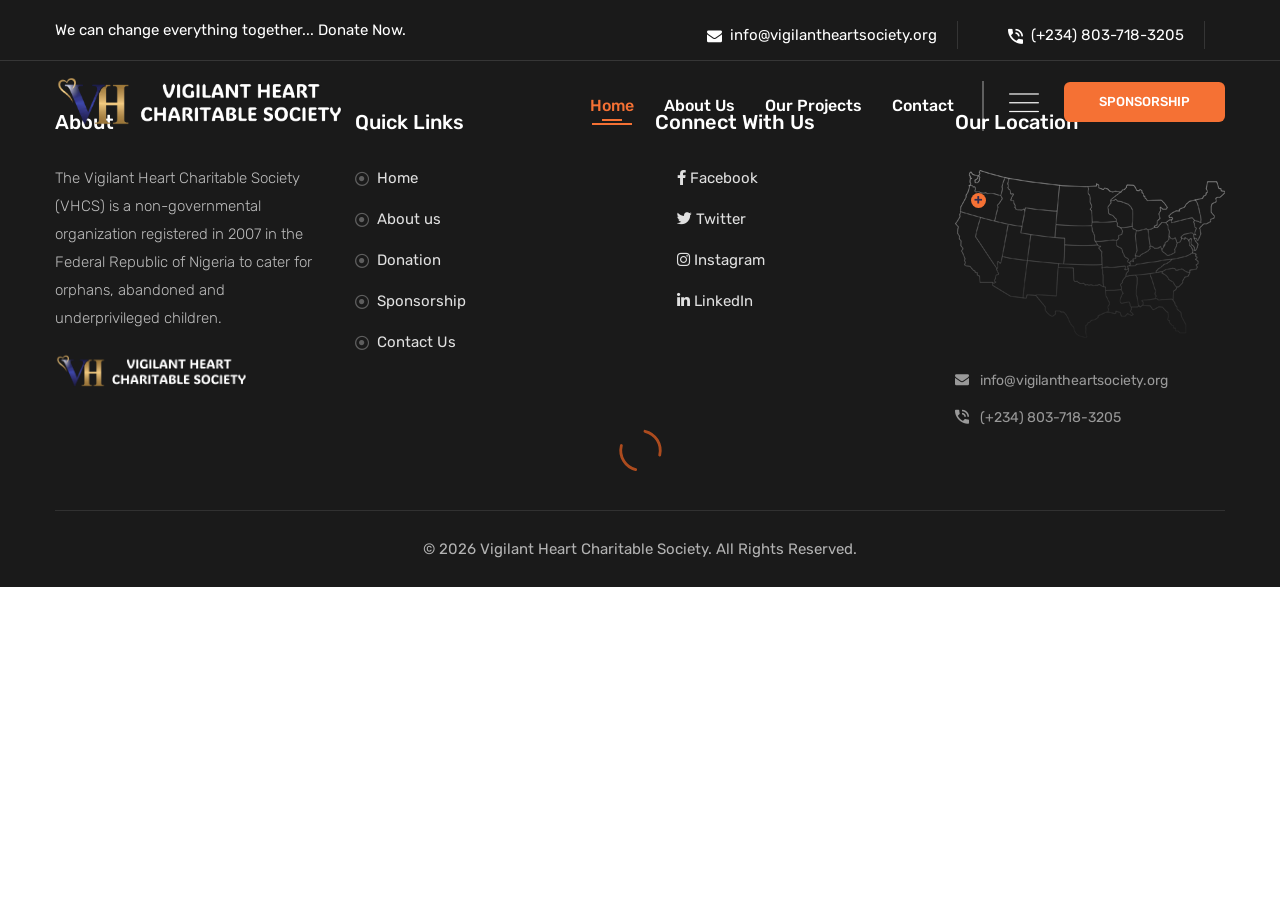
<file: test_split.html>
<!DOCTYPE html>
<html lang="en">

<head>
    <meta charset="utf-8">
    <meta name="description" content="Vigilant Heart Charitable Society is an orphanage and support center in Lagos, Nigeria, dedicated to caring for orphans, abandoned children, and underprivileged youth.">
    <title>We can change everything together | Vigilant Heart Charitable Society</title>

    <link rel="shortcut icon" href="images/favicon-2.png" type="image/x-icon">
    <link rel="icon" href="images/favicon-2.png" type="image/x-icon">

    <!-- Google Fonts -->
    <link href="https://fonts.googleapis.com/css?family=Prata|Rubik:300,400,500,700&amp;display=swap" rel="stylesheet">

    <!-- Stylesheets -->
    <link href="css/bootstrap.css" rel="stylesheet">
    <link href="css/jquery-ui.css" rel="stylesheet">
    <link href="css/swiper.min.css" rel="stylesheet">
    <link href="css/flaticon.css" rel="stylesheet">
    <link href="css/font-awesome.css" rel="stylesheet">
    <link href="css/animate.css" rel="stylesheet">
    <link href="css/custom-animate.css" rel="stylesheet">
    <link href="css/jquery.fancybox.min.css" rel="stylesheet">
    <link href="css/owl.css" rel="stylesheet">
    <link href="css/style.css" rel="stylesheet">
    <link href="css/sidebar-style.css" rel="stylesheet">
    <link href="css/responsive.css" rel="stylesheet">
    <link href="https://cdnjs.cloudflare.com/ajax/libs/font-awesome/6.0.0-beta3/css/all.min.css" rel="stylesheet">

    <!-- Responsive -->
    <meta http-equiv="X-UA-Compatible" content="IE=edge">
    <meta name="viewport" content="width=device-width, initial-scale=1.0, maximum-scale=1.0, user-scalable=0">

</head>

<body>

    <div class="page-wrapper">
        <!-- Preloader -->
        <div class="loader-wrap">
            <div class="preloader"></div>
            <div class="layer layer-one"><span class="overlay"></span></div>
            <div class="layer layer-two"><span class="overlay"></span></div>
            <div class="layer layer-three"><span class="overlay"></span></div>
        </div>

        <!-- Main Header-->
        <header class="main-header style-two">
            <!-- Top bar -->
            <div class="top-bar style-two">
                <div class="auto-container">
                    <div class="wrapper-box">
                        <div class="left-content">
                            <div class="text">We can change everything together... <a href="#"
                                    class="donate-box-btn">Donate Now.</a></div>
                        </div>
                        <div class="right-content">
                            <ul class="contact-info">
                                <li><span class="flaticon-mail"></span><a
                                        href="mailto:info@vigilantheartsociety.org">info@vigilantheartsociety.org</a>
                                </li>
                                <li><span class="flaticon-phone"></span><a href="tel:+2348037183205">(+234)
                                        803-718-3205</a></li>
                            </ul>
                        </div>
                    </div>
                </div>
            </div>

            <!-- Header Upper -->
            <div class="header-upper style-two">
                <div class="auto-container">
                    <div class="wrapper-box">
                        <div class="logo-column">
                            <div class="logo-box">
                                <div class="logo"><a href="index.html"><img src="images/logo-2.png" alt="" title=""></a>
                                </div>
                            </div>
                        </div>
                        <div class="right-column">
                            <div class="option-wrapper">
                                <div class="nav-outer">

                                    <!-- Main Menu -->
                                    <nav class="main-menu navbar-expand-xl navbar-dark">

                                        <div class="collapse navbar-collapse">
                                            <ul class="navigation">
                                                <li class="current"><a href="index.html">Home</a>
                                                </li>
                                                <li class="dropdown"><a href="about.html">About Us</a>
                                                    <ul>
                                                        <li><a href="about.html#our-story">Our Story</a></li>
                                                        <li><a href="about.html#our-mission">Our Mission</a></li>
                                                        <li><a href="about.html#our-vision">Our Vision</a></li>
                                                        <li><a href="about.html#faqs">FAQs</a>
                                                        </li>
                                                    </ul>
                                                </li>

                                                <li class="dropdown"><a href="#">Our Projects</a>
                                                    <ul>
                                                        <li><a href="sponsor.html">Sponsor a Child</a></li>
                                                        <li><a href="#" class="donate-box-btn">Charity Donations</a></li>
                                                        <li><a href="documents/urgent-needs-list.pdf" target="_blank">Urgent Needs</a></li>
                                                    </ul>
                                                </li>
                                                <li><a href="contact.html">Contact</a></li>
                                            </ul>
                                        </div>
                                    </nav><!-- Main Menu End-->

                                </div>

                                <div class="navbar-btn-wrap">
                                    <button class="anim-menu-btn">
                                        <i class="flaticon-menu"></i>
                                    </button>
                                </div>
                                <div class="link-btn volunteer-btn">
                                    <a href="#" class="theme-btn btn-style-four"><span>Sponsorship</span></a>
                                </div>
                            </div>
                        </div>
                    </div>
                </div>
            </div>
            <!--End Header Upper-->

            <!--End Header Upper-->
            <div class="sticky-header style-two">
                <div class="auto-container">
                    <div class="wrapper-box">
                        <div class="logo-column">
                            <div class="logo-box">
                                <div class="logo"><a href="index.html"><img src="images/vhcs-logo.png" alt=""
                                            title=""></a></div>
                            </div>
                        </div>
                        <div class="menu-column">
                            <div class="nav-outer">

                                <div class="nav-inner">

                                    <!-- Main Menu -->
                                    <nav class="main-menu navbar-expand-xl navbar-dark">

                                        <div class="collapse navbar-collapse">
                                            <ul class="navigation">
                                            </ul>
                                        </div>
                                    </nav><!-- Main Menu End-->

                                </div>
                            </div>
                        </div>
                    </div>
                </div>
            </div>

            <!-- Mobile Menu  -->
            <div class="mobile-menu style-two">
                <div class="menu-box">
                    <div class="logo"><a href="index.html"><img src="images/logo-2.png" alt=""></a></div>
                    <!-- Main Menu -->
                    <nav class="main-menu navbar-expand-xl navbar-dark">
                        <div class="navbar-header">
                            <!-- Toggle Button -->
                            <button type="button" class="navbar-toggle" data-toggle="collapse"
                                data-target="#navbarSupportedContent" aria-controls="navbarSupportedContent"
                                aria-expanded="false" aria-label="Toggle navigation">
                                <span class="flaticon-menu"></span>
                            </button>
                        </div>

                        <div class="collapse navbar-collapse" id="navbarSupportedContent">
                            <ul class="navigation">

                            </ul>
                        </div>
                    </nav>
                    <!-- Main Menu End-->
                </div>

            </div>
            <!-- End Mobile Menu -->

            <div class="nav-overlay">
                <div class="cursor"></div>
                <div class="cursor-follower"></div>
            </div>
        </header>
        <!-- End Main Header -->

        <!-- Hidden Sidebar -->
        <section class="hidden-sidebar style-two close-sidebar">
            <div class="sidebar-backdrop"></div>
            <div class="sidebar-content">
                <div class="hidden-sidebar-close"><span class="flaticon-cross"></span></div>
                <div class="logo"><a href="#"><img src="images/vhcs-logo.png" alt=""></a></div>

                <div class="sidebar-inner-content">

                    <div class="sidebar-header">
                        <h3 class="title">A Glimpse of Hope</h3>
                        <p class="quote">"The smallest act of kindness is worth more than the grandest intention."</p>
                    </div>

                    <div class="stories-of-change">
                        <h4 class="stories-title">Stories of Change</h4>
                        <div class="story-card-wrapper">
                            <!-- Story Card 1 -->
                            <a href="#" class="story-card">
                                <div class="story-card-image"
                                    style="background-image: url('images/resource/cause-4.jpg');"></div>
                                <div class="story-card-content">
                                    <h5>Empowering Futures</h5>
                                    <p>Providing education to over 80 children in the home and rural communities.</p>
                                </div>
                            </a>
                            <!-- Story Card 2 -->
                            <a href="#" class="story-card">
                                <div class="story-card-image"
                                    style="background-image: url('images/resource/cause-5.jpg');"></div>
                                <div class="story-card-content">
                                    <h5>Nourishing Hope</h5>
                                    <p>Delivering daily meals to children and families in need.</p>
                                </div>
                            </a>
                            <!-- Story Card 3 -->
                            <a href="#" class="story-card">
                                <div class="story-card-image"
                                    style="background-image: url('images/resource/cause-6.jpg');"></div>
                                <div class="story-card-content">
                                    <h5>Building Health</h5>
                                    <p>Offering free medical check-ups and healthcare services.</p>
                                </div>
                            </a>
                        </div>
                    </div>

                    <div class="sidebar-footer">
                        <div class="action-icons">
                            <a href="#" class="action-icon donate-box-btn">
                                <i class="fa fa-heart"></i>
                                <span>Donate</span>
                            </a>
                            <a href="#" class="action-icon volunteer-btn">
                                <i class="fa fa-users"></i>
                                <span>Volunteer</span>
                            </a>
                            <a href="#project" class="action-icon">
                                <i class="fa fa-briefcase"></i>
                                <span>Projects</span>
                            </a>
                        </div>
                        <div class="social-links-sidebar">
                            <a href="#"><i class="fab fa-whatsapp"></i></a>
                            <a href="#"><i class="fab fa-twitter"></i></a>
                            <a href="#"><i class="fab fa-instagram"></i></a>
                            <a href="#"><i class="fab fa-linkedin"></i></a>
                        </div>
                    </div>

                </div>
            </div>
        </section>
<!-- MIDDLE -->
<!-- Main Footer -->
        <footer class="main-footer style-two">
            <div class="auto-container">
                <div class="widget-wrapper">
                    <div class="row">
                        <!-- About Widget -->
                        <div class="col-lg-3 col-md-6 about-widget-two footer-widget">
                            <h4 class="widget-title">About</h4>
                            <div class="text-small">The Vigilant Heart Charitable Society (VHCS) is a non-governmental
                                organization registered in 2007 in the Federal Republic of Nigeria to cater for orphans,
                                abandoned and underprivileged children.</div>
                            <div class="logo"><a href="index.html"><img src="images/logo-2.png" alt="" width="200"></a>
                            </div>
                        </div>
                        <!-- Link Widget -->
                        <div class="col-lg-3 col-md-6 link-widget-two footer-widget">
                            <h4 class="widget-title">Quick Links</h4>
                            <ul>
                                <li><a href="index.html">Home</a></li>
                                <li><a href="about.html">About us</a></li>
                                <li><a href="#" class="donate-box-btn">Donation</a></li>
                                <li><a href="sponsor.html">Sponsorship</a></li>
                                <li><a href="contact.html">Contact Us</a></li>
                            </ul>
                        </div>
                        <!-- Post Widget -->
                        <div class="col-lg-3 col-md-6 social-widget-two link-widget-two footer-widget">
                            <h4 class="widget-title">Connect With Us</h4>
                            <ul>
                                <li><a href="#"><i class="fab fa-facebook-f"></i> Facebook</a></li>
                                <li><a href="#"><i class="fab fa-twitter"></i> Twitter</a></li>
                                <li><a href="#"><i class="fab fa-instagram"></i> Instagram</a></li>
                                <li><a href="#"><i class="fab fa-linkedin-in"></i> LinkedIn</a></li>
                            </ul>
                        </div>
                        <!-- Location Widget -->
                        <div class="col-lg-3 col-md-6 office-location-widget footer-widget">
                            <h4 class="widget-title">Our Location</h4>
                            <div class="wrapper-box">
                                <div class="location-point">
                                    <div class="content">
                                        <div class="text">No 18, Matthew Osawemen Street, Aro Ologo Road, Lekki, Lagos, Nigeria</div>
                                    </div>
                                    <span class="point"></span>
                                </div>
                            </div>
                            <div class="footer-contact-info" style="margin-top: 15px;">
                                <p style="color: #999; font-size: 14px; margin-bottom: 8px;"><i class="flaticon-mail" style="margin-right: 8px;"></i> info@vigilantheartsociety.org</p>
                                <p style="color: #999; font-size: 14px; margin-bottom: 8px;"><i class="flaticon-phone" style="margin-right: 8px;"></i> (+234) 803-718-3205</p>
                            </div>
                        </div>
                    </div>
                </div>
                <div class="footer-bottom-two">
                    <div class="copy-right-text">© <span id="current-year"></span> Vigilant Heart Charitable Society.
                        All Rights Reserved.</div>
                </div>
            </div>
            <!--Scroll to top-->
            <div class="scroll-to-top scroll-to-target style-two" data-target="html"><span
                    class="icon flaticon-next"></span></div>
        </footer>

        <!-- Donate Popup -->
        <div id="donate-popup" class="donate-popup style-two">

            <div class="popup-overlay"></div>

            <!-- Donate Modal Cursor Overlay -->
            <div class="donate-nav-overlay">
                <div class="cursor-follower">
                    <div class="cursor"></div>
                </div>
            </div>

            <div class="donate-form-area">
                <div class="donate-form-wrapper">
                    <div class="close-donate theme-btn"><span class="flaticon-close"></span></div>

                    <!-- Bank Account Details -->
                    <div class="bank-details">
                        <h3>Bank Transfer Details</h3>
                        <div class="account-cards">
                            <div class="account-card">
                                <div class="bank-logo">
                                    <img src="./images/zenith.png" width="35">
                                </div>
                                <div class="account-info">
                                    <h4>Vigilant Heart Charitable Society</h4>
                                    <div class="account-number">
                                        <span class="label">Account Number:</span>
                                        <span class="number">1011941681</span>
                                        <button class="copy-btn" data-clipboard-text="1011941681">
                                            <i class="fa fa-copy"></i>
                                            <span class="copy-text">Copy</span>
                                        </button>
                                    </div>
                                    <div class="bank-name">Zenith Bank</div>
                                </div>
                            </div>

                            <div class="account-card">
                                <div class="bank-logo">
                                    <img src="./images/globus.png">
                                </div>
                                <div class="account-info">
                                    <h4>Vigilant Heart Charitable Society</h4>
                                    <div class="account-number">
                                        <span class="label">Account Number:</span>
                                        <span class="number">1000002999</span>
                                        <button class="copy-btn" data-clipboard-text="1000002999">
                                            <i class="fa fa-copy"></i>
                                            <span class="copy-text">Copy</span>
                                        </button>
                                    </div>
                                    <div class="bank-name">Globus Bank</div>
                                </div>
                            </div>

                            <div class="account-card">
                                <div class="bank-logo">
                                    <img src="./images/eco.jpg">
                                </div>
                                <div class="account-info">
                                    <h4>Vigilant Heart Charitable Society</h4>
                                    <div class="account-number">
                                        <span class="label">Account Number:</span>
                                        <span class="number">4242016282</span>
                                        <button class="copy-btn" data-clipboard-text="4242016282">
                                            <i class="fa fa-copy"></i>
                                            <span class="copy-text">Copy</span>
                                        </button>
                                    </div>
                                    <div class="bank-name">EcoBank</div>
                                </div>
                            </div>
                        </div>
                    </div>

                    <!-- Alternative Payment Methods -->
                    <div class="payment-methods">
                        <h3>Other Payment Options</h3>
                        <div class="method-grid">
                            <div class="method-card">
                                <div class="method-icon">
                                    <i class="flaticon-phone"></i>
                                </div>
                                <h4>USSD Transfer</h4>
                                <p>Dial *966# and follow the procedures to transfer instantly</p>
                            </div>
                            <div class="method-card">
                                <div class="method-icon">
                                    <i class="fa fa-whatsapp"></i>
                                </div>
                                <h4>WhatsApp Payment</h4>
                                <p>Send us a message at +234 803-718-3205</p>
                            </div>
                        </div>
                    </div>

                    <!-- Call to Action -->
                    <div class="donate-cta">
                        <div class="cta-message">
                            <p><strong>After making your transfer, please send us a screenshot or reference number
                                    to:</strong></p>
                            <div class="contact-info">
                                <div class="contact-item">
                                    <i class="flaticon-mail"></i>
                                    <span>info@vigilantheartsociety.org</span>
                                </div>
                                <div class="contact-item">
                                    <i class="flaticon-phone"></i>
                                    <span>+234 803-718-3205</span>
                                </div>
                            </div>
                        </div>
                        <div class="cta-buttons">
                            <button class="theme-btn btn-style-eight share-btn">
                                <i class="flaticon-share"></i>
                                <span>Share Our Cause</span>
                            </button>
                            <button class="theme-btn btn-style-five volunteer-btn">
                                <i class="flaticon-volunteer"></i>
                                <span>Become a Volunteer</span>
                            </button>
                        </div>
                    </div>

                    <!-- Gratitude Message -->
                    <div class="gratitude-message">
                        <div class="quote-icon">
                            <i class="flaticon-quote"></i>
                        </div>
                        <p>"Your generosity today creates a brighter tomorrow for children who need it most. Thank you
                            for being part of our mission to transform lives through education."</p>
                        <div class="signature">
                            <span>- VHCS Team</span>
                        </div>
                    </div>
                </div>
            </div>
        </div>

        <!-- Volunteer Contact Popup Modal -->
        <div id="volunteer-popup" class="donate-popup style-two">
            <div class="popup-overlay"></div>
            <div class="donate-form-area">
                <div class="donate-form-wrapper">
                    <div class="donate-header">
                        <h1>Become a Volunteer</h1>
                        <p class="subtitle">We are excited to have you join our mission!</p>
                    </div>
                    <div class="impact-message">
                        <div class="message-card">
                            <div class="message-icon"><i class="fa fa-users"></i></div>
                            <h3>Contact Us to Volunteer</h3>
                            <p>To become a volunteer, please contact us using the details below. Our team will get in
                                touch with you as soon as possible!</p>
                            <div class="contact-info">
                                <div class="contact-item">
                                    <i class="flaticon-mail"></i>
                                    <span>info@vigilantheartsociety.org</span>
                                </div>
                                <div class="contact-item">
                                    <i class="flaticon-phone"></i>
                                    <span>+234 803-718-3205</span>
                                </div>
                            </div>
                        </div>
                    </div>
                    <div class="cta-buttons">
                        <button class="theme-btn btn-style-eight close-volunteer"><span>Close</span></button>
                    </div>
                </div>
            </div>
        </div>

    </div>
    <!--End pagewrapper-->



    <!-- JS -->
    <script src="js/jquery.js"></script>
    <script src="js/popper.min.js"></script>
    <script src="js/bootstrap.min.js"></script>
    <script src="js/TweenMax.min.js"></script>
    <script src="js/wow.js"></script>
    <script src="js/owl.js"></script>
    <script src="js/appear.js"></script>
    <script src="js/swiper.min.js"></script>
    <script src="js/jquery.fancybox.js"></script>
    <script src="js/menu-nav-btn.js"></script>
    <script src="js/jquery-ui.js"></script>
    <script src="js/jquery.countdown.min.js"></script>
    <!-- Custom JS -->
    <script src="js/script.js"></script>
    <script>
        // Update copyright year automatically
        document.getElementById('current-year').textContent = new Date().getFullYear();

        // Add custom styles for banner overlay and mobile navigation
        document.addEventListener('DOMContentLoaded', function () {
            const style = document.createElement('style');
            style.textContent = `
            /* Banner overlay for better text readability */
            .banner-section .swiper-slide::before {
                content: '';
                position: absolute;
                top: 0;
                left: 0;
                right: 0;
                bottom: 0;
                background: linear-gradient(to bottom, rgba(0, 0, 0, 0.7), rgba(0, 0, 0, 0.5));
                z-index: 1;
            }
            .banner-section .content-outer {
                position: relative;
                z-index: 2;
            }
            .banner-section .content-box {
                position: relative;
                z-index: 2;
            }
            .banner-section .inner {
                position: relative;
                z-index: 2;
            }
            .banner-section .inner h1 {
                text-shadow: 2px 2px 4px rgba(0, 0, 0, 0.3);
            }
            .banner-section .inner h4 {
                text-shadow: 1px 1px 3px rgba(0, 0, 0, 0.3);
            }

            /* New Donate Modal Styles */
            .donate-popup {
                position: fixed;
                top: 0;
                left: 0;
                width: 100%;
                height: 100%;
                z-index: 9999;
                opacity: 0;
                visibility: hidden;
                transition: all 0.3s ease;
            }

            .donate-popup.popup-visible {
                opacity: 1;
                visibility: visible;
            }

            .popup-overlay {
                position: absolute;
                top: 0;
                left: 0;
                width: 100%;
                height: 100%;
                background: rgba(0, 0, 0, 0.8);
                backdrop-filter: blur(5px);
            }

            .donate-form-area {
                position: absolute;
                top: 50%;
                left: 50%;
                transform: translate(-50%, -50%);
                width: 90%;
                max-width: 800px;
                max-height: 90vh;
                overflow-y: auto;
                scrollbar-width: none; /* Firefox */
                -ms-overflow-style: none; /* Internet Explorer 10+ */
            }

            .donate-form-area::-webkit-scrollbar {
                display: none; /* Chrome, Safari, Opera */
            }

            .donate-form-wrapper {
                background: linear-gradient(135deg, #ffffff 0%, #f8f9fa 100%);
                border-radius: 20px;
                padding: 40px;
                box-shadow: 0 20px 60px rgba(0, 0, 0, 0.3);
                position: relative;
                border: 1px solid rgba(245, 113, 52, 0.1);
            }

            .close-donate {
                position: absolute;
                top: 20px;
                right: 20px;
                width: 40px;
                height: 40px;
                border-radius: 50%;
                color: white;
                border: none;
                cursor: pointer;
                display: flex;
                align-items: center;
                justify-content: center;
                transition: all 0.3s ease;
                z-index: 10;
            }

            .close-donate:hover {
                background: #d40032;
                transform: scale(1.1);
            }

            /* Header Section */
            .donate-header {
                margin-bottom: 30px;
                text-align: center;
                padding-bottom: 30px;
                border-bottom: 2px solid rgba(245, 113, 52, 0.1);
            }

            .heart-icon {
                width: 80px;
                height: 80px;
                background: linear-gradient(135deg, #f57134, #d40032);
                border-radius: 50%;
                display: flex;
                align-items: center;
                justify-content: center;
                margin: 0 auto 20px;
                box-shadow: 0 10px 30px rgba(245, 113, 52, 0.3);
            }

            .heart-icon i {
                font-size: 36px;
                color: white;
            }

            .donate-header h1 {
                font-size: 2.5rem;
                color: #302c51;
                margin-bottom: 10px;
                font-weight: 700;
            }

            .donate-header .subtitle {
                font-size: 1.1rem;
                color: #858585;
                margin: 0;
            }

            /* Impact Message */
            .impact-message {
                margin-bottom: 30px;
            }

            .message-card {
                background: linear-gradient(135deg, #f57134, #d40032);
                color: white;
                padding: 30px;
                border-radius: 15px;
                text-align: center;
                position: relative;
                overflow: hidden;
            }

            .message-card::before {
                content: '';
                position: absolute;
                top: -50%;
                right: -50%;
                width: 200%;
                height: 200%;
                background: rgba(255, 255, 255, 0.1);
                border-radius: 50%;
                animation: float 6s ease-in-out infinite;
            }

            @keyframes float {
                0%, 100% { transform: translateY(0px) rotate(0deg); }
                50% { transform: translateY(-20px) rotate(180deg); }
            }

            .message-icon {
                font-size: 48px;
                margin-bottom: 20px;
                position: relative;
                z-index: 2;
            }

            .message-card h3 {
                font-size: 1.8rem;
                margin-bottom: 15px;
                position: relative;
                z-index: 2;
            }

            .message-card p {
                font-size: 1rem;
                line-height: 1.6;
                margin-bottom: 25px;
                position: relative;
                z-index: 2;
            }

            .impact-stats {
                display: flex;
                justify-content: space-around;
                position: relative;
                z-index: 2;
            }

            .stat {
                text-align: center;
            }

            .stat .number {
                display: block;
                font-size: 2rem;
                font-weight: 700;
                margin-bottom: 5px;
            }

            .stat .label {
                font-size: 0.9rem;
                opacity: 0.9;
            }

            /* Donation Options */
            .donation-options {
                margin-bottom: 30px;
            }

            .donation-options h3 {
                text-align: center;
                color: #302c51;
                margin-bottom: 20px;
                font-size: 1.5rem;
            }

            .amount-grid {
                display: grid;
                grid-template-columns: repeat(auto-fit, minmax(150px, 1fr));
                gap: 15px;
            }

            .amount-card {
                background: white;
                border: 2px solid #e9ecef;
                border-radius: 12px;
                padding: 20px;
                text-align: center;
                cursor: pointer;
                transition: all 0.3s ease;
                position: relative;
                overflow: hidden;
            }

            .amount-card::before {
                content: '';
                position: absolute;
                top: 0;
                left: -100%;
                width: 100%;
                height: 100%;
                background: linear-gradient(90deg, transparent, rgba(245, 113, 52, 0.1), transparent);
                transition: left 0.5s ease;
            }

            .amount-card:hover::before {
                left: 100%;
            }

            .amount-card:hover,
            .amount-card.active {
                border-color: #f57134;
                transform: translateY(-5px);
                box-shadow: 0 10px 30px rgba(245, 113, 52, 0.2);
            }

            .amount-card .amount {
                font-size: 1.5rem;
                font-weight: 700;
                color: #f57134;
                margin-bottom: 8px;
            }

            .amount-card .description {
                font-size: 0.9rem;
                color: #858585;
                line-height: 1.4;
            }

            /* Bank Details */
            .bank-details {
                margin-bottom: 30px;
                padding-top: 20px;
            }

            .bank-details h3 {
                text-align: center;
                color: #302c51;
                margin-bottom: 30px;
                font-size: 2rem;
                font-weight: 700;
            }

            .account-cards {
                display: grid;
                grid-template-columns: repeat(auto-fit, minmax(300px, 1fr));
                gap: 20px;
            }

            .account-card {
                background: white;
                border: 2px solid #e9ecef;
                border-radius: 15px;
                padding: 25px;
                display: flex;
                align-items: flex-start;
                gap: 20px;
                transition: all 0.3s ease;
                position: relative;
                overflow: visible;
            }

            .account-card::before {
                content: '';
                position: absolute;
                top: 0;
                left: 0;
                width: 4px;
                height: 100%;
                background: linear-gradient(to bottom, #f57134, #d40032);
                transition: width 0.3s ease;
            }

            .account-card:hover::before {
                width: 100%;
                opacity: 0.1;
            }

            .account-card:hover {
                border-color: #f57134;
                transform: translateY(-3px);
                box-shadow: 0 10px 30px rgba(245, 113, 52, 0.15);
            }

            .bank-logo {
                width: 60px;
                height: 60px;
                display: flex;
                align-items: center;
                justify-content: center;
                flex-shrink: 0;
            }

            .account-info {
                flex: 1;
            }

            .account-info h4 {
                color: #302c51;
                margin-bottom: 10px;
                font-size: 1.1rem;
            }

            .account-number {
                display: flex;
                align-items: center;
                gap: 10px;
                margin-bottom: 8px;
                background: #f8f9fa;
                padding: 12px;
                border-radius: 8px;
                border: 1px solid #e9ecef;
                position: relative;
                flex-wrap: wrap;
                min-height: 50px;
            }

            .account-number .label {
                font-size: 0.9rem;
                color: #858585;
                font-weight: 500;
                white-space: nowrap;
                min-width: 120px;
            }

            .account-number .number {
                font-family: 'Courier New', monospace;
                font-size: 1.1rem;
                font-weight: 700;
                color: #302c51;
                letter-spacing: 1px;
                background: white;
                padding: 6px 10px;
                border-radius: 4px;
                border: 1px solid #dee2e6;
                flex: 1;
                min-width: 150px;
                text-align: center;
            }

            .copy-btn {
                background: #f57134;
                color: white;
                border: 2px solid #f57134;
                border-radius: 6px;
                padding: 8px 12px;
                cursor: pointer;
                transition: all 0.3s ease;
                font-size: 0.8rem;
                display: flex;
                align-items: center;
                gap: 5px;
                font-weight: 500;
                min-width: 70px;
                justify-content: center;
                position: relative;
                flex-shrink: 0;
                white-space: nowrap;
                height: 36px;
                box-shadow: 0 2px 8px rgba(245, 113, 52, 0.2);
            }

            .copy-btn:hover {
                background: #d40032;
                border-color: #d40032;
                transform: scale(1.05);
                box-shadow: 0 4px 12px rgba(245, 113, 52, 0.3);
            }

            .copy-btn.copied {
                background: #02c06d;
                animation: pulse 0.6s ease;
            }

            .copy-btn .copy-text {
                font-size: 0.75rem;
                font-weight: 600;
            }

            .copy-btn i {
                font-size: 0.9rem;
            }

            @keyframes pulse {
                0% { transform: scale(1); }
                50% { transform: scale(1.1); }
                100% { transform: scale(1); }
            }

            .bank-name {
                font-size: 0.9rem;
                color: #858585;
                font-weight: 500;
            }

            /* Payment Methods */
            .payment-methods {
                margin-bottom: 30px;
            }

            .payment-methods h3 {
                text-align: center;
                color: #302c51;
                margin-bottom: 20px;
                font-size: 1.5rem;
            }

            .method-grid {
                display: grid;
                grid-template-columns: repeat(auto-fit, minmax(200px, 1fr));
                gap: 20px;
            }

            .method-card {
                background: white;
                border: 2px solid #e9ecef;
                border-radius: 12px;
                padding: 25px;
                text-align: center;
                transition: all 0.3s ease;
            }

            .method-card:hover {
                border-color: #f57134;
                transform: translateY(-3px);
                box-shadow: 0 10px 30px rgba(245, 113, 52, 0.15);
            }

            .method-icon {
                width: 60px;
                height: 60px;
                background: linear-gradient(135deg, #02c06d, #18bec2);
                border-radius: 50%;
                display: flex;
                align-items: center;
                justify-content: center;
                margin: 0 auto 15px;
            }

            .method-icon i {
                font-size: 28px;
                color: white;
            }

            .method-card h4 {
                color: #302c51;
                margin-bottom: 10px;
                font-size: 1.1rem;
            }

            .method-card p {
                color: #858585;
                font-size: 0.9rem;
                margin: 0;
            }

            /* CTA Section */
            .donate-cta {
                background: linear-gradient(135deg, #f8f9fa, #e9ecef);
                border-radius: 15px;
                padding: 30px;
                margin-bottom: 30px;
                text-align: center;
            }

            .cta-message {
                margin-bottom: 25px;
            }

            .cta-message p {
                color: #302c51;
                font-size: 1rem;
                margin-bottom: 20px;
            }

            .contact-info {
                display: flex;
                justify-content: center;
                gap: 30px;
                flex-wrap: wrap;
                margin-top: 10px;
            }

            .contact-item {
                display: flex;
                align-items: center;
                gap: 10px;
                background: white;
                padding: 12px 20px;
                border-radius: 25px;
                color: #302c51;
                font-weight: 600;
                box-shadow: 0 5px 15px rgba(0, 0, 0, 0.1);
                cursor: pointer;
                transition: all 0.3s ease;
                word-break: break-all;
                justify-content: center;
            }

            .contact-item:hover {
                transform: translateY(-2px);
                box-shadow: 0 8px 25px rgba(0, 0, 0, 0.15);
            }

            @media (max-width: 600px) {
                .contact-info {
                    flex-direction: column;
                    align-items: center;
                    gap: 15px;
                }
                .contact-item {
                    width: 100%;
                    min-width: 0;
                    justify-content: center;
                    text-align: center;
                    padding: 14px 10px;
                    font-size: 1rem;
                }
            }

            .cta-buttons {
                display: flex;
                justify-content: center;
                gap: 20px;
                flex-wrap: wrap;
            }

            .cta-buttons .theme-btn {
                padding: 12px 25px;
                border-radius: 25px;
                font-weight: 600;
                transition: all 0.3s ease;
            }

            .cta-buttons .theme-btn:hover {
                transform: translateY(-3px);
                box-shadow: 0 10px 30px rgba(245, 113, 52, 0.3);
            }

            /* Gratitude Message */
            .gratitude-message {
                background: linear-gradient(135deg, #302c51, #4a4a6a);
                color: white;
                padding: 30px;
                border-radius: 15px;
                text-align: center;
                position: relative;
                overflow: hidden;
            }

            .gratitude-message::before {
                content: '';
                position: absolute;
                top: 0;
                left: 0;
                right: 0;
                bottom: 0;
                background: url('data:image/svg+xml,<svg xmlns="http://www.w3.org/2000/svg" viewBox="0 0 100 100"><defs><pattern id="grain" width="100" height="100" patternUnits="userSpaceOnUse"><circle cx="25" cy="25" r="1" fill="white" opacity="0.1"/><circle cx="75" cy="75" r="1" fill="white" opacity="0.1"/><circle cx="50" cy="10" r="0.5" fill="white" opacity="0.1"/><circle cx="10" cy="60" r="0.5" fill="white" opacity="0.1"/><circle cx="90" cy="40" r="0.5" fill="white" opacity="0.1"/></pattern></defs><rect width="100" height="100" fill="url(%23grain)"/></svg>');
                opacity: 0.3;
            }

            .quote-icon {
                font-size: 48px;
                color: rgba(255, 255, 255, 0.3);
                margin-bottom: 20px;
                position: relative;
                z-index: 2;
            }

            .gratitude-message p {
                font-size: 1.1rem;
                line-height: 1.6;
                margin-bottom: 20px;
                position: relative;
                z-index: 2;
                font-style: italic;
            }

            .signature {
                font-weight: 600;
                color: #f57134;
                position: relative;
                z-index: 2;
            }

            /* Responsive Design */
            @media (max-width: 768px) {
                .donate-form-wrapper {
                    padding: 25px;
                    margin: 20px;
                }

                .donate-header h1 {
                    font-size: 2rem;
                }

                .amount-grid {
                    grid-template-columns: repeat(2, 1fr);
                }

                .account-cards {
                    grid-template-columns: 1fr;
                }

                .method-grid {
                    grid-template-columns: 1fr;
                }

                .contact-info {
                    flex-direction: column;
                    align-items: center;
                }

                .cta-buttons {
                    flex-direction: column;
                    align-items: center;
                }

                .impact-stats {
                    flex-direction: column;
                    gap: 15px;
                }

                /* Mobile account number improvements */
                .account-number {
                    flex-direction: column;
                    align-items: stretch;
                    gap: 8px;
                }

                .account-number .label {
                    min-width: auto;
                    text-align: center;
                }

                .account-number .number {
                    min-width: auto;
                    text-align: center;
                }

                .copy-btn {
                    align-self: center;
                    margin-top: 5px;
                }
            }

            @media (max-width: 480px) {
                .donate-form-wrapper {
                    padding: 20px;
                }

                .amount-grid {
                    grid-template-columns: 1fr;
                }

                .account-card {
                    flex-direction: column;
                    text-align: center;
                }

                .account-number {
                    flex-direction: column;
                    align-items: stretch;
                    gap: 8px;
                }

                .account-number .label {
                    min-width: auto;
                    text-align: center;
                }

                .account-number .number {
                    min-width: auto;
                    text-align: center;
                }

                .copy-btn {
                    align-self: center;
                    margin-top: 5px;
                    width: 100%;
                    max-width: 120px;
                }
            }

            /* Existing mobile navigation styles */
            @media (max-width: 991px) {
                .header-upper .logo-box,
                .header-upper .navbar-btn-wrap {
                    background: transparent !important;
                }
                .header-upper .logo-box .logo,
                .header-upper .navbar-btn-wrap .anim-menu-btn {
                    background: transparent !important;
                }
                .mobile-menu .menu-box {
                    background: transparent !important;
                }
                .mobile-menu .navbar-toggle {
                    background: transparent !important;
                }
                /* Mobile logo size adjustments */
                .header-upper .logo-box .logo img {
                    max-width: 120px !important;
                    height: auto !important;
                }
                .mobile-menu .logo img {
                    max-width: 170px !important;
                    height: auto !important;
                }
                .sticky-header .logo img {
                    max-width: 120px !important;
                    height: auto !important;
                }
                /* Mobile navigation styles */
                .mobile-menu .navigation {
                    background: #ffffff !important;
                }
                .mobile-menu .navigation li {
                    background: #ffffff !important;
                }
                .mobile-menu .navigation li a {
                    color: #333333 !important;
                    border-bottom: 1px solid #f0f0f0 !important;
                }
                .mobile-menu .navigation li.dropdown .dropdown-btn {
                    color: #333333 !important;
                }
                .mobile-menu .navigation li.dropdown .dropdown-menu {
                    background: #ffffff !important;
                }
                .mobile-menu .navigation li.dropdown .dropdown-menu li a {
                    color: #333333 !important;
                }
                /* White collapse icon */
                .navbar-toggle .icon-bar,
                .navbar-toggle .icon-bar:before,
                .navbar-toggle .icon-bar:after {
                    background-color: #ffffff !important;
                }
                .navbar-toggle:hover .icon-bar,
                .navbar-toggle:hover .icon-bar:before,
                .navbar-toggle:hover .icon-bar:after {
                    background-color: #ffffff !important;
                }
                .navbar-toggle .flaticon-menu {
                    color: #ffffff !important;
                }
                .navbar-toggle:hover .flaticon-menu {
                    color: #ffffff !important;
                }
                .anim-menu-btn .flaticon-menu {
                    color: #ffffff !important;
                }
                .anim-menu-btn:hover .flaticon-menu {
                    color: #ffffff !important;
                }
            }

            /* Donate Modal Cursor Overlay */
            .donate-nav-overlay {
                position: fixed;
                top: 0;
                left: 0;
                width: 100%;
                height: 100%;
                pointer-events: none;
                z-index: 9998;
                display: none;
            }

            .donate-nav-overlay.active {
                display: block;
            }

            .donate-nav-overlay .cursor-follower {
                position: fixed;
                width: 60px;
                height: 60px;
                background: rgba(255, 255, 255, 0.3);
                border-radius: 50%;
                pointer-events: none;
                z-index: 9998;
                transform: translate(-50%, -50%);
                display: flex;
                align-items: center;
                justify-content: center;
            }

            .donate-nav-overlay .cursor {
                position: absolute;
                width: 12px;
                height: 12px;
                background: rgba(255, 255, 255, 0.8);
                border-radius: 50%;
                pointer-events: none;
                z-index: 9999;
                transform: translate(-50%, -50%);
            }

            .donate-nav-overlay .cursor-follower.active {
                transform: translate(-50%, -50%) scale(1.2);
                background: rgba(255, 255, 255, 0.5);
            }

            .donate-nav-overlay .cursor.active {
                background: rgba(255, 255, 255, 1);
                transform: translate(-50%, -50%) scale(1.2);
            }

            .donate-nav-overlay .cursor-follower.close-cursor {
                background: rgba(255, 255, 255, 0.8);
                transform: translate(-50%, -50%) scale(1.1);
            }

            /* Donate Modal Styles */
        `;
            document.head.appendChild(style);

            // Enhanced Donate Modal Functionality
            function initDonateModal() {
                console.log('Initializing donate modal...');

                // Copy to clipboard functionality
                const copyButtons = document.querySelectorAll('.copy-btn');
                console.log('Found copy buttons:', copyButtons.length);
                copyButtons.forEach((button, index) => {
                    console.log(`Setting up copy button ${index + 1}:`, button);
                    button.addEventListener('click', async function (e) {
                        e.preventDefault();
                        e.stopPropagation();

                        const textToCopy = this.getAttribute('data-clipboard-text');
                        console.log('Copying text:', textToCopy);

                        try {
                            await navigator.clipboard.writeText(textToCopy);

                            // Visual feedback
                            this.classList.add('copied');
                            this.innerHTML = '<i class="fa fa-check"></i><span class="copy-text">Copied!</span>';

                            // Reset after 2 seconds
                            setTimeout(() => {
                                this.classList.remove('copied');
                                this.innerHTML = '<i class="fa fa-copy"></i><span class="copy-text">Copy</span>';
                            }, 2000);

                            // Show success message
                            showNotification('Account number copied to clipboard!', 'success');

                        } catch (err) {
                            console.log('Clipboard API failed, using fallback:', err);
                            // Fallback for older browsers
                            const textArea = document.createElement('textarea');
                            textArea.value = textToCopy;
                            document.body.appendChild(textArea);
                            textArea.select();
                            document.execCommand('copy');
                            document.body.removeChild(textArea);

                            // Visual feedback
                            this.classList.add('copied');
                            this.innerHTML = '<i class="fa fa-check"></i><span class="copy-text">Copied!</span>';

                            setTimeout(() => {
                                this.classList.remove('copied');
                                this.innerHTML = '<i class="fa fa-copy"></i><span class="copy-text">Copy</span>';
                            }, 2000);

                            showNotification('Account number copied to clipboard!', 'success');
                        }
                    });
                });

                // Contact item click functionality
                const contactItems = document.querySelectorAll('.contact-item');
                contactItems.forEach(item => {
                    item.addEventListener('click', function () {
                        const text = this.querySelector('span').textContent;

                        if (text.includes('@')) {
                            // Email
                            window.open(`mailto:${text}?subject=Donation Confirmation&body=Hi, I have made a donation to VHCS. Please find the transaction details attached.`);
                        } else if (text.includes('+')) {
                            // Phone
                            window.open(`tel:${text}`);
                        }
                    });
                });

                // Share functionality
                const shareBtn = document.querySelector('.share-btn');
                if (shareBtn) {
                    shareBtn.addEventListener('click', function () {
                        const shareData = {
                            title: 'Support VHCS - Make a Difference Today',
                            text: 'Join us in transforming lives through education. Every donation helps underprivileged children access quality education.',
                            url: window.location.href
                        };

                        if (navigator.share) {
                            navigator.share(shareData);
                        } else {
                            // Fallback: copy URL to clipboard
                            navigator.clipboard.writeText(window.location.href);
                            showNotification('Link copied to clipboard!', 'success');
                        }
                    });
                }

                // Volunteer button functionality
                const volunteerBtn = document.querySelector('.volunteer-btn');
                if (volunteerBtn) {
                    volunteerBtn.addEventListener('click', function () {
                        // Close donate modal
                        const donatePopup = document.getElementById('donate-popup');
                        if (donatePopup) {
                            donatePopup.classList.remove('popup-visible');
                            document.querySelector('.popup-overlay').style.display = 'none';
                        }

                        // Scroll to volunteer section or show volunteer modal
                        showNotification('Thank you for your interest in volunteering! We\'ll contact you soon.', 'info');
                    });
                }

                // Enhanced close functionality
                const closeBtn = document.querySelector('.close-donate');
                const overlay = document.querySelector('.popup-overlay');

                if (closeBtn) {
                    closeBtn.addEventListener('click', closeDonateModal);
                }

                if (overlay) {
                    overlay.addEventListener('click', closeDonateModal);
                }

                // ESC key to close
                document.addEventListener('keydown', function (e) {
                    if (e.key === 'Escape') {
                        closeDonateModal();
                    }
                });
            }

            // Close donate modal function
            function closeDonateModal() {
                const donatePopup = document.getElementById('donate-popup');
                if (donatePopup) {
                    donatePopup.classList.remove('popup-visible');
                    document.querySelector('.popup-overlay').style.display = 'none';
                }
            }

            // Notification system
            function showNotification(message, type = 'info') {
                // Remove existing notifications
                const existingNotifications = document.querySelectorAll('.notification');
                existingNotifications.forEach(notification => notification.remove());

                // Create notification element
                const notification = document.createElement('div');
                notification.className = `notification notification-${type}`;
                notification.innerHTML = `
                <div class="notification-content">
                    <i class="flaticon-${type === 'success' ? 'check' : type === 'error' ? 'close' : 'info'}"></i>
                    <span>${message}</span>
                </div>
            `;

                // Add styles for notification
                const notificationStyles = document.createElement('style');
                notificationStyles.textContent = `
                .notification {
                    position: fixed;
                    top: 20px;
                    right: 20px;
                    background: white;
                    border-radius: 10px;
                    padding: 15px 20px;
                    box-shadow: 0 10px 30px rgba(0, 0, 0, 0.2);
                    z-index: 10000;
                    transform: translateX(400px);
                    transition: transform 0.3s ease;
                    border-left: 4px solid #f57134;
                }
                .notification.notification-success {
                    border-left-color: #02c06d;
                }
                .notification.notification-error {
                    border-left-color: #d40032;
                }
                .notification.notification-info {
                    border-left-color: #18bec2;
                }
                .notification.show {
                    transform: translateX(0);
                }
                .notification-content {
                    display: flex;
                    align-items: center;
                    gap: 10px;
                }
                .notification-content i {
                    font-size: 1.2rem;
                    color: #f57134;
                }
                .notification.notification-success .notification-content i {
                    color: #02c06d;
                }
                .notification.notification-error .notification-content i {
                    color: #d40032;
                }
                .notification.notification-info .notification-content i {
                    color: #18bec2;
                }
                .notification-content span {
                    color: #302c51;
                    font-weight: 500;
                }
            `;
                document.head.appendChild(notificationStyles);

                // Add to page
                document.body.appendChild(notification);

                // Show notification
                setTimeout(() => {
                    notification.classList.add('show');
                }, 100);

                // Hide after 4 seconds
                setTimeout(() => {
                    notification.classList.remove('show');
                    setTimeout(() => {
                        notification.remove();
                    }, 300);
                }, 4000);
            }

            // Initialize donate modal when DOM is loaded
            if (document.getElementById('donate-popup')) {
                initDonateModal();
            }

            // Enhanced donate button functionality
            const donateButtons = document.querySelectorAll('.donate-box-btn');
            donateButtons.forEach(button => {
                button.addEventListener('click', function (e) {
                    e.preventDefault();

                    // Show donate modal
                    const donatePopup = document.getElementById('donate-popup');
                    if (donatePopup) {
                        donatePopup.classList.add('popup-visible');
                        document.querySelector('.popup-overlay').style.display = 'block';

                        // Analytics tracking
                        if (typeof gtag !== 'undefined') {
                            gtag('event', 'open_donate_modal', {
                                'event_category': 'donation',
                                'event_label': 'donate_modal_opened'
                            });
                        }
                    }
                });
            });

            // Donate Modal Functionality
        });

        // Donate Modal Cursor System
        function initDonateCursor() {
            const donateNavOverlay = document.querySelector('.donate-nav-overlay');
            const donateCursor = document.querySelector('.donate-nav-overlay .cursor');
            const donateCursorFollower = document.querySelector('.donate-nav-overlay .cursor-follower');
            const donateFormArea = document.querySelector('.donate-form-area');
            const donatePopup = document.getElementById('donate-popup');

            if (!donateNavOverlay || !donateCursor || !donateCursorFollower) return;

            let posX = 0, posY = 0;
            let mouseX = 0, mouseY = 0;

            // Animation loop using requestAnimationFrame
            function animateCursor() {
                if (donateNavOverlay.classList.contains('active')) {
                    // Smaller circle follows mouse directly
                    mouseX = mouseX;
                    mouseY = mouseY;

                    // Bigger circle follows smaller circle with delay
                    posX += (mouseX - posX) / 6;
                    posY += (mouseY - posY) / 6;

                    // Position the bigger circle (follower)
                    donateCursorFollower.style.left = posX + 'px';
                    donateCursorFollower.style.top = posY + 'px';

                    // Position the smaller circle at the center of the bigger circle
                    donateCursor.style.left = '50%';
                    donateCursor.style.top = '50%';
                }
                requestAnimationFrame(animateCursor);
            }

            // Track mouse movement
            document.addEventListener('mousemove', function (e) {
                const scrollTop = window.pageYOffset || document.documentElement.scrollTop;
                mouseX = e.pageX;
                mouseY = e.pageY - scrollTop;
            });

            // Show cursor when mouse is outside modal content
            document.addEventListener('mousemove', function (e) {
                if (donatePopup && donatePopup.classList.contains('popup-visible')) {
                    const rect = donateFormArea.getBoundingClientRect();
                    const isInsideModal = e.clientX >= rect.left && e.clientX <= rect.right &&
                        e.clientY >= rect.top && e.clientY <= rect.bottom;

                    if (!isInsideModal) {
                        donateNavOverlay.classList.add('active');
                    } else {
                        donateNavOverlay.classList.remove('active');
                    }
                }
            });

            // Button hover effects
            document.addEventListener('mouseenter', function (e) {
                if (e.target.matches('button, a') && donateNavOverlay.classList.contains('active')) {
                    donateCursor.classList.add('active');
                    donateCursorFollower.classList.add('active');
                }
            });

            document.addEventListener('mouseleave', function (e) {
                if (e.target.matches('button, a')) {
                    donateCursor.classList.remove('active');
                    donateCursorFollower.classList.remove('active');
                }
            });

            // Close cursor effect when hovering over overlay
            donateNavOverlay.addEventListener('mouseenter', function () {
                if (donateNavOverlay.classList.contains('active')) {
                    donateCursor.classList.add('close-cursor');
                    donateCursorFollower.classList.add('close-cursor');
                }
            });

            donateNavOverlay.addEventListener('mouseleave', function () {
                donateCursor.classList.remove('close-cursor');
                donateCursorFollower.classList.remove('close-cursor');
            });

            // Start animation
            animateCursor();
        }

        // Initialize donate cursor when DOM is loaded
        if (document.querySelector('.donate-nav-overlay')) {
            initDonateCursor();
        }

        // Donate Modal Functionality

        // Volunteer Modal Functionality
        document.addEventListener('DOMContentLoaded', function () {
            // Open volunteer modal
            document.querySelectorAll('.volunteer-btn').forEach(function (btn) {
                btn.addEventListener('click', function (e) {
                    e.preventDefault();
                    var volunteerPopup = document.getElementById('volunteer-popup');
                    if (volunteerPopup) {
                        volunteerPopup.classList.add('popup-visible');
                        volunteerPopup.querySelector('.popup-overlay').style.display = 'block';
                    }
                });
            });
            // Close volunteer modal
            document.querySelectorAll('.close-volunteer, #volunteer-popup .popup-overlay').forEach(function (btn) {
                btn.addEventListener('click', function () {
                    var volunteerPopup = document.getElementById('volunteer-popup');
                    if (volunteerPopup) {
                        volunteerPopup.classList.remove('popup-visible');
                        volunteerPopup.querySelector('.popup-overlay').style.display = 'none';
                    }
                });
            });
        });

        $(function () {
            $('.volunteer-btn').on('click', function (e) {
                e.preventDefault();
                $('#volunteer-popup').addClass('popup-visible');
                $('#volunteer-popup .popup-overlay').show();
            });
            $('.close-volunteer, #volunteer-popup .popup-overlay').on('click', function () {
                $('#volunteer-popup').removeClass('popup-visible');
                $('#volunteer-popup .popup-overlay').hide();
            });
        });
    </script>

</body>

</html>
</file>
<file: css/flaticon.css>
/*
  	Flaticon icon font: Flaticon
  	Creation date: 23/10/2019 06:52
  	*/

@font-face {
  font-family: "Flaticon";
  src: url("../fonts/Flaticon.eot");
  src: url("../fonts/Flaticond41d.eot?#iefix") format("embedded-opentype"),
       url("../fonts/Flaticon.woff2") format("woff2"),
       url("../fonts/Flaticon.woff") format("woff"),
       url("../fonts/Flaticon.ttf") format("truetype"),
       url("../fonts/Flaticon.svg#Flaticon") format("svg");
  font-weight: normal;
  font-style: normal;
}

@media screen and (-webkit-min-device-pixel-ratio:0) {
  @font-face {
    font-family: "Flaticon";
    src: url("../fonts/Flaticon.svg#Flaticon") format("svg");
  }
}

[class^="flaticon-"]:before, [class*=" flaticon-"]:before,
[class^="flaticon-"]:after, [class*=" flaticon-"]:after {   
  font-family: Flaticon;
  font-style: normal;
}

.flaticon-devil:before { content: "\f100"; }
.flaticon-mail:before { content: "\f101"; }
.flaticon-phone:before { content: "\f102"; }
.flaticon-menu:before { content: "\f103"; }
.flaticon-multimedia:before { content: "\f104"; }
.flaticon-next:before { content: "\f105"; }
.flaticon-heart:before { content: "\f106"; }
.flaticon-fruit:before { content: "\f107"; }
.flaticon-reward:before { content: "\f108"; }
.flaticon-shield:before { content: "\f109"; }
.flaticon-point:before { content: "\f10a"; }
.flaticon-eye:before { content: "\f10b"; }
.flaticon-comment:before { content: "\f10c"; }
.flaticon-arrow:before { content: "\f10d"; }
.flaticon-menu-1:before { content: "\f10e"; }
.flaticon-maid:before { content: "\f10f"; }
.flaticon-multimedia-1:before { content: "\f110"; }
.flaticon-clock:before { content: "\f111"; }
.flaticon-love:before { content: "\f112"; }
.flaticon-login:before { content: "\f113"; }
.flaticon-user:before { content: "\f114"; }
.flaticon-tattoo:before { content: "\f115"; }
.flaticon-for-sale-1:before { content: "\f116"; }
.flaticon-world:before { content: "\f117"; }
.flaticon-hands-and-gestures:before { content: "\f118"; }
.flaticon-tick:before { content: "\f119"; }
.flaticon-phone-1:before { content: "\f11a"; }
.flaticon-heart-1:before { content: "\f11b"; }
.flaticon-refresh:before { content: "\f11c"; }
.flaticon-search:before { content: "\f11d"; }
.flaticon-arrow-1:before { content: "\f11e"; }
.flaticon-lgtb-1:before { content: "\f11f"; }
.flaticon-money-1:before { content: "\f120"; }
.flaticon-pin:before { content: "\f121"; }
.flaticon-heart-2:before { content: "\f122"; }
.flaticon-comment-1:before { content: "\f123"; }
.flaticon-folder:before { content: "\f124"; }
.flaticon-logo:before { content: "\f125"; }
.flaticon-minus:before { content: "\f126"; }
.flaticon-europe:before { content: "\f127"; }
.flaticon-arrow-2:before { content: "\f128"; }
.flaticon-ecology-and-environment:before { content: "\f129"; }
.flaticon-more:before { content: "\f12a"; }
.flaticon-link:before { content: "\f12b"; }
.flaticon-more-1:before { content: "\f12c"; }
.flaticon-user-1:before { content: "\f12d"; }
.flaticon-avatar:before { content: "\f12e"; }
.flaticon-search-1:before { content: "\f12f"; }
.flaticon-bag:before { content: "\f130"; }
.flaticon-next-1:before { content: "\f131"; }
.flaticon-book:before { content: "\f132"; }
.flaticon-share:before { content: "\f133"; }
.flaticon-quote:before { content: "\f134"; }
.flaticon-plus:before { content: "\f135"; }
.flaticon-close:before { content: "\f136"; }
.flaticon-cross:before { content: "\f137"; }
.flaticon-shop-1:before { content: "\f138"; }
.flaticon-check:before { content: "\f139"; }
.flaticon-cancel:before { content: "\f13a"; }
</file>
